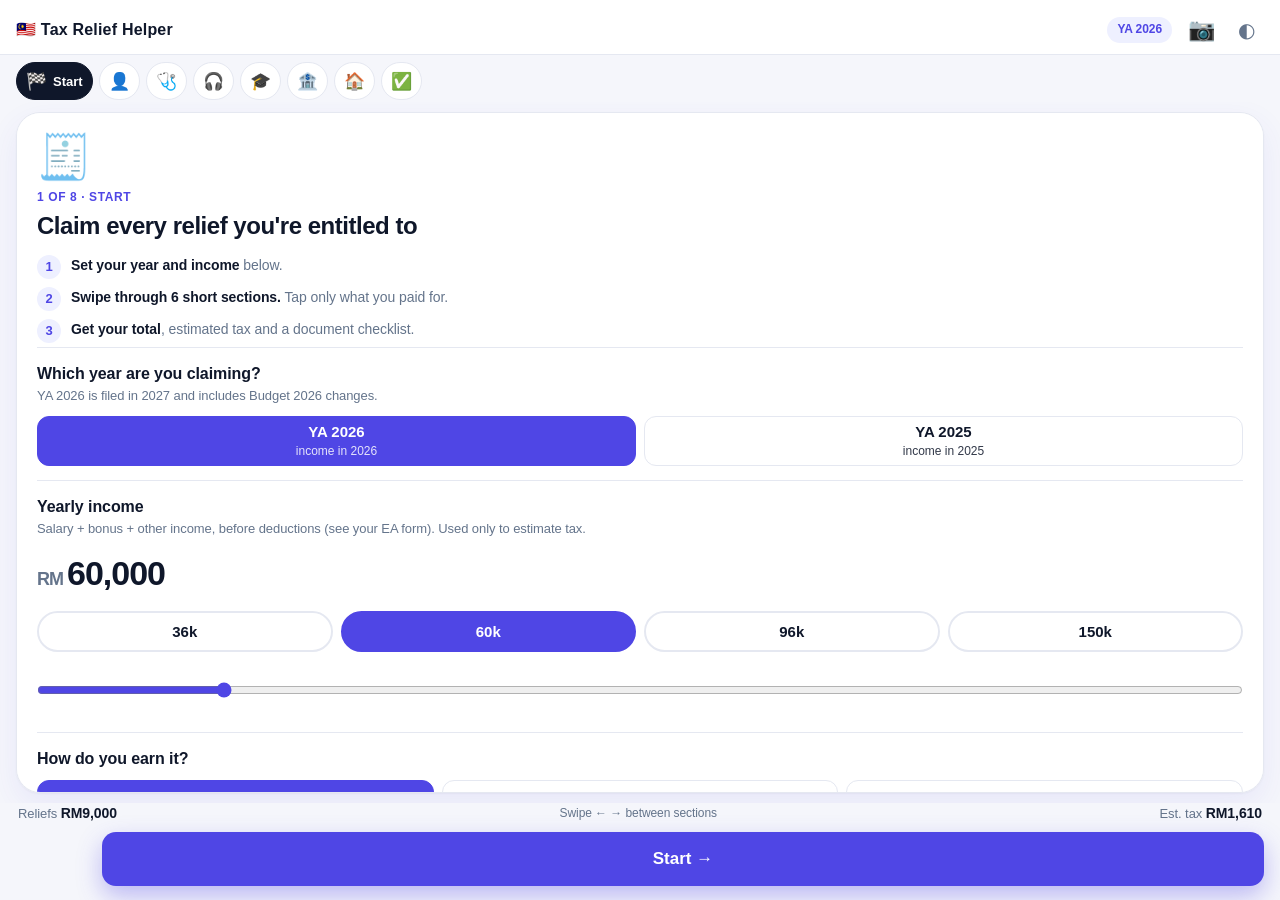
<file: index.html>
<!doctype html>
<html lang="en">
<head>
<meta charset="utf-8">
<meta name="viewport" content="width=device-width, initial-scale=1">
<title>Tax Relief Helper</title>
<meta http-equiv="refresh" content="0; url=tax-relief/">
<link rel="canonical" href="tax-relief/">
<style>body{font:16px/1.5 -apple-system,BlinkMacSystemFont,"Segoe UI",Roboto,sans-serif;margin:0;padding:40px 16px;text-align:center;background:#f4f6f5;color:#14201d}a{color:#0f766e;font-weight:700}</style>
</head>
<body>
<p>Opening the Tax Relief Helper…</p>
<p><a href="tax-relief/">Tap here if it doesn't open</a></p>
<script>location.replace("tax-relief/" + location.search + location.hash);</script>
</body>
</html>
</file>
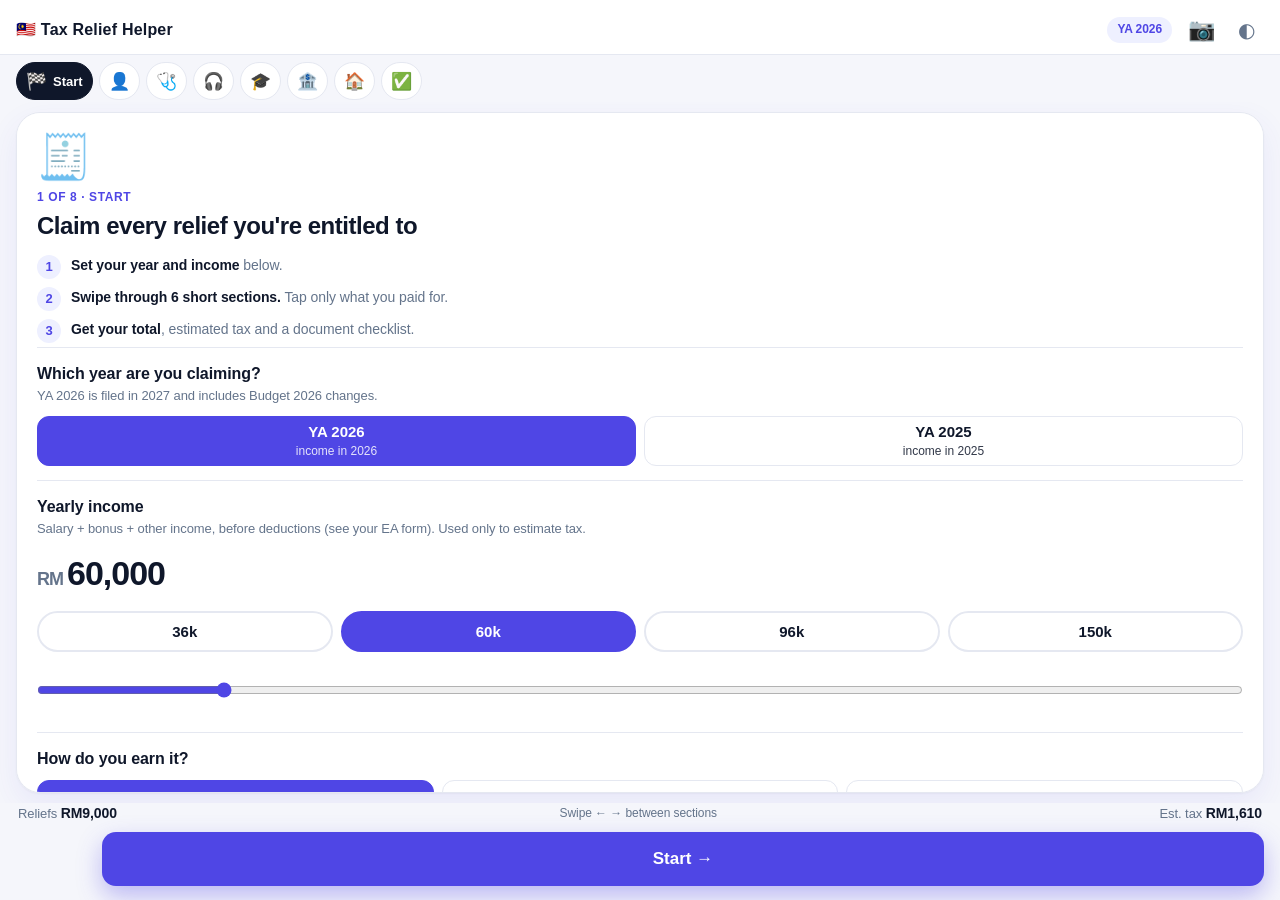
<file: tax-relief/index.html>
<!doctype html>
<html lang="en">
<head>
<meta charset="utf-8">
<meta name="viewport" content="width=device-width, initial-scale=1, viewport-fit=cover, user-scalable=no">
<meta name="theme-color" content="#4f46e5">
<meta name="apple-mobile-web-app-capable" content="yes">
<meta name="apple-mobile-web-app-status-bar-style" content="black-translucent">
<meta name="apple-mobile-web-app-title" content="Relief Helper">
<title>Tax Relief Helper</title>
<style>
:root{
  /* Horizon: clean fintech. Indigo accent on cool whites. */
  --bg:#f5f6fb; --card:#ffffff; --ink:#0f172a; --muted:#64748b; --line:#e5e8f1;
  --brand:#4f46e5; --brand-ink:#ffffff; --brand-soft:#eef0ff; --accent:#f59e0b; --danger:#dc2626; --ok:#16a34a;
  --shadow:0 1px 2px rgba(15,23,42,.04), 0 12px 32px rgba(79,70,229,.08);
  --hero:linear-gradient(135deg,#4f46e5 0%,#6d5df6 55%,#8b7bff 100%);
  --tab-cur-bg:#0f172a; --tab-cur-ink:#ffffff;
}
@media (prefers-color-scheme: dark){
  :root:not([data-theme="light"]){
    --bg:#0b1020; --card:#141a2e; --ink:#e7eaf6; --muted:#94a0bf; --line:#252d48;
    --brand:#8b85ff; --brand-ink:#0b0d24; --brand-soft:#232a55; --accent:#fbbf24; --danger:#f87171; --ok:#4ade80;
    --shadow:0 12px 32px rgba(0,0,0,.45);
    --hero:linear-gradient(135deg,#3b33c9 0%,#5546e0 55%,#6f62f0 100%);
    --tab-cur-bg:#e7eaf6; --tab-cur-ink:#0b1020;
    color-scheme:dark;
  }
}
:root[data-theme="dark"]{
  color-scheme:dark;
  --bg:#0b1020; --card:#141a2e; --ink:#e7eaf6; --muted:#94a0bf; --line:#252d48;
  --brand:#8b85ff; --brand-ink:#0b0d24; --brand-soft:#232a55; --accent:#fbbf24; --danger:#f87171; --ok:#4ade80;
  --shadow:0 12px 32px rgba(0,0,0,.45);
  --hero:linear-gradient(135deg,#3b33c9 0%,#5546e0 55%,#6f62f0 100%);
  --tab-cur-bg:#e7eaf6; --tab-cur-ink:#0b1020;
}
*{box-sizing:border-box;-webkit-tap-highlight-color:transparent}
html,body{margin:0;height:100%;background:var(--bg);color:var(--ink);font:16px/1.45 -apple-system,BlinkMacSystemFont,"Segoe UI",Roboto,Helvetica,Arial,sans-serif;overscroll-behavior:none}
body{display:flex;flex-direction:column;padding:env(safe-area-inset-top,0px) env(safe-area-inset-right,0px) env(safe-area-inset-bottom,0px) env(safe-area-inset-left,0px)}
header{display:flex;align-items:center;gap:10px;padding:12px 16px 6px}
header h1{font-size:15px;margin:0;font-weight:700;letter-spacing:.2px;flex:1}
header .pill{font-size:12px;font-weight:700;background:var(--brand-soft);color:var(--brand);padding:4px 10px;border-radius:99px}
.iconbtn{border:0;background:transparent;color:var(--muted);font-size:20px;width:36px;height:36px;border-radius:10px}
.progress{height:4px;margin:4px 16px 0;background:var(--line);border-radius:4px;overflow:hidden}
.progress>i{display:block;height:100%;width:0;background:var(--brand);transition:width .3s}
.meta{display:flex;justify-content:space-between;font-size:12px;color:var(--muted);padding:6px 18px 0}
main{flex:1;position:relative;overflow:hidden;touch-action:pan-y}
.card>*{flex-shrink:0}
.card{position:absolute;inset:10px 16px 10px;background:var(--card);border-radius:22px;box-shadow:var(--shadow);padding:22px 20px;display:flex;flex-direction:column;overflow-y:auto;transition:transform .28s ease,opacity .28s ease}
.card.out-left{transform:translateX(-110%);opacity:0}
.card.out-right{transform:translateX(110%);opacity:0}
.card.in-right{transform:translateX(110%);opacity:0;transition:none}
.card.in-left{transform:translateX(-110%);opacity:0;transition:none}
.emoji{font-size:44px;line-height:1;margin-bottom:10px}
.kicker{font-size:12px;font-weight:700;text-transform:uppercase;letter-spacing:.8px;color:var(--brand)}
h2{font-size:24px;line-height:1.2;margin:6px 0 8px}
p.sub{color:var(--muted);margin:0 0 14px;font-size:15px}
.cap{display:inline-block;font-size:13px;font-weight:700;color:var(--ink);background:var(--brand-soft);padding:4px 10px;border-radius:99px;margin-bottom:14px}
.spacer{flex:1;min-height:12px}
.opts{display:grid;gap:10px}
.opt{display:flex;align-items:center;gap:12px;width:100%;text-align:left;border:2px solid var(--line);background:transparent;color:var(--ink);border-radius:16px;padding:16px;font-size:17px;font-weight:600}
.opt .e{font-size:24px}
.opt.sel{border-color:var(--brand);background:var(--brand-soft)}
.opt:active{transform:scale(.98)}
.row2{display:grid;grid-template-columns:1fr 1fr;gap:10px}
.big{font-size:40px;font-weight:800;letter-spacing:-1px;margin:6px 0 2px;font-variant-numeric:tabular-nums}
.big small{font-size:18px;font-weight:700;color:var(--muted);margin-right:4px}
.chips{display:flex;flex-wrap:wrap;gap:8px;margin:12px 0}
.chip{border:2px solid var(--line);background:transparent;color:var(--ink);border-radius:99px;padding:10px 14px;font-size:15px;font-weight:700}
.chip.sel{border-color:var(--brand);background:var(--brand);color:var(--brand-ink)}
input[type=range]{width:100%;height:44px;accent-color:var(--brand);margin:4px 0}
.stepper{display:flex;align-items:center;justify-content:space-between;border:2px solid var(--line);border-radius:16px;padding:8px 10px 8px 16px;margin-bottom:10px}
.stepper .lab{font-weight:600;font-size:15px;flex:1;padding-right:8px}
.stepper .lab small{display:block;color:var(--muted);font-weight:500;font-size:12.5px}
.stepper .ctl{display:flex;align-items:center;gap:8px}
.stepper button{width:44px;height:44px;border-radius:12px;border:0;background:var(--brand-soft);color:var(--brand);font-size:24px;font-weight:800}
.stepper .n{min-width:24px;text-align:center;font-weight:800;font-size:20px;font-variant-numeric:tabular-nums}
.sublist .item{border-top:1px solid var(--line);padding:12px 0}
.sublist .item:first-child{border-top:0}
.sublist .hd{display:flex;justify-content:space-between;font-weight:600;font-size:15px}
.sublist .hd span:last-child{font-variant-numeric:tabular-nums}
.note{font-size:13px;color:var(--muted);background:var(--bg);border-radius:12px;padding:10px 12px;margin-top:12px}
.warn{color:var(--danger)}
.nav{display:flex;gap:10px;padding:0 16px 14px}
.nav button{flex:1;height:54px;border-radius:16px;border:0;font-size:17px;font-weight:700}
.nav .back{background:var(--card);color:var(--ink);box-shadow:var(--shadow);flex:0 0 76px}
.nav .next{background:var(--brand);color:var(--brand-ink)}
.nav .skip{background:transparent;color:var(--muted);flex:0 0 auto;padding:0 12px}
.hint{text-align:center;font-size:12px;color:var(--muted);padding:0 0 6px}
.sum-row{display:flex;justify-content:space-between;gap:12px;padding:9px 0;border-bottom:1px solid var(--line);font-size:15px}
.sum-row span:last-child{font-weight:700;font-variant-numeric:tabular-nums;white-space:nowrap}
.sum-row.total{border-bottom:0;font-size:17px}
.hero{background:var(--brand);color:var(--brand-ink);border-radius:18px;padding:16px;margin:4px 0 14px}
.hero .l{font-size:13px;opacity:.85;font-weight:600}
.hero .v{font-size:32px;font-weight:800;font-variant-numeric:tabular-nums}
.hero .g{display:grid;grid-template-columns:1fr 1fr;gap:10px;margin-top:10px}
.hero .g div{background:rgba(255,255,255,.14);border-radius:12px;padding:8px 10px}
.hero .g b{display:block;font-size:18px}
h3{font-size:15px;margin:18px 0 6px}
.docs li{margin:4px 0;font-size:14px}
.actions{display:grid;grid-template-columns:1fr 1fr;gap:10px;margin-top:16px}
.actions button{height:48px;border-radius:14px;border:2px solid var(--line);background:transparent;color:var(--ink);font-weight:700;font-size:15px}
.toast{position:fixed;left:50%;bottom:calc(90px + env(safe-area-inset-bottom));transform:translateX(-50%);background:var(--ink);color:var(--bg);padding:10px 16px;border-radius:12px;font-size:14px;opacity:0;transition:opacity .2s;pointer-events:none}
.toast.show{opacity:1}
@media print{
  header,.progress,.meta,.nav,.hint,.actions{display:none!important}
  main{overflow:visible}
  .card{position:static;box-shadow:none;inset:auto}
}
.sheet{position:fixed;inset:0;background:var(--bg);z-index:20;display:none;flex-direction:column;padding:env(safe-area-inset-top,0px) env(safe-area-inset-right,0px) env(safe-area-inset-bottom,0px) env(safe-area-inset-left,0px)}
.sheet.open{display:flex}
.sheet .top{display:flex;align-items:center;gap:10px;padding:12px 16px}
.sheet .top h1{flex:1;font-size:17px;margin:0}
.sheet .body{flex:1;overflow-y:auto;padding:0 16px 24px}
.panel{background:var(--card);border-radius:20px;box-shadow:var(--shadow);padding:18px;margin-bottom:14px}
.snap{display:flex;align-items:center;justify-content:center;gap:10px;width:100%;height:56px;border-radius:16px;border:0;background:var(--brand);color:var(--brand-ink);font-size:17px;font-weight:700}
.snap.alt{background:var(--brand-soft);color:var(--brand)}
.thumb{width:100%;max-height:260px;object-fit:contain;border-radius:14px;background:var(--bg);margin-top:12px}
textarea{width:100%;min-height:110px;border:2px solid var(--line);border-radius:14px;background:var(--bg);color:var(--ink);padding:12px;font:15px/1.4 inherit;font-family:inherit;margin-top:8px;resize:vertical}
.verdict{border-radius:16px;padding:14px;margin-top:12px}
.verdict.ok{background:color-mix(in srgb,var(--ok) 16%,transparent)}
.verdict.maybe{background:color-mix(in srgb,var(--accent) 18%,transparent)}
.verdict.no{background:color-mix(in srgb,var(--danger) 16%,transparent)}
.verdict h4{margin:0 0 4px;font-size:17px}
.verdict p{margin:4px 0;font-size:14px}
.cats{display:flex;flex-wrap:wrap;gap:8px;margin-top:10px}
.rlist .r{display:flex;gap:12px;align-items:center;padding:10px 0;border-top:1px solid var(--line)}
.rlist .r:first-child{border-top:0}
.rlist img{width:52px;height:52px;object-fit:cover;border-radius:10px;background:var(--bg);flex:0 0 52px}
.rlist .m{flex:1;font-size:14px;min-width:0}
.rlist .m b{display:block;font-size:15px;white-space:nowrap;overflow:hidden;text-overflow:ellipsis}
.rlist .x{border:0;background:transparent;color:var(--muted);font-size:20px;width:40px;height:40px}
.dot{display:inline-block;width:9px;height:9px;border-radius:50%;margin-right:6px}
.badge{position:absolute;top:2px;right:2px;min-width:18px;height:18px;border-radius:9px;background:var(--accent);color:#000;font-size:11px;font-weight:800;display:none;align-items:center;justify-content:center;padding:0 5px}
.danger{background:var(--danger)!important;color:#fff!important}
.items .it{display:flex;gap:10px;padding:8px 0;border-top:1px solid var(--line);font-size:14px}
.items .it:first-child{border-top:0}
.items .it .nm{flex:1;min-width:0}
.items .it .nm small{display:block;color:var(--muted)}
.items .it .am{font-weight:700;font-variant-numeric:tabular-nums;white-space:nowrap}
.addbtn{margin-top:8px}
.addbtn:disabled{opacity:.6}
details.fallback summary{font-weight:700;cursor:pointer;padding:4px 0}
.spin{display:inline-block;animation:spin 1s linear infinite}
@keyframes spin{to{transform:rotate(360deg)}}
@media (prefers-reduced-motion: reduce){.spin{animation:none}.card{transition:none}}
.tabs{display:flex;gap:6px;padding:8px 16px 2px;overflow-x:auto;scrollbar-width:none;-webkit-overflow-scrolling:touch}
.tabs::-webkit-scrollbar{display:none}
.tabs button{flex:0 0 auto;height:38px;min-width:38px;border-radius:99px;border:2px solid transparent;background:var(--card);color:var(--muted);font-size:17px;padding:0 9px;display:flex;align-items:center;gap:6px;font-weight:700}
.tabs button .nm{font-size:13px;display:none}
.tabs button.cur{background:var(--brand);color:var(--brand-ink)}
.tabs button.cur .nm{display:inline}
.tabs button.done{border-color:var(--brand-soft)}
.field{padding:14px 0;border-top:1px solid var(--line)}
.field.first{border-top:0;padding-top:4px}
.flabel{font-weight:700;font-size:16px;margin-bottom:10px}
.flabel small{display:block;font-weight:500;color:var(--muted);font-size:13px;margin-top:2px}
.seg{display:flex;gap:8px;flex-wrap:wrap}
.seg button{flex:1 1 0;min-width:88px;min-height:48px;border-radius:14px;border:2px solid var(--line);background:transparent;color:var(--ink);font-weight:700;font-size:15px;padding:6px 8px;line-height:1.2}
.seg button small{font-weight:500;font-size:12px;opacity:.85}
.seg button.sel{border-color:var(--brand);background:var(--brand);color:var(--brand-ink)}
.reveal{margin-left:6px;padding-left:12px;border-left:3px solid var(--brand-soft)}
.rel{border:2px solid var(--line);border-radius:16px;margin-bottom:10px;overflow:hidden;background:var(--card)}
.rel.has{border-color:color-mix(in srgb,var(--brand) 55%,var(--line))}
.relhd{display:flex;align-items:center;gap:12px;width:100%;padding:14px;border:0;background:transparent;color:var(--ink);text-align:left;font-size:16px;font-weight:700}
.relhd .e{font-size:24px;width:30px;text-align:center;flex:0 0 30px}
.relhd .t{flex:1;min-width:0}
.relhd small{display:block;font-weight:500;font-size:12.5px;color:var(--muted);margin-top:2px}
.relhd .v{font-variant-numeric:tabular-nums;font-size:15px;color:var(--brand);white-space:nowrap;font-weight:800}
.rel:not(.has) .relhd .v{color:var(--muted);font-weight:700}
.relhd .chev{color:var(--muted);transition:transform .2s;font-size:12px}
.rel.open .chev{transform:rotate(90deg)}
.relbd{padding:0 14px 14px}
.relbd .big{font-size:32px}
.auto{background:var(--brand-soft);border-radius:16px;padding:12px 14px;margin-top:6px}
.auto .sum-row{border-color:color-mix(in srgb,var(--brand) 25%,transparent);font-size:14px}
.auto .sum-row:last-child{border-bottom:0}
.how{display:grid;gap:8px;margin:6px 0 4px;padding:0;list-style:none}
.how li{display:flex;gap:10px;align-items:flex-start;font-size:14px;color:var(--muted)}
.how li b{color:var(--ink)}
.how .n{flex:0 0 24px;height:24px;border-radius:50%;background:var(--brand-soft);color:var(--brand);font-weight:800;font-size:13px;display:flex;align-items:center;justify-content:center}
.endhint{text-align:center;color:var(--muted);font-size:13px;margin:14px 0 2px}
.totals{display:flex;justify-content:space-between;align-items:center;gap:8px;padding:0 18px 8px;font-size:13px;color:var(--muted)}
.totals b{color:var(--ink);font-variant-numeric:tabular-nums;font-size:14px}
#hint{flex:1;text-align:center;font-size:12px}
.inc-chips .chip{flex:1 1 0}
/* ---- Horizon structure ---- */
body{font-family:"Inter",-apple-system,BlinkMacSystemFont,"Segoe UI",Roboto,sans-serif;letter-spacing:-.005em}
header{background:var(--card);box-shadow:0 1px 0 var(--line)}
header h1{font-weight:800;font-size:16px}
.card{border-radius:24px;border:1px solid var(--line)}
h2{font-weight:800;letter-spacing:-.02em}
.hero{background:var(--hero);border-radius:22px;color:#fff}
.tabs button{background:var(--card);border:1px solid var(--line)}
.tabs button.cur{background:var(--tab-cur-bg);color:var(--tab-cur-ink);border-color:var(--tab-cur-bg)}
.tabs button.done{border-color:color-mix(in srgb,var(--brand) 40%,var(--line))}
.seg button{border-width:1.5px;border-radius:12px}
.rel{border-width:1px;border-radius:18px;box-shadow:0 1px 2px rgba(15,23,42,.04)}
.nav .next{border-radius:14px;box-shadow:0 10px 24px color-mix(in srgb,var(--brand) 35%,transparent)}
.kicker{color:var(--brand);letter-spacing:.6px}
</style>
</head>
<body>
<header>
  <h1>🇲🇾 Tax Relief Helper</h1>
  <span class="pill" id="yaPill">YA 2026</span>
  <button class="iconbtn" id="receiptBtn" aria-label="Check a receipt" style="position:relative;font-size:22px">📷<span class="badge" id="rcBadge"></span></button>
  <button class="iconbtn" id="themeBtn" aria-label="Switch theme">◐</button>
</header>
<nav class="tabs" id="tabs" aria-label="Sections"></nav>
<main id="stage"></main>
<div class="totals"><span>Reliefs <b id="totRel">RM9,000</b></span><span id="hint">Swipe ← → between sections</span><span>Est. tax <b id="totTax">RM0</b></span></div>
<div class="nav">
  <button class="back" id="backBtn" aria-label="Previous section">←</button>
  <button class="next" id="nextBtn">Next →</button>
</div>
<div class="toast" id="toast"></div>

<div class="sheet" id="sheet" role="dialog" aria-label="Receipt checker">
  <div class="top"><button class="iconbtn" id="sheetClose" aria-label="Close">✕</button><h1>📷 Receipt checker</h1><span class="pill" id="sheetYa"></span></div>
  <div class="body">
    <div class="panel">
      <div class="kicker">Upload a receipt</div>
      <p class="sub" style="margin:6px 0 12px" id="aiNote">Take a photo or pick one from your gallery. Claude reads every item and checks it against the YA relief rules.</p>
      <label class="snap" for="photoIn">📸 Snap or upload receipt</label>
      <input id="photoIn" type="file" accept="image/jpeg,image/png,image/webp,image/heic,image/*" hidden>
      <img id="photoPrev" class="thumb" alt="" hidden>
      <div id="rcResult"></div>
    </div>
    <div class="panel">
      <details id="aiSettings">
        <summary style="font-weight:700;cursor:pointer;padding:4px 0">⚙️ AI receipt checking: <span id="aiState">off</span></summary>
        <p class="sub" style="margin:8px 0 6px">Paste your Anthropic API key to let Claude read receipt photos. The key is saved only in this browser on this device and is sent only to Anthropic. Each check costs about RM0.15–0.25 on your Anthropic account.</p>
        <p class="sub" style="margin:0 0 8px">Get a key at <b>console.anthropic.com</b> → API Keys. Use a key just for this app and set a monthly spend limit there.</p>
        <input id="aiKey" type="password" autocomplete="off" placeholder="sk-ant-..." style="width:100%;height:48px;border:2px solid var(--line);border-radius:14px;background:var(--bg);color:var(--ink);padding:0 12px;font-size:15px">
        <div class="row2" style="margin-top:10px"><button class="snap" id="aiKeySave">Save key</button><button class="snap alt" id="aiKeyClear">Remove key</button></div>
      </details>
    </div>
    <div class="panel">
      <details class="fallback" id="fallback">
        <summary>No photo? Type the receipt instead</summary>
        <p class="sub" style="margin:6px 0 0">Type the shop and items, or on iPhone tap the box and choose <b>Scan Text</b>. This quick check uses built-in keyword rules.</p>
        <textarea id="rcText" placeholder="e.g. Popular Bookstore, novel RM45"></textarea>
        <button class="snap alt" id="rcCheck" style="margin-top:10px">🔍 Check eligibility</button>
        <div id="rcTextResult"></div>
      </details>
    </div>
    <div class="panel">
      <div class="kicker">Saved receipts · <span id="rcCount">0</span></div>
      <div class="rlist" id="rcList"></div>
    </div>
    <div class="note">This checker matches keywords against LHDN relief rules. It's a guide, not a ruling. When in doubt, keep the receipt and confirm with LHDN (HASiL Contact Centre or hasil.gov.my).</div>
  </div>
</div>

<script>
"use strict";
/* ============================================================
   RELIEF DATA — Malaysia resident individual, Form BE.
   YA 2025 = income earned in 2025 (filed in 2026).
   YA 2026 = income earned in 2026 (filed in 2027), with Budget 2026 changes.
   Figures compiled from published guides; verify against LHDN (hasil.gov.my).
   ============================================================ */
const RM = n => "RM" + Math.round(n).toLocaleString("en-MY");
const RM2 = n => "RM" + Number(n).toLocaleString("en-MY",{minimumFractionDigits:2,maximumFractionDigits:2});
const BANDS = [[5000,0],[15000,.01],[15000,.03],[15000,.06],[20000,.11],[30000,.19],[300000,.25],[200000,.26],[1400000,.28],[Infinity,.30]];
function taxOn(ci){let t=0,left=Math.max(0,ci);for(const [w,r] of BANDS){const x=Math.min(left,w);t+=x*r;left-=x;if(left<=0)break;}return t;}

const RELIEFS = [
  {id:"individual", cat:"Personal", e:"🧍", t:"Individual & dependent relatives", cap:9000, auto:true,
   docs:[], note:"Given automatically to every resident individual."},
  {id:"disabledSelf", cat:"Personal", e:"♿", t:"Disabled individual", cap:7000, fixed:true, when:s=>s.a.disabled==="yes",
   docs:["JKM disability (OKU) card / certification"]},
  {id:"spouse", cat:"Family", e:"💍", t:"Spouse / alimony to former wife", cap:4000, fixed:true, when:s=>s.a.married==="yes" && s.a.spouseIncome==="no",
   docs:["Marriage certificate","Spouse's proof of no income / joint assessment election"]},
  {id:"disabledSpouse", cat:"Family", e:"♿", t:"Disabled spouse", cap:6000, fixed:true, when:s=>s.a.married==="yes" && s.a.spouseDisabled==="yes",
   docs:["Spouse's JKM certification"]},
  {id:"childcare", cat:"Children", e:"🧸", ya:{2025:"Registered childcare centre / kindergarten, child aged 6 or below",2026:"Registered childcare, kindergarten, day-care or after-school transit centre, child aged 12 or below"},
   t:"Childcare / kindergarten fees", cap:3000, when:()=>hasKids(),
   docs:["Receipts from a centre registered with JKM / Ministry of Education"], tip:"Only one parent can claim for the same child."},
  {id:"breastfeed", cat:"Children", e:"🍼", t:"Breastfeeding equipment", cap:1000, when:s=>s.a.gender==="f" && hasKids(),
   docs:["Receipt for breast pump, cooler bag, etc."], tip:"Mothers only, child aged 2 or below, once every 2 years."},
  {id:"sspn", cat:"Children", e:"🎓", t:"SSPN net savings", cap:8000, when:()=>hasKids(),
   docs:["SSPN annual statement (deposits minus withdrawals in the year)"]},
  {id:"medical", cat:"Medical", e:"🩺", t:"Medical expenses — self, spouse & children", cap:10000, group:true, when:()=>true,
   subs:[
     {id:"serious", t:"Serious illness & fertility treatment", cap:10000},
     {id:"vaccine", t:"Vaccinations", cap:1000, ya:{2025:"Listed vaccines only",2026:"Any NPRA-registered vaccine"}},
     {id:"dental", t:"Dental examination & treatment", cap:1000},
     {id:"checkup", t:"Check-up, screening, self-test kits, mental health", cap:1000},
     {id:"learning", t:"Child learning disability — diagnosis & intervention", capYA:{2025:6000,2026:10000}, when:()=>hasKids()}
   ], docs:["Clinic/hospital receipts","Doctor's certification for serious illness"]},
  {id:"parents", cat:"Medical", e:"👵", t:"Medical care for parents / grandparents", cap:8000, when:()=>true,
   docs:["Receipts","Medical practitioner's certification for care/treatment"], tip:"Includes full check-up & vaccination (sub-limit RM1,000). Parents must live in Malaysia."},
  {id:"equipment", cat:"Medical", e:"🦽", t:"Supporting equipment for disabled family", cap:6000, when:()=>true,
   docs:["Receipts for wheelchair, hearing aid, dialysis machine, prosthetics, etc."], tip:"Spectacles and optical lenses don't qualify."},
  {id:"eduFees", cat:"Education", e:"📚", t:"Your own education fees", cap:7000, when:()=>true,
   docs:["Fee receipts","Offer letter / course details"], tip:"Recognised upskilling / self-enhancement courses are capped at RM2,000 within this."},
  {id:"lifestyle", cat:"Lifestyle", e:"📱", t:"Lifestyle — books, gadgets, internet", cap:2500, when:()=>true,
   docs:["Receipts for books, phone, tablet, PC","Internet bills in your name"], tip:"Not for business use. Covers self, spouse and children."},
  {id:"sports", cat:"Lifestyle", e:"🏸", t:"Sports & fitness", cap:1000, when:()=>true,
   docs:["Receipts for equipment, gym / court fees, race registrations"]},
  {id:"tourism", cat:"Lifestyle", e:"🏝️", t:"Tourist attraction & cultural entrance fees", cap:1000, onlyYA:[2026], when:()=>true,
   docs:["Entrance tickets / receipts"], tip:"New for YA 2026 (Budget 2026)."},
  {id:"green", cat:"Lifestyle", e:"🔌", ya:{2025:"EV charging equipment / subscription, food waste composting machine",2026:"EV charging, composting machine, food waste grinder, home CCTV"},
   t:"EV charging & green home items", cap:2500, when:()=>true,
   docs:["Purchase / installation / subscription receipts"], tip:"Not for business use."},
  {id:"epf", cat:"Savings", e:"🏦", t:"EPF contributions (employee)", cap:4000, suggest:s=>Math.min(4000,s.income*0.11), when:s=>(s.a.job||"employed")!=="other",
   docs:["EA form (shows EPF deducted)","i-Akaun statement"], tip:"Part of the RM7,000 combined life insurance + EPF limit."},
  {id:"life", cat:"Savings", e:"🛡️", t:"Life insurance / family takaful", ya:{2025:"Self and spouse",2026:"Self, spouse and (new) eligible children"}, cap:3000, when:()=>true,
   docs:["Insurer's annual premium statement"]},
  {id:"prs", cat:"Savings", e:"📈", t:"Private Retirement Scheme & deferred annuity", cap:3000, when:()=>true,
   docs:["PRS provider's annual statement"]},
  {id:"eduMed", cat:"Savings", e:"🏥", t:"Education & medical insurance premiums", cap:4000, when:()=>true,
   docs:["Insurer's annual premium statement"]},
  {id:"socso", cat:"Savings", e:"🧾", t:"SOCSO & EIS contributions", cap:350, suggest:s=>(s.a.job||"employed")==="employed"?Math.min(350,Math.round(Math.min(s.income,72000)*0.007)):0, when:s=>(s.a.job||"employed")==="employed",
   docs:["EA form / payslips"]},
  {id:"home", cat:"Housing", e:"🏠", t:"First home loan interest", capFn:s=>s.a.homePrice==="mid"?5000:7000, when:()=>true,
   docs:["SPA (signed 1 Jan 2025 – 31 Dec 2027)","Bank's yearly interest statement"], tip:"Interest only, first 3 consecutive years. RM7,000 if price ≤ RM500k; RM5,000 if RM500,001–750,000."}
];

/* Child relief per head (fixed). */
const KIDS = [
  {id:"u18", t:"Under 18", rm:2000},
  {id:"preU", t:"18+ in pre-university", sub:"A-Level, matriculation, foundation", rm:2000},
  {id:"higher", t:"18+ diploma or degree", sub:"Diploma+ in Malaysia, degree+ abroad", rm:8000},
  {id:"oku", t:"Disabled child", sub:"Unmarried, any age", rm:8000},
  {id:"okuStudy", t:"Disabled child also in higher education", sub:"Adds RM8,000 on top", rm:8000}
];

/* ============================================================ STATE */
const KEY = "my-tax-relief-helper-v1";
const fresh = () => ({ya:2026, income:60000, a:{}, amt:{}, sub:{}, kids:{}, zakat:0, donation:0, step:0, sec:"start", seen:{}, receipts:[]});
let S = fresh();
try{ const saved = JSON.parse(localStorage.getItem(KEY)||"null"); if(saved && saved.a) S = Object.assign(fresh(), saved); }catch(e){}
if(!S.seen) S.seen={};
const save = () => { try{ localStorage.setItem(KEY, JSON.stringify(S)); }catch(e){} };

function capOf(r){ if(r.capFn) return r.capFn(S); return r.cap; }
function subCap(sb){ return sb.capYA ? sb.capYA[S.ya] : sb.cap; }
function activeReliefs(){ return RELIEFS.filter(r => (!r.onlyYA || r.onlyYA.includes(S.ya)) && (!r.when || r.when(S))); }
function claimOf(r){
  if(r.auto) return r.cap;
  if(r.group){ const subs=r.subs.filter(sb=>!sb.when||sb.when(S)); let t=0; for(const sb of subs) t+=Math.min(S.sub[sb.id]||0, subCap(sb)); return Math.min(t, r.cap); }
  if(r.fixed) return r.cap;
  return Math.min(S.amt[r.id]||0, capOf(r));
}
function hasKids(){ return KIDS.reduce((t,k)=>t+(S.kids[k.id]||0),0)>0; }
function kidsTotal(){ return KIDS.reduce((t,k)=>t+(S.kids[k.id]||0)*k.rm,0); }
function compute(){
  const rel = activeReliefs();
  let reliefs = rel.reduce((t,r)=>t+claimOf(r),0);
  // EPF + life insurance share a RM7,000 combined limit
  const epf = rel.find(r=>r.id==="epf") ? claimOf(RELIEFS.find(r=>r.id==="epf")) : 0;
  const life = claimOf(RELIEFS.find(r=>r.id==="life"));
  const over = Math.max(0, epf + life - 7000); reliefs -= over;
  if(hasKids()) reliefs += kidsTotal();
  const donation = Math.min(S.donation||0, S.income*0.10);
  const aggregate = Math.max(0, S.income - donation);
  const chargeable = Math.max(0, aggregate - reliefs);
  const grossTax = taxOn(chargeable);
  let rebate = 0;
  if(chargeable <= 35000){ rebate += 400; if(S.a.married==="yes" && S.a.spouseIncome==="no") rebate += 400; }
  const zakat = S.zakat||0;
  const payable = Math.max(0, grossTax - rebate - zakat);
  const noRelief = Math.max(0, taxOn(Math.max(0, aggregate - 9000)) - (aggregate-9000<=35000?400:0) - zakat);
  return {reliefs, donation, aggregate, chargeable, grossTax, rebate, zakat, payable, saved: Math.max(0, noRelief - payable)};
}

/* ============================================================ RENDER */
const stage = document.getElementById("stage");
let current = null;

function el(html){ const d=document.createElement("div"); d.className="card"; d.innerHTML=html; return d; }
function esc(s){ return String(s).replace(/[&<>"]/g,c=>({"&":"&amp;","<":"&lt;",">":"&gt;",'"':"&quot;"}[c])); }
function yaText(obj){ return obj ? obj[S.ya] : ""; }

function amountUI(id, cap, value, label){
  const pcts = [0,.25,.5,.75,1];
  const step = cap<=1000?50:cap<=5000?100:250;
  return `<div data-amt="${id}" data-cap="${cap}">
    ${label?`<div class="hd"><span>${esc(label)}</span><span>max ${RM(cap)}</span></div>`:""}
    <div class="big"><small>RM</small><span class="val">${Math.round(value).toLocaleString("en-MY")}</span></div>
    <div class="chips">${pcts.map(p=>`<button class="chip ${Math.round(value)===Math.round(cap*p)?"sel":""}" data-set="${Math.round(cap*p)}">${p===0?"None":p===1?"Max":Math.round(p*100)+"%"}</button>`).join("")}</div>
    <input type="range" min="0" max="${cap}" step="${step}" value="${value}" aria-label="Amount">
  </div>`;
}

/* ============================================================ SECTIONS
   One swipe per topic; everything inside a topic is scroll + tap.
   ============================================================ */
const SECTIONS = [
  {id:"start",  icon:"🏁", name:"Start"},
  {id:"you",    icon:"👤", name:"You & family"},
  {id:"health", icon:"🩺", name:"Health", reliefs:["medical","parents","equipment"]},
  {id:"life",   icon:"🎧", name:"Lifestyle", reliefs:["lifestyle","sports","tourism","green"]},
  {id:"kids",   icon:"🎓", name:"Kids & learning", reliefs:["childcare","breastfeed","sspn","eduFees"]},
  {id:"save",   icon:"🏦", name:"Savings & insurance", reliefs:["epf","life","prs","eduMed","socso"]},
  {id:"home",   icon:"🏠", name:"Home & giving", reliefs:["home"]},
  {id:"sum",    icon:"✅", name:"Summary"}
];
const openRows = new Set();
function visibleSections(){
  const act = new Set(activeReliefs().map(r=>r.id));
  return SECTIONS.filter(sec => !sec.reliefs || sec.id==="home" || sec.reliefs.some(id=>act.has(id)));
}
function secLabel(id){ const v=visibleSections(); const i=v.findIndex(x=>x.id===id); return `${i+1} of ${v.length} · ${v[i].name}`; }
function curIndex(){ const v=visibleSections(); const i=v.findIndex(x=>x.id===S.sec); return i<0?0:i; }

function seg(key, label, opts, help, cur){
  if(cur===undefined) cur=S.a[key];
  return `<div class="flabel">${label}${help?`<small>${help}</small>`:""}</div>
    <div class="seg" role="radiogroup" aria-label="${esc(label)}">${opts.map(o=>`<button role="radio" aria-checked="${String(cur)===String(o.v)}" data-seg="${key}" data-v="${o.v}" class="${String(cur)===String(o.v)?"sel":""}">${o.l}</button>`).join("")}</div>`;
}
const YN2=[{v:"yes",l:"Yes"},{v:"no",l:"No"}];

function reliefCap(r){ return r.group ? r.cap : capOf(r); }
function rowValText(id){
  if(id==="zakat") return S.zakat>0?RM(S.zakat):"Add";
  if(id==="donation") return S.donation>0?RM(Math.min(S.donation,S.income*0.1)):"Add";
  const r=RELIEFS.find(x=>x.id===id); const v=r?claimOf(r):0; return v>0?RM(v):"Add";
}
function rowHas(id){ return rowValText(id)!=="Add"; }
function rowShell(id, emoji, title, small, body){
  const open=openRows.has(id);
  return `<div class="rel ${open?"open":""} ${rowHas(id)?"has":""}" data-rel="${id}">
    <button class="relhd" data-toggle="${id}" aria-expanded="${open}"><span class="e">${emoji}</span><span class="t">${esc(title)}<small>${small}</small></span><span class="v" data-val="${id}">${rowValText(id)}</span><span class="chev">▶</span></button>
    ${open?`<div class="relbd">${body()}</div>`:""}</div>`;
}
function reliefRow(r){
  if(S.amt[r.id]===undefined && r.suggest){ S.amt[r.id]=Math.round(r.suggest(S)/10)*10; }   // EPF/SOCSO estimated from income
  const cap=reliefCap(r), scope=yaText(r.ya);
  return rowShell(r.id, r.e, r.t, `up to ${RM(cap)}${scope?" · "+esc(scope):""}`, ()=>{
    let h="";
    if(r.group){
      const subs=r.subs.filter(sb=>!sb.when||sb.when(S));
      h += `<p class="sub" style="margin:0 0 4px">Combined limit ${RM(r.cap)}. Set each type you paid for.</p><div class="sublist">${subs.map(sb=>`<div class="item">${amountUI("sub:"+sb.id, subCap(sb), Math.min(S.sub[sb.id]||0, subCap(sb)), sb.t)}${sb.ya?`<div class="note" style="margin-top:0">${esc(yaText(sb.ya))}</div>`:""}</div>`).join("")}</div>`;
    } else {
      if(r.id==="home") h += `<div style="margin-bottom:8px">${seg("homePrice","Home price",[{v:"low",l:"≤ RM500k"},{v:"mid",l:"RM500k – 750k"}],"First home, SPA signed 1 Jan 2025 – 31 Dec 2027", S.a.homePrice||"low")}</div>`;
      h += amountUI(r.id, cap, Math.min(S.amt[r.id]||0, cap));
      if(r.suggest) h += `<div class="note">💡 Pre-filled from your income. Check your EA form.</div>`;
    }
    h += rcTally(r.id);
    if(r.tip) h += `<div class="note">${esc(r.tip)}</div>`;
    h += `<div class="note">📎 Keep: ${r.docs.map(esc).join(" · ")}</div>`;
    return h;
  });
}
function reliefRows(ids){
  const act=activeReliefs();
  return ids.map(id=>act.find(r=>r.id===id)).filter(Boolean).map(reliefRow).join("");
}
function sectionHead(id, title, sub){
  return `<div class="kicker">${secLabel(id)}</div><h2>${title}</h2>${sub?`<p class="sub">${sub}</p>`:""}`;
}
const ENDHINT = `<p class="endhint">Done here? Swipe ← or tap Next.</p>`;

function sectionHTML(sec){
  switch(sec.id){
    case "start": {
      const presets=[36000,60000,96000,150000];
      return `<div class="emoji">🧾</div>${sectionHead("start","Claim every relief you're entitled to","")}
        <ol class="how"><li><span class="n">1</span><span><b>Set your year and income</b> below.</span></li>
          <li><span class="n">2</span><span><b>Swipe through ${visibleSections().length-2} short sections.</b> Tap only what you paid for.</span></li>
          <li><span class="n">3</span><span><b>Get your total</b>, estimated tax and a document checklist.</span></li></ol>
        <div class="field">${seg("ya","Which year are you claiming?",[{v:2026,l:"YA 2026<br><small>income in 2026</small>"},{v:2025,l:"YA 2025<br><small>income in 2025</small>"}],"YA 2026 is filed in 2027 and includes Budget 2026 changes.",S.ya)}</div>
        <div class="field"><div class="flabel">Yearly income<small>Salary + bonus + other income, before deductions (see your EA form). Used only to estimate tax.</small></div>
          <div class="big" style="font-size:34px"><small>RM</small><span id="incVal">${S.income.toLocaleString("en-MY")}</span></div>
          <div class="chips inc-chips">${presets.map(p=>`<button class="chip ${S.income===p?"sel":""}" data-inc="${p}">${p/1000}k</button>`).join("")}</div>
          <input id="incRange" type="range" min="0" max="400000" step="1000" value="${S.income}" aria-label="Yearly income"></div>
        <div class="field">${seg("job","How do you earn it?",[{v:"employed",l:"Salaried"},{v:"self",l:"Self-employed"},{v:"other",l:"Other / retired"}],"", S.a.job||"employed")}</div>
        <div class="note">🔒 Your answers stay on this device. Receipt photos go to Claude only if you turn on AI checking (📷).<br>⚠️ Figures follow published LHDN guidance. Confirm on <b>hasil.gov.my</b> before filing. Not tax advice.</div>
        ${ENDHINT}`;
    }
    case "you": {
      const married=S.a.married==="yes";
      const auto=[["🧍 Individual & dependants", 9000]];
      for(const r of activeReliefs()) if(r.fixed) auto.push([r.e+" "+r.t, r.cap]);
      for(const k of KIDS){ const n=S.kids[k.id]||0; if(n) auto.push(["👧 "+k.t+" ×"+n, n*k.rm]); }
      return `${sectionHead("you","You & family","One tap per answer. Reliefs these unlock are added for you automatically.")}
        <div class="field first">${seg("disabled","Are you registered OKU with JKM?",YN2)}</div>
        <div class="field">${seg("married","Are you married?",YN2)}
          ${married?`<div class="reveal" style="margin-top:12px">${seg("spouseIncome","Does your spouse have income?",YN2,"Choose No if your spouse has no income or is jointly assessed under you.")}
            <div style="height:12px"></div>${seg("spouseDisabled","Is your spouse registered OKU?",YN2)}</div>`:""}</div>
        <div class="field">${seg("gender","You are",[{v:"f",l:"Female"},{v:"m",l:"Male"}],"Only used for the mothers' breastfeeding relief.")}</div>
        <div class="field"><div class="flabel">Unmarried children<small>Leave at 0 if none. Claim each child once between you and your spouse.</small></div>
          ${KIDS.map(k=>`<div class="stepper"><div class="lab">${esc(k.t)} <small>${k.sub?esc(k.sub)+" · ":""}${RM(k.rm)} each</small></div>
          <div class="ctl"><button data-kid="${k.id}" data-d="-1" aria-label="Fewer">−</button><span class="n">${S.kids[k.id]||0}</span><button data-kid="${k.id}" data-d="1" aria-label="More">+</button></div></div>`).join("")}</div>
        <div class="auto"><div class="flabel" style="margin-bottom:4px">✓ Included automatically</div>
          ${auto.map(x=>`<div class="sum-row"><span>${esc(x[0])}</span><span>${RM(x[1])}</span></div>`).join("")}</div>
        ${ENDHINT}`;
    }
    case "health":
      return `${sectionHead("health","Health","Medical bills for you, your spouse, children and parents. Tap a row to add an amount.")}${reliefRows(sec.reliefs)}${ENDHINT}`;
    case "life":
      return `${sectionHead("life","Lifestyle","Gadgets, books, internet, sport, outings and green home items. Not for business use.")}${reliefRows(sec.reliefs)}${ENDHINT}`;
    case "kids":
      return `${sectionHead("kids","Kids & learning",hasKids()?"Childcare, education savings for your children, and your own courses.":"Your own studies and courses. Add children in You & family to see childcare and SSPN.")}${reliefRows(sec.reliefs)}${ENDHINT}`;
    case "save":
      return `${sectionHead("save","Savings & insurance","From your EA form and insurer statements. EPF and life insurance share a RM7,000 limit.")}${reliefRows(sec.reliefs)}${ENDHINT}`;
    case "home": {
      const dCap=Math.max(1000, Math.round(S.income*0.10/100)*100);
      return `${sectionHead("home","Home & giving","First-home loan interest, zakat and approved donations.")}
        ${reliefRows(sec.reliefs)}
        ${rowShell("zakat","🕌","Zakat & fitrah","reduces your tax ringgit for ringgit",()=>amountUI("zakat",10000,Math.min(S.zakat,10000))+`<div class="note">📎 Keep the official zakat receipt.</div>`)}
        ${rowShell("donation","🤝","Donations to approved bodies",`up to 10% of income (${RM(S.income*0.1)})`,()=>amountUI("donation",dCap,Math.min(S.donation,dCap))+`<div class="note">📎 The receipt must show the LHDN approval reference number.</div>`)}
        <p class="endhint">That's everything. Swipe ← for your summary.</p>`;
    }
    case "sum": return summaryCard().innerHTML;
  }
  return "";
}

function render(dir){
  const v=visibleSections();
  if(!v.some(x=>x.id===S.sec)) S.sec=v[Math.min(curIndex(), v.length-1)].id;
  const sec=v[curIndex()];
  S.seen[sec.id]=1;
  const card=document.createElement("div"); card.className="card"; card.innerHTML=sectionHTML(sec);
  if(current && dir!==0){
    const old=current; old.classList.add(dir>0?"out-left":"out-right"); setTimeout(()=>old.remove(),300);
    card.classList.add(dir>0?"in-right":"in-left"); stage.appendChild(card);
    requestAnimationFrame(()=>requestAnimationFrame(()=>card.classList.remove("in-right","in-left")));
  } else {
    const keep = current && dir===0 ? current.scrollTop : 0;
    if(current) current.remove();
    stage.appendChild(card); card.scrollTop=keep;
  }
  current=card;
  updateChrome();
  save();
}

function updateChrome(){
  const v=visibleSections(), i=curIndex(), sec=v[i];
  document.getElementById("tabs").innerHTML = v.map((x,j)=>`<button class="${j===i?"cur":""} ${S.seen[x.id]&&j!==i?"done":""}" data-tab="${x.id}" aria-label="${esc(x.name)}" ${j===i?'aria-current="step"':""}>${x.icon}<span class="nm">${esc(x.name)}</span></button>`).join("");
  const curTab=document.querySelector("#tabs .cur"); if(curTab && curTab.scrollIntoView) curTab.scrollIntoView({inline:"center",block:"nearest"});
  document.getElementById("yaPill").textContent="YA "+S.ya;
  const back=document.getElementById("backBtn"), next=document.getElementById("nextBtn");
  back.style.visibility = i===0?"hidden":"visible";
  next.style.display = sec.id==="sum"?"none":"";
  if(sec.id!=="sum") next.textContent = i===0 ? "Start →" : `${v[i+1].name} →`;
  document.getElementById("hint").style.visibility = (i<=1 && !S.seen.health) ? "visible" : "hidden";
  refreshTotals();
}
function refreshTotals(){
  const c=compute();
  document.getElementById("totRel").textContent=RM(c.reliefs);
  document.getElementById("totTax").textContent=RM(c.payable);
}

function summaryCard(){
  const c = compute();
  const rows = [];
  for(const r of activeReliefs()){ const v=claimOf(r); if(v>0) rows.push([r.e+" "+r.t, v, r]); }
  if(hasKids()) for(const k of KIDS){ const n=S.kids[k.id]||0; if(n) rows.push(["👧 Child — "+k.t+" ×"+n, n*k.rm, {docs:["Birth certificate / MyKid","Proof of study for 18+"]}]); }
  const epf=claimOf(RELIEFS.find(r=>r.id==="epf")), life=claimOf(RELIEFS.find(r=>r.id==="life"));
  const docs = new Set(); rows.forEach(r=>(r[2].docs||[]).forEach(d=>docs.add(d)));
  if(S.zakat) docs.add("Zakat receipts"); if(S.donation) docs.add("Donation receipts (approved bodies)");
  const unused = activeReliefs().filter(r=>!r.auto && !r.fixed && claimOf(r)===0).map(r=>r.t);
  return el(`<div class="kicker">${secLabel("sum")}</div><h2>Your YA ${S.ya} claim</h2>
    <div class="hero"><div class="l">Total reliefs</div><div class="v">${RM(c.reliefs)}</div>
      <div class="g"><div>Estimated tax<b>${RM(c.payable)}</b></div><div>Saved by reliefs<b>${RM(c.saved)}</b></div></div></div>
    ${rows.map(r=>`<div class="sum-row"><span>${esc(r[0])}</span><span>${RM(r[1])}</span></div>`).join("")}
    ${epf+life>7000?`<div class="note warn">EPF + life insurance are capped at RM7,000 combined; the extra ${RM(epf+life-7000)} was removed.</div>`:""}
    <h3>Tax estimate</h3>
    <div class="sum-row"><span>Income</span><span>${RM(S.income)}</span></div>
    ${c.donation?`<div class="sum-row"><span>Less approved donations</span><span>− ${RM(c.donation)}</span></div>`:""}
    <div class="sum-row"><span>Less reliefs</span><span>− ${RM(c.reliefs)}</span></div>
    <div class="sum-row"><span>Chargeable income</span><span>${RM(c.chargeable)}</span></div>
    <div class="sum-row"><span>Tax before rebates</span><span>${RM(c.grossTax)}</span></div>
    ${c.rebate?`<div class="sum-row"><span>Rebate (income ≤ RM35k)</span><span>− ${RM(c.rebate)}</span></div>`:""}
    ${c.zakat?`<div class="sum-row"><span>Zakat rebate</span><span>− ${RM(Math.min(c.zakat,c.grossTax-c.rebate>0?c.grossTax-c.rebate:0))}</span></div>`:""}
    <div class="sum-row total"><span>Estimated tax payable</span><span>${RM(c.payable)}</span></div>
    <div class="note">Compare this with the PCB (MTD) your employer deducted (on your EA form) to see if you'll get a refund.</div>
    ${unused.length?`<h3>💡 Not used yet</h3><p class="sub" style="margin:0 0 6px">Tap one to jump there.</p><div class="chips">${unused.map(t=>{ const r=activeReliefs().find(x=>x.t===t); return `<button class="chip" data-jump="${r.id}">${r.e} ${esc(t)}</button>`; }).join("")}</div>`:""}
    <h3>📎 Documents to keep (7 years)</h3>
    <ul class="docs">${[...docs].map(d=>`<li>${esc(d)}</li>`).join("")||"<li>None needed beyond your EA form</li>"}</ul>
    <div class="actions"><button data-act="copy">📋 Copy summary</button><button data-act="print">🖨️ Print / PDF</button></div>
    <button class="snap alt" style="margin-top:12px" data-act="reset">↺ Start over</button>
    <div class="note">Estimate for resident individuals using the YA ${S.ya} tax bands (0%–30%). Not tax advice. Confirm figures with LHDN before submitting on MyTax.</div>`);
}

function summaryText(){
  const c=compute(); const lines=[`Tax relief summary — YA ${S.ya}`];
  for(const r of activeReliefs()){ const v=claimOf(r); if(v>0) lines.push(`${r.t}: ${RM(v)}`); }
  if(hasKids()) for(const k of KIDS){ const n=S.kids[k.id]||0; if(n) lines.push(`Child — ${k.t} ×${n}: ${RM(n*k.rm)}`); }
  lines.push("", `Total reliefs: ${RM(c.reliefs)}`, `Chargeable income: ${RM(c.chargeable)}`, `Estimated tax payable: ${RM(c.payable)}`);
  if(S.zakat) lines.push(`Zakat: ${RM(S.zakat)}`);
  if(c.donation) lines.push(`Approved donations: ${RM(c.donation)}`);
  return lines.join("\n");
}

/* ============================================================ INTERACTION */
function toast(t){ const x=document.getElementById("toast"); x.textContent=t; x.classList.add("show"); clearTimeout(toast.t); toast.t=setTimeout(()=>x.classList.remove("show"),1800); }
let armedReset=false, armTimer=0;
function go(d){
  const v=visibleSections(), ni=curIndex()+d;
  if(ni<0||ni>=v.length) return;
  S.sec=v[ni].id; render(d);
  if(navigator.vibrate) try{navigator.vibrate(8);}catch(e){}
}
function jump(id){ const v=visibleSections(); const to=v.findIndex(x=>x.id===id); if(to<0) return; const d=Math.sign(to-curIndex()); S.sec=id; render(d); }
function refreshLive(){
  document.querySelectorAll("[data-val]").forEach(el=>{ const id=el.dataset.val; el.textContent=rowValText(id); const row=el.closest(".rel"); if(row) row.classList.toggle("has", rowHas(id)); });
  refreshTotals(); save();
}
function setAmt(id, v){
  if(id.startsWith("sub:")) S.sub[id.slice(4)] = v;
  else if(id==="zakat") S.zakat = v; else if(id==="donation") S.donation = v;
  else S.amt[id] = v;
}
function syncAmtBox(box, v){
  box.querySelector(".val").textContent = Math.round(v).toLocaleString("en-MY");
  box.querySelector("input[type=range]").value = v;
  box.querySelectorAll(".chip").forEach(ch=>ch.classList.toggle("sel", +ch.dataset.set===Math.round(v)));
}

document.getElementById("tabs").addEventListener("click", e=>{ const b=e.target.closest("[data-tab]"); if(b) jump(b.dataset.tab); });
stage.addEventListener("click", e=>{
  const b = e.target.closest("button"); if(!b) return;
  if(b.dataset.seg){
    const key=b.dataset.seg, v=b.dataset.v;
    if(key==="ya") S.ya=+v; else S.a[key]=v;
    render(0);   // an answer can reveal follow-up questions or reliefs in place
    return;
  }
  if(b.dataset.toggle){
    const id=b.dataset.toggle;
    if(openRows.has(id)) openRows.delete(id); else openRows.add(id);
    render(0);
    if(openRows.has(id)){
      const row=current.querySelector(`[data-rel="${id}"]`);
      if(row){ const top=row.offsetTop-12; if(top>current.scrollTop+current.clientHeight-240 || top<current.scrollTop) current.scrollTo({top, behavior:"smooth"}); }
    }
    return;
  }
  if(b.dataset.set!==undefined){ const box=b.closest("[data-amt]"); const v=+b.dataset.set; setAmt(box.dataset.amt, v); syncAmtBox(box, v); refreshLive(); return; }
  if(b.dataset.inc){ S.income=+b.dataset.inc; document.getElementById("incVal").textContent=S.income.toLocaleString("en-MY"); document.getElementById("incRange").value=S.income;
    b.parentElement.querySelectorAll(".chip").forEach(c=>c.classList.toggle("sel",c===b)); refreshLive(); return; }
  if(b.dataset.kid){ const k=b.dataset.kid; S.kids[k]=Math.max(0,Math.min(12,(S.kids[k]||0)+ +b.dataset.d)); render(0); return; }
  if(b.dataset.jump){ const id=b.dataset.jump; const sec=SECTIONS.find(x=>x.reliefs&&x.reliefs.includes(id)); if(sec){ openRows.add(id); jump(sec.id); } return; }
  if(b.dataset.act==="print"){ window.print(); return; }
  if(b.dataset.act==="copy"){ const t=summaryText(); (navigator.clipboard?navigator.clipboard.writeText(t):Promise.reject()).then(()=>toast("Summary copied"),()=>showCopyBox(t)); return; }
  if(b.dataset.act==="reset"){
    if(!armedReset){ armedReset=true; b.textContent="Tap again to clear all answers"; b.classList.add("danger"); clearTimeout(armTimer); armTimer=setTimeout(()=>{armedReset=false; b.classList.remove("danger"); b.textContent="↺ Start over";},3000); return; }
    armedReset=false; clearTimeout(armTimer);
    const keepRc=S.receipts; S=fresh(); S.receipts=keepRc||[]; openRows.clear(); save();
    render(-1); toast("Cleared. Let's start again"); return;
  }
});
stage.addEventListener("input", e=>{
  const r=e.target; if(r.type!=="range") return;
  if(r.id==="incRange"){ S.income=+r.value; document.getElementById("incVal").textContent=S.income.toLocaleString("en-MY");
    r.parentElement.querySelectorAll("[data-inc]").forEach(c=>c.classList.toggle("sel",+c.dataset.inc===S.income)); refreshLive(); return; }
  const box=r.closest("[data-amt]"); if(!box) return; const v=+r.value; setAmt(box.dataset.amt, v); syncAmtBox(box, v); refreshLive();
});

document.getElementById("nextBtn").onclick = ()=>go(1);
document.getElementById("backBtn").onclick = ()=>go(-1);

/* Swipe between sections: a clearly horizontal flick that doesn't start on a slider */
let sx=0, sy=0, st=0, tracking=false;
stage.addEventListener("touchstart", e=>{ if(e.touches.length>1 || e.target.closest("input[type=range]")) {tracking=false;return;} const t=e.touches[0]; sx=t.clientX; sy=t.clientY; st=Date.now(); tracking=true; }, {passive:true});
stage.addEventListener("touchend", e=>{
  if(!tracking) return; tracking=false;
  const t=e.changedTouches[0], dx=t.clientX-sx, dy=t.clientY-sy;
  if(Math.abs(dx)>70 && Math.abs(dx)>Math.abs(dy)*2 && Date.now()-st<600) go(dx<0?1:-1);
}, {passive:true});
document.addEventListener("keydown", e=>{ if(e.target.closest && e.target.closest("input,textarea")) return; if(e.key==="ArrowRight") go(1); if(e.key==="ArrowLeft") go(-1); });

/* Theme toggle (remembered) */
const themeKey="my-tax-relief-theme";
try{ const th=localStorage.getItem(themeKey); if(th) document.documentElement.dataset.theme=th; }catch(e){}
document.getElementById("themeBtn").onclick=()=>{
  const dark = document.documentElement.dataset.theme ? document.documentElement.dataset.theme==="dark" : matchMedia("(prefers-color-scheme: dark)").matches;
  document.documentElement.dataset.theme = dark?"light":"dark";
  try{ localStorage.setItem(themeKey, document.documentElement.dataset.theme); }catch(e){}
};

/* ============================================================
   RECEIPT CHECKER — fully offline keyword rules.
   Text comes from iOS/Android on-device "Scan Text" (Live Text) or typing.
   ============================================================ */
const RULES = [
  // [relief target, label, keywords, conditions note, exclusions]
  {to:"lifestyle", label:"Lifestyle (books, gadgets, internet)", cap:2500,
   kw:["book","buku","novel","majalah","magazine","newspaper","akhbar","kindle","e-book","ebook","popular bookstore","mph","kinokuniya","bookxcess","smartphone","handphone","telefon","iphone","samsung galaxy","xiaomi","oppo","vivo","huawei","honor","realme","tablet","ipad","laptop","notebook","macbook","computer","komputer","desktop pc","imac","internet","broadband","fibre","fiber","unifi","time fibre","maxis home","celcom home","digi home","yes 5g","postpaid","data plan","jalur lebar","udemy","coursera","linkedin learning","skillsfuture"],
   note:"Must be for personal use (not business) and the internet bill must be in your name. Covers you, spouse and children.",
   no:["phone case","casing","screen protector","tempered glass","earphone","earbud","headphone","airpods","charger","power bank","powerbank","smartwatch","smart watch","apple watch","printer","ink","toner","game console","playstation","nintendo","xbox","stationery","alat tulis","pen ","pencil"],
   noWhy:"Accessories (cases, chargers, earphones), smartwatches, printers, consoles and stationery are not covered by lifestyle relief."},
  {to:"sports", label:"Sports & fitness", cap:1000,
   kw:["gym","fitness","anytime fitness","celebrity fitness","fitness first","decathlon","sport","sukan","badminton","racket","raket","shuttlecock","futsal","court","gelanggang","swimming","kolam renang","yoga","pilates","marathon","half marathon","run ","larian","race kit","registration fee","bicycle","basikal","treadmill","dumbbell","golf","tennis","pickleball","football","bola","martial","taekwondo","silat","karate","climbing","training fee","coach"],
   note:"Covers sports equipment, facility rental/entrance, competition registration and gym/training fees, for you, spouse, children or parents.",
   no:["shoe","kasut","sneaker","jersey","attire","apparel","pakaian","t-shirt","tshirt","shorts","legging","sock","stokin","cap ","topi","supplement","protein","whey","massage","spa"],
   noWhy:"Sports clothing, shoes, supplements and massages are not eligible. Only equipment, facility, competition and training fees."},
  {to:"medical:vaccine", label:"Medical — vaccination", cap:1000,
   kw:["vaccin","vaksin","immuni","imunisasi","influenza shot","flu shot","hpv","pneumococcal","rotavirus","hepatitis","shingles","dengue vaccine"],
   note:"For you, spouse or children. YA 2026: any NPRA-registered vaccine. Sub-limit RM1,000 within the RM10,000 medical relief."},
  {to:"medical:dental", label:"Medical — dental", cap:1000,
   kw:["dental","dentist","gigi","scaling","filling","tampal gigi","braces","orthodont","root canal","tooth","teeth"],
   note:"Dental examination and treatment by a registered dentist. Sub-limit RM1,000.",
   no:["toothpaste","ubat gigi","toothbrush","berus gigi","mouthwash","whitening kit"], noWhy:"Toothpaste, toothbrushes and mouthwash are not treatment."},
  {to:"medical:checkup", label:"Medical — check-up, screening, mental health, test kit", cap:1000,
   kw:["check-up","checkup","check up","pemeriksaan","screening","saringan","blood test","ujian darah","health screening","medical examination","mammogram","pap smear","x-ray","mri","ultrasound","psychologist","psychiatrist","counsel","kaunseling","mental health","therapy session","self-test","test kit","covid","antigen","rtk","glucose meter","blood pressure monitor"],
   note:"Full medical check-up, disease screening, mental-health consultation or self-test kits. Sub-limit RM1,000."},
  {to:"medical:serious", label:"Medical — serious illness / fertility", cap:10000,
   kw:["hospital","hospital bill","specialist","pakar","chemotherapy","kemoterapi","dialysis","dialisis","cancer","kanser","heart","jantung","stroke","kidney","buah pinggang","surgery","pembedahan","ivf","fertility","kesuburan","iui","oncology","cardiology"],
   note:"Treatment for serious diseases (e.g. cancer, heart, kidney failure) or fertility treatment, for you, spouse or child. Needs a doctor's certification; normal flu/fever visits don't count.",
   no:["vitamin","supplement","panadol","cough syrup","ubat batuk","plaster","cosmetic","aesthetic","botox","slimming"], noWhy:"Over-the-counter medicine, supplements and cosmetic treatments are not covered."},
  {to:"medical:learning", label:"Medical — child learning disability", capYA:{2025:6000,2026:10000},
   kw:["autism","autisme","adhd","dyslexia","disleksia","speech therapy","terapi pertuturan","occupational therapy","early intervention","intervensi awal","down syndrome","learning disabilit"],
   note:"Diagnosis, early intervention or rehabilitation for a child aged 18 or below, by a registered provider."},
  {to:"parents", label:"Parents' medical / care", cap:8000,
   kw:["nursing home","rumah jagaan","caregiver","penjaga","old folks","warga emas","elderly care","parent","ibu bapa","ayah","emak","mother","father","home care","physiotherapy"],
   note:"Medical treatment, dental, special needs or carer costs for your parents/grandparents (living in Malaysia). Needs a medical practitioner's certification. Check-up/vaccination sub-limit RM1,000."},
  {to:"equipment", label:"Equipment for disabled person", cap:6000,
   kw:["wheelchair","kerusi roda","hearing aid","alat bantu dengar","prosthe","artificial limb","kaki palsu","dialysis machine","mesin dialisis","walker","crutch","tongkat","hospital bed","katil hospital","oxygen concentrator"],
   note:"For yourself, spouse, child or parent who is disabled (registered with JKM).",
   no:["spectacle","eyeglass","cermin mata","contact lens","kanta"], noWhy:"Spectacles and optical lenses are specifically excluded."},
  {to:"childcare", label:"Childcare / kindergarten", cap:3000,
   kw:["taska","tadika","kindergarten","preschool","pre-school","prasekolah","nursery","childcare","child care","daycare","day care","transit","after-school","after school","pusat jagaan"],
   note:"Centre must be registered (JKM / Ministry of Education). YA 2026: child up to 12 incl. day-care & after-school transit; YA 2025: child 6 or below. One parent claims per child.",
   no:["tuition","tusyen","school fee","yuran sekolah","uniform","pakaian seragam"], noWhy:"Tuition, school fees and uniforms aren't childcare."},
  {to:"breastfeed", label:"Breastfeeding equipment", cap:1000,
   kw:["breast pump","pam susu","breastpump","milk storage","cooler bag","ice pack","nursing cover","breast milk","spectra","medela","lansinoh"],
   note:"Mothers only, for a child aged 2 or below, once every 2 years."},
  {to:"sspn", label:"SSPN savings", cap:8000, kw:["sspn","ptptn","skim simpanan pendidikan"],
   note:"Net deposits for the year (deposits minus withdrawals). Use the SSPN annual statement."},
  {to:"eduFees", label:"Your own education fees", cap:7000,
   kw:["university","universiti","college","kolej","semester fee","yuran pengajian","tuition fee","master","mba","phd","doktor falsafah","diploma","degree","ijazah","acca","cima","cpa","icaew","cfa","professional certificate","sijil profesional","exam fee","yuran peperiksaan","short course","kursus","training course","upskill"],
   note:"Your own studies: law, accounting, Islamic finance, technical, vocational, scientific or technology courses at diploma+ level, any master's/PhD, or recognised upskilling courses (RM2,000 sub-limit). Children's fees don't count here."},
  {to:"life", label:"Life insurance / takaful", cap:3000,
   kw:["life insurance","insurans hayat","family takaful","takaful keluarga","whole life","term life","investment-linked","great eastern","prudential","aia","allianz","manulife","tokio marine","etiqa","zurich","sun life","fwd","hong leong assurance","premium"],
   note:"Combined RM7,000 with EPF (life insurance part up to RM3,000). Policy on yourself or spouse (and eligible children from YA 2026). Use the insurer's annual statement."},
  {to:"eduMed", label:"Education / medical insurance", cap:4000,
   kw:["medical card","kad perubatan","medical insurance","insurans perubatan","hospitalisation","hospitalization","health insurance","education plan","education insurance","medical takaful","critical illness"],
   note:"Premiums for medical or education policies for you, spouse or children."},
  {to:"prs", label:"Private Retirement Scheme", cap:3000, kw:["prs","private retirement","skim persaraan swasta","deferred annuity","anuiti"],
   note:"Use the PRS provider's annual statement."},
  {to:"green", label:"EV charging & green home", cap:2500,
   kw:["ev charger","ev charging","wallbox","charging station","chargev","gentari","jomcharge","tesla supercharger","shell recharge","compost","kompos","food waste","sisa makanan","composter"],
   kw2026:["food waste grinder","pengisar sisa","cctv","security camera","kamera keselamatan","ip camera"],
   note:"Not for business use. YA 2026 adds food waste grinders and home CCTV (one claim within YA 2026–2027; subscription CCTV doesn't count).",
   no:["dashcam","dash cam"], noWhy:"Car dashcams aren't home CCTV."},
  {to:"tourism", label:"Tourist attraction & cultural entrance fees", cap:1000, onlyYA:[2026],
   kw:["entrance","admission","tiket masuk","ticket","museum","muzium","zoo","aquarium","akuarium","aquaria","theme park","taman tema","waterpark","legoland","sunway lagoon","genting skyworlds","skyworld","bird park","taman burung","planetarium","galeri","gallery","heritage","warisan","cultural","kebudayaan","istana budaya","pameran","exhibition","national park","taman negara","cable car","skybridge","kl tower","menara"],
   note:"YA 2026 only: entrance fees to tourist attractions and arts/cultural programmes. Hotels, food and transport aren't covered.",
   no:["hotel","resort","homestay","airbnb","flight","airasia","malaysia airlines","bus ticket","tiket bas","ktm","ets","movie","cinema","pawagam","gsc","tgv","concert"], noWhy:"Accommodation, transport and movie tickets aren't entrance fees to attractions."},
  {to:"zakat", label:"Zakat / fitrah (tax rebate)", cap:99999, kw:["zakat","fitrah","lembaga zakat","pusat pungutan zakat","ppz","maiwp","lzs","asnaf"],
   note:"Reduces your tax directly, ringgit for ringgit (up to your tax payable). Keep the official zakat receipt."},
  {to:"donation", label:"Approved donation (deduction)", cap:99999, kw:["donation","derma","sumbangan","wakaf","sedekah","charity","amal","yayasan","foundation","tabung","mercy","nkf","unicef"],
   note:"Deductible only if the organisation is approved under s44(6) — the receipt must show the approval reference (e.g. LHDN.01/35/42/51/179-6.xxxx). Capped at 10% of income."}
];
const NOT_CLAIMABLE = [
  ["petrol","petronas","shell","caltex","bhp","petron","toll","tol","touch n go","parking","grab","ride"],
  ["grocer","supermarket","pasar raya","mydin","lotus","aeon","giant","jaya grocer","99 speedmart","kk mart","7-eleven","family mart"],
  ["restaurant","restoran","cafe","kopitiam","mcdonald","kfc","starbucks","food","makanan","nasi","grabfood","foodpanda","shopeefood"],
  ["clothing","fashion","uniqlo","zara","h&m","padini","cosmetic","makeup","sephora","watsons","guardian"],
  ["electric","tnb","tenaga","water bill","air selangor","syabas","astro","netflix","spotify","disney"]
];

function rcFind(text){
  const t = " " + text.toLowerCase().replace(/\s+/g," ") + " ";
  const results=[];
  for(const r of RULES){
    if(r.onlyYA && !r.onlyYA.includes(S.ya)) continue;
    const kws = r.kw.concat(S.ya===2026 && r.kw2026 ? r.kw2026 : []);
    const hits = kws.filter(k=>t.includes(k));
    const bad = (r.no||[]).filter(k=>t.includes(k));
    if(hits.length) results.push({r, hits, bad, score:hits.length*2 + Math.max(...hits.map(h=>h.length))/10});
  }
  results.sort((a,b)=>b.score-a.score);
  const notc = NOT_CLAIMABLE.flat().filter(k=>t.includes(" "+k)||t.includes(k+" "));
  return {results, notc};
}
function rcAmount(text){
  const lines = text.split(/\n/);
  const num = s => { const m = s.replace(/,/g,"").match(/(?:rm|myr)?\s*(\d{1,6}(?:\.\d{1,2})?)(?!\d)/gi); if(!m) return []; return m.map(x=>parseFloat(x.replace(/[^\d.]/g,""))).filter(n=>n>0&&n<1e6); };
  for(const l of lines){ if(/(grand\s*total|total\s*(amount|due|paid)?|jumlah|amount\s*(due|paid)|net\s*total|balance due)/i.test(l)){ const n=num(l); if(n.length) return Math.max(...n); } }
  const rmOnly = (text.replace(/,/g,"").match(/(?:rm|myr)\s*\d{1,6}(?:\.\d{1,2})?/gi)||[]).map(x=>parseFloat(x.replace(/[^\d.]/g,"")));
  if(rmOnly.length) return Math.max(...rmOnly);
  const all = num(text).filter(n=>!(n>=1900&&n<=2100&&Number.isInteger(n)));
  return all.length?Math.max(...all):0;
}
function rcYear(text){ const m=text.match(/\b(?:\d{1,2}[\/\-.]\d{1,2}[\/\-.]|\d{1,2}\s+[a-z]{3,9}\s+)?(20\d{2})\b/gi); if(!m) return null; const ys=m.map(x=>+x.match(/20\d{2}/)[0]); return ys.find(y=>y===2025||y===2026||y===2024||y===2027)||null; }

function capFor(rule){ return rule.capYA ? rule.capYA[S.ya] : rule.cap; }
function currentFor(to){
  if(to==="zakat") return S.zakat||0; if(to==="donation") return S.donation||0;
  if(to.startsWith("medical:")) return S.sub[to.split(":")[1]]||0;
  return S.amt[to]||0;
}
function addTo(to, amount){
  const rule = RULES.find(r=>r.to===to); const cap=capFor(rule);
  if(to==="zakat"){ S.zakat=(S.zakat||0)+amount; }
  else if(to==="donation"){ S.donation=(S.donation||0)+amount; }
  else if(to.startsWith("medical:")){ const k=to.split(":")[1]; S.sub[k]=Math.min(cap,(S.sub[k]||0)+amount); }
  else { S.amt[to]=Math.min(cap,(S.amt[to]||0)+amount); }
  // Make sure the matching profile question doesn't hide the relief
  if(to==="parents") S.a.parents="yes"; if(to==="equipment") S.a.disabledFamily="yes"; if(to==="eduFees") S.a.studying="yes";
  if((to==="childcare"||to==="sspn"||to==="medical:learning"||to==="breastfeed") && !hasKids()){ S.kids.u18=1; toast("Added 1 child under 18. Adjust in You & family"); }
  if(to==="breastfeed") S.a.gender="f";
  save();
}

let rcPhoto=null, rcLast=null;
const sheet=document.getElementById("sheet");
function openSheet(){ sheet.classList.add("open"); document.getElementById("sheetYa").textContent="YA "+S.ya; renderRcList(); }
function closeSheet(){ sheet.classList.remove("open"); render(0); }
document.getElementById("receiptBtn").onclick=openSheet;
document.getElementById("sheetClose").onclick=closeSheet;

document.getElementById("photoIn").addEventListener("change", e=>{
  const f=e.target.files&&e.target.files[0]; if(!f) return;
  const img=new Image(); const url=URL.createObjectURL(f);
  img.onload=()=>{
    const max=1600, k=Math.min(1,max/Math.max(img.width,img.height)); const c=document.createElement("canvas");
    c.width=Math.round(img.width*k); c.height=Math.round(img.height*k); c.getContext("2d").drawImage(img,0,0,c.width,c.height);
    URL.revokeObjectURL(url);
    // small copy for the saved record, larger JPEG for Claude to read
    const t=document.createElement("canvas"); const tk=Math.min(1,500/Math.max(c.width,c.height)); t.width=Math.round(c.width*tk); t.height=Math.round(c.height*tk);
    t.getContext("2d").drawImage(c,0,0,t.width,t.height); rcPhoto=t.toDataURL("image/jpeg",0.6);
    const pv=document.getElementById("photoPrev"); pv.src=rcPhoto; pv.hidden=false;
    c.toBlob(blob=>aiCheck(blob||f),"image/jpeg",0.85);
  };
  img.onerror=()=>{ URL.revokeObjectURL(url); aiCheck(f); };
  img.src=url;
  e.target.value="";
});

/* ---------- Claude receipt reading (Anthropic API, your own key) ---------- */
const AI_KEY="my-tax-relief-ai-key";
const SDK_URL="https://cdn.jsdelivr.net/npm/@anthropic-ai/sdk@1.3.0/+esm";
function getKey(){ try{ return localStorage.getItem(AI_KEY)||""; }catch(e){ return ""; } }
function hasKey(){ return /^sk-ant-/.test(getKey()); }
let canImages=hasKey(), aiBusy=null, sdkPromise=null;
function refreshAiState(){
  canImages=hasKey();
  document.getElementById("aiState").textContent = canImages ? "on" : "off";
  document.getElementById("aiNote").textContent = canImages
    ? "Take a photo or pick one from your gallery. Claude reads every item and checks it against the YA relief rules."
    : "Take a photo to keep as your record. To have Claude check it, turn on AI receipt checking below (needs an Anthropic API key), or type the items instead.";
  if(!canImages) document.getElementById("aiSettings").open=true;
}
document.getElementById("aiKeySave").onclick=()=>{
  const k=document.getElementById("aiKey").value.trim();
  if(!/^sk-ant-/.test(k)){ toast("That doesn't look like an Anthropic key (sk-ant-…)"); return; }
  try{ localStorage.setItem(AI_KEY,k); }catch(e){ toast("Couldn't save: browser storage is blocked"); return; }
  document.getElementById("aiKey").value=""; document.getElementById("aiSettings").open=false; refreshAiState(); toast("AI receipt checking is on");
};
document.getElementById("aiKeyClear").onclick=()=>{ try{ localStorage.removeItem(AI_KEY); }catch(e){} refreshAiState(); toast("Key removed"); };
refreshAiState();

const RECEIPT_SCHEMA = () => ({
  type:"object", additionalProperties:false,
  required:["readable","merchant","date","total","items","summary","checks"],
  properties:{
    readable:{type:"boolean"},
    merchant:{type:"string"},
    date:{type:"string", description:"YYYY-MM-DD, or empty if not shown"},
    total:{type:"number"},
    items:{type:"array", items:{type:"object", additionalProperties:false,
      required:["name","amount","category","eligible","reason"],
      properties:{
        name:{type:"string"}, amount:{type:"number"},
        category:{type:"string", enum: RULES.filter(r=>!r.onlyYA||r.onlyYA.includes(S.ya)).map(r=>r.to).concat(["none"])},
        eligible:{type:"string", enum:["yes","maybe","no"]},
        reason:{type:"string"}}}},
    summary:{type:"string"},
    checks:{type:"array", items:{type:"string"}}
  }
});

function blobToBase64(blob){
  return new Promise((res,rej)=>{ const r=new FileReader(); r.onload=()=>res(String(r.result).split(",")[1]); r.onerror=rej; r.readAsDataURL(blob); });
}

/* Same call shape the claude.ai version used: (prompt, {images, signal}) -> parsed JSON */
const sampleFn = { async json(prompt, opts){
  if(!sdkPromise) sdkPromise = import(SDK_URL);
  let mod; try{ mod = await sdkPromise; }catch(e){ sdkPromise=null; throw {code:"offline"}; }
  const Anthropic = mod.default;
  const client = new Anthropic({ apiKey:getKey(), dangerouslyAllowBrowser:true, maxRetries:1 });
  const blob = opts.images[0];
  const data = await blobToBase64(blob);
  let resp;
  try{
    resp = await client.beta.messages.create({
      model:"claude-opus-5-5",
      max_tokens:16000,
      betas:["server-side-fallback-2026-07-01"],
      fallbacks:"default",
      output_config:{ effort:"medium", format:{ type:"json_schema", schema:RECEIPT_SCHEMA() } },
      messages:[{ role:"user", content:[
        { type:"image", source:{ type:"base64", media_type: blob.type==="image/png"?"image/png":"image/jpeg", data } },
        { type:"text", text: prompt }
      ]}]
    }, { signal: opts.signal });
  }catch(e){
    if(opts.signal && opts.signal.aborted) throw {code:"cancelled"};
    if(e instanceof Anthropic.AuthenticationError || e instanceof Anthropic.PermissionDeniedError) throw {code:"bad_key"};
    if(e instanceof Anthropic.RateLimitError) throw {code:"rate_limited"};
    if(e instanceof Anthropic.BadRequestError) throw {code:"image_rejected", detail:e.message};
    if(e instanceof Anthropic.APIConnectionError) throw {code:"offline"};
    throw {code:"upstream_error", detail: e && e.message};
  }
  if(resp.stop_reason==="refusal") throw {code:"refused"};
  const text = (resp.content||[]).filter(b=>b.type==="text").map(b=>b.text).join("");
  try{ return JSON.parse(text); }catch(e){ throw {code:"invalid_json"}; }
}};

function profileText(){
  const a=S.a, bits=[];
  bits.push(a.married==="yes"?(a.spouseIncome==="no"?"married, spouse has no income":"married, spouse has income"):"not married or not answered");
  bits.push(a.hasKids==="yes"?"has children":"no children or not answered");
  if(a.parents==="yes") bits.push("pays parents' medical care");
  if(a.disabled==="yes") bits.push("taxpayer is OKU");
  if(a.gender==="f") bits.push("female");
  return bits.join("; ");
}

async function aiCheck(blob){
  const box=document.getElementById("rcResult");
  if(!canImages){ box.innerHTML=`<div class="verdict maybe"><h4>Photo ready</h4><p>Turn on AI receipt checking above to have Claude read it, or type the items below.</p></div><button class="snap alt" style="margin-top:10px" data-aisave="1">💾 Save photo as a record</button>`; rcAi={photo:rcPhoto,added:{}, r:null}; return; }
  if(aiBusy) aiBusy.abort();
  const ctl=new AbortController(); aiBusy=ctl;
  box.innerHTML=`<div class="verdict maybe"><h4><span class="spin">⏳</span> Reading your receipt…</h4><p>Claude is checking each item against the YA ${S.ya} relief rules. This can take up to a minute.</p></div><button class="snap alt" style="margin-top:10px" data-aistop="1">Stop</button>`;
  const cats=RULES.filter(r=>!r.onlyYA||r.onlyYA.includes(S.ya)).map(r=>{
    const cap=r.capYA?r.capYA[S.ya]:r.cap;
    return `- ${r.to}: ${r.label}${cap<99999?` (limit RM${cap})`:""}. ${r.note}${r.noWhy?" NOT eligible: "+r.noWhy:""}`;}).join("\n");
  const prompt=`You check Malaysian receipts for LHDN personal income tax relief for a resident individual, Year of Assessment ${S.ya}. Only spending dated in ${S.ya} counts toward YA ${S.ya}.
The attached image is a photo of one receipt, invoice or statement. Read it carefully (it may be in English or Malay), then judge every line item against these relief categories (use the id before the colon):
${cats}

Taxpayer context: ${profileText()}.
Rules: groceries, food and drinks, fuel, tolls, parking, transport, utilities, clothing, cosmetics and general shopping are not claimable. Service tax/SST belongs to the item it was charged on. Be conservative: answer "maybe" when eligibility depends on something the receipt can't show (e.g. a doctor's certification for serious illness, a registered childcare centre, a donation approval number, whether an item is for the taxpayer's parent, personal vs business use).

Reply with only this JSON:
{"readable":true,"merchant":"","date":"YYYY-MM-DD or null","currency":"MYR","total":0,
 "items":[{"name":"","amount":0,"category":"one id from the list or null","eligible":"yes|maybe|no","reason":"max 18 words"}],
 "summary":"one plain sentence, max 30 words",
 "checks":["short things to confirm or documents to keep"]}
Amounts are numbers in ringgit. If the image isn't a receipt or can't be read, set "readable": false, leave items empty and explain in summary.`;
  try{
    const r=await sampleFn.json(prompt,{images:[blob], signal:ctl.signal});
    if(aiBusy===ctl) aiBusy=null;
    showAi(r);
  }catch(e){
    if(aiBusy===ctl) aiBusy=null;
    const code=e&&e.code;
    if(code==="cancelled"){ box.innerHTML=`<p class="sub">Stopped.</p>`; return; }
    const msg = code==="bad_key" ? "Your API key was rejected. Check it in AI receipt checking settings above."
      : code==="offline" ? "Couldn't reach Anthropic. Check your internet connection, then upload again. (The rest of the app works offline.)"
      : code==="refused" ? "Claude declined to read this image. Try a photo of just the receipt."
      : code==="rate_limited" ? "Too many checks right now. Wait a minute, then upload again."
      : code==="image_rejected" ? "That photo couldn't be used. Try a JPEG or PNG, or a smaller photo."
      : code==="invalid_json"||code==="empty_completion" ? "Claude couldn't produce a clear result. Try a sharper, flatter photo."
      : "Something went wrong reaching Claude. Upload the photo again to retry.";
    if(code==="bad_key"){ document.getElementById("aiSettings").open=true; }
    box.innerHTML=`<div class="verdict no"><h4>Couldn't check this receipt</h4><p>${esc(msg)}</p></div>`;
  }
}

let rcAi=null;
function showAi(r){
  const box=document.getElementById("rcResult");
  if(!r||typeof r!=="object"){ box.innerHTML=`<div class="verdict no"><h4>Couldn't read the result</h4><p>Upload the photo again.</p></div>`; return; }
  const items=Array.isArray(r.items)?r.items.filter(i=>i&&typeof i==="object"):[];
  const valid=id=>RULES.some(x=>x.to===id && (!x.onlyYA||x.onlyYA.includes(S.ya)));
  for(const i of items){ i.amount=Math.max(0,Number(i.amount)||0); if(!valid(i.category)) i.category=null; if(!["yes","maybe","no"].includes(i.eligible)) i.eligible="maybe"; if(!i.category && i.eligible!=="no") i.eligible="no"; }
  const year = r.date && /^\d{4}/.test(String(r.date)) ? +String(r.date).slice(0,4) : null;
  const wrongYear = year && year!==S.ya;
  const groups={};
  for(const i of items){ if(i.eligible==="no"||!i.category) continue; groups[i.category]=(groups[i.category]||0)+i.amount; }
  const anyYes=items.some(i=>i.eligible==="yes"&&i.category), anyMaybe=items.some(i=>i.eligible==="maybe"&&i.category);
  let level = r.readable===false ? "no" : anyYes&&!wrongYear ? "ok" : (anyYes||anyMaybe) ? "maybe" : "no";
  const title = r.readable===false ? "Couldn't read this photo" : level==="ok" ? (anyMaybe||items.some(i=>i.eligible==="no")?"Partly eligible":"Eligible ✓") : level==="maybe" ? (wrongYear?"Check the date":"Eligible if conditions are met") : "Not eligible";
  const colors={yes:"var(--ok)",maybe:"var(--accent)",no:"var(--danger)"};
  const labelOf=id=>{ const x=RULES.find(q=>q.to===id); return x?x.label:"Not claimable"; };
  rcAi={r, groups, level, title, year, photo:rcPhoto, added:{}};
  box.innerHTML=`<div class="verdict ${level}">
      <h4>${level==="ok"?"✅":level==="maybe"?"🟡":"⛔"} ${esc(title)}</h4>
      <p><b>${esc(r.merchant||"Unknown shop")}</b>${r.date?` · ${esc(r.date)}`:""}${r.total?` · total ${RM2(Number(r.total)||0)}`:""}</p>
      ${r.summary?`<p>${esc(r.summary)}</p>`:""}
      ${wrongYear?`<p>⚠️ Dated ${year}. You're claiming YA ${S.ya}, so this only counts for YA ${year}.</p>`:""}
    </div>
    ${items.length?`<div class="items" style="margin-top:10px">${items.map(i=>`<div class="it"><span class="dot" style="background:${colors[i.eligible]};margin-top:6px"></span><div class="nm">${esc(i.name||"Item")}<small>${esc(i.category?labelOf(i.category):"Not claimable")} · ${esc(i.reason||"")}</small></div><div class="am">${RM2(i.amount)}</div></div>`).join("")}</div>`:""}
    ${Array.isArray(r.checks)&&r.checks.length?`<div class="note"><b>Before you claim:</b><br>${r.checks.slice(0,5).map(c=>"• "+esc(String(c))).join("<br>")}</div>`:""}
    ${Object.keys(groups).map(id=>{ const rule=RULES.find(x=>x.to===id); const cap=capFor(rule); const room=rule.cap>=99999?Infinity:Math.max(0,cap-currentFor(id));
        return `<button class="snap addbtn" data-aiadd="${id}">➕ Add ${RM2(groups[id])} to ${esc(rule.label)}${room<groups[id]?` (only ${RM2(room)} of the limit left)`:""}</button>`; }).join("")}
    <button class="snap alt addbtn" data-aisave="1">💾 Save receipt only</button>
    <p class="sub" style="margin-top:10px;font-size:13px">Claude's reading is a guide, not a ruling. Check the amounts against the receipt.</p>`;
}

function pushEntry(e){
  S.receipts=S.receipts||[]; S.receipts.unshift(e);
  try{ localStorage.setItem(KEY, JSON.stringify(S)); }catch(err){ e.photo=null; try{ localStorage.setItem(KEY, JSON.stringify(S)); }catch(_){} toast("Storage full: saved without photo"); }
  renderRcList();
}
document.getElementById("rcResult").addEventListener("click", e=>{
  const b=e.target.closest("button"); if(!b) return;
  if(b.dataset.aistop){ if(aiBusy) aiBusy.abort(); return; }
  if(!rcAi) return;
  const r=rcAi.r||{};
  const text=((r.merchant||"Receipt")+(r.summary?" — "+r.summary:"")).slice(0,400);
  const firstPhoto=()=>{ const p=rcAi.photo; rcAi.photo=null; return p; };
  if(b.dataset.aiadd){
    const id=b.dataset.aiadd, amt=Math.round((rcAi.groups[id]||0)*100)/100; if(rcAi.added[id]) return;
    addTo(id, amt); rcAi.added[id]=true;
    const rule=RULES.find(x=>x.to===id);
    pushEntry({id:Date.now()+Math.random(), photo:firstPhoto(), text, amount:amt, to:id, label:rule.label, level:rcAi.level==="no"?"maybe":rcAi.level, claimed:true, ya:S.ya, date:new Date().toISOString().slice(0,10)});
    b.disabled=true; b.textContent=`✓ Added ${RM2(amt)} to ${rule.label}`; toast("Added to your claim"); return;
  }
  if(b.dataset.aisave){
    pushEntry({id:Date.now()+Math.random(), photo:firstPhoto(), text, amount:Number(r.total)||0, to:null, label:r.merchant||"Receipt", level:rcAi.level||"maybe", claimed:false, ya:S.ya, date:new Date().toISOString().slice(0,10)});
    b.disabled=true; b.textContent="✓ Saved"; toast("Receipt saved"); return;
  }
});

document.getElementById("rcCheck").onclick=()=>{
  const text=document.getElementById("rcText").value.trim();
  if(!text){ toast("Scan or type the receipt text first"); return; }
  rcLast = analyze(text); rcLast.photo = null; showVerdict(rcLast);
};

function analyze(text){
  const f=rcFind(text), amount=rcAmount(text), year=rcYear(text);
  const top=f.results[0];
  let level, title, why=[];
  if(top && top.bad.length){ level="no"; title="Probably not eligible"; why.push(top.r.noWhy); }
  else if(top){ level = (top.r.to.startsWith("medical:serious")||top.r.to==="parents"||top.r.to==="donation"||top.r.to==="eduFees") ? "maybe" : "ok";
    title = level==="ok" ? "Looks eligible ✓" : "Eligible if conditions are met"; why.push(top.r.note); }
  else if(f.notc.length){ level="no"; title="Not claimable"; why.push("Everyday spending like fuel, groceries, food, clothing and utility bills can't be claimed as tax relief."); }
  else { level="maybe"; title="Couldn't tell"; why.push("No relief keywords found. Pick a category below if you know what it's for, or add more detail (shop name, item)."); }
  if(year && year!==S.ya){ if(level==="ok"){ level="maybe"; title="Check the date"; } } if(year && year!==S.ya) why.push(`⚠️ Receipt is dated ${year}, but you're claiming YA ${S.ya}. Only spending in ${S.ya} counts for YA ${S.ya}.`);
  return {text, amount, year, level, title, why, rule: top?top.r:null, others:f.results.slice(1,3).map(x=>x.r), date:new Date().toISOString().slice(0,10)};
}

function showVerdict(v){
  const box=document.getElementById("rcTextResult");
  const r=v.rule;
  const capLine = r && r.to!=="zakat" && r.to!=="donation" ? `<p>Limit: <b>${RM(capFor(r))}</b> · already claimed: <b>${RM(currentFor(r.to))}</b></p>` : "";
  box.innerHTML = `<div class="verdict ${v.level}">
     <h4>${v.level==="ok"?"✅":v.level==="maybe"?"🟡":"⛔"} ${esc(v.title)}</h4>
     ${r?`<p><b>${esc(r.label)}</b></p>`:""}
     ${v.why.map(w=>`<p>${esc(w)}</p>`).join("")}
     ${capLine}
   </div>
   <div class="stepper" style="margin-top:12px"><div class="lab">Amount on receipt<small>Detected automatically. Adjust if wrong.</small></div>
     <div class="ctl"><button data-rcd="-10">−</button><span class="n" id="rcAmt" style="min-width:80px">${RM2(v.amount)}</span><button data-rcd="10">+</button></div></div>
   ${r && v.level!=="no" ? `<button class="snap" data-rcadd="${r.to}">➕ Add ${RM2(v.amount)} to ${esc(r.label)}</button>` : ""}
   <p class="sub" style="margin:12px 0 4px">${r?"Wrong category? Choose one:":"Choose a category:"}</p>
   <div class="cats">${RULES.filter(x=>(!x.onlyYA||x.onlyYA.includes(S.ya)) && x!==r).map(x=>`<button class="chip" data-rcpick="${x.to}">${esc(x.label.replace(/ \(.+\)$/,""))}</button>`).join("")}</div>
   <button class="snap alt" style="margin-top:12px" data-rcsave="1">💾 Save receipt only</button>`;
}

document.getElementById("rcTextResult").addEventListener("click", e=>{
  const b=e.target.closest("button"); if(!b||!rcLast) return;
  if(b.dataset.rcd){ rcLast.amount=Math.max(0,Math.round((rcLast.amount+ +b.dataset.rcd)*100)/100); document.getElementById("rcAmt").textContent=RM2(rcLast.amount);
    const add=document.querySelector("[data-rcadd]"); if(add) add.textContent=`➕ Add ${RM2(rcLast.amount)} to ${rcLast.rule.label}`; return; }
  if(b.dataset.rcpick){ const r=RULES.find(x=>x.to===b.dataset.rcpick); rcLast.rule=r; rcLast.level="maybe"; rcLast.title="You chose this category"; rcLast.why=[r.note].concat(rcLast.year&&rcLast.year!==S.ya?[`⚠️ Receipt is dated ${rcLast.year}, not ${S.ya}.`]:[]); showVerdict(rcLast); return; }
  if(b.dataset.rcadd){ const amt=rcLast.amount; addTo(b.dataset.rcadd, amt); storeReceipt(true); toast(`Added ${RM2(amt)} to your claim`); return; }
  if(b.dataset.rcsave){ storeReceipt(false); toast("Receipt saved"); return; }
});

function storeReceipt(claimed){
  const entry={id:Date.now(), photo:null, text:rcLast.text.slice(0,400), amount:rcLast.amount, to:rcLast.rule?rcLast.rule.to:null, label:rcLast.rule?rcLast.rule.label:"Uncategorised", level:rcLast.level, claimed, ya:S.ya, date:rcLast.date};
  S.receipts=(S.receipts||[]); S.receipts.unshift(entry);
  try{ save(); localStorage.setItem(KEY, JSON.stringify(S)); }
  catch(e){ entry.photo=null; save(); toast("Phone storage full: saved without photo"); }
  rcPhoto=null; rcLast=null;
  document.getElementById("rcText").value=""; document.getElementById("rcTextResult").innerHTML="";
  renderRcList();
}
function renderRcList(){
  const list=(S.receipts||[]);
  document.getElementById("rcCount").textContent=list.length;
  const badge=document.getElementById("rcBadge"); badge.textContent=list.length; badge.style.display=list.length?"flex":"none";
  const colors={ok:"var(--ok)",maybe:"var(--accent)",no:"var(--danger)"};
  document.getElementById("rcList").innerHTML = list.length ? list.map(r=>`<div class="r">${r.photo?`<img src="${r.photo}" alt="">`:`<img alt="">`}
     <div class="m"><b><span class="dot" style="background:${colors[r.level]}"></span>${esc(r.label)}</b>${RM2(r.amount)} · YA ${r.ya} · ${r.claimed?"added to claim":"not added"}<br><span style="color:var(--muted)">${esc(r.text.slice(0,60))}</span></div>
     <button class="x" data-rcdel="${r.id}" aria-label="Delete">🗑</button></div>`).join("") : `<p class="sub" style="margin:4px 0">No receipts yet.</p>`;
}
document.getElementById("rcList").addEventListener("click", e=>{
  const b=e.target.closest("[data-rcdel]"); if(!b) return;
  const id=+b.dataset.rcdel; const r=S.receipts.find(x=>x.id===id);
  if(r && r.claimed && r.to){ // remove its amount from the claim
    if(r.to==="zakat") S.zakat=Math.max(0,S.zakat-r.amount); else if(r.to==="donation") S.donation=Math.max(0,S.donation-r.amount);
    else if(r.to.startsWith("medical:")){ const k=r.to.split(":")[1]; S.sub[k]=Math.max(0,(S.sub[k]||0)-r.amount); } else S.amt[r.to]=Math.max(0,(S.amt[r.to]||0)-r.amount);
  }
  S.receipts=S.receipts.filter(x=>x.id!==id); save(); renderRcList(); toast("Receipt deleted");
});
function rcTally(id){
  const rs=(S.receipts||[]).filter(r=>r.to===id && r.ya===S.ya && r.claimed);
  return rs.length?`<div class="note">📷 ${rs.length} receipt${rs.length>1?"s":""} added: ${RM(rs.reduce((t,r)=>t+r.amount,0))}</div>`:"";
}
function showCopyBox(t){
  const box=document.getElementById("rcResult"); openSheet();
  document.getElementById("fallback").open=false;
  box.innerHTML=`<p class="sub">Copy your summary:</p><textarea readonly style="min-height:220px">${esc(t)}</textarea>`;
  box.querySelector("textarea").select();
}

renderRcList();
render(1);
</script>


</body>
</html>
</file>
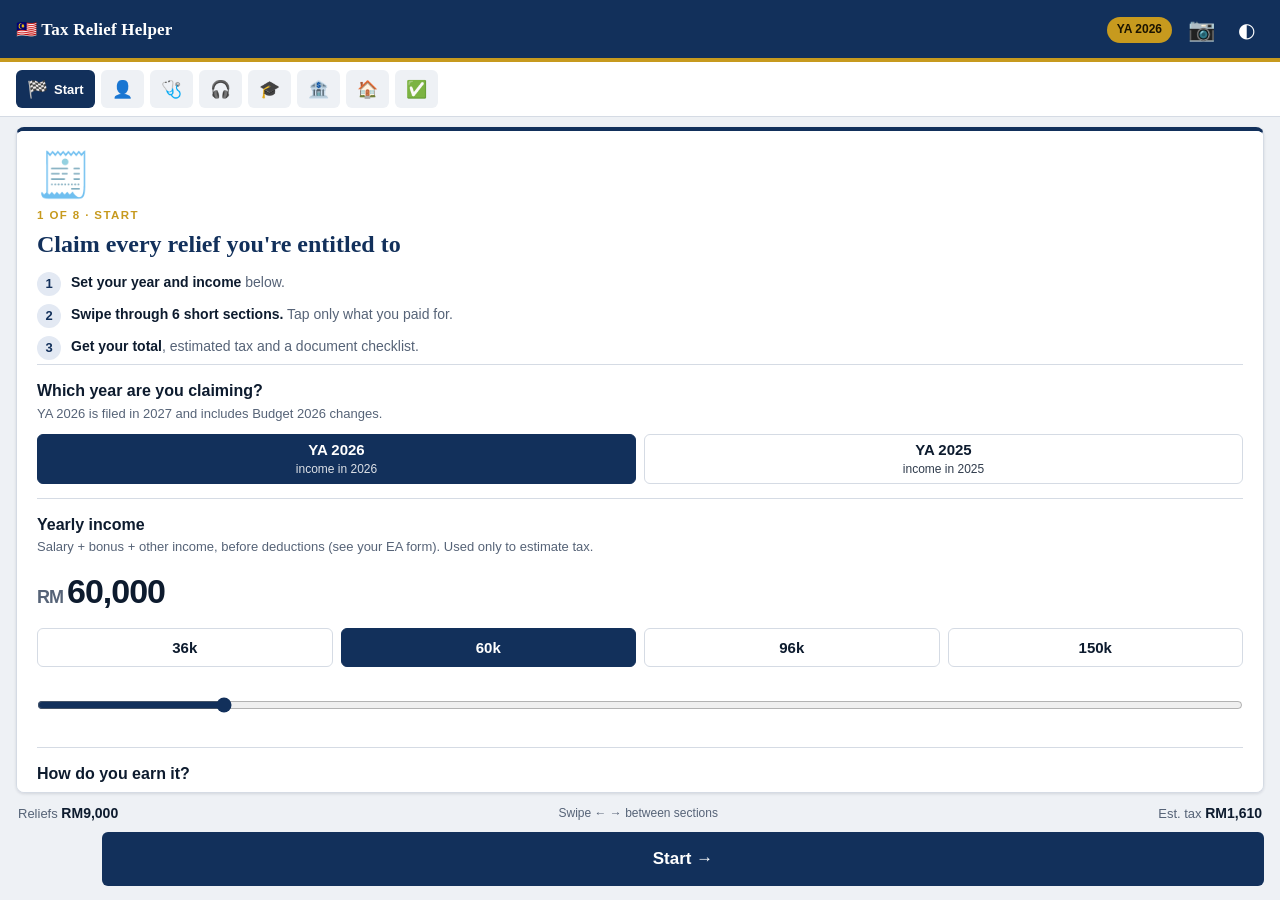
<file: tax-relief/prototypes/civic.html>
<!doctype html>
<html lang="en" data-skin="civic">
<head>
<meta charset="utf-8">
<meta name="viewport" content="width=device-width, initial-scale=1, viewport-fit=cover, user-scalable=no">
<meta name="theme-color" content="#0f766e">
<meta name="apple-mobile-web-app-capable" content="yes">
<meta name="apple-mobile-web-app-status-bar-style" content="black-translucent">
<meta name="apple-mobile-web-app-title" content="Relief Helper">
<title>Tax Relief Helper · Civic Trust</title>
<style>
:root{
  --bg:#f4f6f5; --card:#ffffff; --ink:#14201d; --muted:#5c6b67; --line:#dfe5e3;
  --brand:#0f766e; --brand-ink:#ffffff; --brand-soft:#d9f0ec; --accent:#f59e0b; --danger:#c2410c; --ok:#15803d;
  --shadow:0 10px 30px rgba(15,40,35,.10);
}
@media (prefers-color-scheme: dark){
  :root:not([data-theme="light"]){
    --bg:#0c1311; --card:#15201d; --ink:#e8efed; --muted:#9db0ab; --line:#26332f;
    --brand:#2dd4bf; --brand-ink:#04201c; --brand-soft:#123a34; --accent:#fbbf24; --danger:#fb923c; --ok:#4ade80;
    --shadow:0 10px 30px rgba(0,0,0,.4); color-scheme:dark;
  }
}
:root[data-theme="dark"]{
  color-scheme:dark;
  --bg:#0c1311; --card:#15201d; --ink:#e8efed; --muted:#9db0ab; --line:#26332f;
  --brand:#2dd4bf; --brand-ink:#04201c; --brand-soft:#123a34; --accent:#fbbf24; --danger:#fb923c; --ok:#4ade80;
  --shadow:0 10px 30px rgba(0,0,0,.4);
}
*{box-sizing:border-box;-webkit-tap-highlight-color:transparent}
html,body{margin:0;height:100%;background:var(--bg);color:var(--ink);font:16px/1.45 -apple-system,BlinkMacSystemFont,"Segoe UI",Roboto,Helvetica,Arial,sans-serif;overscroll-behavior:none}
body{display:flex;flex-direction:column;padding:env(safe-area-inset-top,0px) env(safe-area-inset-right,0px) env(safe-area-inset-bottom,0px) env(safe-area-inset-left,0px)}
header{display:flex;align-items:center;gap:10px;padding:12px 16px 6px}
header h1{font-size:15px;margin:0;font-weight:700;letter-spacing:.2px;flex:1}
header .pill{font-size:12px;font-weight:700;background:var(--brand-soft);color:var(--brand);padding:4px 10px;border-radius:99px}
.iconbtn{border:0;background:transparent;color:var(--muted);font-size:20px;width:36px;height:36px;border-radius:10px}
.progress{height:4px;margin:4px 16px 0;background:var(--line);border-radius:4px;overflow:hidden}
.progress>i{display:block;height:100%;width:0;background:var(--brand);transition:width .3s}
.meta{display:flex;justify-content:space-between;font-size:12px;color:var(--muted);padding:6px 18px 0}
main{flex:1;position:relative;overflow:hidden;touch-action:pan-y}
.card>*{flex-shrink:0}
.card{position:absolute;inset:10px 16px 10px;background:var(--card);border-radius:22px;box-shadow:var(--shadow);padding:22px 20px;display:flex;flex-direction:column;overflow-y:auto;transition:transform .28s ease,opacity .28s ease}
.card.out-left{transform:translateX(-110%);opacity:0}
.card.out-right{transform:translateX(110%);opacity:0}
.card.in-right{transform:translateX(110%);opacity:0;transition:none}
.card.in-left{transform:translateX(-110%);opacity:0;transition:none}
.emoji{font-size:44px;line-height:1;margin-bottom:10px}
.kicker{font-size:12px;font-weight:700;text-transform:uppercase;letter-spacing:.8px;color:var(--brand)}
h2{font-size:24px;line-height:1.2;margin:6px 0 8px}
p.sub{color:var(--muted);margin:0 0 14px;font-size:15px}
.cap{display:inline-block;font-size:13px;font-weight:700;color:var(--ink);background:var(--brand-soft);padding:4px 10px;border-radius:99px;margin-bottom:14px}
.spacer{flex:1;min-height:12px}
.opts{display:grid;gap:10px}
.opt{display:flex;align-items:center;gap:12px;width:100%;text-align:left;border:2px solid var(--line);background:transparent;color:var(--ink);border-radius:16px;padding:16px;font-size:17px;font-weight:600}
.opt .e{font-size:24px}
.opt.sel{border-color:var(--brand);background:var(--brand-soft)}
.opt:active{transform:scale(.98)}
.row2{display:grid;grid-template-columns:1fr 1fr;gap:10px}
.big{font-size:40px;font-weight:800;letter-spacing:-1px;margin:6px 0 2px;font-variant-numeric:tabular-nums}
.big small{font-size:18px;font-weight:700;color:var(--muted);margin-right:4px}
.chips{display:flex;flex-wrap:wrap;gap:8px;margin:12px 0}
.chip{border:2px solid var(--line);background:transparent;color:var(--ink);border-radius:99px;padding:10px 14px;font-size:15px;font-weight:700}
.chip.sel{border-color:var(--brand);background:var(--brand);color:var(--brand-ink)}
input[type=range]{width:100%;height:44px;accent-color:var(--brand);margin:4px 0}
.stepper{display:flex;align-items:center;justify-content:space-between;border:2px solid var(--line);border-radius:16px;padding:8px 10px 8px 16px;margin-bottom:10px}
.stepper .lab{font-weight:600;font-size:15px;flex:1;padding-right:8px}
.stepper .lab small{display:block;color:var(--muted);font-weight:500;font-size:12.5px}
.stepper .ctl{display:flex;align-items:center;gap:8px}
.stepper button{width:44px;height:44px;border-radius:12px;border:0;background:var(--brand-soft);color:var(--brand);font-size:24px;font-weight:800}
.stepper .n{min-width:24px;text-align:center;font-weight:800;font-size:20px;font-variant-numeric:tabular-nums}
.sublist .item{border-top:1px solid var(--line);padding:12px 0}
.sublist .item:first-child{border-top:0}
.sublist .hd{display:flex;justify-content:space-between;font-weight:600;font-size:15px}
.sublist .hd span:last-child{font-variant-numeric:tabular-nums}
.note{font-size:13px;color:var(--muted);background:var(--bg);border-radius:12px;padding:10px 12px;margin-top:12px}
.warn{color:var(--danger)}
.nav{display:flex;gap:10px;padding:0 16px 14px}
.nav button{flex:1;height:54px;border-radius:16px;border:0;font-size:17px;font-weight:700}
.nav .back{background:var(--card);color:var(--ink);box-shadow:var(--shadow);flex:0 0 76px}
.nav .next{background:var(--brand);color:var(--brand-ink)}
.nav .skip{background:transparent;color:var(--muted);flex:0 0 auto;padding:0 12px}
.hint{text-align:center;font-size:12px;color:var(--muted);padding:0 0 6px}
.sum-row{display:flex;justify-content:space-between;gap:12px;padding:9px 0;border-bottom:1px solid var(--line);font-size:15px}
.sum-row span:last-child{font-weight:700;font-variant-numeric:tabular-nums;white-space:nowrap}
.sum-row.total{border-bottom:0;font-size:17px}
.hero{background:var(--brand);color:var(--brand-ink);border-radius:18px;padding:16px;margin:4px 0 14px}
.hero .l{font-size:13px;opacity:.85;font-weight:600}
.hero .v{font-size:32px;font-weight:800;font-variant-numeric:tabular-nums}
.hero .g{display:grid;grid-template-columns:1fr 1fr;gap:10px;margin-top:10px}
.hero .g div{background:rgba(255,255,255,.14);border-radius:12px;padding:8px 10px}
.hero .g b{display:block;font-size:18px}
h3{font-size:15px;margin:18px 0 6px}
.docs li{margin:4px 0;font-size:14px}
.actions{display:grid;grid-template-columns:1fr 1fr;gap:10px;margin-top:16px}
.actions button{height:48px;border-radius:14px;border:2px solid var(--line);background:transparent;color:var(--ink);font-weight:700;font-size:15px}
.toast{position:fixed;left:50%;bottom:calc(90px + env(safe-area-inset-bottom));transform:translateX(-50%);background:var(--ink);color:var(--bg);padding:10px 16px;border-radius:12px;font-size:14px;opacity:0;transition:opacity .2s;pointer-events:none}
.toast.show{opacity:1}
@media print{
  header,.progress,.meta,.nav,.hint,.actions{display:none!important}
  main{overflow:visible}
  .card{position:static;box-shadow:none;inset:auto}
}
.sheet{position:fixed;inset:0;background:var(--bg);z-index:20;display:none;flex-direction:column;padding:env(safe-area-inset-top,0px) env(safe-area-inset-right,0px) env(safe-area-inset-bottom,0px) env(safe-area-inset-left,0px)}
.sheet.open{display:flex}
.sheet .top{display:flex;align-items:center;gap:10px;padding:12px 16px}
.sheet .top h1{flex:1;font-size:17px;margin:0}
.sheet .body{flex:1;overflow-y:auto;padding:0 16px 24px}
.panel{background:var(--card);border-radius:20px;box-shadow:var(--shadow);padding:18px;margin-bottom:14px}
.snap{display:flex;align-items:center;justify-content:center;gap:10px;width:100%;height:56px;border-radius:16px;border:0;background:var(--brand);color:var(--brand-ink);font-size:17px;font-weight:700}
.snap.alt{background:var(--brand-soft);color:var(--brand)}
.thumb{width:100%;max-height:260px;object-fit:contain;border-radius:14px;background:var(--bg);margin-top:12px}
textarea{width:100%;min-height:110px;border:2px solid var(--line);border-radius:14px;background:var(--bg);color:var(--ink);padding:12px;font:15px/1.4 inherit;font-family:inherit;margin-top:8px;resize:vertical}
.verdict{border-radius:16px;padding:14px;margin-top:12px}
.verdict.ok{background:color-mix(in srgb,var(--ok) 16%,transparent)}
.verdict.maybe{background:color-mix(in srgb,var(--accent) 18%,transparent)}
.verdict.no{background:color-mix(in srgb,var(--danger) 16%,transparent)}
.verdict h4{margin:0 0 4px;font-size:17px}
.verdict p{margin:4px 0;font-size:14px}
.cats{display:flex;flex-wrap:wrap;gap:8px;margin-top:10px}
.rlist .r{display:flex;gap:12px;align-items:center;padding:10px 0;border-top:1px solid var(--line)}
.rlist .r:first-child{border-top:0}
.rlist img{width:52px;height:52px;object-fit:cover;border-radius:10px;background:var(--bg);flex:0 0 52px}
.rlist .m{flex:1;font-size:14px;min-width:0}
.rlist .m b{display:block;font-size:15px;white-space:nowrap;overflow:hidden;text-overflow:ellipsis}
.rlist .x{border:0;background:transparent;color:var(--muted);font-size:20px;width:40px;height:40px}
.dot{display:inline-block;width:9px;height:9px;border-radius:50%;margin-right:6px}
.badge{position:absolute;top:2px;right:2px;min-width:18px;height:18px;border-radius:9px;background:var(--accent);color:#000;font-size:11px;font-weight:800;display:none;align-items:center;justify-content:center;padding:0 5px}
.danger{background:var(--danger)!important;color:#fff!important}
.items .it{display:flex;gap:10px;padding:8px 0;border-top:1px solid var(--line);font-size:14px}
.items .it:first-child{border-top:0}
.items .it .nm{flex:1;min-width:0}
.items .it .nm small{display:block;color:var(--muted)}
.items .it .am{font-weight:700;font-variant-numeric:tabular-nums;white-space:nowrap}
.addbtn{margin-top:8px}
.addbtn:disabled{opacity:.6}
details.fallback summary{font-weight:700;cursor:pointer;padding:4px 0}
.spin{display:inline-block;animation:spin 1s linear infinite}
@keyframes spin{to{transform:rotate(360deg)}}
@media (prefers-reduced-motion: reduce){.spin{animation:none}.card{transition:none}}
.tabs{display:flex;gap:6px;padding:8px 16px 2px;overflow-x:auto;scrollbar-width:none;-webkit-overflow-scrolling:touch}
.tabs::-webkit-scrollbar{display:none}
.tabs button{flex:0 0 auto;height:38px;min-width:38px;border-radius:99px;border:2px solid transparent;background:var(--card);color:var(--muted);font-size:17px;padding:0 9px;display:flex;align-items:center;gap:6px;font-weight:700}
.tabs button .nm{font-size:13px;display:none}
.tabs button.cur{background:var(--brand);color:var(--brand-ink)}
.tabs button.cur .nm{display:inline}
.tabs button.done{border-color:var(--brand-soft)}
.field{padding:14px 0;border-top:1px solid var(--line)}
.field.first{border-top:0;padding-top:4px}
.flabel{font-weight:700;font-size:16px;margin-bottom:10px}
.flabel small{display:block;font-weight:500;color:var(--muted);font-size:13px;margin-top:2px}
.seg{display:flex;gap:8px;flex-wrap:wrap}
.seg button{flex:1 1 0;min-width:88px;min-height:48px;border-radius:14px;border:2px solid var(--line);background:transparent;color:var(--ink);font-weight:700;font-size:15px;padding:6px 8px;line-height:1.2}
.seg button small{font-weight:500;font-size:12px;opacity:.85}
.seg button.sel{border-color:var(--brand);background:var(--brand);color:var(--brand-ink)}
.reveal{margin-left:6px;padding-left:12px;border-left:3px solid var(--brand-soft)}
.rel{border:2px solid var(--line);border-radius:16px;margin-bottom:10px;overflow:hidden;background:var(--card)}
.rel.has{border-color:color-mix(in srgb,var(--brand) 55%,var(--line))}
.relhd{display:flex;align-items:center;gap:12px;width:100%;padding:14px;border:0;background:transparent;color:var(--ink);text-align:left;font-size:16px;font-weight:700}
.relhd .e{font-size:24px;width:30px;text-align:center;flex:0 0 30px}
.relhd .t{flex:1;min-width:0}
.relhd small{display:block;font-weight:500;font-size:12.5px;color:var(--muted);margin-top:2px}
.relhd .v{font-variant-numeric:tabular-nums;font-size:15px;color:var(--brand);white-space:nowrap;font-weight:800}
.rel:not(.has) .relhd .v{color:var(--muted);font-weight:700}
.relhd .chev{color:var(--muted);transition:transform .2s;font-size:12px}
.rel.open .chev{transform:rotate(90deg)}
.relbd{padding:0 14px 14px}
.relbd .big{font-size:32px}
.auto{background:var(--brand-soft);border-radius:16px;padding:12px 14px;margin-top:6px}
.auto .sum-row{border-color:color-mix(in srgb,var(--brand) 25%,transparent);font-size:14px}
.auto .sum-row:last-child{border-bottom:0}
.how{display:grid;gap:8px;margin:6px 0 4px;padding:0;list-style:none}
.how li{display:flex;gap:10px;align-items:flex-start;font-size:14px;color:var(--muted)}
.how li b{color:var(--ink)}
.how .n{flex:0 0 24px;height:24px;border-radius:50%;background:var(--brand-soft);color:var(--brand);font-weight:800;font-size:13px;display:flex;align-items:center;justify-content:center}
.endhint{text-align:center;color:var(--muted);font-size:13px;margin:14px 0 2px}
.totals{display:flex;justify-content:space-between;align-items:center;gap:8px;padding:0 18px 8px;font-size:13px;color:var(--muted)}
.totals b{color:var(--ink);font-variant-numeric:tabular-nums;font-size:14px}
#hint{flex:1;text-align:center;font-size:12px}
.inc-chips .chip{flex:1 1 0}
</style>
<link rel="stylesheet" href="skins.css">
</head>
<body>
<header>
  <h1>🇲🇾 Tax Relief Helper</h1>
  <span class="pill" id="yaPill">YA 2026</span>
  <button class="iconbtn" id="receiptBtn" aria-label="Check a receipt" style="position:relative;font-size:22px">📷<span class="badge" id="rcBadge"></span></button>
  <button class="iconbtn" id="themeBtn" aria-label="Switch theme">◐</button>
</header>
<nav class="tabs" id="tabs" aria-label="Sections"></nav>
<main id="stage"></main>
<div class="totals"><span>Reliefs <b id="totRel">RM9,000</b></span><span id="hint">Swipe ← → between sections</span><span>Est. tax <b id="totTax">RM0</b></span></div>
<div class="nav">
  <button class="back" id="backBtn" aria-label="Previous section">←</button>
  <button class="next" id="nextBtn">Next →</button>
</div>
<div class="toast" id="toast"></div>

<div class="sheet" id="sheet" role="dialog" aria-label="Receipt checker">
  <div class="top"><button class="iconbtn" id="sheetClose" aria-label="Close">✕</button><h1>📷 Receipt checker</h1><span class="pill" id="sheetYa"></span></div>
  <div class="body">
    <div class="panel">
      <div class="kicker">Upload a receipt</div>
      <p class="sub" style="margin:6px 0 12px" id="aiNote">Take a photo or pick one from your gallery. Claude reads every item and checks it against the YA relief rules.</p>
      <label class="snap" for="photoIn">📸 Snap or upload receipt</label>
      <input id="photoIn" type="file" accept="image/jpeg,image/png,image/webp,image/heic,image/*" hidden>
      <img id="photoPrev" class="thumb" alt="" hidden>
      <div id="rcResult"></div>
    </div>
    <div class="panel">
      <details id="aiSettings">
        <summary style="font-weight:700;cursor:pointer;padding:4px 0">⚙️ AI receipt checking: <span id="aiState">off</span></summary>
        <p class="sub" style="margin:8px 0 6px">Paste your Anthropic API key to let Claude read receipt photos. The key is saved only in this browser on this device and is sent only to Anthropic. Each check costs about RM0.15–0.25 on your Anthropic account.</p>
        <p class="sub" style="margin:0 0 8px">Get a key at <b>console.anthropic.com</b> → API Keys. Use a key just for this app and set a monthly spend limit there.</p>
        <input id="aiKey" type="password" autocomplete="off" placeholder="sk-ant-..." style="width:100%;height:48px;border:2px solid var(--line);border-radius:14px;background:var(--bg);color:var(--ink);padding:0 12px;font-size:15px">
        <div class="row2" style="margin-top:10px"><button class="snap" id="aiKeySave">Save key</button><button class="snap alt" id="aiKeyClear">Remove key</button></div>
      </details>
    </div>
    <div class="panel">
      <details class="fallback" id="fallback">
        <summary>No photo? Type the receipt instead</summary>
        <p class="sub" style="margin:6px 0 0">Type the shop and items, or on iPhone tap the box and choose <b>Scan Text</b>. This quick check uses built-in keyword rules.</p>
        <textarea id="rcText" placeholder="e.g. Popular Bookstore, novel RM45"></textarea>
        <button class="snap alt" id="rcCheck" style="margin-top:10px">🔍 Check eligibility</button>
        <div id="rcTextResult"></div>
      </details>
    </div>
    <div class="panel">
      <div class="kicker">Saved receipts · <span id="rcCount">0</span></div>
      <div class="rlist" id="rcList"></div>
    </div>
    <div class="note">This checker matches keywords against LHDN relief rules. It's a guide, not a ruling. When in doubt, keep the receipt and confirm with LHDN (HASiL Contact Centre or hasil.gov.my).</div>
  </div>
</div>

<script>
"use strict";
/* ============================================================
   RELIEF DATA — Malaysia resident individual, Form BE.
   YA 2025 = income earned in 2025 (filed in 2026).
   YA 2026 = income earned in 2026 (filed in 2027), with Budget 2026 changes.
   Figures compiled from published guides; verify against LHDN (hasil.gov.my).
   ============================================================ */
const RM = n => "RM" + Math.round(n).toLocaleString("en-MY");
const RM2 = n => "RM" + Number(n).toLocaleString("en-MY",{minimumFractionDigits:2,maximumFractionDigits:2});
const BANDS = [[5000,0],[15000,.01],[15000,.03],[15000,.06],[20000,.11],[30000,.19],[300000,.25],[200000,.26],[1400000,.28],[Infinity,.30]];
function taxOn(ci){let t=0,left=Math.max(0,ci);for(const [w,r] of BANDS){const x=Math.min(left,w);t+=x*r;left-=x;if(left<=0)break;}return t;}

const RELIEFS = [
  {id:"individual", cat:"Personal", e:"🧍", t:"Individual & dependent relatives", cap:9000, auto:true,
   docs:[], note:"Given automatically to every resident individual."},
  {id:"disabledSelf", cat:"Personal", e:"♿", t:"Disabled individual", cap:7000, fixed:true, when:s=>s.a.disabled==="yes",
   docs:["JKM disability (OKU) card / certification"]},
  {id:"spouse", cat:"Family", e:"💍", t:"Spouse / alimony to former wife", cap:4000, fixed:true, when:s=>s.a.married==="yes" && s.a.spouseIncome==="no",
   docs:["Marriage certificate","Spouse's proof of no income / joint assessment election"]},
  {id:"disabledSpouse", cat:"Family", e:"♿", t:"Disabled spouse", cap:6000, fixed:true, when:s=>s.a.married==="yes" && s.a.spouseDisabled==="yes",
   docs:["Spouse's JKM certification"]},
  {id:"childcare", cat:"Children", e:"🧸", ya:{2025:"Registered childcare centre / kindergarten, child aged 6 or below",2026:"Registered childcare, kindergarten, day-care or after-school transit centre, child aged 12 or below"},
   t:"Childcare / kindergarten fees", cap:3000, when:()=>hasKids(),
   docs:["Receipts from a centre registered with JKM / Ministry of Education"], tip:"Only one parent can claim for the same child."},
  {id:"breastfeed", cat:"Children", e:"🍼", t:"Breastfeeding equipment", cap:1000, when:s=>s.a.gender==="f" && hasKids(),
   docs:["Receipt for breast pump, cooler bag, etc."], tip:"Mothers only, child aged 2 or below, once every 2 years."},
  {id:"sspn", cat:"Children", e:"🎓", t:"SSPN net savings", cap:8000, when:()=>hasKids(),
   docs:["SSPN annual statement (deposits minus withdrawals in the year)"]},
  {id:"medical", cat:"Medical", e:"🩺", t:"Medical expenses — self, spouse & children", cap:10000, group:true, when:()=>true,
   subs:[
     {id:"serious", t:"Serious illness & fertility treatment", cap:10000},
     {id:"vaccine", t:"Vaccinations", cap:1000, ya:{2025:"Listed vaccines only",2026:"Any NPRA-registered vaccine"}},
     {id:"dental", t:"Dental examination & treatment", cap:1000},
     {id:"checkup", t:"Check-up, screening, self-test kits, mental health", cap:1000},
     {id:"learning", t:"Child learning disability — diagnosis & intervention", capYA:{2025:6000,2026:10000}, when:()=>hasKids()}
   ], docs:["Clinic/hospital receipts","Doctor's certification for serious illness"]},
  {id:"parents", cat:"Medical", e:"👵", t:"Medical care for parents / grandparents", cap:8000, when:()=>true,
   docs:["Receipts","Medical practitioner's certification for care/treatment"], tip:"Includes full check-up & vaccination (sub-limit RM1,000). Parents must live in Malaysia."},
  {id:"equipment", cat:"Medical", e:"🦽", t:"Supporting equipment for disabled family", cap:6000, when:()=>true,
   docs:["Receipts for wheelchair, hearing aid, dialysis machine, prosthetics, etc."], tip:"Spectacles and optical lenses don't qualify."},
  {id:"eduFees", cat:"Education", e:"📚", t:"Your own education fees", cap:7000, when:()=>true,
   docs:["Fee receipts","Offer letter / course details"], tip:"Recognised upskilling / self-enhancement courses are capped at RM2,000 within this."},
  {id:"lifestyle", cat:"Lifestyle", e:"📱", t:"Lifestyle — books, gadgets, internet", cap:2500, when:()=>true,
   docs:["Receipts for books, phone, tablet, PC","Internet bills in your name"], tip:"Not for business use. Covers self, spouse and children."},
  {id:"sports", cat:"Lifestyle", e:"🏸", t:"Sports & fitness", cap:1000, when:()=>true,
   docs:["Receipts for equipment, gym / court fees, race registrations"]},
  {id:"tourism", cat:"Lifestyle", e:"🏝️", t:"Tourist attraction & cultural entrance fees", cap:1000, onlyYA:[2026], when:()=>true,
   docs:["Entrance tickets / receipts"], tip:"New for YA 2026 (Budget 2026)."},
  {id:"green", cat:"Lifestyle", e:"🔌", ya:{2025:"EV charging equipment / subscription, food waste composting machine",2026:"EV charging, composting machine, food waste grinder, home CCTV"},
   t:"EV charging & green home items", cap:2500, when:()=>true,
   docs:["Purchase / installation / subscription receipts"], tip:"Not for business use."},
  {id:"epf", cat:"Savings", e:"🏦", t:"EPF contributions (employee)", cap:4000, suggest:s=>Math.min(4000,s.income*0.11), when:s=>(s.a.job||"employed")!=="other",
   docs:["EA form (shows EPF deducted)","i-Akaun statement"], tip:"Part of the RM7,000 combined life insurance + EPF limit."},
  {id:"life", cat:"Savings", e:"🛡️", t:"Life insurance / family takaful", ya:{2025:"Self and spouse",2026:"Self, spouse and (new) eligible children"}, cap:3000, when:()=>true,
   docs:["Insurer's annual premium statement"]},
  {id:"prs", cat:"Savings", e:"📈", t:"Private Retirement Scheme & deferred annuity", cap:3000, when:()=>true,
   docs:["PRS provider's annual statement"]},
  {id:"eduMed", cat:"Savings", e:"🏥", t:"Education & medical insurance premiums", cap:4000, when:()=>true,
   docs:["Insurer's annual premium statement"]},
  {id:"socso", cat:"Savings", e:"🧾", t:"SOCSO & EIS contributions", cap:350, suggest:s=>(s.a.job||"employed")==="employed"?Math.min(350,Math.round(Math.min(s.income,72000)*0.007)):0, when:s=>(s.a.job||"employed")==="employed",
   docs:["EA form / payslips"]},
  {id:"home", cat:"Housing", e:"🏠", t:"First home loan interest", capFn:s=>s.a.homePrice==="mid"?5000:7000, when:()=>true,
   docs:["SPA (signed 1 Jan 2025 – 31 Dec 2027)","Bank's yearly interest statement"], tip:"Interest only, first 3 consecutive years. RM7,000 if price ≤ RM500k; RM5,000 if RM500,001–750,000."}
];

/* Child relief per head (fixed). */
const KIDS = [
  {id:"u18", t:"Under 18", rm:2000},
  {id:"preU", t:"18+ in pre-university", sub:"A-Level, matriculation, foundation", rm:2000},
  {id:"higher", t:"18+ diploma or degree", sub:"Diploma+ in Malaysia, degree+ abroad", rm:8000},
  {id:"oku", t:"Disabled child", sub:"Unmarried, any age", rm:8000},
  {id:"okuStudy", t:"Disabled child also in higher education", sub:"Adds RM8,000 on top", rm:8000}
];

/* ============================================================ STATE */
const KEY = "my-tax-relief-helper-v1";
const fresh = () => ({ya:2026, income:60000, a:{}, amt:{}, sub:{}, kids:{}, zakat:0, donation:0, step:0, sec:"start", seen:{}, receipts:[]});
let S = fresh();
try{ const saved = JSON.parse(localStorage.getItem(KEY)||"null"); if(saved && saved.a) S = Object.assign(fresh(), saved); }catch(e){}
if(!S.seen) S.seen={};
const save = () => { try{ localStorage.setItem(KEY, JSON.stringify(S)); }catch(e){} };

function capOf(r){ if(r.capFn) return r.capFn(S); return r.cap; }
function subCap(sb){ return sb.capYA ? sb.capYA[S.ya] : sb.cap; }
function activeReliefs(){ return RELIEFS.filter(r => (!r.onlyYA || r.onlyYA.includes(S.ya)) && (!r.when || r.when(S))); }
function claimOf(r){
  if(r.auto) return r.cap;
  if(r.group){ const subs=r.subs.filter(sb=>!sb.when||sb.when(S)); let t=0; for(const sb of subs) t+=Math.min(S.sub[sb.id]||0, subCap(sb)); return Math.min(t, r.cap); }
  if(r.fixed) return r.cap;
  return Math.min(S.amt[r.id]||0, capOf(r));
}
function hasKids(){ return KIDS.reduce((t,k)=>t+(S.kids[k.id]||0),0)>0; }
function kidsTotal(){ return KIDS.reduce((t,k)=>t+(S.kids[k.id]||0)*k.rm,0); }
function compute(){
  const rel = activeReliefs();
  let reliefs = rel.reduce((t,r)=>t+claimOf(r),0);
  // EPF + life insurance share a RM7,000 combined limit
  const epf = rel.find(r=>r.id==="epf") ? claimOf(RELIEFS.find(r=>r.id==="epf")) : 0;
  const life = claimOf(RELIEFS.find(r=>r.id==="life"));
  const over = Math.max(0, epf + life - 7000); reliefs -= over;
  if(hasKids()) reliefs += kidsTotal();
  const donation = Math.min(S.donation||0, S.income*0.10);
  const aggregate = Math.max(0, S.income - donation);
  const chargeable = Math.max(0, aggregate - reliefs);
  const grossTax = taxOn(chargeable);
  let rebate = 0;
  if(chargeable <= 35000){ rebate += 400; if(S.a.married==="yes" && S.a.spouseIncome==="no") rebate += 400; }
  const zakat = S.zakat||0;
  const payable = Math.max(0, grossTax - rebate - zakat);
  const noRelief = Math.max(0, taxOn(Math.max(0, aggregate - 9000)) - (aggregate-9000<=35000?400:0) - zakat);
  return {reliefs, donation, aggregate, chargeable, grossTax, rebate, zakat, payable, saved: Math.max(0, noRelief - payable)};
}

/* ============================================================ RENDER */
const stage = document.getElementById("stage");
let current = null;

function el(html){ const d=document.createElement("div"); d.className="card"; d.innerHTML=html; return d; }
function esc(s){ return String(s).replace(/[&<>"]/g,c=>({"&":"&amp;","<":"&lt;",">":"&gt;",'"':"&quot;"}[c])); }
function yaText(obj){ return obj ? obj[S.ya] : ""; }

function amountUI(id, cap, value, label){
  const pcts = [0,.25,.5,.75,1];
  const step = cap<=1000?50:cap<=5000?100:250;
  return `<div data-amt="${id}" data-cap="${cap}">
    ${label?`<div class="hd"><span>${esc(label)}</span><span>max ${RM(cap)}</span></div>`:""}
    <div class="big"><small>RM</small><span class="val">${Math.round(value).toLocaleString("en-MY")}</span></div>
    <div class="chips">${pcts.map(p=>`<button class="chip ${Math.round(value)===Math.round(cap*p)?"sel":""}" data-set="${Math.round(cap*p)}">${p===0?"None":p===1?"Max":Math.round(p*100)+"%"}</button>`).join("")}</div>
    <input type="range" min="0" max="${cap}" step="${step}" value="${value}" aria-label="Amount">
  </div>`;
}

/* ============================================================ SECTIONS
   One swipe per topic; everything inside a topic is scroll + tap.
   ============================================================ */
const SECTIONS = [
  {id:"start",  icon:"🏁", name:"Start"},
  {id:"you",    icon:"👤", name:"You & family"},
  {id:"health", icon:"🩺", name:"Health", reliefs:["medical","parents","equipment"]},
  {id:"life",   icon:"🎧", name:"Lifestyle", reliefs:["lifestyle","sports","tourism","green"]},
  {id:"kids",   icon:"🎓", name:"Kids & learning", reliefs:["childcare","breastfeed","sspn","eduFees"]},
  {id:"save",   icon:"🏦", name:"Savings & insurance", reliefs:["epf","life","prs","eduMed","socso"]},
  {id:"home",   icon:"🏠", name:"Home & giving", reliefs:["home"]},
  {id:"sum",    icon:"✅", name:"Summary"}
];
const openRows = new Set();
function visibleSections(){
  const act = new Set(activeReliefs().map(r=>r.id));
  return SECTIONS.filter(sec => !sec.reliefs || sec.id==="home" || sec.reliefs.some(id=>act.has(id)));
}
function secLabel(id){ const v=visibleSections(); const i=v.findIndex(x=>x.id===id); return `${i+1} of ${v.length} · ${v[i].name}`; }
function curIndex(){ const v=visibleSections(); const i=v.findIndex(x=>x.id===S.sec); return i<0?0:i; }

function seg(key, label, opts, help, cur){
  if(cur===undefined) cur=S.a[key];
  return `<div class="flabel">${label}${help?`<small>${help}</small>`:""}</div>
    <div class="seg" role="radiogroup" aria-label="${esc(label)}">${opts.map(o=>`<button role="radio" aria-checked="${String(cur)===String(o.v)}" data-seg="${key}" data-v="${o.v}" class="${String(cur)===String(o.v)?"sel":""}">${o.l}</button>`).join("")}</div>`;
}
const YN2=[{v:"yes",l:"Yes"},{v:"no",l:"No"}];

function reliefCap(r){ return r.group ? r.cap : capOf(r); }
function rowValText(id){
  if(id==="zakat") return S.zakat>0?RM(S.zakat):"Add";
  if(id==="donation") return S.donation>0?RM(Math.min(S.donation,S.income*0.1)):"Add";
  const r=RELIEFS.find(x=>x.id===id); const v=r?claimOf(r):0; return v>0?RM(v):"Add";
}
function rowHas(id){ return rowValText(id)!=="Add"; }
function rowShell(id, emoji, title, small, body){
  const open=openRows.has(id);
  return `<div class="rel ${open?"open":""} ${rowHas(id)?"has":""}" data-rel="${id}">
    <button class="relhd" data-toggle="${id}" aria-expanded="${open}"><span class="e">${emoji}</span><span class="t">${esc(title)}<small>${small}</small></span><span class="v" data-val="${id}">${rowValText(id)}</span><span class="chev">▶</span></button>
    ${open?`<div class="relbd">${body()}</div>`:""}</div>`;
}
function reliefRow(r){
  if(S.amt[r.id]===undefined && r.suggest){ S.amt[r.id]=Math.round(r.suggest(S)/10)*10; }   // EPF/SOCSO estimated from income
  const cap=reliefCap(r), scope=yaText(r.ya);
  return rowShell(r.id, r.e, r.t, `up to ${RM(cap)}${scope?" · "+esc(scope):""}`, ()=>{
    let h="";
    if(r.group){
      const subs=r.subs.filter(sb=>!sb.when||sb.when(S));
      h += `<p class="sub" style="margin:0 0 4px">Combined limit ${RM(r.cap)}. Set each type you paid for.</p><div class="sublist">${subs.map(sb=>`<div class="item">${amountUI("sub:"+sb.id, subCap(sb), Math.min(S.sub[sb.id]||0, subCap(sb)), sb.t)}${sb.ya?`<div class="note" style="margin-top:0">${esc(yaText(sb.ya))}</div>`:""}</div>`).join("")}</div>`;
    } else {
      if(r.id==="home") h += `<div style="margin-bottom:8px">${seg("homePrice","Home price",[{v:"low",l:"≤ RM500k"},{v:"mid",l:"RM500k – 750k"}],"First home, SPA signed 1 Jan 2025 – 31 Dec 2027", S.a.homePrice||"low")}</div>`;
      h += amountUI(r.id, cap, Math.min(S.amt[r.id]||0, cap));
      if(r.suggest) h += `<div class="note">💡 Pre-filled from your income. Check your EA form.</div>`;
    }
    h += rcTally(r.id);
    if(r.tip) h += `<div class="note">${esc(r.tip)}</div>`;
    h += `<div class="note">📎 Keep: ${r.docs.map(esc).join(" · ")}</div>`;
    return h;
  });
}
function reliefRows(ids){
  const act=activeReliefs();
  return ids.map(id=>act.find(r=>r.id===id)).filter(Boolean).map(reliefRow).join("");
}
function sectionHead(id, title, sub){
  return `<div class="kicker">${secLabel(id)}</div><h2>${title}</h2>${sub?`<p class="sub">${sub}</p>`:""}`;
}
const ENDHINT = `<p class="endhint">Done here? Swipe ← or tap Next.</p>`;

function sectionHTML(sec){
  switch(sec.id){
    case "start": {
      const presets=[36000,60000,96000,150000];
      return `<div class="emoji">🧾</div>${sectionHead("start","Claim every relief you're entitled to","")}
        <ol class="how"><li><span class="n">1</span><span><b>Set your year and income</b> below.</span></li>
          <li><span class="n">2</span><span><b>Swipe through ${visibleSections().length-2} short sections.</b> Tap only what you paid for.</span></li>
          <li><span class="n">3</span><span><b>Get your total</b>, estimated tax and a document checklist.</span></li></ol>
        <div class="field">${seg("ya","Which year are you claiming?",[{v:2026,l:"YA 2026<br><small>income in 2026</small>"},{v:2025,l:"YA 2025<br><small>income in 2025</small>"}],"YA 2026 is filed in 2027 and includes Budget 2026 changes.",S.ya)}</div>
        <div class="field"><div class="flabel">Yearly income<small>Salary + bonus + other income, before deductions (see your EA form). Used only to estimate tax.</small></div>
          <div class="big" style="font-size:34px"><small>RM</small><span id="incVal">${S.income.toLocaleString("en-MY")}</span></div>
          <div class="chips inc-chips">${presets.map(p=>`<button class="chip ${S.income===p?"sel":""}" data-inc="${p}">${p/1000}k</button>`).join("")}</div>
          <input id="incRange" type="range" min="0" max="400000" step="1000" value="${S.income}" aria-label="Yearly income"></div>
        <div class="field">${seg("job","How do you earn it?",[{v:"employed",l:"Salaried"},{v:"self",l:"Self-employed"},{v:"other",l:"Other / retired"}],"", S.a.job||"employed")}</div>
        <div class="note">🔒 Your answers stay on this device. Receipt photos go to Claude only if you turn on AI checking (📷).<br>⚠️ Figures follow published LHDN guidance. Confirm on <b>hasil.gov.my</b> before filing. Not tax advice.</div>
        ${ENDHINT}`;
    }
    case "you": {
      const married=S.a.married==="yes";
      const auto=[["🧍 Individual & dependants", 9000]];
      for(const r of activeReliefs()) if(r.fixed) auto.push([r.e+" "+r.t, r.cap]);
      for(const k of KIDS){ const n=S.kids[k.id]||0; if(n) auto.push(["👧 "+k.t+" ×"+n, n*k.rm]); }
      return `${sectionHead("you","You & family","One tap per answer. Reliefs these unlock are added for you automatically.")}
        <div class="field first">${seg("disabled","Are you registered OKU with JKM?",YN2)}</div>
        <div class="field">${seg("married","Are you married?",YN2)}
          ${married?`<div class="reveal" style="margin-top:12px">${seg("spouseIncome","Does your spouse have income?",YN2,"Choose No if your spouse has no income or is jointly assessed under you.")}
            <div style="height:12px"></div>${seg("spouseDisabled","Is your spouse registered OKU?",YN2)}</div>`:""}</div>
        <div class="field">${seg("gender","You are",[{v:"f",l:"Female"},{v:"m",l:"Male"}],"Only used for the mothers' breastfeeding relief.")}</div>
        <div class="field"><div class="flabel">Unmarried children<small>Leave at 0 if none. Claim each child once between you and your spouse.</small></div>
          ${KIDS.map(k=>`<div class="stepper"><div class="lab">${esc(k.t)} <small>${k.sub?esc(k.sub)+" · ":""}${RM(k.rm)} each</small></div>
          <div class="ctl"><button data-kid="${k.id}" data-d="-1" aria-label="Fewer">−</button><span class="n">${S.kids[k.id]||0}</span><button data-kid="${k.id}" data-d="1" aria-label="More">+</button></div></div>`).join("")}</div>
        <div class="auto"><div class="flabel" style="margin-bottom:4px">✓ Included automatically</div>
          ${auto.map(x=>`<div class="sum-row"><span>${esc(x[0])}</span><span>${RM(x[1])}</span></div>`).join("")}</div>
        ${ENDHINT}`;
    }
    case "health":
      return `${sectionHead("health","Health","Medical bills for you, your spouse, children and parents. Tap a row to add an amount.")}${reliefRows(sec.reliefs)}${ENDHINT}`;
    case "life":
      return `${sectionHead("life","Lifestyle","Gadgets, books, internet, sport, outings and green home items. Not for business use.")}${reliefRows(sec.reliefs)}${ENDHINT}`;
    case "kids":
      return `${sectionHead("kids","Kids & learning",hasKids()?"Childcare, education savings for your children, and your own courses.":"Your own studies and courses. Add children in You & family to see childcare and SSPN.")}${reliefRows(sec.reliefs)}${ENDHINT}`;
    case "save":
      return `${sectionHead("save","Savings & insurance","From your EA form and insurer statements. EPF and life insurance share a RM7,000 limit.")}${reliefRows(sec.reliefs)}${ENDHINT}`;
    case "home": {
      const dCap=Math.max(1000, Math.round(S.income*0.10/100)*100);
      return `${sectionHead("home","Home & giving","First-home loan interest, zakat and approved donations.")}
        ${reliefRows(sec.reliefs)}
        ${rowShell("zakat","🕌","Zakat & fitrah","reduces your tax ringgit for ringgit",()=>amountUI("zakat",10000,Math.min(S.zakat,10000))+`<div class="note">📎 Keep the official zakat receipt.</div>`)}
        ${rowShell("donation","🤝","Donations to approved bodies",`up to 10% of income (${RM(S.income*0.1)})`,()=>amountUI("donation",dCap,Math.min(S.donation,dCap))+`<div class="note">📎 The receipt must show the LHDN approval reference number.</div>`)}
        <p class="endhint">That's everything. Swipe ← for your summary.</p>`;
    }
    case "sum": return summaryCard().innerHTML;
  }
  return "";
}

function render(dir){
  const v=visibleSections();
  if(!v.some(x=>x.id===S.sec)) S.sec=v[Math.min(curIndex(), v.length-1)].id;
  const sec=v[curIndex()];
  S.seen[sec.id]=1;
  const card=document.createElement("div"); card.className="card"; card.innerHTML=sectionHTML(sec);
  if(current && dir!==0){
    const old=current; old.classList.add(dir>0?"out-left":"out-right"); setTimeout(()=>old.remove(),300);
    card.classList.add(dir>0?"in-right":"in-left"); stage.appendChild(card);
    requestAnimationFrame(()=>requestAnimationFrame(()=>card.classList.remove("in-right","in-left")));
  } else {
    const keep = current && dir===0 ? current.scrollTop : 0;
    if(current) current.remove();
    stage.appendChild(card); card.scrollTop=keep;
  }
  current=card;
  updateChrome();
  save();
}

function updateChrome(){
  const v=visibleSections(), i=curIndex(), sec=v[i];
  document.getElementById("tabs").innerHTML = v.map((x,j)=>`<button class="${j===i?"cur":""} ${S.seen[x.id]&&j!==i?"done":""}" data-tab="${x.id}" aria-label="${esc(x.name)}" ${j===i?'aria-current="step"':""}>${x.icon}<span class="nm">${esc(x.name)}</span></button>`).join("");
  const curTab=document.querySelector("#tabs .cur"); if(curTab && curTab.scrollIntoView) curTab.scrollIntoView({inline:"center",block:"nearest"});
  document.getElementById("yaPill").textContent="YA "+S.ya;
  const back=document.getElementById("backBtn"), next=document.getElementById("nextBtn");
  back.style.visibility = i===0?"hidden":"visible";
  next.style.display = sec.id==="sum"?"none":"";
  if(sec.id!=="sum") next.textContent = i===0 ? "Start →" : `${v[i+1].name} →`;
  document.getElementById("hint").style.visibility = (i<=1 && !S.seen.health) ? "visible" : "hidden";
  refreshTotals();
}
function refreshTotals(){
  const c=compute();
  document.getElementById("totRel").textContent=RM(c.reliefs);
  document.getElementById("totTax").textContent=RM(c.payable);
}

function summaryCard(){
  const c = compute();
  const rows = [];
  for(const r of activeReliefs()){ const v=claimOf(r); if(v>0) rows.push([r.e+" "+r.t, v, r]); }
  if(hasKids()) for(const k of KIDS){ const n=S.kids[k.id]||0; if(n) rows.push(["👧 Child — "+k.t+" ×"+n, n*k.rm, {docs:["Birth certificate / MyKid","Proof of study for 18+"]}]); }
  const epf=claimOf(RELIEFS.find(r=>r.id==="epf")), life=claimOf(RELIEFS.find(r=>r.id==="life"));
  const docs = new Set(); rows.forEach(r=>(r[2].docs||[]).forEach(d=>docs.add(d)));
  if(S.zakat) docs.add("Zakat receipts"); if(S.donation) docs.add("Donation receipts (approved bodies)");
  const unused = activeReliefs().filter(r=>!r.auto && !r.fixed && claimOf(r)===0).map(r=>r.t);
  return el(`<div class="kicker">${secLabel("sum")}</div><h2>Your YA ${S.ya} claim</h2>
    <div class="hero"><div class="l">Total reliefs</div><div class="v">${RM(c.reliefs)}</div>
      <div class="g"><div>Estimated tax<b>${RM(c.payable)}</b></div><div>Saved by reliefs<b>${RM(c.saved)}</b></div></div></div>
    ${rows.map(r=>`<div class="sum-row"><span>${esc(r[0])}</span><span>${RM(r[1])}</span></div>`).join("")}
    ${epf+life>7000?`<div class="note warn">EPF + life insurance are capped at RM7,000 combined; the extra ${RM(epf+life-7000)} was removed.</div>`:""}
    <h3>Tax estimate</h3>
    <div class="sum-row"><span>Income</span><span>${RM(S.income)}</span></div>
    ${c.donation?`<div class="sum-row"><span>Less approved donations</span><span>− ${RM(c.donation)}</span></div>`:""}
    <div class="sum-row"><span>Less reliefs</span><span>− ${RM(c.reliefs)}</span></div>
    <div class="sum-row"><span>Chargeable income</span><span>${RM(c.chargeable)}</span></div>
    <div class="sum-row"><span>Tax before rebates</span><span>${RM(c.grossTax)}</span></div>
    ${c.rebate?`<div class="sum-row"><span>Rebate (income ≤ RM35k)</span><span>− ${RM(c.rebate)}</span></div>`:""}
    ${c.zakat?`<div class="sum-row"><span>Zakat rebate</span><span>− ${RM(Math.min(c.zakat,c.grossTax-c.rebate>0?c.grossTax-c.rebate:0))}</span></div>`:""}
    <div class="sum-row total"><span>Estimated tax payable</span><span>${RM(c.payable)}</span></div>
    <div class="note">Compare this with the PCB (MTD) your employer deducted (on your EA form) to see if you'll get a refund.</div>
    ${unused.length?`<h3>💡 Not used yet</h3><p class="sub" style="margin:0 0 6px">Tap one to jump there.</p><div class="chips">${unused.map(t=>{ const r=activeReliefs().find(x=>x.t===t); return `<button class="chip" data-jump="${r.id}">${r.e} ${esc(t)}</button>`; }).join("")}</div>`:""}
    <h3>📎 Documents to keep (7 years)</h3>
    <ul class="docs">${[...docs].map(d=>`<li>${esc(d)}</li>`).join("")||"<li>None needed beyond your EA form</li>"}</ul>
    <div class="actions"><button data-act="copy">📋 Copy summary</button><button data-act="print">🖨️ Print / PDF</button></div>
    <button class="snap alt" style="margin-top:12px" data-act="reset">↺ Start over</button>
    <div class="note">Estimate for resident individuals using the YA ${S.ya} tax bands (0%–30%). Not tax advice. Confirm figures with LHDN before submitting on MyTax.</div>`);
}

function summaryText(){
  const c=compute(); const lines=[`Tax relief summary — YA ${S.ya}`];
  for(const r of activeReliefs()){ const v=claimOf(r); if(v>0) lines.push(`${r.t}: ${RM(v)}`); }
  if(hasKids()) for(const k of KIDS){ const n=S.kids[k.id]||0; if(n) lines.push(`Child — ${k.t} ×${n}: ${RM(n*k.rm)}`); }
  lines.push("", `Total reliefs: ${RM(c.reliefs)}`, `Chargeable income: ${RM(c.chargeable)}`, `Estimated tax payable: ${RM(c.payable)}`);
  if(S.zakat) lines.push(`Zakat: ${RM(S.zakat)}`);
  if(c.donation) lines.push(`Approved donations: ${RM(c.donation)}`);
  return lines.join("\n");
}

/* ============================================================ INTERACTION */
function toast(t){ const x=document.getElementById("toast"); x.textContent=t; x.classList.add("show"); clearTimeout(toast.t); toast.t=setTimeout(()=>x.classList.remove("show"),1800); }
let armedReset=false, armTimer=0;
function go(d){
  const v=visibleSections(), ni=curIndex()+d;
  if(ni<0||ni>=v.length) return;
  S.sec=v[ni].id; render(d);
  if(navigator.vibrate) try{navigator.vibrate(8);}catch(e){}
}
function jump(id){ const v=visibleSections(); const to=v.findIndex(x=>x.id===id); if(to<0) return; const d=Math.sign(to-curIndex()); S.sec=id; render(d); }
function refreshLive(){
  document.querySelectorAll("[data-val]").forEach(el=>{ const id=el.dataset.val; el.textContent=rowValText(id); const row=el.closest(".rel"); if(row) row.classList.toggle("has", rowHas(id)); });
  refreshTotals(); save();
}
function setAmt(id, v){
  if(id.startsWith("sub:")) S.sub[id.slice(4)] = v;
  else if(id==="zakat") S.zakat = v; else if(id==="donation") S.donation = v;
  else S.amt[id] = v;
}
function syncAmtBox(box, v){
  box.querySelector(".val").textContent = Math.round(v).toLocaleString("en-MY");
  box.querySelector("input[type=range]").value = v;
  box.querySelectorAll(".chip").forEach(ch=>ch.classList.toggle("sel", +ch.dataset.set===Math.round(v)));
}

document.getElementById("tabs").addEventListener("click", e=>{ const b=e.target.closest("[data-tab]"); if(b) jump(b.dataset.tab); });
stage.addEventListener("click", e=>{
  const b = e.target.closest("button"); if(!b) return;
  if(b.dataset.seg){
    const key=b.dataset.seg, v=b.dataset.v;
    if(key==="ya") S.ya=+v; else S.a[key]=v;
    render(0);   // an answer can reveal follow-up questions or reliefs in place
    return;
  }
  if(b.dataset.toggle){
    const id=b.dataset.toggle;
    if(openRows.has(id)) openRows.delete(id); else openRows.add(id);
    render(0);
    if(openRows.has(id)){
      const row=current.querySelector(`[data-rel="${id}"]`);
      if(row){ const top=row.offsetTop-12; if(top>current.scrollTop+current.clientHeight-240 || top<current.scrollTop) current.scrollTo({top, behavior:"smooth"}); }
    }
    return;
  }
  if(b.dataset.set!==undefined){ const box=b.closest("[data-amt]"); const v=+b.dataset.set; setAmt(box.dataset.amt, v); syncAmtBox(box, v); refreshLive(); return; }
  if(b.dataset.inc){ S.income=+b.dataset.inc; document.getElementById("incVal").textContent=S.income.toLocaleString("en-MY"); document.getElementById("incRange").value=S.income;
    b.parentElement.querySelectorAll(".chip").forEach(c=>c.classList.toggle("sel",c===b)); refreshLive(); return; }
  if(b.dataset.kid){ const k=b.dataset.kid; S.kids[k]=Math.max(0,Math.min(12,(S.kids[k]||0)+ +b.dataset.d)); render(0); return; }
  if(b.dataset.jump){ const id=b.dataset.jump; const sec=SECTIONS.find(x=>x.reliefs&&x.reliefs.includes(id)); if(sec){ openRows.add(id); jump(sec.id); } return; }
  if(b.dataset.act==="print"){ window.print(); return; }
  if(b.dataset.act==="copy"){ const t=summaryText(); (navigator.clipboard?navigator.clipboard.writeText(t):Promise.reject()).then(()=>toast("Summary copied"),()=>showCopyBox(t)); return; }
  if(b.dataset.act==="reset"){
    if(!armedReset){ armedReset=true; b.textContent="Tap again to clear all answers"; b.classList.add("danger"); clearTimeout(armTimer); armTimer=setTimeout(()=>{armedReset=false; b.classList.remove("danger"); b.textContent="↺ Start over";},3000); return; }
    armedReset=false; clearTimeout(armTimer);
    const keepRc=S.receipts; S=fresh(); S.receipts=keepRc||[]; openRows.clear(); save();
    render(-1); toast("Cleared. Let's start again"); return;
  }
});
stage.addEventListener("input", e=>{
  const r=e.target; if(r.type!=="range") return;
  if(r.id==="incRange"){ S.income=+r.value; document.getElementById("incVal").textContent=S.income.toLocaleString("en-MY");
    r.parentElement.querySelectorAll("[data-inc]").forEach(c=>c.classList.toggle("sel",+c.dataset.inc===S.income)); refreshLive(); return; }
  const box=r.closest("[data-amt]"); if(!box) return; const v=+r.value; setAmt(box.dataset.amt, v); syncAmtBox(box, v); refreshLive();
});

document.getElementById("nextBtn").onclick = ()=>go(1);
document.getElementById("backBtn").onclick = ()=>go(-1);

/* Swipe between sections: a clearly horizontal flick that doesn't start on a slider */
let sx=0, sy=0, st=0, tracking=false;
stage.addEventListener("touchstart", e=>{ if(e.touches.length>1 || e.target.closest("input[type=range]")) {tracking=false;return;} const t=e.touches[0]; sx=t.clientX; sy=t.clientY; st=Date.now(); tracking=true; }, {passive:true});
stage.addEventListener("touchend", e=>{
  if(!tracking) return; tracking=false;
  const t=e.changedTouches[0], dx=t.clientX-sx, dy=t.clientY-sy;
  if(Math.abs(dx)>70 && Math.abs(dx)>Math.abs(dy)*2 && Date.now()-st<600) go(dx<0?1:-1);
}, {passive:true});
document.addEventListener("keydown", e=>{ if(e.target.closest && e.target.closest("input,textarea")) return; if(e.key==="ArrowRight") go(1); if(e.key==="ArrowLeft") go(-1); });

/* Theme toggle (remembered) */
const themeKey="my-tax-relief-theme";
try{ const th=localStorage.getItem(themeKey); if(th) document.documentElement.dataset.theme=th; }catch(e){}
document.getElementById("themeBtn").onclick=()=>{
  const dark = document.documentElement.dataset.theme ? document.documentElement.dataset.theme==="dark" : matchMedia("(prefers-color-scheme: dark)").matches;
  document.documentElement.dataset.theme = dark?"light":"dark";
  try{ localStorage.setItem(themeKey, document.documentElement.dataset.theme); }catch(e){}
};

/* ============================================================
   RECEIPT CHECKER — fully offline keyword rules.
   Text comes from iOS/Android on-device "Scan Text" (Live Text) or typing.
   ============================================================ */
const RULES = [
  // [relief target, label, keywords, conditions note, exclusions]
  {to:"lifestyle", label:"Lifestyle (books, gadgets, internet)", cap:2500,
   kw:["book","buku","novel","majalah","magazine","newspaper","akhbar","kindle","e-book","ebook","popular bookstore","mph","kinokuniya","bookxcess","smartphone","handphone","telefon","iphone","samsung galaxy","xiaomi","oppo","vivo","huawei","honor","realme","tablet","ipad","laptop","notebook","macbook","computer","komputer","desktop pc","imac","internet","broadband","fibre","fiber","unifi","time fibre","maxis home","celcom home","digi home","yes 5g","postpaid","data plan","jalur lebar","udemy","coursera","linkedin learning","skillsfuture"],
   note:"Must be for personal use (not business) and the internet bill must be in your name. Covers you, spouse and children.",
   no:["phone case","casing","screen protector","tempered glass","earphone","earbud","headphone","airpods","charger","power bank","powerbank","smartwatch","smart watch","apple watch","printer","ink","toner","game console","playstation","nintendo","xbox","stationery","alat tulis","pen ","pencil"],
   noWhy:"Accessories (cases, chargers, earphones), smartwatches, printers, consoles and stationery are not covered by lifestyle relief."},
  {to:"sports", label:"Sports & fitness", cap:1000,
   kw:["gym","fitness","anytime fitness","celebrity fitness","fitness first","decathlon","sport","sukan","badminton","racket","raket","shuttlecock","futsal","court","gelanggang","swimming","kolam renang","yoga","pilates","marathon","half marathon","run ","larian","race kit","registration fee","bicycle","basikal","treadmill","dumbbell","golf","tennis","pickleball","football","bola","martial","taekwondo","silat","karate","climbing","training fee","coach"],
   note:"Covers sports equipment, facility rental/entrance, competition registration and gym/training fees, for you, spouse, children or parents.",
   no:["shoe","kasut","sneaker","jersey","attire","apparel","pakaian","t-shirt","tshirt","shorts","legging","sock","stokin","cap ","topi","supplement","protein","whey","massage","spa"],
   noWhy:"Sports clothing, shoes, supplements and massages are not eligible. Only equipment, facility, competition and training fees."},
  {to:"medical:vaccine", label:"Medical — vaccination", cap:1000,
   kw:["vaccin","vaksin","immuni","imunisasi","influenza shot","flu shot","hpv","pneumococcal","rotavirus","hepatitis","shingles","dengue vaccine"],
   note:"For you, spouse or children. YA 2026: any NPRA-registered vaccine. Sub-limit RM1,000 within the RM10,000 medical relief."},
  {to:"medical:dental", label:"Medical — dental", cap:1000,
   kw:["dental","dentist","gigi","scaling","filling","tampal gigi","braces","orthodont","root canal","tooth","teeth"],
   note:"Dental examination and treatment by a registered dentist. Sub-limit RM1,000.",
   no:["toothpaste","ubat gigi","toothbrush","berus gigi","mouthwash","whitening kit"], noWhy:"Toothpaste, toothbrushes and mouthwash are not treatment."},
  {to:"medical:checkup", label:"Medical — check-up, screening, mental health, test kit", cap:1000,
   kw:["check-up","checkup","check up","pemeriksaan","screening","saringan","blood test","ujian darah","health screening","medical examination","mammogram","pap smear","x-ray","mri","ultrasound","psychologist","psychiatrist","counsel","kaunseling","mental health","therapy session","self-test","test kit","covid","antigen","rtk","glucose meter","blood pressure monitor"],
   note:"Full medical check-up, disease screening, mental-health consultation or self-test kits. Sub-limit RM1,000."},
  {to:"medical:serious", label:"Medical — serious illness / fertility", cap:10000,
   kw:["hospital","hospital bill","specialist","pakar","chemotherapy","kemoterapi","dialysis","dialisis","cancer","kanser","heart","jantung","stroke","kidney","buah pinggang","surgery","pembedahan","ivf","fertility","kesuburan","iui","oncology","cardiology"],
   note:"Treatment for serious diseases (e.g. cancer, heart, kidney failure) or fertility treatment, for you, spouse or child. Needs a doctor's certification; normal flu/fever visits don't count.",
   no:["vitamin","supplement","panadol","cough syrup","ubat batuk","plaster","cosmetic","aesthetic","botox","slimming"], noWhy:"Over-the-counter medicine, supplements and cosmetic treatments are not covered."},
  {to:"medical:learning", label:"Medical — child learning disability", capYA:{2025:6000,2026:10000},
   kw:["autism","autisme","adhd","dyslexia","disleksia","speech therapy","terapi pertuturan","occupational therapy","early intervention","intervensi awal","down syndrome","learning disabilit"],
   note:"Diagnosis, early intervention or rehabilitation for a child aged 18 or below, by a registered provider."},
  {to:"parents", label:"Parents' medical / care", cap:8000,
   kw:["nursing home","rumah jagaan","caregiver","penjaga","old folks","warga emas","elderly care","parent","ibu bapa","ayah","emak","mother","father","home care","physiotherapy"],
   note:"Medical treatment, dental, special needs or carer costs for your parents/grandparents (living in Malaysia). Needs a medical practitioner's certification. Check-up/vaccination sub-limit RM1,000."},
  {to:"equipment", label:"Equipment for disabled person", cap:6000,
   kw:["wheelchair","kerusi roda","hearing aid","alat bantu dengar","prosthe","artificial limb","kaki palsu","dialysis machine","mesin dialisis","walker","crutch","tongkat","hospital bed","katil hospital","oxygen concentrator"],
   note:"For yourself, spouse, child or parent who is disabled (registered with JKM).",
   no:["spectacle","eyeglass","cermin mata","contact lens","kanta"], noWhy:"Spectacles and optical lenses are specifically excluded."},
  {to:"childcare", label:"Childcare / kindergarten", cap:3000,
   kw:["taska","tadika","kindergarten","preschool","pre-school","prasekolah","nursery","childcare","child care","daycare","day care","transit","after-school","after school","pusat jagaan"],
   note:"Centre must be registered (JKM / Ministry of Education). YA 2026: child up to 12 incl. day-care & after-school transit; YA 2025: child 6 or below. One parent claims per child.",
   no:["tuition","tusyen","school fee","yuran sekolah","uniform","pakaian seragam"], noWhy:"Tuition, school fees and uniforms aren't childcare."},
  {to:"breastfeed", label:"Breastfeeding equipment", cap:1000,
   kw:["breast pump","pam susu","breastpump","milk storage","cooler bag","ice pack","nursing cover","breast milk","spectra","medela","lansinoh"],
   note:"Mothers only, for a child aged 2 or below, once every 2 years."},
  {to:"sspn", label:"SSPN savings", cap:8000, kw:["sspn","ptptn","skim simpanan pendidikan"],
   note:"Net deposits for the year (deposits minus withdrawals). Use the SSPN annual statement."},
  {to:"eduFees", label:"Your own education fees", cap:7000,
   kw:["university","universiti","college","kolej","semester fee","yuran pengajian","tuition fee","master","mba","phd","doktor falsafah","diploma","degree","ijazah","acca","cima","cpa","icaew","cfa","professional certificate","sijil profesional","exam fee","yuran peperiksaan","short course","kursus","training course","upskill"],
   note:"Your own studies: law, accounting, Islamic finance, technical, vocational, scientific or technology courses at diploma+ level, any master's/PhD, or recognised upskilling courses (RM2,000 sub-limit). Children's fees don't count here."},
  {to:"life", label:"Life insurance / takaful", cap:3000,
   kw:["life insurance","insurans hayat","family takaful","takaful keluarga","whole life","term life","investment-linked","great eastern","prudential","aia","allianz","manulife","tokio marine","etiqa","zurich","sun life","fwd","hong leong assurance","premium"],
   note:"Combined RM7,000 with EPF (life insurance part up to RM3,000). Policy on yourself or spouse (and eligible children from YA 2026). Use the insurer's annual statement."},
  {to:"eduMed", label:"Education / medical insurance", cap:4000,
   kw:["medical card","kad perubatan","medical insurance","insurans perubatan","hospitalisation","hospitalization","health insurance","education plan","education insurance","medical takaful","critical illness"],
   note:"Premiums for medical or education policies for you, spouse or children."},
  {to:"prs", label:"Private Retirement Scheme", cap:3000, kw:["prs","private retirement","skim persaraan swasta","deferred annuity","anuiti"],
   note:"Use the PRS provider's annual statement."},
  {to:"green", label:"EV charging & green home", cap:2500,
   kw:["ev charger","ev charging","wallbox","charging station","chargev","gentari","jomcharge","tesla supercharger","shell recharge","compost","kompos","food waste","sisa makanan","composter"],
   kw2026:["food waste grinder","pengisar sisa","cctv","security camera","kamera keselamatan","ip camera"],
   note:"Not for business use. YA 2026 adds food waste grinders and home CCTV (one claim within YA 2026–2027; subscription CCTV doesn't count).",
   no:["dashcam","dash cam"], noWhy:"Car dashcams aren't home CCTV."},
  {to:"tourism", label:"Tourist attraction & cultural entrance fees", cap:1000, onlyYA:[2026],
   kw:["entrance","admission","tiket masuk","ticket","museum","muzium","zoo","aquarium","akuarium","aquaria","theme park","taman tema","waterpark","legoland","sunway lagoon","genting skyworlds","skyworld","bird park","taman burung","planetarium","galeri","gallery","heritage","warisan","cultural","kebudayaan","istana budaya","pameran","exhibition","national park","taman negara","cable car","skybridge","kl tower","menara"],
   note:"YA 2026 only: entrance fees to tourist attractions and arts/cultural programmes. Hotels, food and transport aren't covered.",
   no:["hotel","resort","homestay","airbnb","flight","airasia","malaysia airlines","bus ticket","tiket bas","ktm","ets","movie","cinema","pawagam","gsc","tgv","concert"], noWhy:"Accommodation, transport and movie tickets aren't entrance fees to attractions."},
  {to:"zakat", label:"Zakat / fitrah (tax rebate)", cap:99999, kw:["zakat","fitrah","lembaga zakat","pusat pungutan zakat","ppz","maiwp","lzs","asnaf"],
   note:"Reduces your tax directly, ringgit for ringgit (up to your tax payable). Keep the official zakat receipt."},
  {to:"donation", label:"Approved donation (deduction)", cap:99999, kw:["donation","derma","sumbangan","wakaf","sedekah","charity","amal","yayasan","foundation","tabung","mercy","nkf","unicef"],
   note:"Deductible only if the organisation is approved under s44(6) — the receipt must show the approval reference (e.g. LHDN.01/35/42/51/179-6.xxxx). Capped at 10% of income."}
];
const NOT_CLAIMABLE = [
  ["petrol","petronas","shell","caltex","bhp","petron","toll","tol","touch n go","parking","grab","ride"],
  ["grocer","supermarket","pasar raya","mydin","lotus","aeon","giant","jaya grocer","99 speedmart","kk mart","7-eleven","family mart"],
  ["restaurant","restoran","cafe","kopitiam","mcdonald","kfc","starbucks","food","makanan","nasi","grabfood","foodpanda","shopeefood"],
  ["clothing","fashion","uniqlo","zara","h&m","padini","cosmetic","makeup","sephora","watsons","guardian"],
  ["electric","tnb","tenaga","water bill","air selangor","syabas","astro","netflix","spotify","disney"]
];

function rcFind(text){
  const t = " " + text.toLowerCase().replace(/\s+/g," ") + " ";
  const results=[];
  for(const r of RULES){
    if(r.onlyYA && !r.onlyYA.includes(S.ya)) continue;
    const kws = r.kw.concat(S.ya===2026 && r.kw2026 ? r.kw2026 : []);
    const hits = kws.filter(k=>t.includes(k));
    const bad = (r.no||[]).filter(k=>t.includes(k));
    if(hits.length) results.push({r, hits, bad, score:hits.length*2 + Math.max(...hits.map(h=>h.length))/10});
  }
  results.sort((a,b)=>b.score-a.score);
  const notc = NOT_CLAIMABLE.flat().filter(k=>t.includes(" "+k)||t.includes(k+" "));
  return {results, notc};
}
function rcAmount(text){
  const lines = text.split(/\n/);
  const num = s => { const m = s.replace(/,/g,"").match(/(?:rm|myr)?\s*(\d{1,6}(?:\.\d{1,2})?)(?!\d)/gi); if(!m) return []; return m.map(x=>parseFloat(x.replace(/[^\d.]/g,""))).filter(n=>n>0&&n<1e6); };
  for(const l of lines){ if(/(grand\s*total|total\s*(amount|due|paid)?|jumlah|amount\s*(due|paid)|net\s*total|balance due)/i.test(l)){ const n=num(l); if(n.length) return Math.max(...n); } }
  const rmOnly = (text.replace(/,/g,"").match(/(?:rm|myr)\s*\d{1,6}(?:\.\d{1,2})?/gi)||[]).map(x=>parseFloat(x.replace(/[^\d.]/g,"")));
  if(rmOnly.length) return Math.max(...rmOnly);
  const all = num(text).filter(n=>!(n>=1900&&n<=2100&&Number.isInteger(n)));
  return all.length?Math.max(...all):0;
}
function rcYear(text){ const m=text.match(/\b(?:\d{1,2}[\/\-.]\d{1,2}[\/\-.]|\d{1,2}\s+[a-z]{3,9}\s+)?(20\d{2})\b/gi); if(!m) return null; const ys=m.map(x=>+x.match(/20\d{2}/)[0]); return ys.find(y=>y===2025||y===2026||y===2024||y===2027)||null; }

function capFor(rule){ return rule.capYA ? rule.capYA[S.ya] : rule.cap; }
function currentFor(to){
  if(to==="zakat") return S.zakat||0; if(to==="donation") return S.donation||0;
  if(to.startsWith("medical:")) return S.sub[to.split(":")[1]]||0;
  return S.amt[to]||0;
}
function addTo(to, amount){
  const rule = RULES.find(r=>r.to===to); const cap=capFor(rule);
  if(to==="zakat"){ S.zakat=(S.zakat||0)+amount; }
  else if(to==="donation"){ S.donation=(S.donation||0)+amount; }
  else if(to.startsWith("medical:")){ const k=to.split(":")[1]; S.sub[k]=Math.min(cap,(S.sub[k]||0)+amount); }
  else { S.amt[to]=Math.min(cap,(S.amt[to]||0)+amount); }
  // Make sure the matching profile question doesn't hide the relief
  if(to==="parents") S.a.parents="yes"; if(to==="equipment") S.a.disabledFamily="yes"; if(to==="eduFees") S.a.studying="yes";
  if((to==="childcare"||to==="sspn"||to==="medical:learning"||to==="breastfeed") && !hasKids()){ S.kids.u18=1; toast("Added 1 child under 18. Adjust in You & family"); }
  if(to==="breastfeed") S.a.gender="f";
  save();
}

let rcPhoto=null, rcLast=null;
const sheet=document.getElementById("sheet");
function openSheet(){ sheet.classList.add("open"); document.getElementById("sheetYa").textContent="YA "+S.ya; renderRcList(); }
function closeSheet(){ sheet.classList.remove("open"); render(0); }
document.getElementById("receiptBtn").onclick=openSheet;
document.getElementById("sheetClose").onclick=closeSheet;

document.getElementById("photoIn").addEventListener("change", e=>{
  const f=e.target.files&&e.target.files[0]; if(!f) return;
  const img=new Image(); const url=URL.createObjectURL(f);
  img.onload=()=>{
    const max=1600, k=Math.min(1,max/Math.max(img.width,img.height)); const c=document.createElement("canvas");
    c.width=Math.round(img.width*k); c.height=Math.round(img.height*k); c.getContext("2d").drawImage(img,0,0,c.width,c.height);
    URL.revokeObjectURL(url);
    // small copy for the saved record, larger JPEG for Claude to read
    const t=document.createElement("canvas"); const tk=Math.min(1,500/Math.max(c.width,c.height)); t.width=Math.round(c.width*tk); t.height=Math.round(c.height*tk);
    t.getContext("2d").drawImage(c,0,0,t.width,t.height); rcPhoto=t.toDataURL("image/jpeg",0.6);
    const pv=document.getElementById("photoPrev"); pv.src=rcPhoto; pv.hidden=false;
    c.toBlob(blob=>aiCheck(blob||f),"image/jpeg",0.85);
  };
  img.onerror=()=>{ URL.revokeObjectURL(url); aiCheck(f); };
  img.src=url;
  e.target.value="";
});

/* ---------- Claude receipt reading (Anthropic API, your own key) ---------- */
const AI_KEY="my-tax-relief-ai-key";
const SDK_URL="https://cdn.jsdelivr.net/npm/@anthropic-ai/sdk@1.3.0/+esm";
function getKey(){ try{ return localStorage.getItem(AI_KEY)||""; }catch(e){ return ""; } }
function hasKey(){ return /^sk-ant-/.test(getKey()); }
let canImages=hasKey(), aiBusy=null, sdkPromise=null;
function refreshAiState(){
  canImages=hasKey();
  document.getElementById("aiState").textContent = canImages ? "on" : "off";
  document.getElementById("aiNote").textContent = canImages
    ? "Take a photo or pick one from your gallery. Claude reads every item and checks it against the YA relief rules."
    : "Take a photo to keep as your record. To have Claude check it, turn on AI receipt checking below (needs an Anthropic API key), or type the items instead.";
  if(!canImages) document.getElementById("aiSettings").open=true;
}
document.getElementById("aiKeySave").onclick=()=>{
  const k=document.getElementById("aiKey").value.trim();
  if(!/^sk-ant-/.test(k)){ toast("That doesn't look like an Anthropic key (sk-ant-…)"); return; }
  try{ localStorage.setItem(AI_KEY,k); }catch(e){ toast("Couldn't save: browser storage is blocked"); return; }
  document.getElementById("aiKey").value=""; document.getElementById("aiSettings").open=false; refreshAiState(); toast("AI receipt checking is on");
};
document.getElementById("aiKeyClear").onclick=()=>{ try{ localStorage.removeItem(AI_KEY); }catch(e){} refreshAiState(); toast("Key removed"); };
refreshAiState();

const RECEIPT_SCHEMA = () => ({
  type:"object", additionalProperties:false,
  required:["readable","merchant","date","total","items","summary","checks"],
  properties:{
    readable:{type:"boolean"},
    merchant:{type:"string"},
    date:{type:"string", description:"YYYY-MM-DD, or empty if not shown"},
    total:{type:"number"},
    items:{type:"array", items:{type:"object", additionalProperties:false,
      required:["name","amount","category","eligible","reason"],
      properties:{
        name:{type:"string"}, amount:{type:"number"},
        category:{type:"string", enum: RULES.filter(r=>!r.onlyYA||r.onlyYA.includes(S.ya)).map(r=>r.to).concat(["none"])},
        eligible:{type:"string", enum:["yes","maybe","no"]},
        reason:{type:"string"}}}},
    summary:{type:"string"},
    checks:{type:"array", items:{type:"string"}}
  }
});

function blobToBase64(blob){
  return new Promise((res,rej)=>{ const r=new FileReader(); r.onload=()=>res(String(r.result).split(",")[1]); r.onerror=rej; r.readAsDataURL(blob); });
}

/* Same call shape the claude.ai version used: (prompt, {images, signal}) -> parsed JSON */
const sampleFn = { async json(prompt, opts){
  if(!sdkPromise) sdkPromise = import(SDK_URL);
  let mod; try{ mod = await sdkPromise; }catch(e){ sdkPromise=null; throw {code:"offline"}; }
  const Anthropic = mod.default;
  const client = new Anthropic({ apiKey:getKey(), dangerouslyAllowBrowser:true, maxRetries:1 });
  const blob = opts.images[0];
  const data = await blobToBase64(blob);
  let resp;
  try{
    resp = await client.beta.messages.create({
      model:"claude-opus-5-5",
      max_tokens:16000,
      betas:["server-side-fallback-2026-07-01"],
      fallbacks:"default",
      output_config:{ effort:"medium", format:{ type:"json_schema", schema:RECEIPT_SCHEMA() } },
      messages:[{ role:"user", content:[
        { type:"image", source:{ type:"base64", media_type: blob.type==="image/png"?"image/png":"image/jpeg", data } },
        { type:"text", text: prompt }
      ]}]
    }, { signal: opts.signal });
  }catch(e){
    if(opts.signal && opts.signal.aborted) throw {code:"cancelled"};
    if(e instanceof Anthropic.AuthenticationError || e instanceof Anthropic.PermissionDeniedError) throw {code:"bad_key"};
    if(e instanceof Anthropic.RateLimitError) throw {code:"rate_limited"};
    if(e instanceof Anthropic.BadRequestError) throw {code:"image_rejected", detail:e.message};
    if(e instanceof Anthropic.APIConnectionError) throw {code:"offline"};
    throw {code:"upstream_error", detail: e && e.message};
  }
  if(resp.stop_reason==="refusal") throw {code:"refused"};
  const text = (resp.content||[]).filter(b=>b.type==="text").map(b=>b.text).join("");
  try{ return JSON.parse(text); }catch(e){ throw {code:"invalid_json"}; }
}};

function profileText(){
  const a=S.a, bits=[];
  bits.push(a.married==="yes"?(a.spouseIncome==="no"?"married, spouse has no income":"married, spouse has income"):"not married or not answered");
  bits.push(a.hasKids==="yes"?"has children":"no children or not answered");
  if(a.parents==="yes") bits.push("pays parents' medical care");
  if(a.disabled==="yes") bits.push("taxpayer is OKU");
  if(a.gender==="f") bits.push("female");
  return bits.join("; ");
}

async function aiCheck(blob){
  const box=document.getElementById("rcResult");
  if(!canImages){ box.innerHTML=`<div class="verdict maybe"><h4>Photo ready</h4><p>Turn on AI receipt checking above to have Claude read it, or type the items below.</p></div><button class="snap alt" style="margin-top:10px" data-aisave="1">💾 Save photo as a record</button>`; rcAi={photo:rcPhoto,added:{}, r:null}; return; }
  if(aiBusy) aiBusy.abort();
  const ctl=new AbortController(); aiBusy=ctl;
  box.innerHTML=`<div class="verdict maybe"><h4><span class="spin">⏳</span> Reading your receipt…</h4><p>Claude is checking each item against the YA ${S.ya} relief rules. This can take up to a minute.</p></div><button class="snap alt" style="margin-top:10px" data-aistop="1">Stop</button>`;
  const cats=RULES.filter(r=>!r.onlyYA||r.onlyYA.includes(S.ya)).map(r=>{
    const cap=r.capYA?r.capYA[S.ya]:r.cap;
    return `- ${r.to}: ${r.label}${cap<99999?` (limit RM${cap})`:""}. ${r.note}${r.noWhy?" NOT eligible: "+r.noWhy:""}`;}).join("\n");
  const prompt=`You check Malaysian receipts for LHDN personal income tax relief for a resident individual, Year of Assessment ${S.ya}. Only spending dated in ${S.ya} counts toward YA ${S.ya}.
The attached image is a photo of one receipt, invoice or statement. Read it carefully (it may be in English or Malay), then judge every line item against these relief categories (use the id before the colon):
${cats}

Taxpayer context: ${profileText()}.
Rules: groceries, food and drinks, fuel, tolls, parking, transport, utilities, clothing, cosmetics and general shopping are not claimable. Service tax/SST belongs to the item it was charged on. Be conservative: answer "maybe" when eligibility depends on something the receipt can't show (e.g. a doctor's certification for serious illness, a registered childcare centre, a donation approval number, whether an item is for the taxpayer's parent, personal vs business use).

Reply with only this JSON:
{"readable":true,"merchant":"","date":"YYYY-MM-DD or null","currency":"MYR","total":0,
 "items":[{"name":"","amount":0,"category":"one id from the list or null","eligible":"yes|maybe|no","reason":"max 18 words"}],
 "summary":"one plain sentence, max 30 words",
 "checks":["short things to confirm or documents to keep"]}
Amounts are numbers in ringgit. If the image isn't a receipt or can't be read, set "readable": false, leave items empty and explain in summary.`;
  try{
    const r=await sampleFn.json(prompt,{images:[blob], signal:ctl.signal});
    if(aiBusy===ctl) aiBusy=null;
    showAi(r);
  }catch(e){
    if(aiBusy===ctl) aiBusy=null;
    const code=e&&e.code;
    if(code==="cancelled"){ box.innerHTML=`<p class="sub">Stopped.</p>`; return; }
    const msg = code==="bad_key" ? "Your API key was rejected. Check it in AI receipt checking settings above."
      : code==="offline" ? "Couldn't reach Anthropic. Check your internet connection, then upload again. (The rest of the app works offline.)"
      : code==="refused" ? "Claude declined to read this image. Try a photo of just the receipt."
      : code==="rate_limited" ? "Too many checks right now. Wait a minute, then upload again."
      : code==="image_rejected" ? "That photo couldn't be used. Try a JPEG or PNG, or a smaller photo."
      : code==="invalid_json"||code==="empty_completion" ? "Claude couldn't produce a clear result. Try a sharper, flatter photo."
      : "Something went wrong reaching Claude. Upload the photo again to retry.";
    if(code==="bad_key"){ document.getElementById("aiSettings").open=true; }
    box.innerHTML=`<div class="verdict no"><h4>Couldn't check this receipt</h4><p>${esc(msg)}</p></div>`;
  }
}

let rcAi=null;
function showAi(r){
  const box=document.getElementById("rcResult");
  if(!r||typeof r!=="object"){ box.innerHTML=`<div class="verdict no"><h4>Couldn't read the result</h4><p>Upload the photo again.</p></div>`; return; }
  const items=Array.isArray(r.items)?r.items.filter(i=>i&&typeof i==="object"):[];
  const valid=id=>RULES.some(x=>x.to===id && (!x.onlyYA||x.onlyYA.includes(S.ya)));
  for(const i of items){ i.amount=Math.max(0,Number(i.amount)||0); if(!valid(i.category)) i.category=null; if(!["yes","maybe","no"].includes(i.eligible)) i.eligible="maybe"; if(!i.category && i.eligible!=="no") i.eligible="no"; }
  const year = r.date && /^\d{4}/.test(String(r.date)) ? +String(r.date).slice(0,4) : null;
  const wrongYear = year && year!==S.ya;
  const groups={};
  for(const i of items){ if(i.eligible==="no"||!i.category) continue; groups[i.category]=(groups[i.category]||0)+i.amount; }
  const anyYes=items.some(i=>i.eligible==="yes"&&i.category), anyMaybe=items.some(i=>i.eligible==="maybe"&&i.category);
  let level = r.readable===false ? "no" : anyYes&&!wrongYear ? "ok" : (anyYes||anyMaybe) ? "maybe" : "no";
  const title = r.readable===false ? "Couldn't read this photo" : level==="ok" ? (anyMaybe||items.some(i=>i.eligible==="no")?"Partly eligible":"Eligible ✓") : level==="maybe" ? (wrongYear?"Check the date":"Eligible if conditions are met") : "Not eligible";
  const colors={yes:"var(--ok)",maybe:"var(--accent)",no:"var(--danger)"};
  const labelOf=id=>{ const x=RULES.find(q=>q.to===id); return x?x.label:"Not claimable"; };
  rcAi={r, groups, level, title, year, photo:rcPhoto, added:{}};
  box.innerHTML=`<div class="verdict ${level}">
      <h4>${level==="ok"?"✅":level==="maybe"?"🟡":"⛔"} ${esc(title)}</h4>
      <p><b>${esc(r.merchant||"Unknown shop")}</b>${r.date?` · ${esc(r.date)}`:""}${r.total?` · total ${RM2(Number(r.total)||0)}`:""}</p>
      ${r.summary?`<p>${esc(r.summary)}</p>`:""}
      ${wrongYear?`<p>⚠️ Dated ${year}. You're claiming YA ${S.ya}, so this only counts for YA ${year}.</p>`:""}
    </div>
    ${items.length?`<div class="items" style="margin-top:10px">${items.map(i=>`<div class="it"><span class="dot" style="background:${colors[i.eligible]};margin-top:6px"></span><div class="nm">${esc(i.name||"Item")}<small>${esc(i.category?labelOf(i.category):"Not claimable")} · ${esc(i.reason||"")}</small></div><div class="am">${RM2(i.amount)}</div></div>`).join("")}</div>`:""}
    ${Array.isArray(r.checks)&&r.checks.length?`<div class="note"><b>Before you claim:</b><br>${r.checks.slice(0,5).map(c=>"• "+esc(String(c))).join("<br>")}</div>`:""}
    ${Object.keys(groups).map(id=>{ const rule=RULES.find(x=>x.to===id); const cap=capFor(rule); const room=rule.cap>=99999?Infinity:Math.max(0,cap-currentFor(id));
        return `<button class="snap addbtn" data-aiadd="${id}">➕ Add ${RM2(groups[id])} to ${esc(rule.label)}${room<groups[id]?` (only ${RM2(room)} of the limit left)`:""}</button>`; }).join("")}
    <button class="snap alt addbtn" data-aisave="1">💾 Save receipt only</button>
    <p class="sub" style="margin-top:10px;font-size:13px">Claude's reading is a guide, not a ruling. Check the amounts against the receipt.</p>`;
}

function pushEntry(e){
  S.receipts=S.receipts||[]; S.receipts.unshift(e);
  try{ localStorage.setItem(KEY, JSON.stringify(S)); }catch(err){ e.photo=null; try{ localStorage.setItem(KEY, JSON.stringify(S)); }catch(_){} toast("Storage full: saved without photo"); }
  renderRcList();
}
document.getElementById("rcResult").addEventListener("click", e=>{
  const b=e.target.closest("button"); if(!b) return;
  if(b.dataset.aistop){ if(aiBusy) aiBusy.abort(); return; }
  if(!rcAi) return;
  const r=rcAi.r||{};
  const text=((r.merchant||"Receipt")+(r.summary?" — "+r.summary:"")).slice(0,400);
  const firstPhoto=()=>{ const p=rcAi.photo; rcAi.photo=null; return p; };
  if(b.dataset.aiadd){
    const id=b.dataset.aiadd, amt=Math.round((rcAi.groups[id]||0)*100)/100; if(rcAi.added[id]) return;
    addTo(id, amt); rcAi.added[id]=true;
    const rule=RULES.find(x=>x.to===id);
    pushEntry({id:Date.now()+Math.random(), photo:firstPhoto(), text, amount:amt, to:id, label:rule.label, level:rcAi.level==="no"?"maybe":rcAi.level, claimed:true, ya:S.ya, date:new Date().toISOString().slice(0,10)});
    b.disabled=true; b.textContent=`✓ Added ${RM2(amt)} to ${rule.label}`; toast("Added to your claim"); return;
  }
  if(b.dataset.aisave){
    pushEntry({id:Date.now()+Math.random(), photo:firstPhoto(), text, amount:Number(r.total)||0, to:null, label:r.merchant||"Receipt", level:rcAi.level||"maybe", claimed:false, ya:S.ya, date:new Date().toISOString().slice(0,10)});
    b.disabled=true; b.textContent="✓ Saved"; toast("Receipt saved"); return;
  }
});

document.getElementById("rcCheck").onclick=()=>{
  const text=document.getElementById("rcText").value.trim();
  if(!text){ toast("Scan or type the receipt text first"); return; }
  rcLast = analyze(text); rcLast.photo = null; showVerdict(rcLast);
};

function analyze(text){
  const f=rcFind(text), amount=rcAmount(text), year=rcYear(text);
  const top=f.results[0];
  let level, title, why=[];
  if(top && top.bad.length){ level="no"; title="Probably not eligible"; why.push(top.r.noWhy); }
  else if(top){ level = (top.r.to.startsWith("medical:serious")||top.r.to==="parents"||top.r.to==="donation"||top.r.to==="eduFees") ? "maybe" : "ok";
    title = level==="ok" ? "Looks eligible ✓" : "Eligible if conditions are met"; why.push(top.r.note); }
  else if(f.notc.length){ level="no"; title="Not claimable"; why.push("Everyday spending like fuel, groceries, food, clothing and utility bills can't be claimed as tax relief."); }
  else { level="maybe"; title="Couldn't tell"; why.push("No relief keywords found. Pick a category below if you know what it's for, or add more detail (shop name, item)."); }
  if(year && year!==S.ya){ if(level==="ok"){ level="maybe"; title="Check the date"; } } if(year && year!==S.ya) why.push(`⚠️ Receipt is dated ${year}, but you're claiming YA ${S.ya}. Only spending in ${S.ya} counts for YA ${S.ya}.`);
  return {text, amount, year, level, title, why, rule: top?top.r:null, others:f.results.slice(1,3).map(x=>x.r), date:new Date().toISOString().slice(0,10)};
}

function showVerdict(v){
  const box=document.getElementById("rcTextResult");
  const r=v.rule;
  const capLine = r && r.to!=="zakat" && r.to!=="donation" ? `<p>Limit: <b>${RM(capFor(r))}</b> · already claimed: <b>${RM(currentFor(r.to))}</b></p>` : "";
  box.innerHTML = `<div class="verdict ${v.level}">
     <h4>${v.level==="ok"?"✅":v.level==="maybe"?"🟡":"⛔"} ${esc(v.title)}</h4>
     ${r?`<p><b>${esc(r.label)}</b></p>`:""}
     ${v.why.map(w=>`<p>${esc(w)}</p>`).join("")}
     ${capLine}
   </div>
   <div class="stepper" style="margin-top:12px"><div class="lab">Amount on receipt<small>Detected automatically. Adjust if wrong.</small></div>
     <div class="ctl"><button data-rcd="-10">−</button><span class="n" id="rcAmt" style="min-width:80px">${RM2(v.amount)}</span><button data-rcd="10">+</button></div></div>
   ${r && v.level!=="no" ? `<button class="snap" data-rcadd="${r.to}">➕ Add ${RM2(v.amount)} to ${esc(r.label)}</button>` : ""}
   <p class="sub" style="margin:12px 0 4px">${r?"Wrong category? Choose one:":"Choose a category:"}</p>
   <div class="cats">${RULES.filter(x=>(!x.onlyYA||x.onlyYA.includes(S.ya)) && x!==r).map(x=>`<button class="chip" data-rcpick="${x.to}">${esc(x.label.replace(/ \(.+\)$/,""))}</button>`).join("")}</div>
   <button class="snap alt" style="margin-top:12px" data-rcsave="1">💾 Save receipt only</button>`;
}

document.getElementById("rcTextResult").addEventListener("click", e=>{
  const b=e.target.closest("button"); if(!b||!rcLast) return;
  if(b.dataset.rcd){ rcLast.amount=Math.max(0,Math.round((rcLast.amount+ +b.dataset.rcd)*100)/100); document.getElementById("rcAmt").textContent=RM2(rcLast.amount);
    const add=document.querySelector("[data-rcadd]"); if(add) add.textContent=`➕ Add ${RM2(rcLast.amount)} to ${rcLast.rule.label}`; return; }
  if(b.dataset.rcpick){ const r=RULES.find(x=>x.to===b.dataset.rcpick); rcLast.rule=r; rcLast.level="maybe"; rcLast.title="You chose this category"; rcLast.why=[r.note].concat(rcLast.year&&rcLast.year!==S.ya?[`⚠️ Receipt is dated ${rcLast.year}, not ${S.ya}.`]:[]); showVerdict(rcLast); return; }
  if(b.dataset.rcadd){ const amt=rcLast.amount; addTo(b.dataset.rcadd, amt); storeReceipt(true); toast(`Added ${RM2(amt)} to your claim`); return; }
  if(b.dataset.rcsave){ storeReceipt(false); toast("Receipt saved"); return; }
});

function storeReceipt(claimed){
  const entry={id:Date.now(), photo:null, text:rcLast.text.slice(0,400), amount:rcLast.amount, to:rcLast.rule?rcLast.rule.to:null, label:rcLast.rule?rcLast.rule.label:"Uncategorised", level:rcLast.level, claimed, ya:S.ya, date:rcLast.date};
  S.receipts=(S.receipts||[]); S.receipts.unshift(entry);
  try{ save(); localStorage.setItem(KEY, JSON.stringify(S)); }
  catch(e){ entry.photo=null; save(); toast("Phone storage full: saved without photo"); }
  rcPhoto=null; rcLast=null;
  document.getElementById("rcText").value=""; document.getElementById("rcTextResult").innerHTML="";
  renderRcList();
}
function renderRcList(){
  const list=(S.receipts||[]);
  document.getElementById("rcCount").textContent=list.length;
  const badge=document.getElementById("rcBadge"); badge.textContent=list.length; badge.style.display=list.length?"flex":"none";
  const colors={ok:"var(--ok)",maybe:"var(--accent)",no:"var(--danger)"};
  document.getElementById("rcList").innerHTML = list.length ? list.map(r=>`<div class="r">${r.photo?`<img src="${r.photo}" alt="">`:`<img alt="">`}
     <div class="m"><b><span class="dot" style="background:${colors[r.level]}"></span>${esc(r.label)}</b>${RM2(r.amount)} · YA ${r.ya} · ${r.claimed?"added to claim":"not added"}<br><span style="color:var(--muted)">${esc(r.text.slice(0,60))}</span></div>
     <button class="x" data-rcdel="${r.id}" aria-label="Delete">🗑</button></div>`).join("") : `<p class="sub" style="margin:4px 0">No receipts yet.</p>`;
}
document.getElementById("rcList").addEventListener("click", e=>{
  const b=e.target.closest("[data-rcdel]"); if(!b) return;
  const id=+b.dataset.rcdel; const r=S.receipts.find(x=>x.id===id);
  if(r && r.claimed && r.to){ // remove its amount from the claim
    if(r.to==="zakat") S.zakat=Math.max(0,S.zakat-r.amount); else if(r.to==="donation") S.donation=Math.max(0,S.donation-r.amount);
    else if(r.to.startsWith("medical:")){ const k=r.to.split(":")[1]; S.sub[k]=Math.max(0,(S.sub[k]||0)-r.amount); } else S.amt[r.to]=Math.max(0,(S.amt[r.to]||0)-r.amount);
  }
  S.receipts=S.receipts.filter(x=>x.id!==id); save(); renderRcList(); toast("Receipt deleted");
});
function rcTally(id){
  const rs=(S.receipts||[]).filter(r=>r.to===id && r.ya===S.ya && r.claimed);
  return rs.length?`<div class="note">📷 ${rs.length} receipt${rs.length>1?"s":""} added: ${RM(rs.reduce((t,r)=>t+r.amount,0))}</div>`:"";
}
function showCopyBox(t){
  const box=document.getElementById("rcResult"); openSheet();
  document.getElementById("fallback").open=false;
  box.innerHTML=`<p class="sub">Copy your summary:</p><textarea readonly style="min-height:220px">${esc(t)}</textarea>`;
  box.querySelector("textarea").select();
}

renderRcList();
render(1);
</script>


</body>
</html>
</file>
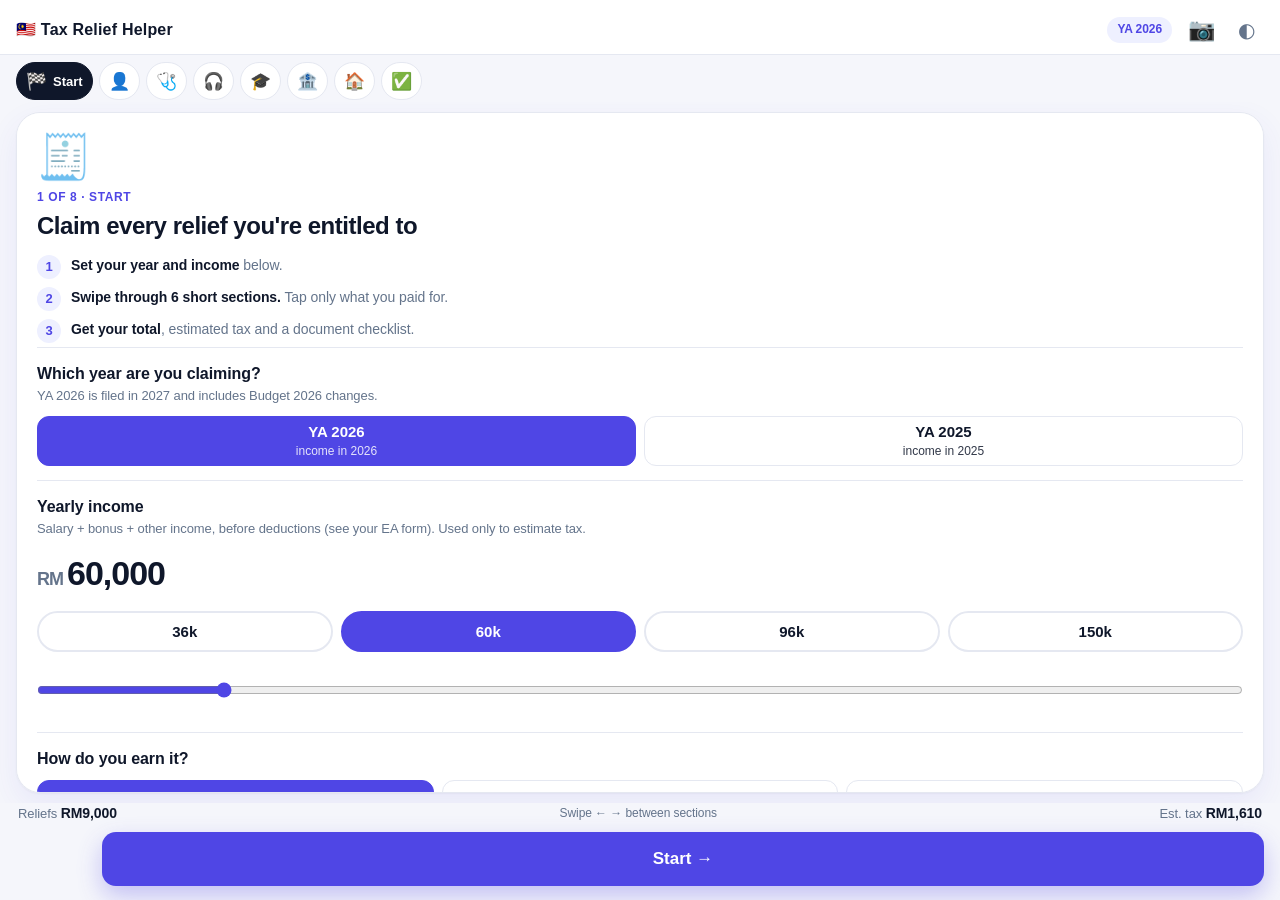
<file: tax-relief/prototypes/horizon.html>
<!doctype html>
<html lang="en" data-skin="horizon">
<head>
<meta charset="utf-8">
<meta name="viewport" content="width=device-width, initial-scale=1, viewport-fit=cover, user-scalable=no">
<meta name="theme-color" content="#0f766e">
<meta name="apple-mobile-web-app-capable" content="yes">
<meta name="apple-mobile-web-app-status-bar-style" content="black-translucent">
<meta name="apple-mobile-web-app-title" content="Relief Helper">
<title>Tax Relief Helper · Horizon</title>
<style>
:root{
  --bg:#f4f6f5; --card:#ffffff; --ink:#14201d; --muted:#5c6b67; --line:#dfe5e3;
  --brand:#0f766e; --brand-ink:#ffffff; --brand-soft:#d9f0ec; --accent:#f59e0b; --danger:#c2410c; --ok:#15803d;
  --shadow:0 10px 30px rgba(15,40,35,.10);
}
@media (prefers-color-scheme: dark){
  :root:not([data-theme="light"]){
    --bg:#0c1311; --card:#15201d; --ink:#e8efed; --muted:#9db0ab; --line:#26332f;
    --brand:#2dd4bf; --brand-ink:#04201c; --brand-soft:#123a34; --accent:#fbbf24; --danger:#fb923c; --ok:#4ade80;
    --shadow:0 10px 30px rgba(0,0,0,.4); color-scheme:dark;
  }
}
:root[data-theme="dark"]{
  color-scheme:dark;
  --bg:#0c1311; --card:#15201d; --ink:#e8efed; --muted:#9db0ab; --line:#26332f;
  --brand:#2dd4bf; --brand-ink:#04201c; --brand-soft:#123a34; --accent:#fbbf24; --danger:#fb923c; --ok:#4ade80;
  --shadow:0 10px 30px rgba(0,0,0,.4);
}
*{box-sizing:border-box;-webkit-tap-highlight-color:transparent}
html,body{margin:0;height:100%;background:var(--bg);color:var(--ink);font:16px/1.45 -apple-system,BlinkMacSystemFont,"Segoe UI",Roboto,Helvetica,Arial,sans-serif;overscroll-behavior:none}
body{display:flex;flex-direction:column;padding:env(safe-area-inset-top,0px) env(safe-area-inset-right,0px) env(safe-area-inset-bottom,0px) env(safe-area-inset-left,0px)}
header{display:flex;align-items:center;gap:10px;padding:12px 16px 6px}
header h1{font-size:15px;margin:0;font-weight:700;letter-spacing:.2px;flex:1}
header .pill{font-size:12px;font-weight:700;background:var(--brand-soft);color:var(--brand);padding:4px 10px;border-radius:99px}
.iconbtn{border:0;background:transparent;color:var(--muted);font-size:20px;width:36px;height:36px;border-radius:10px}
.progress{height:4px;margin:4px 16px 0;background:var(--line);border-radius:4px;overflow:hidden}
.progress>i{display:block;height:100%;width:0;background:var(--brand);transition:width .3s}
.meta{display:flex;justify-content:space-between;font-size:12px;color:var(--muted);padding:6px 18px 0}
main{flex:1;position:relative;overflow:hidden;touch-action:pan-y}
.card>*{flex-shrink:0}
.card{position:absolute;inset:10px 16px 10px;background:var(--card);border-radius:22px;box-shadow:var(--shadow);padding:22px 20px;display:flex;flex-direction:column;overflow-y:auto;transition:transform .28s ease,opacity .28s ease}
.card.out-left{transform:translateX(-110%);opacity:0}
.card.out-right{transform:translateX(110%);opacity:0}
.card.in-right{transform:translateX(110%);opacity:0;transition:none}
.card.in-left{transform:translateX(-110%);opacity:0;transition:none}
.emoji{font-size:44px;line-height:1;margin-bottom:10px}
.kicker{font-size:12px;font-weight:700;text-transform:uppercase;letter-spacing:.8px;color:var(--brand)}
h2{font-size:24px;line-height:1.2;margin:6px 0 8px}
p.sub{color:var(--muted);margin:0 0 14px;font-size:15px}
.cap{display:inline-block;font-size:13px;font-weight:700;color:var(--ink);background:var(--brand-soft);padding:4px 10px;border-radius:99px;margin-bottom:14px}
.spacer{flex:1;min-height:12px}
.opts{display:grid;gap:10px}
.opt{display:flex;align-items:center;gap:12px;width:100%;text-align:left;border:2px solid var(--line);background:transparent;color:var(--ink);border-radius:16px;padding:16px;font-size:17px;font-weight:600}
.opt .e{font-size:24px}
.opt.sel{border-color:var(--brand);background:var(--brand-soft)}
.opt:active{transform:scale(.98)}
.row2{display:grid;grid-template-columns:1fr 1fr;gap:10px}
.big{font-size:40px;font-weight:800;letter-spacing:-1px;margin:6px 0 2px;font-variant-numeric:tabular-nums}
.big small{font-size:18px;font-weight:700;color:var(--muted);margin-right:4px}
.chips{display:flex;flex-wrap:wrap;gap:8px;margin:12px 0}
.chip{border:2px solid var(--line);background:transparent;color:var(--ink);border-radius:99px;padding:10px 14px;font-size:15px;font-weight:700}
.chip.sel{border-color:var(--brand);background:var(--brand);color:var(--brand-ink)}
input[type=range]{width:100%;height:44px;accent-color:var(--brand);margin:4px 0}
.stepper{display:flex;align-items:center;justify-content:space-between;border:2px solid var(--line);border-radius:16px;padding:8px 10px 8px 16px;margin-bottom:10px}
.stepper .lab{font-weight:600;font-size:15px;flex:1;padding-right:8px}
.stepper .lab small{display:block;color:var(--muted);font-weight:500;font-size:12.5px}
.stepper .ctl{display:flex;align-items:center;gap:8px}
.stepper button{width:44px;height:44px;border-radius:12px;border:0;background:var(--brand-soft);color:var(--brand);font-size:24px;font-weight:800}
.stepper .n{min-width:24px;text-align:center;font-weight:800;font-size:20px;font-variant-numeric:tabular-nums}
.sublist .item{border-top:1px solid var(--line);padding:12px 0}
.sublist .item:first-child{border-top:0}
.sublist .hd{display:flex;justify-content:space-between;font-weight:600;font-size:15px}
.sublist .hd span:last-child{font-variant-numeric:tabular-nums}
.note{font-size:13px;color:var(--muted);background:var(--bg);border-radius:12px;padding:10px 12px;margin-top:12px}
.warn{color:var(--danger)}
.nav{display:flex;gap:10px;padding:0 16px 14px}
.nav button{flex:1;height:54px;border-radius:16px;border:0;font-size:17px;font-weight:700}
.nav .back{background:var(--card);color:var(--ink);box-shadow:var(--shadow);flex:0 0 76px}
.nav .next{background:var(--brand);color:var(--brand-ink)}
.nav .skip{background:transparent;color:var(--muted);flex:0 0 auto;padding:0 12px}
.hint{text-align:center;font-size:12px;color:var(--muted);padding:0 0 6px}
.sum-row{display:flex;justify-content:space-between;gap:12px;padding:9px 0;border-bottom:1px solid var(--line);font-size:15px}
.sum-row span:last-child{font-weight:700;font-variant-numeric:tabular-nums;white-space:nowrap}
.sum-row.total{border-bottom:0;font-size:17px}
.hero{background:var(--brand);color:var(--brand-ink);border-radius:18px;padding:16px;margin:4px 0 14px}
.hero .l{font-size:13px;opacity:.85;font-weight:600}
.hero .v{font-size:32px;font-weight:800;font-variant-numeric:tabular-nums}
.hero .g{display:grid;grid-template-columns:1fr 1fr;gap:10px;margin-top:10px}
.hero .g div{background:rgba(255,255,255,.14);border-radius:12px;padding:8px 10px}
.hero .g b{display:block;font-size:18px}
h3{font-size:15px;margin:18px 0 6px}
.docs li{margin:4px 0;font-size:14px}
.actions{display:grid;grid-template-columns:1fr 1fr;gap:10px;margin-top:16px}
.actions button{height:48px;border-radius:14px;border:2px solid var(--line);background:transparent;color:var(--ink);font-weight:700;font-size:15px}
.toast{position:fixed;left:50%;bottom:calc(90px + env(safe-area-inset-bottom));transform:translateX(-50%);background:var(--ink);color:var(--bg);padding:10px 16px;border-radius:12px;font-size:14px;opacity:0;transition:opacity .2s;pointer-events:none}
.toast.show{opacity:1}
@media print{
  header,.progress,.meta,.nav,.hint,.actions{display:none!important}
  main{overflow:visible}
  .card{position:static;box-shadow:none;inset:auto}
}
.sheet{position:fixed;inset:0;background:var(--bg);z-index:20;display:none;flex-direction:column;padding:env(safe-area-inset-top,0px) env(safe-area-inset-right,0px) env(safe-area-inset-bottom,0px) env(safe-area-inset-left,0px)}
.sheet.open{display:flex}
.sheet .top{display:flex;align-items:center;gap:10px;padding:12px 16px}
.sheet .top h1{flex:1;font-size:17px;margin:0}
.sheet .body{flex:1;overflow-y:auto;padding:0 16px 24px}
.panel{background:var(--card);border-radius:20px;box-shadow:var(--shadow);padding:18px;margin-bottom:14px}
.snap{display:flex;align-items:center;justify-content:center;gap:10px;width:100%;height:56px;border-radius:16px;border:0;background:var(--brand);color:var(--brand-ink);font-size:17px;font-weight:700}
.snap.alt{background:var(--brand-soft);color:var(--brand)}
.thumb{width:100%;max-height:260px;object-fit:contain;border-radius:14px;background:var(--bg);margin-top:12px}
textarea{width:100%;min-height:110px;border:2px solid var(--line);border-radius:14px;background:var(--bg);color:var(--ink);padding:12px;font:15px/1.4 inherit;font-family:inherit;margin-top:8px;resize:vertical}
.verdict{border-radius:16px;padding:14px;margin-top:12px}
.verdict.ok{background:color-mix(in srgb,var(--ok) 16%,transparent)}
.verdict.maybe{background:color-mix(in srgb,var(--accent) 18%,transparent)}
.verdict.no{background:color-mix(in srgb,var(--danger) 16%,transparent)}
.verdict h4{margin:0 0 4px;font-size:17px}
.verdict p{margin:4px 0;font-size:14px}
.cats{display:flex;flex-wrap:wrap;gap:8px;margin-top:10px}
.rlist .r{display:flex;gap:12px;align-items:center;padding:10px 0;border-top:1px solid var(--line)}
.rlist .r:first-child{border-top:0}
.rlist img{width:52px;height:52px;object-fit:cover;border-radius:10px;background:var(--bg);flex:0 0 52px}
.rlist .m{flex:1;font-size:14px;min-width:0}
.rlist .m b{display:block;font-size:15px;white-space:nowrap;overflow:hidden;text-overflow:ellipsis}
.rlist .x{border:0;background:transparent;color:var(--muted);font-size:20px;width:40px;height:40px}
.dot{display:inline-block;width:9px;height:9px;border-radius:50%;margin-right:6px}
.badge{position:absolute;top:2px;right:2px;min-width:18px;height:18px;border-radius:9px;background:var(--accent);color:#000;font-size:11px;font-weight:800;display:none;align-items:center;justify-content:center;padding:0 5px}
.danger{background:var(--danger)!important;color:#fff!important}
.items .it{display:flex;gap:10px;padding:8px 0;border-top:1px solid var(--line);font-size:14px}
.items .it:first-child{border-top:0}
.items .it .nm{flex:1;min-width:0}
.items .it .nm small{display:block;color:var(--muted)}
.items .it .am{font-weight:700;font-variant-numeric:tabular-nums;white-space:nowrap}
.addbtn{margin-top:8px}
.addbtn:disabled{opacity:.6}
details.fallback summary{font-weight:700;cursor:pointer;padding:4px 0}
.spin{display:inline-block;animation:spin 1s linear infinite}
@keyframes spin{to{transform:rotate(360deg)}}
@media (prefers-reduced-motion: reduce){.spin{animation:none}.card{transition:none}}
.tabs{display:flex;gap:6px;padding:8px 16px 2px;overflow-x:auto;scrollbar-width:none;-webkit-overflow-scrolling:touch}
.tabs::-webkit-scrollbar{display:none}
.tabs button{flex:0 0 auto;height:38px;min-width:38px;border-radius:99px;border:2px solid transparent;background:var(--card);color:var(--muted);font-size:17px;padding:0 9px;display:flex;align-items:center;gap:6px;font-weight:700}
.tabs button .nm{font-size:13px;display:none}
.tabs button.cur{background:var(--brand);color:var(--brand-ink)}
.tabs button.cur .nm{display:inline}
.tabs button.done{border-color:var(--brand-soft)}
.field{padding:14px 0;border-top:1px solid var(--line)}
.field.first{border-top:0;padding-top:4px}
.flabel{font-weight:700;font-size:16px;margin-bottom:10px}
.flabel small{display:block;font-weight:500;color:var(--muted);font-size:13px;margin-top:2px}
.seg{display:flex;gap:8px;flex-wrap:wrap}
.seg button{flex:1 1 0;min-width:88px;min-height:48px;border-radius:14px;border:2px solid var(--line);background:transparent;color:var(--ink);font-weight:700;font-size:15px;padding:6px 8px;line-height:1.2}
.seg button small{font-weight:500;font-size:12px;opacity:.85}
.seg button.sel{border-color:var(--brand);background:var(--brand);color:var(--brand-ink)}
.reveal{margin-left:6px;padding-left:12px;border-left:3px solid var(--brand-soft)}
.rel{border:2px solid var(--line);border-radius:16px;margin-bottom:10px;overflow:hidden;background:var(--card)}
.rel.has{border-color:color-mix(in srgb,var(--brand) 55%,var(--line))}
.relhd{display:flex;align-items:center;gap:12px;width:100%;padding:14px;border:0;background:transparent;color:var(--ink);text-align:left;font-size:16px;font-weight:700}
.relhd .e{font-size:24px;width:30px;text-align:center;flex:0 0 30px}
.relhd .t{flex:1;min-width:0}
.relhd small{display:block;font-weight:500;font-size:12.5px;color:var(--muted);margin-top:2px}
.relhd .v{font-variant-numeric:tabular-nums;font-size:15px;color:var(--brand);white-space:nowrap;font-weight:800}
.rel:not(.has) .relhd .v{color:var(--muted);font-weight:700}
.relhd .chev{color:var(--muted);transition:transform .2s;font-size:12px}
.rel.open .chev{transform:rotate(90deg)}
.relbd{padding:0 14px 14px}
.relbd .big{font-size:32px}
.auto{background:var(--brand-soft);border-radius:16px;padding:12px 14px;margin-top:6px}
.auto .sum-row{border-color:color-mix(in srgb,var(--brand) 25%,transparent);font-size:14px}
.auto .sum-row:last-child{border-bottom:0}
.how{display:grid;gap:8px;margin:6px 0 4px;padding:0;list-style:none}
.how li{display:flex;gap:10px;align-items:flex-start;font-size:14px;color:var(--muted)}
.how li b{color:var(--ink)}
.how .n{flex:0 0 24px;height:24px;border-radius:50%;background:var(--brand-soft);color:var(--brand);font-weight:800;font-size:13px;display:flex;align-items:center;justify-content:center}
.endhint{text-align:center;color:var(--muted);font-size:13px;margin:14px 0 2px}
.totals{display:flex;justify-content:space-between;align-items:center;gap:8px;padding:0 18px 8px;font-size:13px;color:var(--muted)}
.totals b{color:var(--ink);font-variant-numeric:tabular-nums;font-size:14px}
#hint{flex:1;text-align:center;font-size:12px}
.inc-chips .chip{flex:1 1 0}
</style>
<link rel="stylesheet" href="skins.css">
</head>
<body>
<header>
  <h1>🇲🇾 Tax Relief Helper</h1>
  <span class="pill" id="yaPill">YA 2026</span>
  <button class="iconbtn" id="receiptBtn" aria-label="Check a receipt" style="position:relative;font-size:22px">📷<span class="badge" id="rcBadge"></span></button>
  <button class="iconbtn" id="themeBtn" aria-label="Switch theme">◐</button>
</header>
<nav class="tabs" id="tabs" aria-label="Sections"></nav>
<main id="stage"></main>
<div class="totals"><span>Reliefs <b id="totRel">RM9,000</b></span><span id="hint">Swipe ← → between sections</span><span>Est. tax <b id="totTax">RM0</b></span></div>
<div class="nav">
  <button class="back" id="backBtn" aria-label="Previous section">←</button>
  <button class="next" id="nextBtn">Next →</button>
</div>
<div class="toast" id="toast"></div>

<div class="sheet" id="sheet" role="dialog" aria-label="Receipt checker">
  <div class="top"><button class="iconbtn" id="sheetClose" aria-label="Close">✕</button><h1>📷 Receipt checker</h1><span class="pill" id="sheetYa"></span></div>
  <div class="body">
    <div class="panel">
      <div class="kicker">Upload a receipt</div>
      <p class="sub" style="margin:6px 0 12px" id="aiNote">Take a photo or pick one from your gallery. Claude reads every item and checks it against the YA relief rules.</p>
      <label class="snap" for="photoIn">📸 Snap or upload receipt</label>
      <input id="photoIn" type="file" accept="image/jpeg,image/png,image/webp,image/heic,image/*" hidden>
      <img id="photoPrev" class="thumb" alt="" hidden>
      <div id="rcResult"></div>
    </div>
    <div class="panel">
      <details id="aiSettings">
        <summary style="font-weight:700;cursor:pointer;padding:4px 0">⚙️ AI receipt checking: <span id="aiState">off</span></summary>
        <p class="sub" style="margin:8px 0 6px">Paste your Anthropic API key to let Claude read receipt photos. The key is saved only in this browser on this device and is sent only to Anthropic. Each check costs about RM0.15–0.25 on your Anthropic account.</p>
        <p class="sub" style="margin:0 0 8px">Get a key at <b>console.anthropic.com</b> → API Keys. Use a key just for this app and set a monthly spend limit there.</p>
        <input id="aiKey" type="password" autocomplete="off" placeholder="sk-ant-..." style="width:100%;height:48px;border:2px solid var(--line);border-radius:14px;background:var(--bg);color:var(--ink);padding:0 12px;font-size:15px">
        <div class="row2" style="margin-top:10px"><button class="snap" id="aiKeySave">Save key</button><button class="snap alt" id="aiKeyClear">Remove key</button></div>
      </details>
    </div>
    <div class="panel">
      <details class="fallback" id="fallback">
        <summary>No photo? Type the receipt instead</summary>
        <p class="sub" style="margin:6px 0 0">Type the shop and items, or on iPhone tap the box and choose <b>Scan Text</b>. This quick check uses built-in keyword rules.</p>
        <textarea id="rcText" placeholder="e.g. Popular Bookstore, novel RM45"></textarea>
        <button class="snap alt" id="rcCheck" style="margin-top:10px">🔍 Check eligibility</button>
        <div id="rcTextResult"></div>
      </details>
    </div>
    <div class="panel">
      <div class="kicker">Saved receipts · <span id="rcCount">0</span></div>
      <div class="rlist" id="rcList"></div>
    </div>
    <div class="note">This checker matches keywords against LHDN relief rules. It's a guide, not a ruling. When in doubt, keep the receipt and confirm with LHDN (HASiL Contact Centre or hasil.gov.my).</div>
  </div>
</div>

<script>
"use strict";
/* ============================================================
   RELIEF DATA — Malaysia resident individual, Form BE.
   YA 2025 = income earned in 2025 (filed in 2026).
   YA 2026 = income earned in 2026 (filed in 2027), with Budget 2026 changes.
   Figures compiled from published guides; verify against LHDN (hasil.gov.my).
   ============================================================ */
const RM = n => "RM" + Math.round(n).toLocaleString("en-MY");
const RM2 = n => "RM" + Number(n).toLocaleString("en-MY",{minimumFractionDigits:2,maximumFractionDigits:2});
const BANDS = [[5000,0],[15000,.01],[15000,.03],[15000,.06],[20000,.11],[30000,.19],[300000,.25],[200000,.26],[1400000,.28],[Infinity,.30]];
function taxOn(ci){let t=0,left=Math.max(0,ci);for(const [w,r] of BANDS){const x=Math.min(left,w);t+=x*r;left-=x;if(left<=0)break;}return t;}

const RELIEFS = [
  {id:"individual", cat:"Personal", e:"🧍", t:"Individual & dependent relatives", cap:9000, auto:true,
   docs:[], note:"Given automatically to every resident individual."},
  {id:"disabledSelf", cat:"Personal", e:"♿", t:"Disabled individual", cap:7000, fixed:true, when:s=>s.a.disabled==="yes",
   docs:["JKM disability (OKU) card / certification"]},
  {id:"spouse", cat:"Family", e:"💍", t:"Spouse / alimony to former wife", cap:4000, fixed:true, when:s=>s.a.married==="yes" && s.a.spouseIncome==="no",
   docs:["Marriage certificate","Spouse's proof of no income / joint assessment election"]},
  {id:"disabledSpouse", cat:"Family", e:"♿", t:"Disabled spouse", cap:6000, fixed:true, when:s=>s.a.married==="yes" && s.a.spouseDisabled==="yes",
   docs:["Spouse's JKM certification"]},
  {id:"childcare", cat:"Children", e:"🧸", ya:{2025:"Registered childcare centre / kindergarten, child aged 6 or below",2026:"Registered childcare, kindergarten, day-care or after-school transit centre, child aged 12 or below"},
   t:"Childcare / kindergarten fees", cap:3000, when:()=>hasKids(),
   docs:["Receipts from a centre registered with JKM / Ministry of Education"], tip:"Only one parent can claim for the same child."},
  {id:"breastfeed", cat:"Children", e:"🍼", t:"Breastfeeding equipment", cap:1000, when:s=>s.a.gender==="f" && hasKids(),
   docs:["Receipt for breast pump, cooler bag, etc."], tip:"Mothers only, child aged 2 or below, once every 2 years."},
  {id:"sspn", cat:"Children", e:"🎓", t:"SSPN net savings", cap:8000, when:()=>hasKids(),
   docs:["SSPN annual statement (deposits minus withdrawals in the year)"]},
  {id:"medical", cat:"Medical", e:"🩺", t:"Medical expenses — self, spouse & children", cap:10000, group:true, when:()=>true,
   subs:[
     {id:"serious", t:"Serious illness & fertility treatment", cap:10000},
     {id:"vaccine", t:"Vaccinations", cap:1000, ya:{2025:"Listed vaccines only",2026:"Any NPRA-registered vaccine"}},
     {id:"dental", t:"Dental examination & treatment", cap:1000},
     {id:"checkup", t:"Check-up, screening, self-test kits, mental health", cap:1000},
     {id:"learning", t:"Child learning disability — diagnosis & intervention", capYA:{2025:6000,2026:10000}, when:()=>hasKids()}
   ], docs:["Clinic/hospital receipts","Doctor's certification for serious illness"]},
  {id:"parents", cat:"Medical", e:"👵", t:"Medical care for parents / grandparents", cap:8000, when:()=>true,
   docs:["Receipts","Medical practitioner's certification for care/treatment"], tip:"Includes full check-up & vaccination (sub-limit RM1,000). Parents must live in Malaysia."},
  {id:"equipment", cat:"Medical", e:"🦽", t:"Supporting equipment for disabled family", cap:6000, when:()=>true,
   docs:["Receipts for wheelchair, hearing aid, dialysis machine, prosthetics, etc."], tip:"Spectacles and optical lenses don't qualify."},
  {id:"eduFees", cat:"Education", e:"📚", t:"Your own education fees", cap:7000, when:()=>true,
   docs:["Fee receipts","Offer letter / course details"], tip:"Recognised upskilling / self-enhancement courses are capped at RM2,000 within this."},
  {id:"lifestyle", cat:"Lifestyle", e:"📱", t:"Lifestyle — books, gadgets, internet", cap:2500, when:()=>true,
   docs:["Receipts for books, phone, tablet, PC","Internet bills in your name"], tip:"Not for business use. Covers self, spouse and children."},
  {id:"sports", cat:"Lifestyle", e:"🏸", t:"Sports & fitness", cap:1000, when:()=>true,
   docs:["Receipts for equipment, gym / court fees, race registrations"]},
  {id:"tourism", cat:"Lifestyle", e:"🏝️", t:"Tourist attraction & cultural entrance fees", cap:1000, onlyYA:[2026], when:()=>true,
   docs:["Entrance tickets / receipts"], tip:"New for YA 2026 (Budget 2026)."},
  {id:"green", cat:"Lifestyle", e:"🔌", ya:{2025:"EV charging equipment / subscription, food waste composting machine",2026:"EV charging, composting machine, food waste grinder, home CCTV"},
   t:"EV charging & green home items", cap:2500, when:()=>true,
   docs:["Purchase / installation / subscription receipts"], tip:"Not for business use."},
  {id:"epf", cat:"Savings", e:"🏦", t:"EPF contributions (employee)", cap:4000, suggest:s=>Math.min(4000,s.income*0.11), when:s=>(s.a.job||"employed")!=="other",
   docs:["EA form (shows EPF deducted)","i-Akaun statement"], tip:"Part of the RM7,000 combined life insurance + EPF limit."},
  {id:"life", cat:"Savings", e:"🛡️", t:"Life insurance / family takaful", ya:{2025:"Self and spouse",2026:"Self, spouse and (new) eligible children"}, cap:3000, when:()=>true,
   docs:["Insurer's annual premium statement"]},
  {id:"prs", cat:"Savings", e:"📈", t:"Private Retirement Scheme & deferred annuity", cap:3000, when:()=>true,
   docs:["PRS provider's annual statement"]},
  {id:"eduMed", cat:"Savings", e:"🏥", t:"Education & medical insurance premiums", cap:4000, when:()=>true,
   docs:["Insurer's annual premium statement"]},
  {id:"socso", cat:"Savings", e:"🧾", t:"SOCSO & EIS contributions", cap:350, suggest:s=>(s.a.job||"employed")==="employed"?Math.min(350,Math.round(Math.min(s.income,72000)*0.007)):0, when:s=>(s.a.job||"employed")==="employed",
   docs:["EA form / payslips"]},
  {id:"home", cat:"Housing", e:"🏠", t:"First home loan interest", capFn:s=>s.a.homePrice==="mid"?5000:7000, when:()=>true,
   docs:["SPA (signed 1 Jan 2025 – 31 Dec 2027)","Bank's yearly interest statement"], tip:"Interest only, first 3 consecutive years. RM7,000 if price ≤ RM500k; RM5,000 if RM500,001–750,000."}
];

/* Child relief per head (fixed). */
const KIDS = [
  {id:"u18", t:"Under 18", rm:2000},
  {id:"preU", t:"18+ in pre-university", sub:"A-Level, matriculation, foundation", rm:2000},
  {id:"higher", t:"18+ diploma or degree", sub:"Diploma+ in Malaysia, degree+ abroad", rm:8000},
  {id:"oku", t:"Disabled child", sub:"Unmarried, any age", rm:8000},
  {id:"okuStudy", t:"Disabled child also in higher education", sub:"Adds RM8,000 on top", rm:8000}
];

/* ============================================================ STATE */
const KEY = "my-tax-relief-helper-v1";
const fresh = () => ({ya:2026, income:60000, a:{}, amt:{}, sub:{}, kids:{}, zakat:0, donation:0, step:0, sec:"start", seen:{}, receipts:[]});
let S = fresh();
try{ const saved = JSON.parse(localStorage.getItem(KEY)||"null"); if(saved && saved.a) S = Object.assign(fresh(), saved); }catch(e){}
if(!S.seen) S.seen={};
const save = () => { try{ localStorage.setItem(KEY, JSON.stringify(S)); }catch(e){} };

function capOf(r){ if(r.capFn) return r.capFn(S); return r.cap; }
function subCap(sb){ return sb.capYA ? sb.capYA[S.ya] : sb.cap; }
function activeReliefs(){ return RELIEFS.filter(r => (!r.onlyYA || r.onlyYA.includes(S.ya)) && (!r.when || r.when(S))); }
function claimOf(r){
  if(r.auto) return r.cap;
  if(r.group){ const subs=r.subs.filter(sb=>!sb.when||sb.when(S)); let t=0; for(const sb of subs) t+=Math.min(S.sub[sb.id]||0, subCap(sb)); return Math.min(t, r.cap); }
  if(r.fixed) return r.cap;
  return Math.min(S.amt[r.id]||0, capOf(r));
}
function hasKids(){ return KIDS.reduce((t,k)=>t+(S.kids[k.id]||0),0)>0; }
function kidsTotal(){ return KIDS.reduce((t,k)=>t+(S.kids[k.id]||0)*k.rm,0); }
function compute(){
  const rel = activeReliefs();
  let reliefs = rel.reduce((t,r)=>t+claimOf(r),0);
  // EPF + life insurance share a RM7,000 combined limit
  const epf = rel.find(r=>r.id==="epf") ? claimOf(RELIEFS.find(r=>r.id==="epf")) : 0;
  const life = claimOf(RELIEFS.find(r=>r.id==="life"));
  const over = Math.max(0, epf + life - 7000); reliefs -= over;
  if(hasKids()) reliefs += kidsTotal();
  const donation = Math.min(S.donation||0, S.income*0.10);
  const aggregate = Math.max(0, S.income - donation);
  const chargeable = Math.max(0, aggregate - reliefs);
  const grossTax = taxOn(chargeable);
  let rebate = 0;
  if(chargeable <= 35000){ rebate += 400; if(S.a.married==="yes" && S.a.spouseIncome==="no") rebate += 400; }
  const zakat = S.zakat||0;
  const payable = Math.max(0, grossTax - rebate - zakat);
  const noRelief = Math.max(0, taxOn(Math.max(0, aggregate - 9000)) - (aggregate-9000<=35000?400:0) - zakat);
  return {reliefs, donation, aggregate, chargeable, grossTax, rebate, zakat, payable, saved: Math.max(0, noRelief - payable)};
}

/* ============================================================ RENDER */
const stage = document.getElementById("stage");
let current = null;

function el(html){ const d=document.createElement("div"); d.className="card"; d.innerHTML=html; return d; }
function esc(s){ return String(s).replace(/[&<>"]/g,c=>({"&":"&amp;","<":"&lt;",">":"&gt;",'"':"&quot;"}[c])); }
function yaText(obj){ return obj ? obj[S.ya] : ""; }

function amountUI(id, cap, value, label){
  const pcts = [0,.25,.5,.75,1];
  const step = cap<=1000?50:cap<=5000?100:250;
  return `<div data-amt="${id}" data-cap="${cap}">
    ${label?`<div class="hd"><span>${esc(label)}</span><span>max ${RM(cap)}</span></div>`:""}
    <div class="big"><small>RM</small><span class="val">${Math.round(value).toLocaleString("en-MY")}</span></div>
    <div class="chips">${pcts.map(p=>`<button class="chip ${Math.round(value)===Math.round(cap*p)?"sel":""}" data-set="${Math.round(cap*p)}">${p===0?"None":p===1?"Max":Math.round(p*100)+"%"}</button>`).join("")}</div>
    <input type="range" min="0" max="${cap}" step="${step}" value="${value}" aria-label="Amount">
  </div>`;
}

/* ============================================================ SECTIONS
   One swipe per topic; everything inside a topic is scroll + tap.
   ============================================================ */
const SECTIONS = [
  {id:"start",  icon:"🏁", name:"Start"},
  {id:"you",    icon:"👤", name:"You & family"},
  {id:"health", icon:"🩺", name:"Health", reliefs:["medical","parents","equipment"]},
  {id:"life",   icon:"🎧", name:"Lifestyle", reliefs:["lifestyle","sports","tourism","green"]},
  {id:"kids",   icon:"🎓", name:"Kids & learning", reliefs:["childcare","breastfeed","sspn","eduFees"]},
  {id:"save",   icon:"🏦", name:"Savings & insurance", reliefs:["epf","life","prs","eduMed","socso"]},
  {id:"home",   icon:"🏠", name:"Home & giving", reliefs:["home"]},
  {id:"sum",    icon:"✅", name:"Summary"}
];
const openRows = new Set();
function visibleSections(){
  const act = new Set(activeReliefs().map(r=>r.id));
  return SECTIONS.filter(sec => !sec.reliefs || sec.id==="home" || sec.reliefs.some(id=>act.has(id)));
}
function secLabel(id){ const v=visibleSections(); const i=v.findIndex(x=>x.id===id); return `${i+1} of ${v.length} · ${v[i].name}`; }
function curIndex(){ const v=visibleSections(); const i=v.findIndex(x=>x.id===S.sec); return i<0?0:i; }

function seg(key, label, opts, help, cur){
  if(cur===undefined) cur=S.a[key];
  return `<div class="flabel">${label}${help?`<small>${help}</small>`:""}</div>
    <div class="seg" role="radiogroup" aria-label="${esc(label)}">${opts.map(o=>`<button role="radio" aria-checked="${String(cur)===String(o.v)}" data-seg="${key}" data-v="${o.v}" class="${String(cur)===String(o.v)?"sel":""}">${o.l}</button>`).join("")}</div>`;
}
const YN2=[{v:"yes",l:"Yes"},{v:"no",l:"No"}];

function reliefCap(r){ return r.group ? r.cap : capOf(r); }
function rowValText(id){
  if(id==="zakat") return S.zakat>0?RM(S.zakat):"Add";
  if(id==="donation") return S.donation>0?RM(Math.min(S.donation,S.income*0.1)):"Add";
  const r=RELIEFS.find(x=>x.id===id); const v=r?claimOf(r):0; return v>0?RM(v):"Add";
}
function rowHas(id){ return rowValText(id)!=="Add"; }
function rowShell(id, emoji, title, small, body){
  const open=openRows.has(id);
  return `<div class="rel ${open?"open":""} ${rowHas(id)?"has":""}" data-rel="${id}">
    <button class="relhd" data-toggle="${id}" aria-expanded="${open}"><span class="e">${emoji}</span><span class="t">${esc(title)}<small>${small}</small></span><span class="v" data-val="${id}">${rowValText(id)}</span><span class="chev">▶</span></button>
    ${open?`<div class="relbd">${body()}</div>`:""}</div>`;
}
function reliefRow(r){
  if(S.amt[r.id]===undefined && r.suggest){ S.amt[r.id]=Math.round(r.suggest(S)/10)*10; }   // EPF/SOCSO estimated from income
  const cap=reliefCap(r), scope=yaText(r.ya);
  return rowShell(r.id, r.e, r.t, `up to ${RM(cap)}${scope?" · "+esc(scope):""}`, ()=>{
    let h="";
    if(r.group){
      const subs=r.subs.filter(sb=>!sb.when||sb.when(S));
      h += `<p class="sub" style="margin:0 0 4px">Combined limit ${RM(r.cap)}. Set each type you paid for.</p><div class="sublist">${subs.map(sb=>`<div class="item">${amountUI("sub:"+sb.id, subCap(sb), Math.min(S.sub[sb.id]||0, subCap(sb)), sb.t)}${sb.ya?`<div class="note" style="margin-top:0">${esc(yaText(sb.ya))}</div>`:""}</div>`).join("")}</div>`;
    } else {
      if(r.id==="home") h += `<div style="margin-bottom:8px">${seg("homePrice","Home price",[{v:"low",l:"≤ RM500k"},{v:"mid",l:"RM500k – 750k"}],"First home, SPA signed 1 Jan 2025 – 31 Dec 2027", S.a.homePrice||"low")}</div>`;
      h += amountUI(r.id, cap, Math.min(S.amt[r.id]||0, cap));
      if(r.suggest) h += `<div class="note">💡 Pre-filled from your income. Check your EA form.</div>`;
    }
    h += rcTally(r.id);
    if(r.tip) h += `<div class="note">${esc(r.tip)}</div>`;
    h += `<div class="note">📎 Keep: ${r.docs.map(esc).join(" · ")}</div>`;
    return h;
  });
}
function reliefRows(ids){
  const act=activeReliefs();
  return ids.map(id=>act.find(r=>r.id===id)).filter(Boolean).map(reliefRow).join("");
}
function sectionHead(id, title, sub){
  return `<div class="kicker">${secLabel(id)}</div><h2>${title}</h2>${sub?`<p class="sub">${sub}</p>`:""}`;
}
const ENDHINT = `<p class="endhint">Done here? Swipe ← or tap Next.</p>`;

function sectionHTML(sec){
  switch(sec.id){
    case "start": {
      const presets=[36000,60000,96000,150000];
      return `<div class="emoji">🧾</div>${sectionHead("start","Claim every relief you're entitled to","")}
        <ol class="how"><li><span class="n">1</span><span><b>Set your year and income</b> below.</span></li>
          <li><span class="n">2</span><span><b>Swipe through ${visibleSections().length-2} short sections.</b> Tap only what you paid for.</span></li>
          <li><span class="n">3</span><span><b>Get your total</b>, estimated tax and a document checklist.</span></li></ol>
        <div class="field">${seg("ya","Which year are you claiming?",[{v:2026,l:"YA 2026<br><small>income in 2026</small>"},{v:2025,l:"YA 2025<br><small>income in 2025</small>"}],"YA 2026 is filed in 2027 and includes Budget 2026 changes.",S.ya)}</div>
        <div class="field"><div class="flabel">Yearly income<small>Salary + bonus + other income, before deductions (see your EA form). Used only to estimate tax.</small></div>
          <div class="big" style="font-size:34px"><small>RM</small><span id="incVal">${S.income.toLocaleString("en-MY")}</span></div>
          <div class="chips inc-chips">${presets.map(p=>`<button class="chip ${S.income===p?"sel":""}" data-inc="${p}">${p/1000}k</button>`).join("")}</div>
          <input id="incRange" type="range" min="0" max="400000" step="1000" value="${S.income}" aria-label="Yearly income"></div>
        <div class="field">${seg("job","How do you earn it?",[{v:"employed",l:"Salaried"},{v:"self",l:"Self-employed"},{v:"other",l:"Other / retired"}],"", S.a.job||"employed")}</div>
        <div class="note">🔒 Your answers stay on this device. Receipt photos go to Claude only if you turn on AI checking (📷).<br>⚠️ Figures follow published LHDN guidance. Confirm on <b>hasil.gov.my</b> before filing. Not tax advice.</div>
        ${ENDHINT}`;
    }
    case "you": {
      const married=S.a.married==="yes";
      const auto=[["🧍 Individual & dependants", 9000]];
      for(const r of activeReliefs()) if(r.fixed) auto.push([r.e+" "+r.t, r.cap]);
      for(const k of KIDS){ const n=S.kids[k.id]||0; if(n) auto.push(["👧 "+k.t+" ×"+n, n*k.rm]); }
      return `${sectionHead("you","You & family","One tap per answer. Reliefs these unlock are added for you automatically.")}
        <div class="field first">${seg("disabled","Are you registered OKU with JKM?",YN2)}</div>
        <div class="field">${seg("married","Are you married?",YN2)}
          ${married?`<div class="reveal" style="margin-top:12px">${seg("spouseIncome","Does your spouse have income?",YN2,"Choose No if your spouse has no income or is jointly assessed under you.")}
            <div style="height:12px"></div>${seg("spouseDisabled","Is your spouse registered OKU?",YN2)}</div>`:""}</div>
        <div class="field">${seg("gender","You are",[{v:"f",l:"Female"},{v:"m",l:"Male"}],"Only used for the mothers' breastfeeding relief.")}</div>
        <div class="field"><div class="flabel">Unmarried children<small>Leave at 0 if none. Claim each child once between you and your spouse.</small></div>
          ${KIDS.map(k=>`<div class="stepper"><div class="lab">${esc(k.t)} <small>${k.sub?esc(k.sub)+" · ":""}${RM(k.rm)} each</small></div>
          <div class="ctl"><button data-kid="${k.id}" data-d="-1" aria-label="Fewer">−</button><span class="n">${S.kids[k.id]||0}</span><button data-kid="${k.id}" data-d="1" aria-label="More">+</button></div></div>`).join("")}</div>
        <div class="auto"><div class="flabel" style="margin-bottom:4px">✓ Included automatically</div>
          ${auto.map(x=>`<div class="sum-row"><span>${esc(x[0])}</span><span>${RM(x[1])}</span></div>`).join("")}</div>
        ${ENDHINT}`;
    }
    case "health":
      return `${sectionHead("health","Health","Medical bills for you, your spouse, children and parents. Tap a row to add an amount.")}${reliefRows(sec.reliefs)}${ENDHINT}`;
    case "life":
      return `${sectionHead("life","Lifestyle","Gadgets, books, internet, sport, outings and green home items. Not for business use.")}${reliefRows(sec.reliefs)}${ENDHINT}`;
    case "kids":
      return `${sectionHead("kids","Kids & learning",hasKids()?"Childcare, education savings for your children, and your own courses.":"Your own studies and courses. Add children in You & family to see childcare and SSPN.")}${reliefRows(sec.reliefs)}${ENDHINT}`;
    case "save":
      return `${sectionHead("save","Savings & insurance","From your EA form and insurer statements. EPF and life insurance share a RM7,000 limit.")}${reliefRows(sec.reliefs)}${ENDHINT}`;
    case "home": {
      const dCap=Math.max(1000, Math.round(S.income*0.10/100)*100);
      return `${sectionHead("home","Home & giving","First-home loan interest, zakat and approved donations.")}
        ${reliefRows(sec.reliefs)}
        ${rowShell("zakat","🕌","Zakat & fitrah","reduces your tax ringgit for ringgit",()=>amountUI("zakat",10000,Math.min(S.zakat,10000))+`<div class="note">📎 Keep the official zakat receipt.</div>`)}
        ${rowShell("donation","🤝","Donations to approved bodies",`up to 10% of income (${RM(S.income*0.1)})`,()=>amountUI("donation",dCap,Math.min(S.donation,dCap))+`<div class="note">📎 The receipt must show the LHDN approval reference number.</div>`)}
        <p class="endhint">That's everything. Swipe ← for your summary.</p>`;
    }
    case "sum": return summaryCard().innerHTML;
  }
  return "";
}

function render(dir){
  const v=visibleSections();
  if(!v.some(x=>x.id===S.sec)) S.sec=v[Math.min(curIndex(), v.length-1)].id;
  const sec=v[curIndex()];
  S.seen[sec.id]=1;
  const card=document.createElement("div"); card.className="card"; card.innerHTML=sectionHTML(sec);
  if(current && dir!==0){
    const old=current; old.classList.add(dir>0?"out-left":"out-right"); setTimeout(()=>old.remove(),300);
    card.classList.add(dir>0?"in-right":"in-left"); stage.appendChild(card);
    requestAnimationFrame(()=>requestAnimationFrame(()=>card.classList.remove("in-right","in-left")));
  } else {
    const keep = current && dir===0 ? current.scrollTop : 0;
    if(current) current.remove();
    stage.appendChild(card); card.scrollTop=keep;
  }
  current=card;
  updateChrome();
  save();
}

function updateChrome(){
  const v=visibleSections(), i=curIndex(), sec=v[i];
  document.getElementById("tabs").innerHTML = v.map((x,j)=>`<button class="${j===i?"cur":""} ${S.seen[x.id]&&j!==i?"done":""}" data-tab="${x.id}" aria-label="${esc(x.name)}" ${j===i?'aria-current="step"':""}>${x.icon}<span class="nm">${esc(x.name)}</span></button>`).join("");
  const curTab=document.querySelector("#tabs .cur"); if(curTab && curTab.scrollIntoView) curTab.scrollIntoView({inline:"center",block:"nearest"});
  document.getElementById("yaPill").textContent="YA "+S.ya;
  const back=document.getElementById("backBtn"), next=document.getElementById("nextBtn");
  back.style.visibility = i===0?"hidden":"visible";
  next.style.display = sec.id==="sum"?"none":"";
  if(sec.id!=="sum") next.textContent = i===0 ? "Start →" : `${v[i+1].name} →`;
  document.getElementById("hint").style.visibility = (i<=1 && !S.seen.health) ? "visible" : "hidden";
  refreshTotals();
}
function refreshTotals(){
  const c=compute();
  document.getElementById("totRel").textContent=RM(c.reliefs);
  document.getElementById("totTax").textContent=RM(c.payable);
}

function summaryCard(){
  const c = compute();
  const rows = [];
  for(const r of activeReliefs()){ const v=claimOf(r); if(v>0) rows.push([r.e+" "+r.t, v, r]); }
  if(hasKids()) for(const k of KIDS){ const n=S.kids[k.id]||0; if(n) rows.push(["👧 Child — "+k.t+" ×"+n, n*k.rm, {docs:["Birth certificate / MyKid","Proof of study for 18+"]}]); }
  const epf=claimOf(RELIEFS.find(r=>r.id==="epf")), life=claimOf(RELIEFS.find(r=>r.id==="life"));
  const docs = new Set(); rows.forEach(r=>(r[2].docs||[]).forEach(d=>docs.add(d)));
  if(S.zakat) docs.add("Zakat receipts"); if(S.donation) docs.add("Donation receipts (approved bodies)");
  const unused = activeReliefs().filter(r=>!r.auto && !r.fixed && claimOf(r)===0).map(r=>r.t);
  return el(`<div class="kicker">${secLabel("sum")}</div><h2>Your YA ${S.ya} claim</h2>
    <div class="hero"><div class="l">Total reliefs</div><div class="v">${RM(c.reliefs)}</div>
      <div class="g"><div>Estimated tax<b>${RM(c.payable)}</b></div><div>Saved by reliefs<b>${RM(c.saved)}</b></div></div></div>
    ${rows.map(r=>`<div class="sum-row"><span>${esc(r[0])}</span><span>${RM(r[1])}</span></div>`).join("")}
    ${epf+life>7000?`<div class="note warn">EPF + life insurance are capped at RM7,000 combined; the extra ${RM(epf+life-7000)} was removed.</div>`:""}
    <h3>Tax estimate</h3>
    <div class="sum-row"><span>Income</span><span>${RM(S.income)}</span></div>
    ${c.donation?`<div class="sum-row"><span>Less approved donations</span><span>− ${RM(c.donation)}</span></div>`:""}
    <div class="sum-row"><span>Less reliefs</span><span>− ${RM(c.reliefs)}</span></div>
    <div class="sum-row"><span>Chargeable income</span><span>${RM(c.chargeable)}</span></div>
    <div class="sum-row"><span>Tax before rebates</span><span>${RM(c.grossTax)}</span></div>
    ${c.rebate?`<div class="sum-row"><span>Rebate (income ≤ RM35k)</span><span>− ${RM(c.rebate)}</span></div>`:""}
    ${c.zakat?`<div class="sum-row"><span>Zakat rebate</span><span>− ${RM(Math.min(c.zakat,c.grossTax-c.rebate>0?c.grossTax-c.rebate:0))}</span></div>`:""}
    <div class="sum-row total"><span>Estimated tax payable</span><span>${RM(c.payable)}</span></div>
    <div class="note">Compare this with the PCB (MTD) your employer deducted (on your EA form) to see if you'll get a refund.</div>
    ${unused.length?`<h3>💡 Not used yet</h3><p class="sub" style="margin:0 0 6px">Tap one to jump there.</p><div class="chips">${unused.map(t=>{ const r=activeReliefs().find(x=>x.t===t); return `<button class="chip" data-jump="${r.id}">${r.e} ${esc(t)}</button>`; }).join("")}</div>`:""}
    <h3>📎 Documents to keep (7 years)</h3>
    <ul class="docs">${[...docs].map(d=>`<li>${esc(d)}</li>`).join("")||"<li>None needed beyond your EA form</li>"}</ul>
    <div class="actions"><button data-act="copy">📋 Copy summary</button><button data-act="print">🖨️ Print / PDF</button></div>
    <button class="snap alt" style="margin-top:12px" data-act="reset">↺ Start over</button>
    <div class="note">Estimate for resident individuals using the YA ${S.ya} tax bands (0%–30%). Not tax advice. Confirm figures with LHDN before submitting on MyTax.</div>`);
}

function summaryText(){
  const c=compute(); const lines=[`Tax relief summary — YA ${S.ya}`];
  for(const r of activeReliefs()){ const v=claimOf(r); if(v>0) lines.push(`${r.t}: ${RM(v)}`); }
  if(hasKids()) for(const k of KIDS){ const n=S.kids[k.id]||0; if(n) lines.push(`Child — ${k.t} ×${n}: ${RM(n*k.rm)}`); }
  lines.push("", `Total reliefs: ${RM(c.reliefs)}`, `Chargeable income: ${RM(c.chargeable)}`, `Estimated tax payable: ${RM(c.payable)}`);
  if(S.zakat) lines.push(`Zakat: ${RM(S.zakat)}`);
  if(c.donation) lines.push(`Approved donations: ${RM(c.donation)}`);
  return lines.join("\n");
}

/* ============================================================ INTERACTION */
function toast(t){ const x=document.getElementById("toast"); x.textContent=t; x.classList.add("show"); clearTimeout(toast.t); toast.t=setTimeout(()=>x.classList.remove("show"),1800); }
let armedReset=false, armTimer=0;
function go(d){
  const v=visibleSections(), ni=curIndex()+d;
  if(ni<0||ni>=v.length) return;
  S.sec=v[ni].id; render(d);
  if(navigator.vibrate) try{navigator.vibrate(8);}catch(e){}
}
function jump(id){ const v=visibleSections(); const to=v.findIndex(x=>x.id===id); if(to<0) return; const d=Math.sign(to-curIndex()); S.sec=id; render(d); }
function refreshLive(){
  document.querySelectorAll("[data-val]").forEach(el=>{ const id=el.dataset.val; el.textContent=rowValText(id); const row=el.closest(".rel"); if(row) row.classList.toggle("has", rowHas(id)); });
  refreshTotals(); save();
}
function setAmt(id, v){
  if(id.startsWith("sub:")) S.sub[id.slice(4)] = v;
  else if(id==="zakat") S.zakat = v; else if(id==="donation") S.donation = v;
  else S.amt[id] = v;
}
function syncAmtBox(box, v){
  box.querySelector(".val").textContent = Math.round(v).toLocaleString("en-MY");
  box.querySelector("input[type=range]").value = v;
  box.querySelectorAll(".chip").forEach(ch=>ch.classList.toggle("sel", +ch.dataset.set===Math.round(v)));
}

document.getElementById("tabs").addEventListener("click", e=>{ const b=e.target.closest("[data-tab]"); if(b) jump(b.dataset.tab); });
stage.addEventListener("click", e=>{
  const b = e.target.closest("button"); if(!b) return;
  if(b.dataset.seg){
    const key=b.dataset.seg, v=b.dataset.v;
    if(key==="ya") S.ya=+v; else S.a[key]=v;
    render(0);   // an answer can reveal follow-up questions or reliefs in place
    return;
  }
  if(b.dataset.toggle){
    const id=b.dataset.toggle;
    if(openRows.has(id)) openRows.delete(id); else openRows.add(id);
    render(0);
    if(openRows.has(id)){
      const row=current.querySelector(`[data-rel="${id}"]`);
      if(row){ const top=row.offsetTop-12; if(top>current.scrollTop+current.clientHeight-240 || top<current.scrollTop) current.scrollTo({top, behavior:"smooth"}); }
    }
    return;
  }
  if(b.dataset.set!==undefined){ const box=b.closest("[data-amt]"); const v=+b.dataset.set; setAmt(box.dataset.amt, v); syncAmtBox(box, v); refreshLive(); return; }
  if(b.dataset.inc){ S.income=+b.dataset.inc; document.getElementById("incVal").textContent=S.income.toLocaleString("en-MY"); document.getElementById("incRange").value=S.income;
    b.parentElement.querySelectorAll(".chip").forEach(c=>c.classList.toggle("sel",c===b)); refreshLive(); return; }
  if(b.dataset.kid){ const k=b.dataset.kid; S.kids[k]=Math.max(0,Math.min(12,(S.kids[k]||0)+ +b.dataset.d)); render(0); return; }
  if(b.dataset.jump){ const id=b.dataset.jump; const sec=SECTIONS.find(x=>x.reliefs&&x.reliefs.includes(id)); if(sec){ openRows.add(id); jump(sec.id); } return; }
  if(b.dataset.act==="print"){ window.print(); return; }
  if(b.dataset.act==="copy"){ const t=summaryText(); (navigator.clipboard?navigator.clipboard.writeText(t):Promise.reject()).then(()=>toast("Summary copied"),()=>showCopyBox(t)); return; }
  if(b.dataset.act==="reset"){
    if(!armedReset){ armedReset=true; b.textContent="Tap again to clear all answers"; b.classList.add("danger"); clearTimeout(armTimer); armTimer=setTimeout(()=>{armedReset=false; b.classList.remove("danger"); b.textContent="↺ Start over";},3000); return; }
    armedReset=false; clearTimeout(armTimer);
    const keepRc=S.receipts; S=fresh(); S.receipts=keepRc||[]; openRows.clear(); save();
    render(-1); toast("Cleared. Let's start again"); return;
  }
});
stage.addEventListener("input", e=>{
  const r=e.target; if(r.type!=="range") return;
  if(r.id==="incRange"){ S.income=+r.value; document.getElementById("incVal").textContent=S.income.toLocaleString("en-MY");
    r.parentElement.querySelectorAll("[data-inc]").forEach(c=>c.classList.toggle("sel",+c.dataset.inc===S.income)); refreshLive(); return; }
  const box=r.closest("[data-amt]"); if(!box) return; const v=+r.value; setAmt(box.dataset.amt, v); syncAmtBox(box, v); refreshLive();
});

document.getElementById("nextBtn").onclick = ()=>go(1);
document.getElementById("backBtn").onclick = ()=>go(-1);

/* Swipe between sections: a clearly horizontal flick that doesn't start on a slider */
let sx=0, sy=0, st=0, tracking=false;
stage.addEventListener("touchstart", e=>{ if(e.touches.length>1 || e.target.closest("input[type=range]")) {tracking=false;return;} const t=e.touches[0]; sx=t.clientX; sy=t.clientY; st=Date.now(); tracking=true; }, {passive:true});
stage.addEventListener("touchend", e=>{
  if(!tracking) return; tracking=false;
  const t=e.changedTouches[0], dx=t.clientX-sx, dy=t.clientY-sy;
  if(Math.abs(dx)>70 && Math.abs(dx)>Math.abs(dy)*2 && Date.now()-st<600) go(dx<0?1:-1);
}, {passive:true});
document.addEventListener("keydown", e=>{ if(e.target.closest && e.target.closest("input,textarea")) return; if(e.key==="ArrowRight") go(1); if(e.key==="ArrowLeft") go(-1); });

/* Theme toggle (remembered) */
const themeKey="my-tax-relief-theme";
try{ const th=localStorage.getItem(themeKey); if(th) document.documentElement.dataset.theme=th; }catch(e){}
document.getElementById("themeBtn").onclick=()=>{
  const dark = document.documentElement.dataset.theme ? document.documentElement.dataset.theme==="dark" : matchMedia("(prefers-color-scheme: dark)").matches;
  document.documentElement.dataset.theme = dark?"light":"dark";
  try{ localStorage.setItem(themeKey, document.documentElement.dataset.theme); }catch(e){}
};

/* ============================================================
   RECEIPT CHECKER — fully offline keyword rules.
   Text comes from iOS/Android on-device "Scan Text" (Live Text) or typing.
   ============================================================ */
const RULES = [
  // [relief target, label, keywords, conditions note, exclusions]
  {to:"lifestyle", label:"Lifestyle (books, gadgets, internet)", cap:2500,
   kw:["book","buku","novel","majalah","magazine","newspaper","akhbar","kindle","e-book","ebook","popular bookstore","mph","kinokuniya","bookxcess","smartphone","handphone","telefon","iphone","samsung galaxy","xiaomi","oppo","vivo","huawei","honor","realme","tablet","ipad","laptop","notebook","macbook","computer","komputer","desktop pc","imac","internet","broadband","fibre","fiber","unifi","time fibre","maxis home","celcom home","digi home","yes 5g","postpaid","data plan","jalur lebar","udemy","coursera","linkedin learning","skillsfuture"],
   note:"Must be for personal use (not business) and the internet bill must be in your name. Covers you, spouse and children.",
   no:["phone case","casing","screen protector","tempered glass","earphone","earbud","headphone","airpods","charger","power bank","powerbank","smartwatch","smart watch","apple watch","printer","ink","toner","game console","playstation","nintendo","xbox","stationery","alat tulis","pen ","pencil"],
   noWhy:"Accessories (cases, chargers, earphones), smartwatches, printers, consoles and stationery are not covered by lifestyle relief."},
  {to:"sports", label:"Sports & fitness", cap:1000,
   kw:["gym","fitness","anytime fitness","celebrity fitness","fitness first","decathlon","sport","sukan","badminton","racket","raket","shuttlecock","futsal","court","gelanggang","swimming","kolam renang","yoga","pilates","marathon","half marathon","run ","larian","race kit","registration fee","bicycle","basikal","treadmill","dumbbell","golf","tennis","pickleball","football","bola","martial","taekwondo","silat","karate","climbing","training fee","coach"],
   note:"Covers sports equipment, facility rental/entrance, competition registration and gym/training fees, for you, spouse, children or parents.",
   no:["shoe","kasut","sneaker","jersey","attire","apparel","pakaian","t-shirt","tshirt","shorts","legging","sock","stokin","cap ","topi","supplement","protein","whey","massage","spa"],
   noWhy:"Sports clothing, shoes, supplements and massages are not eligible. Only equipment, facility, competition and training fees."},
  {to:"medical:vaccine", label:"Medical — vaccination", cap:1000,
   kw:["vaccin","vaksin","immuni","imunisasi","influenza shot","flu shot","hpv","pneumococcal","rotavirus","hepatitis","shingles","dengue vaccine"],
   note:"For you, spouse or children. YA 2026: any NPRA-registered vaccine. Sub-limit RM1,000 within the RM10,000 medical relief."},
  {to:"medical:dental", label:"Medical — dental", cap:1000,
   kw:["dental","dentist","gigi","scaling","filling","tampal gigi","braces","orthodont","root canal","tooth","teeth"],
   note:"Dental examination and treatment by a registered dentist. Sub-limit RM1,000.",
   no:["toothpaste","ubat gigi","toothbrush","berus gigi","mouthwash","whitening kit"], noWhy:"Toothpaste, toothbrushes and mouthwash are not treatment."},
  {to:"medical:checkup", label:"Medical — check-up, screening, mental health, test kit", cap:1000,
   kw:["check-up","checkup","check up","pemeriksaan","screening","saringan","blood test","ujian darah","health screening","medical examination","mammogram","pap smear","x-ray","mri","ultrasound","psychologist","psychiatrist","counsel","kaunseling","mental health","therapy session","self-test","test kit","covid","antigen","rtk","glucose meter","blood pressure monitor"],
   note:"Full medical check-up, disease screening, mental-health consultation or self-test kits. Sub-limit RM1,000."},
  {to:"medical:serious", label:"Medical — serious illness / fertility", cap:10000,
   kw:["hospital","hospital bill","specialist","pakar","chemotherapy","kemoterapi","dialysis","dialisis","cancer","kanser","heart","jantung","stroke","kidney","buah pinggang","surgery","pembedahan","ivf","fertility","kesuburan","iui","oncology","cardiology"],
   note:"Treatment for serious diseases (e.g. cancer, heart, kidney failure) or fertility treatment, for you, spouse or child. Needs a doctor's certification; normal flu/fever visits don't count.",
   no:["vitamin","supplement","panadol","cough syrup","ubat batuk","plaster","cosmetic","aesthetic","botox","slimming"], noWhy:"Over-the-counter medicine, supplements and cosmetic treatments are not covered."},
  {to:"medical:learning", label:"Medical — child learning disability", capYA:{2025:6000,2026:10000},
   kw:["autism","autisme","adhd","dyslexia","disleksia","speech therapy","terapi pertuturan","occupational therapy","early intervention","intervensi awal","down syndrome","learning disabilit"],
   note:"Diagnosis, early intervention or rehabilitation for a child aged 18 or below, by a registered provider."},
  {to:"parents", label:"Parents' medical / care", cap:8000,
   kw:["nursing home","rumah jagaan","caregiver","penjaga","old folks","warga emas","elderly care","parent","ibu bapa","ayah","emak","mother","father","home care","physiotherapy"],
   note:"Medical treatment, dental, special needs or carer costs for your parents/grandparents (living in Malaysia). Needs a medical practitioner's certification. Check-up/vaccination sub-limit RM1,000."},
  {to:"equipment", label:"Equipment for disabled person", cap:6000,
   kw:["wheelchair","kerusi roda","hearing aid","alat bantu dengar","prosthe","artificial limb","kaki palsu","dialysis machine","mesin dialisis","walker","crutch","tongkat","hospital bed","katil hospital","oxygen concentrator"],
   note:"For yourself, spouse, child or parent who is disabled (registered with JKM).",
   no:["spectacle","eyeglass","cermin mata","contact lens","kanta"], noWhy:"Spectacles and optical lenses are specifically excluded."},
  {to:"childcare", label:"Childcare / kindergarten", cap:3000,
   kw:["taska","tadika","kindergarten","preschool","pre-school","prasekolah","nursery","childcare","child care","daycare","day care","transit","after-school","after school","pusat jagaan"],
   note:"Centre must be registered (JKM / Ministry of Education). YA 2026: child up to 12 incl. day-care & after-school transit; YA 2025: child 6 or below. One parent claims per child.",
   no:["tuition","tusyen","school fee","yuran sekolah","uniform","pakaian seragam"], noWhy:"Tuition, school fees and uniforms aren't childcare."},
  {to:"breastfeed", label:"Breastfeeding equipment", cap:1000,
   kw:["breast pump","pam susu","breastpump","milk storage","cooler bag","ice pack","nursing cover","breast milk","spectra","medela","lansinoh"],
   note:"Mothers only, for a child aged 2 or below, once every 2 years."},
  {to:"sspn", label:"SSPN savings", cap:8000, kw:["sspn","ptptn","skim simpanan pendidikan"],
   note:"Net deposits for the year (deposits minus withdrawals). Use the SSPN annual statement."},
  {to:"eduFees", label:"Your own education fees", cap:7000,
   kw:["university","universiti","college","kolej","semester fee","yuran pengajian","tuition fee","master","mba","phd","doktor falsafah","diploma","degree","ijazah","acca","cima","cpa","icaew","cfa","professional certificate","sijil profesional","exam fee","yuran peperiksaan","short course","kursus","training course","upskill"],
   note:"Your own studies: law, accounting, Islamic finance, technical, vocational, scientific or technology courses at diploma+ level, any master's/PhD, or recognised upskilling courses (RM2,000 sub-limit). Children's fees don't count here."},
  {to:"life", label:"Life insurance / takaful", cap:3000,
   kw:["life insurance","insurans hayat","family takaful","takaful keluarga","whole life","term life","investment-linked","great eastern","prudential","aia","allianz","manulife","tokio marine","etiqa","zurich","sun life","fwd","hong leong assurance","premium"],
   note:"Combined RM7,000 with EPF (life insurance part up to RM3,000). Policy on yourself or spouse (and eligible children from YA 2026). Use the insurer's annual statement."},
  {to:"eduMed", label:"Education / medical insurance", cap:4000,
   kw:["medical card","kad perubatan","medical insurance","insurans perubatan","hospitalisation","hospitalization","health insurance","education plan","education insurance","medical takaful","critical illness"],
   note:"Premiums for medical or education policies for you, spouse or children."},
  {to:"prs", label:"Private Retirement Scheme", cap:3000, kw:["prs","private retirement","skim persaraan swasta","deferred annuity","anuiti"],
   note:"Use the PRS provider's annual statement."},
  {to:"green", label:"EV charging & green home", cap:2500,
   kw:["ev charger","ev charging","wallbox","charging station","chargev","gentari","jomcharge","tesla supercharger","shell recharge","compost","kompos","food waste","sisa makanan","composter"],
   kw2026:["food waste grinder","pengisar sisa","cctv","security camera","kamera keselamatan","ip camera"],
   note:"Not for business use. YA 2026 adds food waste grinders and home CCTV (one claim within YA 2026–2027; subscription CCTV doesn't count).",
   no:["dashcam","dash cam"], noWhy:"Car dashcams aren't home CCTV."},
  {to:"tourism", label:"Tourist attraction & cultural entrance fees", cap:1000, onlyYA:[2026],
   kw:["entrance","admission","tiket masuk","ticket","museum","muzium","zoo","aquarium","akuarium","aquaria","theme park","taman tema","waterpark","legoland","sunway lagoon","genting skyworlds","skyworld","bird park","taman burung","planetarium","galeri","gallery","heritage","warisan","cultural","kebudayaan","istana budaya","pameran","exhibition","national park","taman negara","cable car","skybridge","kl tower","menara"],
   note:"YA 2026 only: entrance fees to tourist attractions and arts/cultural programmes. Hotels, food and transport aren't covered.",
   no:["hotel","resort","homestay","airbnb","flight","airasia","malaysia airlines","bus ticket","tiket bas","ktm","ets","movie","cinema","pawagam","gsc","tgv","concert"], noWhy:"Accommodation, transport and movie tickets aren't entrance fees to attractions."},
  {to:"zakat", label:"Zakat / fitrah (tax rebate)", cap:99999, kw:["zakat","fitrah","lembaga zakat","pusat pungutan zakat","ppz","maiwp","lzs","asnaf"],
   note:"Reduces your tax directly, ringgit for ringgit (up to your tax payable). Keep the official zakat receipt."},
  {to:"donation", label:"Approved donation (deduction)", cap:99999, kw:["donation","derma","sumbangan","wakaf","sedekah","charity","amal","yayasan","foundation","tabung","mercy","nkf","unicef"],
   note:"Deductible only if the organisation is approved under s44(6) — the receipt must show the approval reference (e.g. LHDN.01/35/42/51/179-6.xxxx). Capped at 10% of income."}
];
const NOT_CLAIMABLE = [
  ["petrol","petronas","shell","caltex","bhp","petron","toll","tol","touch n go","parking","grab","ride"],
  ["grocer","supermarket","pasar raya","mydin","lotus","aeon","giant","jaya grocer","99 speedmart","kk mart","7-eleven","family mart"],
  ["restaurant","restoran","cafe","kopitiam","mcdonald","kfc","starbucks","food","makanan","nasi","grabfood","foodpanda","shopeefood"],
  ["clothing","fashion","uniqlo","zara","h&m","padini","cosmetic","makeup","sephora","watsons","guardian"],
  ["electric","tnb","tenaga","water bill","air selangor","syabas","astro","netflix","spotify","disney"]
];

function rcFind(text){
  const t = " " + text.toLowerCase().replace(/\s+/g," ") + " ";
  const results=[];
  for(const r of RULES){
    if(r.onlyYA && !r.onlyYA.includes(S.ya)) continue;
    const kws = r.kw.concat(S.ya===2026 && r.kw2026 ? r.kw2026 : []);
    const hits = kws.filter(k=>t.includes(k));
    const bad = (r.no||[]).filter(k=>t.includes(k));
    if(hits.length) results.push({r, hits, bad, score:hits.length*2 + Math.max(...hits.map(h=>h.length))/10});
  }
  results.sort((a,b)=>b.score-a.score);
  const notc = NOT_CLAIMABLE.flat().filter(k=>t.includes(" "+k)||t.includes(k+" "));
  return {results, notc};
}
function rcAmount(text){
  const lines = text.split(/\n/);
  const num = s => { const m = s.replace(/,/g,"").match(/(?:rm|myr)?\s*(\d{1,6}(?:\.\d{1,2})?)(?!\d)/gi); if(!m) return []; return m.map(x=>parseFloat(x.replace(/[^\d.]/g,""))).filter(n=>n>0&&n<1e6); };
  for(const l of lines){ if(/(grand\s*total|total\s*(amount|due|paid)?|jumlah|amount\s*(due|paid)|net\s*total|balance due)/i.test(l)){ const n=num(l); if(n.length) return Math.max(...n); } }
  const rmOnly = (text.replace(/,/g,"").match(/(?:rm|myr)\s*\d{1,6}(?:\.\d{1,2})?/gi)||[]).map(x=>parseFloat(x.replace(/[^\d.]/g,"")));
  if(rmOnly.length) return Math.max(...rmOnly);
  const all = num(text).filter(n=>!(n>=1900&&n<=2100&&Number.isInteger(n)));
  return all.length?Math.max(...all):0;
}
function rcYear(text){ const m=text.match(/\b(?:\d{1,2}[\/\-.]\d{1,2}[\/\-.]|\d{1,2}\s+[a-z]{3,9}\s+)?(20\d{2})\b/gi); if(!m) return null; const ys=m.map(x=>+x.match(/20\d{2}/)[0]); return ys.find(y=>y===2025||y===2026||y===2024||y===2027)||null; }

function capFor(rule){ return rule.capYA ? rule.capYA[S.ya] : rule.cap; }
function currentFor(to){
  if(to==="zakat") return S.zakat||0; if(to==="donation") return S.donation||0;
  if(to.startsWith("medical:")) return S.sub[to.split(":")[1]]||0;
  return S.amt[to]||0;
}
function addTo(to, amount){
  const rule = RULES.find(r=>r.to===to); const cap=capFor(rule);
  if(to==="zakat"){ S.zakat=(S.zakat||0)+amount; }
  else if(to==="donation"){ S.donation=(S.donation||0)+amount; }
  else if(to.startsWith("medical:")){ const k=to.split(":")[1]; S.sub[k]=Math.min(cap,(S.sub[k]||0)+amount); }
  else { S.amt[to]=Math.min(cap,(S.amt[to]||0)+amount); }
  // Make sure the matching profile question doesn't hide the relief
  if(to==="parents") S.a.parents="yes"; if(to==="equipment") S.a.disabledFamily="yes"; if(to==="eduFees") S.a.studying="yes";
  if((to==="childcare"||to==="sspn"||to==="medical:learning"||to==="breastfeed") && !hasKids()){ S.kids.u18=1; toast("Added 1 child under 18. Adjust in You & family"); }
  if(to==="breastfeed") S.a.gender="f";
  save();
}

let rcPhoto=null, rcLast=null;
const sheet=document.getElementById("sheet");
function openSheet(){ sheet.classList.add("open"); document.getElementById("sheetYa").textContent="YA "+S.ya; renderRcList(); }
function closeSheet(){ sheet.classList.remove("open"); render(0); }
document.getElementById("receiptBtn").onclick=openSheet;
document.getElementById("sheetClose").onclick=closeSheet;

document.getElementById("photoIn").addEventListener("change", e=>{
  const f=e.target.files&&e.target.files[0]; if(!f) return;
  const img=new Image(); const url=URL.createObjectURL(f);
  img.onload=()=>{
    const max=1600, k=Math.min(1,max/Math.max(img.width,img.height)); const c=document.createElement("canvas");
    c.width=Math.round(img.width*k); c.height=Math.round(img.height*k); c.getContext("2d").drawImage(img,0,0,c.width,c.height);
    URL.revokeObjectURL(url);
    // small copy for the saved record, larger JPEG for Claude to read
    const t=document.createElement("canvas"); const tk=Math.min(1,500/Math.max(c.width,c.height)); t.width=Math.round(c.width*tk); t.height=Math.round(c.height*tk);
    t.getContext("2d").drawImage(c,0,0,t.width,t.height); rcPhoto=t.toDataURL("image/jpeg",0.6);
    const pv=document.getElementById("photoPrev"); pv.src=rcPhoto; pv.hidden=false;
    c.toBlob(blob=>aiCheck(blob||f),"image/jpeg",0.85);
  };
  img.onerror=()=>{ URL.revokeObjectURL(url); aiCheck(f); };
  img.src=url;
  e.target.value="";
});

/* ---------- Claude receipt reading (Anthropic API, your own key) ---------- */
const AI_KEY="my-tax-relief-ai-key";
const SDK_URL="https://cdn.jsdelivr.net/npm/@anthropic-ai/sdk@1.3.0/+esm";
function getKey(){ try{ return localStorage.getItem(AI_KEY)||""; }catch(e){ return ""; } }
function hasKey(){ return /^sk-ant-/.test(getKey()); }
let canImages=hasKey(), aiBusy=null, sdkPromise=null;
function refreshAiState(){
  canImages=hasKey();
  document.getElementById("aiState").textContent = canImages ? "on" : "off";
  document.getElementById("aiNote").textContent = canImages
    ? "Take a photo or pick one from your gallery. Claude reads every item and checks it against the YA relief rules."
    : "Take a photo to keep as your record. To have Claude check it, turn on AI receipt checking below (needs an Anthropic API key), or type the items instead.";
  if(!canImages) document.getElementById("aiSettings").open=true;
}
document.getElementById("aiKeySave").onclick=()=>{
  const k=document.getElementById("aiKey").value.trim();
  if(!/^sk-ant-/.test(k)){ toast("That doesn't look like an Anthropic key (sk-ant-…)"); return; }
  try{ localStorage.setItem(AI_KEY,k); }catch(e){ toast("Couldn't save: browser storage is blocked"); return; }
  document.getElementById("aiKey").value=""; document.getElementById("aiSettings").open=false; refreshAiState(); toast("AI receipt checking is on");
};
document.getElementById("aiKeyClear").onclick=()=>{ try{ localStorage.removeItem(AI_KEY); }catch(e){} refreshAiState(); toast("Key removed"); };
refreshAiState();

const RECEIPT_SCHEMA = () => ({
  type:"object", additionalProperties:false,
  required:["readable","merchant","date","total","items","summary","checks"],
  properties:{
    readable:{type:"boolean"},
    merchant:{type:"string"},
    date:{type:"string", description:"YYYY-MM-DD, or empty if not shown"},
    total:{type:"number"},
    items:{type:"array", items:{type:"object", additionalProperties:false,
      required:["name","amount","category","eligible","reason"],
      properties:{
        name:{type:"string"}, amount:{type:"number"},
        category:{type:"string", enum: RULES.filter(r=>!r.onlyYA||r.onlyYA.includes(S.ya)).map(r=>r.to).concat(["none"])},
        eligible:{type:"string", enum:["yes","maybe","no"]},
        reason:{type:"string"}}}},
    summary:{type:"string"},
    checks:{type:"array", items:{type:"string"}}
  }
});

function blobToBase64(blob){
  return new Promise((res,rej)=>{ const r=new FileReader(); r.onload=()=>res(String(r.result).split(",")[1]); r.onerror=rej; r.readAsDataURL(blob); });
}

/* Same call shape the claude.ai version used: (prompt, {images, signal}) -> parsed JSON */
const sampleFn = { async json(prompt, opts){
  if(!sdkPromise) sdkPromise = import(SDK_URL);
  let mod; try{ mod = await sdkPromise; }catch(e){ sdkPromise=null; throw {code:"offline"}; }
  const Anthropic = mod.default;
  const client = new Anthropic({ apiKey:getKey(), dangerouslyAllowBrowser:true, maxRetries:1 });
  const blob = opts.images[0];
  const data = await blobToBase64(blob);
  let resp;
  try{
    resp = await client.beta.messages.create({
      model:"claude-opus-5-5",
      max_tokens:16000,
      betas:["server-side-fallback-2026-07-01"],
      fallbacks:"default",
      output_config:{ effort:"medium", format:{ type:"json_schema", schema:RECEIPT_SCHEMA() } },
      messages:[{ role:"user", content:[
        { type:"image", source:{ type:"base64", media_type: blob.type==="image/png"?"image/png":"image/jpeg", data } },
        { type:"text", text: prompt }
      ]}]
    }, { signal: opts.signal });
  }catch(e){
    if(opts.signal && opts.signal.aborted) throw {code:"cancelled"};
    if(e instanceof Anthropic.AuthenticationError || e instanceof Anthropic.PermissionDeniedError) throw {code:"bad_key"};
    if(e instanceof Anthropic.RateLimitError) throw {code:"rate_limited"};
    if(e instanceof Anthropic.BadRequestError) throw {code:"image_rejected", detail:e.message};
    if(e instanceof Anthropic.APIConnectionError) throw {code:"offline"};
    throw {code:"upstream_error", detail: e && e.message};
  }
  if(resp.stop_reason==="refusal") throw {code:"refused"};
  const text = (resp.content||[]).filter(b=>b.type==="text").map(b=>b.text).join("");
  try{ return JSON.parse(text); }catch(e){ throw {code:"invalid_json"}; }
}};

function profileText(){
  const a=S.a, bits=[];
  bits.push(a.married==="yes"?(a.spouseIncome==="no"?"married, spouse has no income":"married, spouse has income"):"not married or not answered");
  bits.push(a.hasKids==="yes"?"has children":"no children or not answered");
  if(a.parents==="yes") bits.push("pays parents' medical care");
  if(a.disabled==="yes") bits.push("taxpayer is OKU");
  if(a.gender==="f") bits.push("female");
  return bits.join("; ");
}

async function aiCheck(blob){
  const box=document.getElementById("rcResult");
  if(!canImages){ box.innerHTML=`<div class="verdict maybe"><h4>Photo ready</h4><p>Turn on AI receipt checking above to have Claude read it, or type the items below.</p></div><button class="snap alt" style="margin-top:10px" data-aisave="1">💾 Save photo as a record</button>`; rcAi={photo:rcPhoto,added:{}, r:null}; return; }
  if(aiBusy) aiBusy.abort();
  const ctl=new AbortController(); aiBusy=ctl;
  box.innerHTML=`<div class="verdict maybe"><h4><span class="spin">⏳</span> Reading your receipt…</h4><p>Claude is checking each item against the YA ${S.ya} relief rules. This can take up to a minute.</p></div><button class="snap alt" style="margin-top:10px" data-aistop="1">Stop</button>`;
  const cats=RULES.filter(r=>!r.onlyYA||r.onlyYA.includes(S.ya)).map(r=>{
    const cap=r.capYA?r.capYA[S.ya]:r.cap;
    return `- ${r.to}: ${r.label}${cap<99999?` (limit RM${cap})`:""}. ${r.note}${r.noWhy?" NOT eligible: "+r.noWhy:""}`;}).join("\n");
  const prompt=`You check Malaysian receipts for LHDN personal income tax relief for a resident individual, Year of Assessment ${S.ya}. Only spending dated in ${S.ya} counts toward YA ${S.ya}.
The attached image is a photo of one receipt, invoice or statement. Read it carefully (it may be in English or Malay), then judge every line item against these relief categories (use the id before the colon):
${cats}

Taxpayer context: ${profileText()}.
Rules: groceries, food and drinks, fuel, tolls, parking, transport, utilities, clothing, cosmetics and general shopping are not claimable. Service tax/SST belongs to the item it was charged on. Be conservative: answer "maybe" when eligibility depends on something the receipt can't show (e.g. a doctor's certification for serious illness, a registered childcare centre, a donation approval number, whether an item is for the taxpayer's parent, personal vs business use).

Reply with only this JSON:
{"readable":true,"merchant":"","date":"YYYY-MM-DD or null","currency":"MYR","total":0,
 "items":[{"name":"","amount":0,"category":"one id from the list or null","eligible":"yes|maybe|no","reason":"max 18 words"}],
 "summary":"one plain sentence, max 30 words",
 "checks":["short things to confirm or documents to keep"]}
Amounts are numbers in ringgit. If the image isn't a receipt or can't be read, set "readable": false, leave items empty and explain in summary.`;
  try{
    const r=await sampleFn.json(prompt,{images:[blob], signal:ctl.signal});
    if(aiBusy===ctl) aiBusy=null;
    showAi(r);
  }catch(e){
    if(aiBusy===ctl) aiBusy=null;
    const code=e&&e.code;
    if(code==="cancelled"){ box.innerHTML=`<p class="sub">Stopped.</p>`; return; }
    const msg = code==="bad_key" ? "Your API key was rejected. Check it in AI receipt checking settings above."
      : code==="offline" ? "Couldn't reach Anthropic. Check your internet connection, then upload again. (The rest of the app works offline.)"
      : code==="refused" ? "Claude declined to read this image. Try a photo of just the receipt."
      : code==="rate_limited" ? "Too many checks right now. Wait a minute, then upload again."
      : code==="image_rejected" ? "That photo couldn't be used. Try a JPEG or PNG, or a smaller photo."
      : code==="invalid_json"||code==="empty_completion" ? "Claude couldn't produce a clear result. Try a sharper, flatter photo."
      : "Something went wrong reaching Claude. Upload the photo again to retry.";
    if(code==="bad_key"){ document.getElementById("aiSettings").open=true; }
    box.innerHTML=`<div class="verdict no"><h4>Couldn't check this receipt</h4><p>${esc(msg)}</p></div>`;
  }
}

let rcAi=null;
function showAi(r){
  const box=document.getElementById("rcResult");
  if(!r||typeof r!=="object"){ box.innerHTML=`<div class="verdict no"><h4>Couldn't read the result</h4><p>Upload the photo again.</p></div>`; return; }
  const items=Array.isArray(r.items)?r.items.filter(i=>i&&typeof i==="object"):[];
  const valid=id=>RULES.some(x=>x.to===id && (!x.onlyYA||x.onlyYA.includes(S.ya)));
  for(const i of items){ i.amount=Math.max(0,Number(i.amount)||0); if(!valid(i.category)) i.category=null; if(!["yes","maybe","no"].includes(i.eligible)) i.eligible="maybe"; if(!i.category && i.eligible!=="no") i.eligible="no"; }
  const year = r.date && /^\d{4}/.test(String(r.date)) ? +String(r.date).slice(0,4) : null;
  const wrongYear = year && year!==S.ya;
  const groups={};
  for(const i of items){ if(i.eligible==="no"||!i.category) continue; groups[i.category]=(groups[i.category]||0)+i.amount; }
  const anyYes=items.some(i=>i.eligible==="yes"&&i.category), anyMaybe=items.some(i=>i.eligible==="maybe"&&i.category);
  let level = r.readable===false ? "no" : anyYes&&!wrongYear ? "ok" : (anyYes||anyMaybe) ? "maybe" : "no";
  const title = r.readable===false ? "Couldn't read this photo" : level==="ok" ? (anyMaybe||items.some(i=>i.eligible==="no")?"Partly eligible":"Eligible ✓") : level==="maybe" ? (wrongYear?"Check the date":"Eligible if conditions are met") : "Not eligible";
  const colors={yes:"var(--ok)",maybe:"var(--accent)",no:"var(--danger)"};
  const labelOf=id=>{ const x=RULES.find(q=>q.to===id); return x?x.label:"Not claimable"; };
  rcAi={r, groups, level, title, year, photo:rcPhoto, added:{}};
  box.innerHTML=`<div class="verdict ${level}">
      <h4>${level==="ok"?"✅":level==="maybe"?"🟡":"⛔"} ${esc(title)}</h4>
      <p><b>${esc(r.merchant||"Unknown shop")}</b>${r.date?` · ${esc(r.date)}`:""}${r.total?` · total ${RM2(Number(r.total)||0)}`:""}</p>
      ${r.summary?`<p>${esc(r.summary)}</p>`:""}
      ${wrongYear?`<p>⚠️ Dated ${year}. You're claiming YA ${S.ya}, so this only counts for YA ${year}.</p>`:""}
    </div>
    ${items.length?`<div class="items" style="margin-top:10px">${items.map(i=>`<div class="it"><span class="dot" style="background:${colors[i.eligible]};margin-top:6px"></span><div class="nm">${esc(i.name||"Item")}<small>${esc(i.category?labelOf(i.category):"Not claimable")} · ${esc(i.reason||"")}</small></div><div class="am">${RM2(i.amount)}</div></div>`).join("")}</div>`:""}
    ${Array.isArray(r.checks)&&r.checks.length?`<div class="note"><b>Before you claim:</b><br>${r.checks.slice(0,5).map(c=>"• "+esc(String(c))).join("<br>")}</div>`:""}
    ${Object.keys(groups).map(id=>{ const rule=RULES.find(x=>x.to===id); const cap=capFor(rule); const room=rule.cap>=99999?Infinity:Math.max(0,cap-currentFor(id));
        return `<button class="snap addbtn" data-aiadd="${id}">➕ Add ${RM2(groups[id])} to ${esc(rule.label)}${room<groups[id]?` (only ${RM2(room)} of the limit left)`:""}</button>`; }).join("")}
    <button class="snap alt addbtn" data-aisave="1">💾 Save receipt only</button>
    <p class="sub" style="margin-top:10px;font-size:13px">Claude's reading is a guide, not a ruling. Check the amounts against the receipt.</p>`;
}

function pushEntry(e){
  S.receipts=S.receipts||[]; S.receipts.unshift(e);
  try{ localStorage.setItem(KEY, JSON.stringify(S)); }catch(err){ e.photo=null; try{ localStorage.setItem(KEY, JSON.stringify(S)); }catch(_){} toast("Storage full: saved without photo"); }
  renderRcList();
}
document.getElementById("rcResult").addEventListener("click", e=>{
  const b=e.target.closest("button"); if(!b) return;
  if(b.dataset.aistop){ if(aiBusy) aiBusy.abort(); return; }
  if(!rcAi) return;
  const r=rcAi.r||{};
  const text=((r.merchant||"Receipt")+(r.summary?" — "+r.summary:"")).slice(0,400);
  const firstPhoto=()=>{ const p=rcAi.photo; rcAi.photo=null; return p; };
  if(b.dataset.aiadd){
    const id=b.dataset.aiadd, amt=Math.round((rcAi.groups[id]||0)*100)/100; if(rcAi.added[id]) return;
    addTo(id, amt); rcAi.added[id]=true;
    const rule=RULES.find(x=>x.to===id);
    pushEntry({id:Date.now()+Math.random(), photo:firstPhoto(), text, amount:amt, to:id, label:rule.label, level:rcAi.level==="no"?"maybe":rcAi.level, claimed:true, ya:S.ya, date:new Date().toISOString().slice(0,10)});
    b.disabled=true; b.textContent=`✓ Added ${RM2(amt)} to ${rule.label}`; toast("Added to your claim"); return;
  }
  if(b.dataset.aisave){
    pushEntry({id:Date.now()+Math.random(), photo:firstPhoto(), text, amount:Number(r.total)||0, to:null, label:r.merchant||"Receipt", level:rcAi.level||"maybe", claimed:false, ya:S.ya, date:new Date().toISOString().slice(0,10)});
    b.disabled=true; b.textContent="✓ Saved"; toast("Receipt saved"); return;
  }
});

document.getElementById("rcCheck").onclick=()=>{
  const text=document.getElementById("rcText").value.trim();
  if(!text){ toast("Scan or type the receipt text first"); return; }
  rcLast = analyze(text); rcLast.photo = null; showVerdict(rcLast);
};

function analyze(text){
  const f=rcFind(text), amount=rcAmount(text), year=rcYear(text);
  const top=f.results[0];
  let level, title, why=[];
  if(top && top.bad.length){ level="no"; title="Probably not eligible"; why.push(top.r.noWhy); }
  else if(top){ level = (top.r.to.startsWith("medical:serious")||top.r.to==="parents"||top.r.to==="donation"||top.r.to==="eduFees") ? "maybe" : "ok";
    title = level==="ok" ? "Looks eligible ✓" : "Eligible if conditions are met"; why.push(top.r.note); }
  else if(f.notc.length){ level="no"; title="Not claimable"; why.push("Everyday spending like fuel, groceries, food, clothing and utility bills can't be claimed as tax relief."); }
  else { level="maybe"; title="Couldn't tell"; why.push("No relief keywords found. Pick a category below if you know what it's for, or add more detail (shop name, item)."); }
  if(year && year!==S.ya){ if(level==="ok"){ level="maybe"; title="Check the date"; } } if(year && year!==S.ya) why.push(`⚠️ Receipt is dated ${year}, but you're claiming YA ${S.ya}. Only spending in ${S.ya} counts for YA ${S.ya}.`);
  return {text, amount, year, level, title, why, rule: top?top.r:null, others:f.results.slice(1,3).map(x=>x.r), date:new Date().toISOString().slice(0,10)};
}

function showVerdict(v){
  const box=document.getElementById("rcTextResult");
  const r=v.rule;
  const capLine = r && r.to!=="zakat" && r.to!=="donation" ? `<p>Limit: <b>${RM(capFor(r))}</b> · already claimed: <b>${RM(currentFor(r.to))}</b></p>` : "";
  box.innerHTML = `<div class="verdict ${v.level}">
     <h4>${v.level==="ok"?"✅":v.level==="maybe"?"🟡":"⛔"} ${esc(v.title)}</h4>
     ${r?`<p><b>${esc(r.label)}</b></p>`:""}
     ${v.why.map(w=>`<p>${esc(w)}</p>`).join("")}
     ${capLine}
   </div>
   <div class="stepper" style="margin-top:12px"><div class="lab">Amount on receipt<small>Detected automatically. Adjust if wrong.</small></div>
     <div class="ctl"><button data-rcd="-10">−</button><span class="n" id="rcAmt" style="min-width:80px">${RM2(v.amount)}</span><button data-rcd="10">+</button></div></div>
   ${r && v.level!=="no" ? `<button class="snap" data-rcadd="${r.to}">➕ Add ${RM2(v.amount)} to ${esc(r.label)}</button>` : ""}
   <p class="sub" style="margin:12px 0 4px">${r?"Wrong category? Choose one:":"Choose a category:"}</p>
   <div class="cats">${RULES.filter(x=>(!x.onlyYA||x.onlyYA.includes(S.ya)) && x!==r).map(x=>`<button class="chip" data-rcpick="${x.to}">${esc(x.label.replace(/ \(.+\)$/,""))}</button>`).join("")}</div>
   <button class="snap alt" style="margin-top:12px" data-rcsave="1">💾 Save receipt only</button>`;
}

document.getElementById("rcTextResult").addEventListener("click", e=>{
  const b=e.target.closest("button"); if(!b||!rcLast) return;
  if(b.dataset.rcd){ rcLast.amount=Math.max(0,Math.round((rcLast.amount+ +b.dataset.rcd)*100)/100); document.getElementById("rcAmt").textContent=RM2(rcLast.amount);
    const add=document.querySelector("[data-rcadd]"); if(add) add.textContent=`➕ Add ${RM2(rcLast.amount)} to ${rcLast.rule.label}`; return; }
  if(b.dataset.rcpick){ const r=RULES.find(x=>x.to===b.dataset.rcpick); rcLast.rule=r; rcLast.level="maybe"; rcLast.title="You chose this category"; rcLast.why=[r.note].concat(rcLast.year&&rcLast.year!==S.ya?[`⚠️ Receipt is dated ${rcLast.year}, not ${S.ya}.`]:[]); showVerdict(rcLast); return; }
  if(b.dataset.rcadd){ const amt=rcLast.amount; addTo(b.dataset.rcadd, amt); storeReceipt(true); toast(`Added ${RM2(amt)} to your claim`); return; }
  if(b.dataset.rcsave){ storeReceipt(false); toast("Receipt saved"); return; }
});

function storeReceipt(claimed){
  const entry={id:Date.now(), photo:null, text:rcLast.text.slice(0,400), amount:rcLast.amount, to:rcLast.rule?rcLast.rule.to:null, label:rcLast.rule?rcLast.rule.label:"Uncategorised", level:rcLast.level, claimed, ya:S.ya, date:rcLast.date};
  S.receipts=(S.receipts||[]); S.receipts.unshift(entry);
  try{ save(); localStorage.setItem(KEY, JSON.stringify(S)); }
  catch(e){ entry.photo=null; save(); toast("Phone storage full: saved without photo"); }
  rcPhoto=null; rcLast=null;
  document.getElementById("rcText").value=""; document.getElementById("rcTextResult").innerHTML="";
  renderRcList();
}
function renderRcList(){
  const list=(S.receipts||[]);
  document.getElementById("rcCount").textContent=list.length;
  const badge=document.getElementById("rcBadge"); badge.textContent=list.length; badge.style.display=list.length?"flex":"none";
  const colors={ok:"var(--ok)",maybe:"var(--accent)",no:"var(--danger)"};
  document.getElementById("rcList").innerHTML = list.length ? list.map(r=>`<div class="r">${r.photo?`<img src="${r.photo}" alt="">`:`<img alt="">`}
     <div class="m"><b><span class="dot" style="background:${colors[r.level]}"></span>${esc(r.label)}</b>${RM2(r.amount)} · YA ${r.ya} · ${r.claimed?"added to claim":"not added"}<br><span style="color:var(--muted)">${esc(r.text.slice(0,60))}</span></div>
     <button class="x" data-rcdel="${r.id}" aria-label="Delete">🗑</button></div>`).join("") : `<p class="sub" style="margin:4px 0">No receipts yet.</p>`;
}
document.getElementById("rcList").addEventListener("click", e=>{
  const b=e.target.closest("[data-rcdel]"); if(!b) return;
  const id=+b.dataset.rcdel; const r=S.receipts.find(x=>x.id===id);
  if(r && r.claimed && r.to){ // remove its amount from the claim
    if(r.to==="zakat") S.zakat=Math.max(0,S.zakat-r.amount); else if(r.to==="donation") S.donation=Math.max(0,S.donation-r.amount);
    else if(r.to.startsWith("medical:")){ const k=r.to.split(":")[1]; S.sub[k]=Math.max(0,(S.sub[k]||0)-r.amount); } else S.amt[r.to]=Math.max(0,(S.amt[r.to]||0)-r.amount);
  }
  S.receipts=S.receipts.filter(x=>x.id!==id); save(); renderRcList(); toast("Receipt deleted");
});
function rcTally(id){
  const rs=(S.receipts||[]).filter(r=>r.to===id && r.ya===S.ya && r.claimed);
  return rs.length?`<div class="note">📷 ${rs.length} receipt${rs.length>1?"s":""} added: ${RM(rs.reduce((t,r)=>t+r.amount,0))}</div>`:"";
}
function showCopyBox(t){
  const box=document.getElementById("rcResult"); openSheet();
  document.getElementById("fallback").open=false;
  box.innerHTML=`<p class="sub">Copy your summary:</p><textarea readonly style="min-height:220px">${esc(t)}</textarea>`;
  box.querySelector("textarea").select();
}

renderRcList();
render(1);
</script>


</body>
</html>
</file>
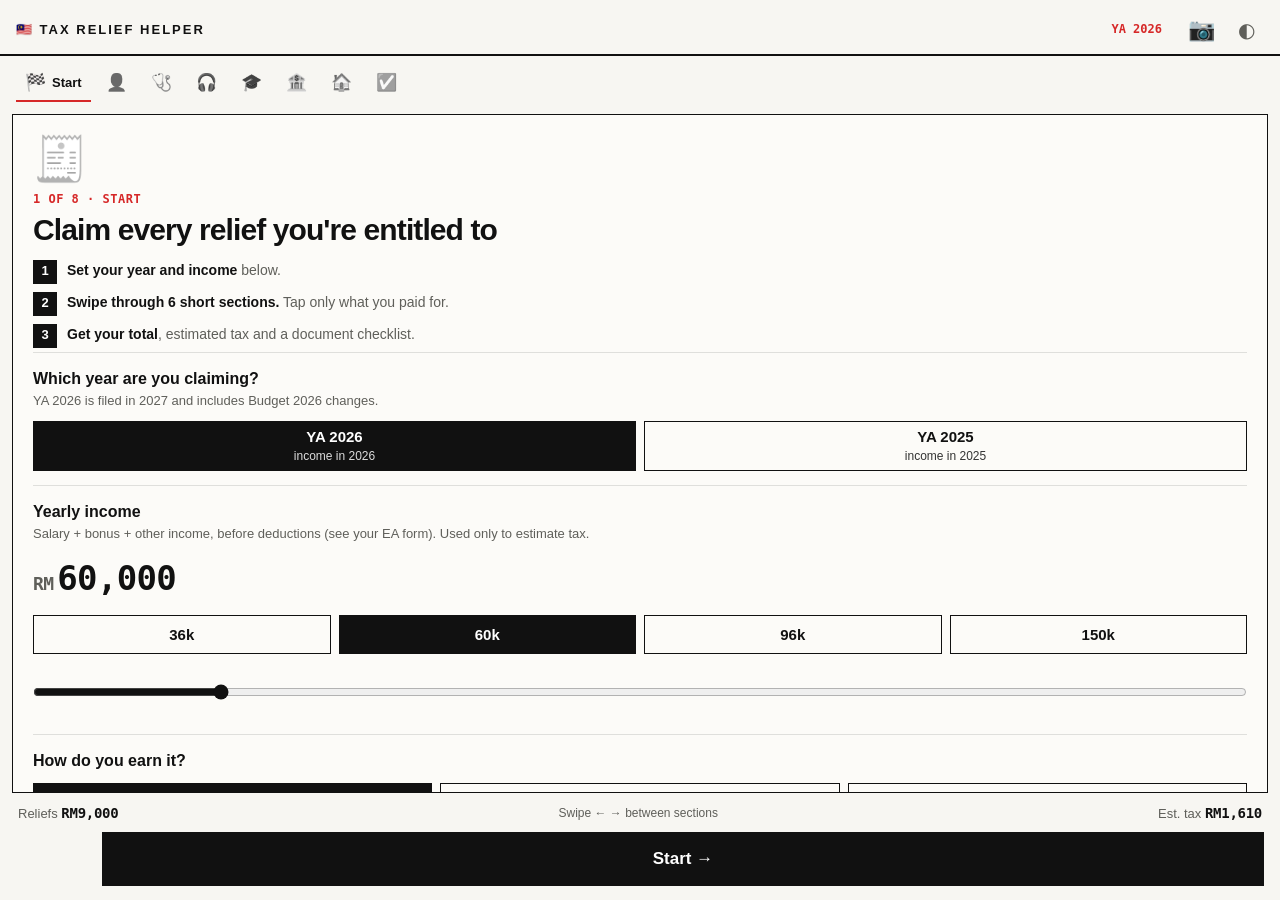
<file: tax-relief/prototypes/ledger.html>
<!doctype html>
<html lang="en" data-skin="ledger">
<head>
<meta charset="utf-8">
<meta name="viewport" content="width=device-width, initial-scale=1, viewport-fit=cover, user-scalable=no">
<meta name="theme-color" content="#0f766e">
<meta name="apple-mobile-web-app-capable" content="yes">
<meta name="apple-mobile-web-app-status-bar-style" content="black-translucent">
<meta name="apple-mobile-web-app-title" content="Relief Helper">
<title>Tax Relief Helper · Ledger</title>
<style>
:root{
  --bg:#f4f6f5; --card:#ffffff; --ink:#14201d; --muted:#5c6b67; --line:#dfe5e3;
  --brand:#0f766e; --brand-ink:#ffffff; --brand-soft:#d9f0ec; --accent:#f59e0b; --danger:#c2410c; --ok:#15803d;
  --shadow:0 10px 30px rgba(15,40,35,.10);
}
@media (prefers-color-scheme: dark){
  :root:not([data-theme="light"]){
    --bg:#0c1311; --card:#15201d; --ink:#e8efed; --muted:#9db0ab; --line:#26332f;
    --brand:#2dd4bf; --brand-ink:#04201c; --brand-soft:#123a34; --accent:#fbbf24; --danger:#fb923c; --ok:#4ade80;
    --shadow:0 10px 30px rgba(0,0,0,.4); color-scheme:dark;
  }
}
:root[data-theme="dark"]{
  color-scheme:dark;
  --bg:#0c1311; --card:#15201d; --ink:#e8efed; --muted:#9db0ab; --line:#26332f;
  --brand:#2dd4bf; --brand-ink:#04201c; --brand-soft:#123a34; --accent:#fbbf24; --danger:#fb923c; --ok:#4ade80;
  --shadow:0 10px 30px rgba(0,0,0,.4);
}
*{box-sizing:border-box;-webkit-tap-highlight-color:transparent}
html,body{margin:0;height:100%;background:var(--bg);color:var(--ink);font:16px/1.45 -apple-system,BlinkMacSystemFont,"Segoe UI",Roboto,Helvetica,Arial,sans-serif;overscroll-behavior:none}
body{display:flex;flex-direction:column;padding:env(safe-area-inset-top,0px) env(safe-area-inset-right,0px) env(safe-area-inset-bottom,0px) env(safe-area-inset-left,0px)}
header{display:flex;align-items:center;gap:10px;padding:12px 16px 6px}
header h1{font-size:15px;margin:0;font-weight:700;letter-spacing:.2px;flex:1}
header .pill{font-size:12px;font-weight:700;background:var(--brand-soft);color:var(--brand);padding:4px 10px;border-radius:99px}
.iconbtn{border:0;background:transparent;color:var(--muted);font-size:20px;width:36px;height:36px;border-radius:10px}
.progress{height:4px;margin:4px 16px 0;background:var(--line);border-radius:4px;overflow:hidden}
.progress>i{display:block;height:100%;width:0;background:var(--brand);transition:width .3s}
.meta{display:flex;justify-content:space-between;font-size:12px;color:var(--muted);padding:6px 18px 0}
main{flex:1;position:relative;overflow:hidden;touch-action:pan-y}
.card>*{flex-shrink:0}
.card{position:absolute;inset:10px 16px 10px;background:var(--card);border-radius:22px;box-shadow:var(--shadow);padding:22px 20px;display:flex;flex-direction:column;overflow-y:auto;transition:transform .28s ease,opacity .28s ease}
.card.out-left{transform:translateX(-110%);opacity:0}
.card.out-right{transform:translateX(110%);opacity:0}
.card.in-right{transform:translateX(110%);opacity:0;transition:none}
.card.in-left{transform:translateX(-110%);opacity:0;transition:none}
.emoji{font-size:44px;line-height:1;margin-bottom:10px}
.kicker{font-size:12px;font-weight:700;text-transform:uppercase;letter-spacing:.8px;color:var(--brand)}
h2{font-size:24px;line-height:1.2;margin:6px 0 8px}
p.sub{color:var(--muted);margin:0 0 14px;font-size:15px}
.cap{display:inline-block;font-size:13px;font-weight:700;color:var(--ink);background:var(--brand-soft);padding:4px 10px;border-radius:99px;margin-bottom:14px}
.spacer{flex:1;min-height:12px}
.opts{display:grid;gap:10px}
.opt{display:flex;align-items:center;gap:12px;width:100%;text-align:left;border:2px solid var(--line);background:transparent;color:var(--ink);border-radius:16px;padding:16px;font-size:17px;font-weight:600}
.opt .e{font-size:24px}
.opt.sel{border-color:var(--brand);background:var(--brand-soft)}
.opt:active{transform:scale(.98)}
.row2{display:grid;grid-template-columns:1fr 1fr;gap:10px}
.big{font-size:40px;font-weight:800;letter-spacing:-1px;margin:6px 0 2px;font-variant-numeric:tabular-nums}
.big small{font-size:18px;font-weight:700;color:var(--muted);margin-right:4px}
.chips{display:flex;flex-wrap:wrap;gap:8px;margin:12px 0}
.chip{border:2px solid var(--line);background:transparent;color:var(--ink);border-radius:99px;padding:10px 14px;font-size:15px;font-weight:700}
.chip.sel{border-color:var(--brand);background:var(--brand);color:var(--brand-ink)}
input[type=range]{width:100%;height:44px;accent-color:var(--brand);margin:4px 0}
.stepper{display:flex;align-items:center;justify-content:space-between;border:2px solid var(--line);border-radius:16px;padding:8px 10px 8px 16px;margin-bottom:10px}
.stepper .lab{font-weight:600;font-size:15px;flex:1;padding-right:8px}
.stepper .lab small{display:block;color:var(--muted);font-weight:500;font-size:12.5px}
.stepper .ctl{display:flex;align-items:center;gap:8px}
.stepper button{width:44px;height:44px;border-radius:12px;border:0;background:var(--brand-soft);color:var(--brand);font-size:24px;font-weight:800}
.stepper .n{min-width:24px;text-align:center;font-weight:800;font-size:20px;font-variant-numeric:tabular-nums}
.sublist .item{border-top:1px solid var(--line);padding:12px 0}
.sublist .item:first-child{border-top:0}
.sublist .hd{display:flex;justify-content:space-between;font-weight:600;font-size:15px}
.sublist .hd span:last-child{font-variant-numeric:tabular-nums}
.note{font-size:13px;color:var(--muted);background:var(--bg);border-radius:12px;padding:10px 12px;margin-top:12px}
.warn{color:var(--danger)}
.nav{display:flex;gap:10px;padding:0 16px 14px}
.nav button{flex:1;height:54px;border-radius:16px;border:0;font-size:17px;font-weight:700}
.nav .back{background:var(--card);color:var(--ink);box-shadow:var(--shadow);flex:0 0 76px}
.nav .next{background:var(--brand);color:var(--brand-ink)}
.nav .skip{background:transparent;color:var(--muted);flex:0 0 auto;padding:0 12px}
.hint{text-align:center;font-size:12px;color:var(--muted);padding:0 0 6px}
.sum-row{display:flex;justify-content:space-between;gap:12px;padding:9px 0;border-bottom:1px solid var(--line);font-size:15px}
.sum-row span:last-child{font-weight:700;font-variant-numeric:tabular-nums;white-space:nowrap}
.sum-row.total{border-bottom:0;font-size:17px}
.hero{background:var(--brand);color:var(--brand-ink);border-radius:18px;padding:16px;margin:4px 0 14px}
.hero .l{font-size:13px;opacity:.85;font-weight:600}
.hero .v{font-size:32px;font-weight:800;font-variant-numeric:tabular-nums}
.hero .g{display:grid;grid-template-columns:1fr 1fr;gap:10px;margin-top:10px}
.hero .g div{background:rgba(255,255,255,.14);border-radius:12px;padding:8px 10px}
.hero .g b{display:block;font-size:18px}
h3{font-size:15px;margin:18px 0 6px}
.docs li{margin:4px 0;font-size:14px}
.actions{display:grid;grid-template-columns:1fr 1fr;gap:10px;margin-top:16px}
.actions button{height:48px;border-radius:14px;border:2px solid var(--line);background:transparent;color:var(--ink);font-weight:700;font-size:15px}
.toast{position:fixed;left:50%;bottom:calc(90px + env(safe-area-inset-bottom));transform:translateX(-50%);background:var(--ink);color:var(--bg);padding:10px 16px;border-radius:12px;font-size:14px;opacity:0;transition:opacity .2s;pointer-events:none}
.toast.show{opacity:1}
@media print{
  header,.progress,.meta,.nav,.hint,.actions{display:none!important}
  main{overflow:visible}
  .card{position:static;box-shadow:none;inset:auto}
}
.sheet{position:fixed;inset:0;background:var(--bg);z-index:20;display:none;flex-direction:column;padding:env(safe-area-inset-top,0px) env(safe-area-inset-right,0px) env(safe-area-inset-bottom,0px) env(safe-area-inset-left,0px)}
.sheet.open{display:flex}
.sheet .top{display:flex;align-items:center;gap:10px;padding:12px 16px}
.sheet .top h1{flex:1;font-size:17px;margin:0}
.sheet .body{flex:1;overflow-y:auto;padding:0 16px 24px}
.panel{background:var(--card);border-radius:20px;box-shadow:var(--shadow);padding:18px;margin-bottom:14px}
.snap{display:flex;align-items:center;justify-content:center;gap:10px;width:100%;height:56px;border-radius:16px;border:0;background:var(--brand);color:var(--brand-ink);font-size:17px;font-weight:700}
.snap.alt{background:var(--brand-soft);color:var(--brand)}
.thumb{width:100%;max-height:260px;object-fit:contain;border-radius:14px;background:var(--bg);margin-top:12px}
textarea{width:100%;min-height:110px;border:2px solid var(--line);border-radius:14px;background:var(--bg);color:var(--ink);padding:12px;font:15px/1.4 inherit;font-family:inherit;margin-top:8px;resize:vertical}
.verdict{border-radius:16px;padding:14px;margin-top:12px}
.verdict.ok{background:color-mix(in srgb,var(--ok) 16%,transparent)}
.verdict.maybe{background:color-mix(in srgb,var(--accent) 18%,transparent)}
.verdict.no{background:color-mix(in srgb,var(--danger) 16%,transparent)}
.verdict h4{margin:0 0 4px;font-size:17px}
.verdict p{margin:4px 0;font-size:14px}
.cats{display:flex;flex-wrap:wrap;gap:8px;margin-top:10px}
.rlist .r{display:flex;gap:12px;align-items:center;padding:10px 0;border-top:1px solid var(--line)}
.rlist .r:first-child{border-top:0}
.rlist img{width:52px;height:52px;object-fit:cover;border-radius:10px;background:var(--bg);flex:0 0 52px}
.rlist .m{flex:1;font-size:14px;min-width:0}
.rlist .m b{display:block;font-size:15px;white-space:nowrap;overflow:hidden;text-overflow:ellipsis}
.rlist .x{border:0;background:transparent;color:var(--muted);font-size:20px;width:40px;height:40px}
.dot{display:inline-block;width:9px;height:9px;border-radius:50%;margin-right:6px}
.badge{position:absolute;top:2px;right:2px;min-width:18px;height:18px;border-radius:9px;background:var(--accent);color:#000;font-size:11px;font-weight:800;display:none;align-items:center;justify-content:center;padding:0 5px}
.danger{background:var(--danger)!important;color:#fff!important}
.items .it{display:flex;gap:10px;padding:8px 0;border-top:1px solid var(--line);font-size:14px}
.items .it:first-child{border-top:0}
.items .it .nm{flex:1;min-width:0}
.items .it .nm small{display:block;color:var(--muted)}
.items .it .am{font-weight:700;font-variant-numeric:tabular-nums;white-space:nowrap}
.addbtn{margin-top:8px}
.addbtn:disabled{opacity:.6}
details.fallback summary{font-weight:700;cursor:pointer;padding:4px 0}
.spin{display:inline-block;animation:spin 1s linear infinite}
@keyframes spin{to{transform:rotate(360deg)}}
@media (prefers-reduced-motion: reduce){.spin{animation:none}.card{transition:none}}
.tabs{display:flex;gap:6px;padding:8px 16px 2px;overflow-x:auto;scrollbar-width:none;-webkit-overflow-scrolling:touch}
.tabs::-webkit-scrollbar{display:none}
.tabs button{flex:0 0 auto;height:38px;min-width:38px;border-radius:99px;border:2px solid transparent;background:var(--card);color:var(--muted);font-size:17px;padding:0 9px;display:flex;align-items:center;gap:6px;font-weight:700}
.tabs button .nm{font-size:13px;display:none}
.tabs button.cur{background:var(--brand);color:var(--brand-ink)}
.tabs button.cur .nm{display:inline}
.tabs button.done{border-color:var(--brand-soft)}
.field{padding:14px 0;border-top:1px solid var(--line)}
.field.first{border-top:0;padding-top:4px}
.flabel{font-weight:700;font-size:16px;margin-bottom:10px}
.flabel small{display:block;font-weight:500;color:var(--muted);font-size:13px;margin-top:2px}
.seg{display:flex;gap:8px;flex-wrap:wrap}
.seg button{flex:1 1 0;min-width:88px;min-height:48px;border-radius:14px;border:2px solid var(--line);background:transparent;color:var(--ink);font-weight:700;font-size:15px;padding:6px 8px;line-height:1.2}
.seg button small{font-weight:500;font-size:12px;opacity:.85}
.seg button.sel{border-color:var(--brand);background:var(--brand);color:var(--brand-ink)}
.reveal{margin-left:6px;padding-left:12px;border-left:3px solid var(--brand-soft)}
.rel{border:2px solid var(--line);border-radius:16px;margin-bottom:10px;overflow:hidden;background:var(--card)}
.rel.has{border-color:color-mix(in srgb,var(--brand) 55%,var(--line))}
.relhd{display:flex;align-items:center;gap:12px;width:100%;padding:14px;border:0;background:transparent;color:var(--ink);text-align:left;font-size:16px;font-weight:700}
.relhd .e{font-size:24px;width:30px;text-align:center;flex:0 0 30px}
.relhd .t{flex:1;min-width:0}
.relhd small{display:block;font-weight:500;font-size:12.5px;color:var(--muted);margin-top:2px}
.relhd .v{font-variant-numeric:tabular-nums;font-size:15px;color:var(--brand);white-space:nowrap;font-weight:800}
.rel:not(.has) .relhd .v{color:var(--muted);font-weight:700}
.relhd .chev{color:var(--muted);transition:transform .2s;font-size:12px}
.rel.open .chev{transform:rotate(90deg)}
.relbd{padding:0 14px 14px}
.relbd .big{font-size:32px}
.auto{background:var(--brand-soft);border-radius:16px;padding:12px 14px;margin-top:6px}
.auto .sum-row{border-color:color-mix(in srgb,var(--brand) 25%,transparent);font-size:14px}
.auto .sum-row:last-child{border-bottom:0}
.how{display:grid;gap:8px;margin:6px 0 4px;padding:0;list-style:none}
.how li{display:flex;gap:10px;align-items:flex-start;font-size:14px;color:var(--muted)}
.how li b{color:var(--ink)}
.how .n{flex:0 0 24px;height:24px;border-radius:50%;background:var(--brand-soft);color:var(--brand);font-weight:800;font-size:13px;display:flex;align-items:center;justify-content:center}
.endhint{text-align:center;color:var(--muted);font-size:13px;margin:14px 0 2px}
.totals{display:flex;justify-content:space-between;align-items:center;gap:8px;padding:0 18px 8px;font-size:13px;color:var(--muted)}
.totals b{color:var(--ink);font-variant-numeric:tabular-nums;font-size:14px}
#hint{flex:1;text-align:center;font-size:12px}
.inc-chips .chip{flex:1 1 0}
</style>
<link rel="stylesheet" href="skins.css">
</head>
<body>
<header>
  <h1>🇲🇾 Tax Relief Helper</h1>
  <span class="pill" id="yaPill">YA 2026</span>
  <button class="iconbtn" id="receiptBtn" aria-label="Check a receipt" style="position:relative;font-size:22px">📷<span class="badge" id="rcBadge"></span></button>
  <button class="iconbtn" id="themeBtn" aria-label="Switch theme">◐</button>
</header>
<nav class="tabs" id="tabs" aria-label="Sections"></nav>
<main id="stage"></main>
<div class="totals"><span>Reliefs <b id="totRel">RM9,000</b></span><span id="hint">Swipe ← → between sections</span><span>Est. tax <b id="totTax">RM0</b></span></div>
<div class="nav">
  <button class="back" id="backBtn" aria-label="Previous section">←</button>
  <button class="next" id="nextBtn">Next →</button>
</div>
<div class="toast" id="toast"></div>

<div class="sheet" id="sheet" role="dialog" aria-label="Receipt checker">
  <div class="top"><button class="iconbtn" id="sheetClose" aria-label="Close">✕</button><h1>📷 Receipt checker</h1><span class="pill" id="sheetYa"></span></div>
  <div class="body">
    <div class="panel">
      <div class="kicker">Upload a receipt</div>
      <p class="sub" style="margin:6px 0 12px" id="aiNote">Take a photo or pick one from your gallery. Claude reads every item and checks it against the YA relief rules.</p>
      <label class="snap" for="photoIn">📸 Snap or upload receipt</label>
      <input id="photoIn" type="file" accept="image/jpeg,image/png,image/webp,image/heic,image/*" hidden>
      <img id="photoPrev" class="thumb" alt="" hidden>
      <div id="rcResult"></div>
    </div>
    <div class="panel">
      <details id="aiSettings">
        <summary style="font-weight:700;cursor:pointer;padding:4px 0">⚙️ AI receipt checking: <span id="aiState">off</span></summary>
        <p class="sub" style="margin:8px 0 6px">Paste your Anthropic API key to let Claude read receipt photos. The key is saved only in this browser on this device and is sent only to Anthropic. Each check costs about RM0.15–0.25 on your Anthropic account.</p>
        <p class="sub" style="margin:0 0 8px">Get a key at <b>console.anthropic.com</b> → API Keys. Use a key just for this app and set a monthly spend limit there.</p>
        <input id="aiKey" type="password" autocomplete="off" placeholder="sk-ant-..." style="width:100%;height:48px;border:2px solid var(--line);border-radius:14px;background:var(--bg);color:var(--ink);padding:0 12px;font-size:15px">
        <div class="row2" style="margin-top:10px"><button class="snap" id="aiKeySave">Save key</button><button class="snap alt" id="aiKeyClear">Remove key</button></div>
      </details>
    </div>
    <div class="panel">
      <details class="fallback" id="fallback">
        <summary>No photo? Type the receipt instead</summary>
        <p class="sub" style="margin:6px 0 0">Type the shop and items, or on iPhone tap the box and choose <b>Scan Text</b>. This quick check uses built-in keyword rules.</p>
        <textarea id="rcText" placeholder="e.g. Popular Bookstore, novel RM45"></textarea>
        <button class="snap alt" id="rcCheck" style="margin-top:10px">🔍 Check eligibility</button>
        <div id="rcTextResult"></div>
      </details>
    </div>
    <div class="panel">
      <div class="kicker">Saved receipts · <span id="rcCount">0</span></div>
      <div class="rlist" id="rcList"></div>
    </div>
    <div class="note">This checker matches keywords against LHDN relief rules. It's a guide, not a ruling. When in doubt, keep the receipt and confirm with LHDN (HASiL Contact Centre or hasil.gov.my).</div>
  </div>
</div>

<script>
"use strict";
/* ============================================================
   RELIEF DATA — Malaysia resident individual, Form BE.
   YA 2025 = income earned in 2025 (filed in 2026).
   YA 2026 = income earned in 2026 (filed in 2027), with Budget 2026 changes.
   Figures compiled from published guides; verify against LHDN (hasil.gov.my).
   ============================================================ */
const RM = n => "RM" + Math.round(n).toLocaleString("en-MY");
const RM2 = n => "RM" + Number(n).toLocaleString("en-MY",{minimumFractionDigits:2,maximumFractionDigits:2});
const BANDS = [[5000,0],[15000,.01],[15000,.03],[15000,.06],[20000,.11],[30000,.19],[300000,.25],[200000,.26],[1400000,.28],[Infinity,.30]];
function taxOn(ci){let t=0,left=Math.max(0,ci);for(const [w,r] of BANDS){const x=Math.min(left,w);t+=x*r;left-=x;if(left<=0)break;}return t;}

const RELIEFS = [
  {id:"individual", cat:"Personal", e:"🧍", t:"Individual & dependent relatives", cap:9000, auto:true,
   docs:[], note:"Given automatically to every resident individual."},
  {id:"disabledSelf", cat:"Personal", e:"♿", t:"Disabled individual", cap:7000, fixed:true, when:s=>s.a.disabled==="yes",
   docs:["JKM disability (OKU) card / certification"]},
  {id:"spouse", cat:"Family", e:"💍", t:"Spouse / alimony to former wife", cap:4000, fixed:true, when:s=>s.a.married==="yes" && s.a.spouseIncome==="no",
   docs:["Marriage certificate","Spouse's proof of no income / joint assessment election"]},
  {id:"disabledSpouse", cat:"Family", e:"♿", t:"Disabled spouse", cap:6000, fixed:true, when:s=>s.a.married==="yes" && s.a.spouseDisabled==="yes",
   docs:["Spouse's JKM certification"]},
  {id:"childcare", cat:"Children", e:"🧸", ya:{2025:"Registered childcare centre / kindergarten, child aged 6 or below",2026:"Registered childcare, kindergarten, day-care or after-school transit centre, child aged 12 or below"},
   t:"Childcare / kindergarten fees", cap:3000, when:()=>hasKids(),
   docs:["Receipts from a centre registered with JKM / Ministry of Education"], tip:"Only one parent can claim for the same child."},
  {id:"breastfeed", cat:"Children", e:"🍼", t:"Breastfeeding equipment", cap:1000, when:s=>s.a.gender==="f" && hasKids(),
   docs:["Receipt for breast pump, cooler bag, etc."], tip:"Mothers only, child aged 2 or below, once every 2 years."},
  {id:"sspn", cat:"Children", e:"🎓", t:"SSPN net savings", cap:8000, when:()=>hasKids(),
   docs:["SSPN annual statement (deposits minus withdrawals in the year)"]},
  {id:"medical", cat:"Medical", e:"🩺", t:"Medical expenses — self, spouse & children", cap:10000, group:true, when:()=>true,
   subs:[
     {id:"serious", t:"Serious illness & fertility treatment", cap:10000},
     {id:"vaccine", t:"Vaccinations", cap:1000, ya:{2025:"Listed vaccines only",2026:"Any NPRA-registered vaccine"}},
     {id:"dental", t:"Dental examination & treatment", cap:1000},
     {id:"checkup", t:"Check-up, screening, self-test kits, mental health", cap:1000},
     {id:"learning", t:"Child learning disability — diagnosis & intervention", capYA:{2025:6000,2026:10000}, when:()=>hasKids()}
   ], docs:["Clinic/hospital receipts","Doctor's certification for serious illness"]},
  {id:"parents", cat:"Medical", e:"👵", t:"Medical care for parents / grandparents", cap:8000, when:()=>true,
   docs:["Receipts","Medical practitioner's certification for care/treatment"], tip:"Includes full check-up & vaccination (sub-limit RM1,000). Parents must live in Malaysia."},
  {id:"equipment", cat:"Medical", e:"🦽", t:"Supporting equipment for disabled family", cap:6000, when:()=>true,
   docs:["Receipts for wheelchair, hearing aid, dialysis machine, prosthetics, etc."], tip:"Spectacles and optical lenses don't qualify."},
  {id:"eduFees", cat:"Education", e:"📚", t:"Your own education fees", cap:7000, when:()=>true,
   docs:["Fee receipts","Offer letter / course details"], tip:"Recognised upskilling / self-enhancement courses are capped at RM2,000 within this."},
  {id:"lifestyle", cat:"Lifestyle", e:"📱", t:"Lifestyle — books, gadgets, internet", cap:2500, when:()=>true,
   docs:["Receipts for books, phone, tablet, PC","Internet bills in your name"], tip:"Not for business use. Covers self, spouse and children."},
  {id:"sports", cat:"Lifestyle", e:"🏸", t:"Sports & fitness", cap:1000, when:()=>true,
   docs:["Receipts for equipment, gym / court fees, race registrations"]},
  {id:"tourism", cat:"Lifestyle", e:"🏝️", t:"Tourist attraction & cultural entrance fees", cap:1000, onlyYA:[2026], when:()=>true,
   docs:["Entrance tickets / receipts"], tip:"New for YA 2026 (Budget 2026)."},
  {id:"green", cat:"Lifestyle", e:"🔌", ya:{2025:"EV charging equipment / subscription, food waste composting machine",2026:"EV charging, composting machine, food waste grinder, home CCTV"},
   t:"EV charging & green home items", cap:2500, when:()=>true,
   docs:["Purchase / installation / subscription receipts"], tip:"Not for business use."},
  {id:"epf", cat:"Savings", e:"🏦", t:"EPF contributions (employee)", cap:4000, suggest:s=>Math.min(4000,s.income*0.11), when:s=>(s.a.job||"employed")!=="other",
   docs:["EA form (shows EPF deducted)","i-Akaun statement"], tip:"Part of the RM7,000 combined life insurance + EPF limit."},
  {id:"life", cat:"Savings", e:"🛡️", t:"Life insurance / family takaful", ya:{2025:"Self and spouse",2026:"Self, spouse and (new) eligible children"}, cap:3000, when:()=>true,
   docs:["Insurer's annual premium statement"]},
  {id:"prs", cat:"Savings", e:"📈", t:"Private Retirement Scheme & deferred annuity", cap:3000, when:()=>true,
   docs:["PRS provider's annual statement"]},
  {id:"eduMed", cat:"Savings", e:"🏥", t:"Education & medical insurance premiums", cap:4000, when:()=>true,
   docs:["Insurer's annual premium statement"]},
  {id:"socso", cat:"Savings", e:"🧾", t:"SOCSO & EIS contributions", cap:350, suggest:s=>(s.a.job||"employed")==="employed"?Math.min(350,Math.round(Math.min(s.income,72000)*0.007)):0, when:s=>(s.a.job||"employed")==="employed",
   docs:["EA form / payslips"]},
  {id:"home", cat:"Housing", e:"🏠", t:"First home loan interest", capFn:s=>s.a.homePrice==="mid"?5000:7000, when:()=>true,
   docs:["SPA (signed 1 Jan 2025 – 31 Dec 2027)","Bank's yearly interest statement"], tip:"Interest only, first 3 consecutive years. RM7,000 if price ≤ RM500k; RM5,000 if RM500,001–750,000."}
];

/* Child relief per head (fixed). */
const KIDS = [
  {id:"u18", t:"Under 18", rm:2000},
  {id:"preU", t:"18+ in pre-university", sub:"A-Level, matriculation, foundation", rm:2000},
  {id:"higher", t:"18+ diploma or degree", sub:"Diploma+ in Malaysia, degree+ abroad", rm:8000},
  {id:"oku", t:"Disabled child", sub:"Unmarried, any age", rm:8000},
  {id:"okuStudy", t:"Disabled child also in higher education", sub:"Adds RM8,000 on top", rm:8000}
];

/* ============================================================ STATE */
const KEY = "my-tax-relief-helper-v1";
const fresh = () => ({ya:2026, income:60000, a:{}, amt:{}, sub:{}, kids:{}, zakat:0, donation:0, step:0, sec:"start", seen:{}, receipts:[]});
let S = fresh();
try{ const saved = JSON.parse(localStorage.getItem(KEY)||"null"); if(saved && saved.a) S = Object.assign(fresh(), saved); }catch(e){}
if(!S.seen) S.seen={};
const save = () => { try{ localStorage.setItem(KEY, JSON.stringify(S)); }catch(e){} };

function capOf(r){ if(r.capFn) return r.capFn(S); return r.cap; }
function subCap(sb){ return sb.capYA ? sb.capYA[S.ya] : sb.cap; }
function activeReliefs(){ return RELIEFS.filter(r => (!r.onlyYA || r.onlyYA.includes(S.ya)) && (!r.when || r.when(S))); }
function claimOf(r){
  if(r.auto) return r.cap;
  if(r.group){ const subs=r.subs.filter(sb=>!sb.when||sb.when(S)); let t=0; for(const sb of subs) t+=Math.min(S.sub[sb.id]||0, subCap(sb)); return Math.min(t, r.cap); }
  if(r.fixed) return r.cap;
  return Math.min(S.amt[r.id]||0, capOf(r));
}
function hasKids(){ return KIDS.reduce((t,k)=>t+(S.kids[k.id]||0),0)>0; }
function kidsTotal(){ return KIDS.reduce((t,k)=>t+(S.kids[k.id]||0)*k.rm,0); }
function compute(){
  const rel = activeReliefs();
  let reliefs = rel.reduce((t,r)=>t+claimOf(r),0);
  // EPF + life insurance share a RM7,000 combined limit
  const epf = rel.find(r=>r.id==="epf") ? claimOf(RELIEFS.find(r=>r.id==="epf")) : 0;
  const life = claimOf(RELIEFS.find(r=>r.id==="life"));
  const over = Math.max(0, epf + life - 7000); reliefs -= over;
  if(hasKids()) reliefs += kidsTotal();
  const donation = Math.min(S.donation||0, S.income*0.10);
  const aggregate = Math.max(0, S.income - donation);
  const chargeable = Math.max(0, aggregate - reliefs);
  const grossTax = taxOn(chargeable);
  let rebate = 0;
  if(chargeable <= 35000){ rebate += 400; if(S.a.married==="yes" && S.a.spouseIncome==="no") rebate += 400; }
  const zakat = S.zakat||0;
  const payable = Math.max(0, grossTax - rebate - zakat);
  const noRelief = Math.max(0, taxOn(Math.max(0, aggregate - 9000)) - (aggregate-9000<=35000?400:0) - zakat);
  return {reliefs, donation, aggregate, chargeable, grossTax, rebate, zakat, payable, saved: Math.max(0, noRelief - payable)};
}

/* ============================================================ RENDER */
const stage = document.getElementById("stage");
let current = null;

function el(html){ const d=document.createElement("div"); d.className="card"; d.innerHTML=html; return d; }
function esc(s){ return String(s).replace(/[&<>"]/g,c=>({"&":"&amp;","<":"&lt;",">":"&gt;",'"':"&quot;"}[c])); }
function yaText(obj){ return obj ? obj[S.ya] : ""; }

function amountUI(id, cap, value, label){
  const pcts = [0,.25,.5,.75,1];
  const step = cap<=1000?50:cap<=5000?100:250;
  return `<div data-amt="${id}" data-cap="${cap}">
    ${label?`<div class="hd"><span>${esc(label)}</span><span>max ${RM(cap)}</span></div>`:""}
    <div class="big"><small>RM</small><span class="val">${Math.round(value).toLocaleString("en-MY")}</span></div>
    <div class="chips">${pcts.map(p=>`<button class="chip ${Math.round(value)===Math.round(cap*p)?"sel":""}" data-set="${Math.round(cap*p)}">${p===0?"None":p===1?"Max":Math.round(p*100)+"%"}</button>`).join("")}</div>
    <input type="range" min="0" max="${cap}" step="${step}" value="${value}" aria-label="Amount">
  </div>`;
}

/* ============================================================ SECTIONS
   One swipe per topic; everything inside a topic is scroll + tap.
   ============================================================ */
const SECTIONS = [
  {id:"start",  icon:"🏁", name:"Start"},
  {id:"you",    icon:"👤", name:"You & family"},
  {id:"health", icon:"🩺", name:"Health", reliefs:["medical","parents","equipment"]},
  {id:"life",   icon:"🎧", name:"Lifestyle", reliefs:["lifestyle","sports","tourism","green"]},
  {id:"kids",   icon:"🎓", name:"Kids & learning", reliefs:["childcare","breastfeed","sspn","eduFees"]},
  {id:"save",   icon:"🏦", name:"Savings & insurance", reliefs:["epf","life","prs","eduMed","socso"]},
  {id:"home",   icon:"🏠", name:"Home & giving", reliefs:["home"]},
  {id:"sum",    icon:"✅", name:"Summary"}
];
const openRows = new Set();
function visibleSections(){
  const act = new Set(activeReliefs().map(r=>r.id));
  return SECTIONS.filter(sec => !sec.reliefs || sec.id==="home" || sec.reliefs.some(id=>act.has(id)));
}
function secLabel(id){ const v=visibleSections(); const i=v.findIndex(x=>x.id===id); return `${i+1} of ${v.length} · ${v[i].name}`; }
function curIndex(){ const v=visibleSections(); const i=v.findIndex(x=>x.id===S.sec); return i<0?0:i; }

function seg(key, label, opts, help, cur){
  if(cur===undefined) cur=S.a[key];
  return `<div class="flabel">${label}${help?`<small>${help}</small>`:""}</div>
    <div class="seg" role="radiogroup" aria-label="${esc(label)}">${opts.map(o=>`<button role="radio" aria-checked="${String(cur)===String(o.v)}" data-seg="${key}" data-v="${o.v}" class="${String(cur)===String(o.v)?"sel":""}">${o.l}</button>`).join("")}</div>`;
}
const YN2=[{v:"yes",l:"Yes"},{v:"no",l:"No"}];

function reliefCap(r){ return r.group ? r.cap : capOf(r); }
function rowValText(id){
  if(id==="zakat") return S.zakat>0?RM(S.zakat):"Add";
  if(id==="donation") return S.donation>0?RM(Math.min(S.donation,S.income*0.1)):"Add";
  const r=RELIEFS.find(x=>x.id===id); const v=r?claimOf(r):0; return v>0?RM(v):"Add";
}
function rowHas(id){ return rowValText(id)!=="Add"; }
function rowShell(id, emoji, title, small, body){
  const open=openRows.has(id);
  return `<div class="rel ${open?"open":""} ${rowHas(id)?"has":""}" data-rel="${id}">
    <button class="relhd" data-toggle="${id}" aria-expanded="${open}"><span class="e">${emoji}</span><span class="t">${esc(title)}<small>${small}</small></span><span class="v" data-val="${id}">${rowValText(id)}</span><span class="chev">▶</span></button>
    ${open?`<div class="relbd">${body()}</div>`:""}</div>`;
}
function reliefRow(r){
  if(S.amt[r.id]===undefined && r.suggest){ S.amt[r.id]=Math.round(r.suggest(S)/10)*10; }   // EPF/SOCSO estimated from income
  const cap=reliefCap(r), scope=yaText(r.ya);
  return rowShell(r.id, r.e, r.t, `up to ${RM(cap)}${scope?" · "+esc(scope):""}`, ()=>{
    let h="";
    if(r.group){
      const subs=r.subs.filter(sb=>!sb.when||sb.when(S));
      h += `<p class="sub" style="margin:0 0 4px">Combined limit ${RM(r.cap)}. Set each type you paid for.</p><div class="sublist">${subs.map(sb=>`<div class="item">${amountUI("sub:"+sb.id, subCap(sb), Math.min(S.sub[sb.id]||0, subCap(sb)), sb.t)}${sb.ya?`<div class="note" style="margin-top:0">${esc(yaText(sb.ya))}</div>`:""}</div>`).join("")}</div>`;
    } else {
      if(r.id==="home") h += `<div style="margin-bottom:8px">${seg("homePrice","Home price",[{v:"low",l:"≤ RM500k"},{v:"mid",l:"RM500k – 750k"}],"First home, SPA signed 1 Jan 2025 – 31 Dec 2027", S.a.homePrice||"low")}</div>`;
      h += amountUI(r.id, cap, Math.min(S.amt[r.id]||0, cap));
      if(r.suggest) h += `<div class="note">💡 Pre-filled from your income. Check your EA form.</div>`;
    }
    h += rcTally(r.id);
    if(r.tip) h += `<div class="note">${esc(r.tip)}</div>`;
    h += `<div class="note">📎 Keep: ${r.docs.map(esc).join(" · ")}</div>`;
    return h;
  });
}
function reliefRows(ids){
  const act=activeReliefs();
  return ids.map(id=>act.find(r=>r.id===id)).filter(Boolean).map(reliefRow).join("");
}
function sectionHead(id, title, sub){
  return `<div class="kicker">${secLabel(id)}</div><h2>${title}</h2>${sub?`<p class="sub">${sub}</p>`:""}`;
}
const ENDHINT = `<p class="endhint">Done here? Swipe ← or tap Next.</p>`;

function sectionHTML(sec){
  switch(sec.id){
    case "start": {
      const presets=[36000,60000,96000,150000];
      return `<div class="emoji">🧾</div>${sectionHead("start","Claim every relief you're entitled to","")}
        <ol class="how"><li><span class="n">1</span><span><b>Set your year and income</b> below.</span></li>
          <li><span class="n">2</span><span><b>Swipe through ${visibleSections().length-2} short sections.</b> Tap only what you paid for.</span></li>
          <li><span class="n">3</span><span><b>Get your total</b>, estimated tax and a document checklist.</span></li></ol>
        <div class="field">${seg("ya","Which year are you claiming?",[{v:2026,l:"YA 2026<br><small>income in 2026</small>"},{v:2025,l:"YA 2025<br><small>income in 2025</small>"}],"YA 2026 is filed in 2027 and includes Budget 2026 changes.",S.ya)}</div>
        <div class="field"><div class="flabel">Yearly income<small>Salary + bonus + other income, before deductions (see your EA form). Used only to estimate tax.</small></div>
          <div class="big" style="font-size:34px"><small>RM</small><span id="incVal">${S.income.toLocaleString("en-MY")}</span></div>
          <div class="chips inc-chips">${presets.map(p=>`<button class="chip ${S.income===p?"sel":""}" data-inc="${p}">${p/1000}k</button>`).join("")}</div>
          <input id="incRange" type="range" min="0" max="400000" step="1000" value="${S.income}" aria-label="Yearly income"></div>
        <div class="field">${seg("job","How do you earn it?",[{v:"employed",l:"Salaried"},{v:"self",l:"Self-employed"},{v:"other",l:"Other / retired"}],"", S.a.job||"employed")}</div>
        <div class="note">🔒 Your answers stay on this device. Receipt photos go to Claude only if you turn on AI checking (📷).<br>⚠️ Figures follow published LHDN guidance. Confirm on <b>hasil.gov.my</b> before filing. Not tax advice.</div>
        ${ENDHINT}`;
    }
    case "you": {
      const married=S.a.married==="yes";
      const auto=[["🧍 Individual & dependants", 9000]];
      for(const r of activeReliefs()) if(r.fixed) auto.push([r.e+" "+r.t, r.cap]);
      for(const k of KIDS){ const n=S.kids[k.id]||0; if(n) auto.push(["👧 "+k.t+" ×"+n, n*k.rm]); }
      return `${sectionHead("you","You & family","One tap per answer. Reliefs these unlock are added for you automatically.")}
        <div class="field first">${seg("disabled","Are you registered OKU with JKM?",YN2)}</div>
        <div class="field">${seg("married","Are you married?",YN2)}
          ${married?`<div class="reveal" style="margin-top:12px">${seg("spouseIncome","Does your spouse have income?",YN2,"Choose No if your spouse has no income or is jointly assessed under you.")}
            <div style="height:12px"></div>${seg("spouseDisabled","Is your spouse registered OKU?",YN2)}</div>`:""}</div>
        <div class="field">${seg("gender","You are",[{v:"f",l:"Female"},{v:"m",l:"Male"}],"Only used for the mothers' breastfeeding relief.")}</div>
        <div class="field"><div class="flabel">Unmarried children<small>Leave at 0 if none. Claim each child once between you and your spouse.</small></div>
          ${KIDS.map(k=>`<div class="stepper"><div class="lab">${esc(k.t)} <small>${k.sub?esc(k.sub)+" · ":""}${RM(k.rm)} each</small></div>
          <div class="ctl"><button data-kid="${k.id}" data-d="-1" aria-label="Fewer">−</button><span class="n">${S.kids[k.id]||0}</span><button data-kid="${k.id}" data-d="1" aria-label="More">+</button></div></div>`).join("")}</div>
        <div class="auto"><div class="flabel" style="margin-bottom:4px">✓ Included automatically</div>
          ${auto.map(x=>`<div class="sum-row"><span>${esc(x[0])}</span><span>${RM(x[1])}</span></div>`).join("")}</div>
        ${ENDHINT}`;
    }
    case "health":
      return `${sectionHead("health","Health","Medical bills for you, your spouse, children and parents. Tap a row to add an amount.")}${reliefRows(sec.reliefs)}${ENDHINT}`;
    case "life":
      return `${sectionHead("life","Lifestyle","Gadgets, books, internet, sport, outings and green home items. Not for business use.")}${reliefRows(sec.reliefs)}${ENDHINT}`;
    case "kids":
      return `${sectionHead("kids","Kids & learning",hasKids()?"Childcare, education savings for your children, and your own courses.":"Your own studies and courses. Add children in You & family to see childcare and SSPN.")}${reliefRows(sec.reliefs)}${ENDHINT}`;
    case "save":
      return `${sectionHead("save","Savings & insurance","From your EA form and insurer statements. EPF and life insurance share a RM7,000 limit.")}${reliefRows(sec.reliefs)}${ENDHINT}`;
    case "home": {
      const dCap=Math.max(1000, Math.round(S.income*0.10/100)*100);
      return `${sectionHead("home","Home & giving","First-home loan interest, zakat and approved donations.")}
        ${reliefRows(sec.reliefs)}
        ${rowShell("zakat","🕌","Zakat & fitrah","reduces your tax ringgit for ringgit",()=>amountUI("zakat",10000,Math.min(S.zakat,10000))+`<div class="note">📎 Keep the official zakat receipt.</div>`)}
        ${rowShell("donation","🤝","Donations to approved bodies",`up to 10% of income (${RM(S.income*0.1)})`,()=>amountUI("donation",dCap,Math.min(S.donation,dCap))+`<div class="note">📎 The receipt must show the LHDN approval reference number.</div>`)}
        <p class="endhint">That's everything. Swipe ← for your summary.</p>`;
    }
    case "sum": return summaryCard().innerHTML;
  }
  return "";
}

function render(dir){
  const v=visibleSections();
  if(!v.some(x=>x.id===S.sec)) S.sec=v[Math.min(curIndex(), v.length-1)].id;
  const sec=v[curIndex()];
  S.seen[sec.id]=1;
  const card=document.createElement("div"); card.className="card"; card.innerHTML=sectionHTML(sec);
  if(current && dir!==0){
    const old=current; old.classList.add(dir>0?"out-left":"out-right"); setTimeout(()=>old.remove(),300);
    card.classList.add(dir>0?"in-right":"in-left"); stage.appendChild(card);
    requestAnimationFrame(()=>requestAnimationFrame(()=>card.classList.remove("in-right","in-left")));
  } else {
    const keep = current && dir===0 ? current.scrollTop : 0;
    if(current) current.remove();
    stage.appendChild(card); card.scrollTop=keep;
  }
  current=card;
  updateChrome();
  save();
}

function updateChrome(){
  const v=visibleSections(), i=curIndex(), sec=v[i];
  document.getElementById("tabs").innerHTML = v.map((x,j)=>`<button class="${j===i?"cur":""} ${S.seen[x.id]&&j!==i?"done":""}" data-tab="${x.id}" aria-label="${esc(x.name)}" ${j===i?'aria-current="step"':""}>${x.icon}<span class="nm">${esc(x.name)}</span></button>`).join("");
  const curTab=document.querySelector("#tabs .cur"); if(curTab && curTab.scrollIntoView) curTab.scrollIntoView({inline:"center",block:"nearest"});
  document.getElementById("yaPill").textContent="YA "+S.ya;
  const back=document.getElementById("backBtn"), next=document.getElementById("nextBtn");
  back.style.visibility = i===0?"hidden":"visible";
  next.style.display = sec.id==="sum"?"none":"";
  if(sec.id!=="sum") next.textContent = i===0 ? "Start →" : `${v[i+1].name} →`;
  document.getElementById("hint").style.visibility = (i<=1 && !S.seen.health) ? "visible" : "hidden";
  refreshTotals();
}
function refreshTotals(){
  const c=compute();
  document.getElementById("totRel").textContent=RM(c.reliefs);
  document.getElementById("totTax").textContent=RM(c.payable);
}

function summaryCard(){
  const c = compute();
  const rows = [];
  for(const r of activeReliefs()){ const v=claimOf(r); if(v>0) rows.push([r.e+" "+r.t, v, r]); }
  if(hasKids()) for(const k of KIDS){ const n=S.kids[k.id]||0; if(n) rows.push(["👧 Child — "+k.t+" ×"+n, n*k.rm, {docs:["Birth certificate / MyKid","Proof of study for 18+"]}]); }
  const epf=claimOf(RELIEFS.find(r=>r.id==="epf")), life=claimOf(RELIEFS.find(r=>r.id==="life"));
  const docs = new Set(); rows.forEach(r=>(r[2].docs||[]).forEach(d=>docs.add(d)));
  if(S.zakat) docs.add("Zakat receipts"); if(S.donation) docs.add("Donation receipts (approved bodies)");
  const unused = activeReliefs().filter(r=>!r.auto && !r.fixed && claimOf(r)===0).map(r=>r.t);
  return el(`<div class="kicker">${secLabel("sum")}</div><h2>Your YA ${S.ya} claim</h2>
    <div class="hero"><div class="l">Total reliefs</div><div class="v">${RM(c.reliefs)}</div>
      <div class="g"><div>Estimated tax<b>${RM(c.payable)}</b></div><div>Saved by reliefs<b>${RM(c.saved)}</b></div></div></div>
    ${rows.map(r=>`<div class="sum-row"><span>${esc(r[0])}</span><span>${RM(r[1])}</span></div>`).join("")}
    ${epf+life>7000?`<div class="note warn">EPF + life insurance are capped at RM7,000 combined; the extra ${RM(epf+life-7000)} was removed.</div>`:""}
    <h3>Tax estimate</h3>
    <div class="sum-row"><span>Income</span><span>${RM(S.income)}</span></div>
    ${c.donation?`<div class="sum-row"><span>Less approved donations</span><span>− ${RM(c.donation)}</span></div>`:""}
    <div class="sum-row"><span>Less reliefs</span><span>− ${RM(c.reliefs)}</span></div>
    <div class="sum-row"><span>Chargeable income</span><span>${RM(c.chargeable)}</span></div>
    <div class="sum-row"><span>Tax before rebates</span><span>${RM(c.grossTax)}</span></div>
    ${c.rebate?`<div class="sum-row"><span>Rebate (income ≤ RM35k)</span><span>− ${RM(c.rebate)}</span></div>`:""}
    ${c.zakat?`<div class="sum-row"><span>Zakat rebate</span><span>− ${RM(Math.min(c.zakat,c.grossTax-c.rebate>0?c.grossTax-c.rebate:0))}</span></div>`:""}
    <div class="sum-row total"><span>Estimated tax payable</span><span>${RM(c.payable)}</span></div>
    <div class="note">Compare this with the PCB (MTD) your employer deducted (on your EA form) to see if you'll get a refund.</div>
    ${unused.length?`<h3>💡 Not used yet</h3><p class="sub" style="margin:0 0 6px">Tap one to jump there.</p><div class="chips">${unused.map(t=>{ const r=activeReliefs().find(x=>x.t===t); return `<button class="chip" data-jump="${r.id}">${r.e} ${esc(t)}</button>`; }).join("")}</div>`:""}
    <h3>📎 Documents to keep (7 years)</h3>
    <ul class="docs">${[...docs].map(d=>`<li>${esc(d)}</li>`).join("")||"<li>None needed beyond your EA form</li>"}</ul>
    <div class="actions"><button data-act="copy">📋 Copy summary</button><button data-act="print">🖨️ Print / PDF</button></div>
    <button class="snap alt" style="margin-top:12px" data-act="reset">↺ Start over</button>
    <div class="note">Estimate for resident individuals using the YA ${S.ya} tax bands (0%–30%). Not tax advice. Confirm figures with LHDN before submitting on MyTax.</div>`);
}

function summaryText(){
  const c=compute(); const lines=[`Tax relief summary — YA ${S.ya}`];
  for(const r of activeReliefs()){ const v=claimOf(r); if(v>0) lines.push(`${r.t}: ${RM(v)}`); }
  if(hasKids()) for(const k of KIDS){ const n=S.kids[k.id]||0; if(n) lines.push(`Child — ${k.t} ×${n}: ${RM(n*k.rm)}`); }
  lines.push("", `Total reliefs: ${RM(c.reliefs)}`, `Chargeable income: ${RM(c.chargeable)}`, `Estimated tax payable: ${RM(c.payable)}`);
  if(S.zakat) lines.push(`Zakat: ${RM(S.zakat)}`);
  if(c.donation) lines.push(`Approved donations: ${RM(c.donation)}`);
  return lines.join("\n");
}

/* ============================================================ INTERACTION */
function toast(t){ const x=document.getElementById("toast"); x.textContent=t; x.classList.add("show"); clearTimeout(toast.t); toast.t=setTimeout(()=>x.classList.remove("show"),1800); }
let armedReset=false, armTimer=0;
function go(d){
  const v=visibleSections(), ni=curIndex()+d;
  if(ni<0||ni>=v.length) return;
  S.sec=v[ni].id; render(d);
  if(navigator.vibrate) try{navigator.vibrate(8);}catch(e){}
}
function jump(id){ const v=visibleSections(); const to=v.findIndex(x=>x.id===id); if(to<0) return; const d=Math.sign(to-curIndex()); S.sec=id; render(d); }
function refreshLive(){
  document.querySelectorAll("[data-val]").forEach(el=>{ const id=el.dataset.val; el.textContent=rowValText(id); const row=el.closest(".rel"); if(row) row.classList.toggle("has", rowHas(id)); });
  refreshTotals(); save();
}
function setAmt(id, v){
  if(id.startsWith("sub:")) S.sub[id.slice(4)] = v;
  else if(id==="zakat") S.zakat = v; else if(id==="donation") S.donation = v;
  else S.amt[id] = v;
}
function syncAmtBox(box, v){
  box.querySelector(".val").textContent = Math.round(v).toLocaleString("en-MY");
  box.querySelector("input[type=range]").value = v;
  box.querySelectorAll(".chip").forEach(ch=>ch.classList.toggle("sel", +ch.dataset.set===Math.round(v)));
}

document.getElementById("tabs").addEventListener("click", e=>{ const b=e.target.closest("[data-tab]"); if(b) jump(b.dataset.tab); });
stage.addEventListener("click", e=>{
  const b = e.target.closest("button"); if(!b) return;
  if(b.dataset.seg){
    const key=b.dataset.seg, v=b.dataset.v;
    if(key==="ya") S.ya=+v; else S.a[key]=v;
    render(0);   // an answer can reveal follow-up questions or reliefs in place
    return;
  }
  if(b.dataset.toggle){
    const id=b.dataset.toggle;
    if(openRows.has(id)) openRows.delete(id); else openRows.add(id);
    render(0);
    if(openRows.has(id)){
      const row=current.querySelector(`[data-rel="${id}"]`);
      if(row){ const top=row.offsetTop-12; if(top>current.scrollTop+current.clientHeight-240 || top<current.scrollTop) current.scrollTo({top, behavior:"smooth"}); }
    }
    return;
  }
  if(b.dataset.set!==undefined){ const box=b.closest("[data-amt]"); const v=+b.dataset.set; setAmt(box.dataset.amt, v); syncAmtBox(box, v); refreshLive(); return; }
  if(b.dataset.inc){ S.income=+b.dataset.inc; document.getElementById("incVal").textContent=S.income.toLocaleString("en-MY"); document.getElementById("incRange").value=S.income;
    b.parentElement.querySelectorAll(".chip").forEach(c=>c.classList.toggle("sel",c===b)); refreshLive(); return; }
  if(b.dataset.kid){ const k=b.dataset.kid; S.kids[k]=Math.max(0,Math.min(12,(S.kids[k]||0)+ +b.dataset.d)); render(0); return; }
  if(b.dataset.jump){ const id=b.dataset.jump; const sec=SECTIONS.find(x=>x.reliefs&&x.reliefs.includes(id)); if(sec){ openRows.add(id); jump(sec.id); } return; }
  if(b.dataset.act==="print"){ window.print(); return; }
  if(b.dataset.act==="copy"){ const t=summaryText(); (navigator.clipboard?navigator.clipboard.writeText(t):Promise.reject()).then(()=>toast("Summary copied"),()=>showCopyBox(t)); return; }
  if(b.dataset.act==="reset"){
    if(!armedReset){ armedReset=true; b.textContent="Tap again to clear all answers"; b.classList.add("danger"); clearTimeout(armTimer); armTimer=setTimeout(()=>{armedReset=false; b.classList.remove("danger"); b.textContent="↺ Start over";},3000); return; }
    armedReset=false; clearTimeout(armTimer);
    const keepRc=S.receipts; S=fresh(); S.receipts=keepRc||[]; openRows.clear(); save();
    render(-1); toast("Cleared. Let's start again"); return;
  }
});
stage.addEventListener("input", e=>{
  const r=e.target; if(r.type!=="range") return;
  if(r.id==="incRange"){ S.income=+r.value; document.getElementById("incVal").textContent=S.income.toLocaleString("en-MY");
    r.parentElement.querySelectorAll("[data-inc]").forEach(c=>c.classList.toggle("sel",+c.dataset.inc===S.income)); refreshLive(); return; }
  const box=r.closest("[data-amt]"); if(!box) return; const v=+r.value; setAmt(box.dataset.amt, v); syncAmtBox(box, v); refreshLive();
});

document.getElementById("nextBtn").onclick = ()=>go(1);
document.getElementById("backBtn").onclick = ()=>go(-1);

/* Swipe between sections: a clearly horizontal flick that doesn't start on a slider */
let sx=0, sy=0, st=0, tracking=false;
stage.addEventListener("touchstart", e=>{ if(e.touches.length>1 || e.target.closest("input[type=range]")) {tracking=false;return;} const t=e.touches[0]; sx=t.clientX; sy=t.clientY; st=Date.now(); tracking=true; }, {passive:true});
stage.addEventListener("touchend", e=>{
  if(!tracking) return; tracking=false;
  const t=e.changedTouches[0], dx=t.clientX-sx, dy=t.clientY-sy;
  if(Math.abs(dx)>70 && Math.abs(dx)>Math.abs(dy)*2 && Date.now()-st<600) go(dx<0?1:-1);
}, {passive:true});
document.addEventListener("keydown", e=>{ if(e.target.closest && e.target.closest("input,textarea")) return; if(e.key==="ArrowRight") go(1); if(e.key==="ArrowLeft") go(-1); });

/* Theme toggle (remembered) */
const themeKey="my-tax-relief-theme";
try{ const th=localStorage.getItem(themeKey); if(th) document.documentElement.dataset.theme=th; }catch(e){}
document.getElementById("themeBtn").onclick=()=>{
  const dark = document.documentElement.dataset.theme ? document.documentElement.dataset.theme==="dark" : matchMedia("(prefers-color-scheme: dark)").matches;
  document.documentElement.dataset.theme = dark?"light":"dark";
  try{ localStorage.setItem(themeKey, document.documentElement.dataset.theme); }catch(e){}
};

/* ============================================================
   RECEIPT CHECKER — fully offline keyword rules.
   Text comes from iOS/Android on-device "Scan Text" (Live Text) or typing.
   ============================================================ */
const RULES = [
  // [relief target, label, keywords, conditions note, exclusions]
  {to:"lifestyle", label:"Lifestyle (books, gadgets, internet)", cap:2500,
   kw:["book","buku","novel","majalah","magazine","newspaper","akhbar","kindle","e-book","ebook","popular bookstore","mph","kinokuniya","bookxcess","smartphone","handphone","telefon","iphone","samsung galaxy","xiaomi","oppo","vivo","huawei","honor","realme","tablet","ipad","laptop","notebook","macbook","computer","komputer","desktop pc","imac","internet","broadband","fibre","fiber","unifi","time fibre","maxis home","celcom home","digi home","yes 5g","postpaid","data plan","jalur lebar","udemy","coursera","linkedin learning","skillsfuture"],
   note:"Must be for personal use (not business) and the internet bill must be in your name. Covers you, spouse and children.",
   no:["phone case","casing","screen protector","tempered glass","earphone","earbud","headphone","airpods","charger","power bank","powerbank","smartwatch","smart watch","apple watch","printer","ink","toner","game console","playstation","nintendo","xbox","stationery","alat tulis","pen ","pencil"],
   noWhy:"Accessories (cases, chargers, earphones), smartwatches, printers, consoles and stationery are not covered by lifestyle relief."},
  {to:"sports", label:"Sports & fitness", cap:1000,
   kw:["gym","fitness","anytime fitness","celebrity fitness","fitness first","decathlon","sport","sukan","badminton","racket","raket","shuttlecock","futsal","court","gelanggang","swimming","kolam renang","yoga","pilates","marathon","half marathon","run ","larian","race kit","registration fee","bicycle","basikal","treadmill","dumbbell","golf","tennis","pickleball","football","bola","martial","taekwondo","silat","karate","climbing","training fee","coach"],
   note:"Covers sports equipment, facility rental/entrance, competition registration and gym/training fees, for you, spouse, children or parents.",
   no:["shoe","kasut","sneaker","jersey","attire","apparel","pakaian","t-shirt","tshirt","shorts","legging","sock","stokin","cap ","topi","supplement","protein","whey","massage","spa"],
   noWhy:"Sports clothing, shoes, supplements and massages are not eligible. Only equipment, facility, competition and training fees."},
  {to:"medical:vaccine", label:"Medical — vaccination", cap:1000,
   kw:["vaccin","vaksin","immuni","imunisasi","influenza shot","flu shot","hpv","pneumococcal","rotavirus","hepatitis","shingles","dengue vaccine"],
   note:"For you, spouse or children. YA 2026: any NPRA-registered vaccine. Sub-limit RM1,000 within the RM10,000 medical relief."},
  {to:"medical:dental", label:"Medical — dental", cap:1000,
   kw:["dental","dentist","gigi","scaling","filling","tampal gigi","braces","orthodont","root canal","tooth","teeth"],
   note:"Dental examination and treatment by a registered dentist. Sub-limit RM1,000.",
   no:["toothpaste","ubat gigi","toothbrush","berus gigi","mouthwash","whitening kit"], noWhy:"Toothpaste, toothbrushes and mouthwash are not treatment."},
  {to:"medical:checkup", label:"Medical — check-up, screening, mental health, test kit", cap:1000,
   kw:["check-up","checkup","check up","pemeriksaan","screening","saringan","blood test","ujian darah","health screening","medical examination","mammogram","pap smear","x-ray","mri","ultrasound","psychologist","psychiatrist","counsel","kaunseling","mental health","therapy session","self-test","test kit","covid","antigen","rtk","glucose meter","blood pressure monitor"],
   note:"Full medical check-up, disease screening, mental-health consultation or self-test kits. Sub-limit RM1,000."},
  {to:"medical:serious", label:"Medical — serious illness / fertility", cap:10000,
   kw:["hospital","hospital bill","specialist","pakar","chemotherapy","kemoterapi","dialysis","dialisis","cancer","kanser","heart","jantung","stroke","kidney","buah pinggang","surgery","pembedahan","ivf","fertility","kesuburan","iui","oncology","cardiology"],
   note:"Treatment for serious diseases (e.g. cancer, heart, kidney failure) or fertility treatment, for you, spouse or child. Needs a doctor's certification; normal flu/fever visits don't count.",
   no:["vitamin","supplement","panadol","cough syrup","ubat batuk","plaster","cosmetic","aesthetic","botox","slimming"], noWhy:"Over-the-counter medicine, supplements and cosmetic treatments are not covered."},
  {to:"medical:learning", label:"Medical — child learning disability", capYA:{2025:6000,2026:10000},
   kw:["autism","autisme","adhd","dyslexia","disleksia","speech therapy","terapi pertuturan","occupational therapy","early intervention","intervensi awal","down syndrome","learning disabilit"],
   note:"Diagnosis, early intervention or rehabilitation for a child aged 18 or below, by a registered provider."},
  {to:"parents", label:"Parents' medical / care", cap:8000,
   kw:["nursing home","rumah jagaan","caregiver","penjaga","old folks","warga emas","elderly care","parent","ibu bapa","ayah","emak","mother","father","home care","physiotherapy"],
   note:"Medical treatment, dental, special needs or carer costs for your parents/grandparents (living in Malaysia). Needs a medical practitioner's certification. Check-up/vaccination sub-limit RM1,000."},
  {to:"equipment", label:"Equipment for disabled person", cap:6000,
   kw:["wheelchair","kerusi roda","hearing aid","alat bantu dengar","prosthe","artificial limb","kaki palsu","dialysis machine","mesin dialisis","walker","crutch","tongkat","hospital bed","katil hospital","oxygen concentrator"],
   note:"For yourself, spouse, child or parent who is disabled (registered with JKM).",
   no:["spectacle","eyeglass","cermin mata","contact lens","kanta"], noWhy:"Spectacles and optical lenses are specifically excluded."},
  {to:"childcare", label:"Childcare / kindergarten", cap:3000,
   kw:["taska","tadika","kindergarten","preschool","pre-school","prasekolah","nursery","childcare","child care","daycare","day care","transit","after-school","after school","pusat jagaan"],
   note:"Centre must be registered (JKM / Ministry of Education). YA 2026: child up to 12 incl. day-care & after-school transit; YA 2025: child 6 or below. One parent claims per child.",
   no:["tuition","tusyen","school fee","yuran sekolah","uniform","pakaian seragam"], noWhy:"Tuition, school fees and uniforms aren't childcare."},
  {to:"breastfeed", label:"Breastfeeding equipment", cap:1000,
   kw:["breast pump","pam susu","breastpump","milk storage","cooler bag","ice pack","nursing cover","breast milk","spectra","medela","lansinoh"],
   note:"Mothers only, for a child aged 2 or below, once every 2 years."},
  {to:"sspn", label:"SSPN savings", cap:8000, kw:["sspn","ptptn","skim simpanan pendidikan"],
   note:"Net deposits for the year (deposits minus withdrawals). Use the SSPN annual statement."},
  {to:"eduFees", label:"Your own education fees", cap:7000,
   kw:["university","universiti","college","kolej","semester fee","yuran pengajian","tuition fee","master","mba","phd","doktor falsafah","diploma","degree","ijazah","acca","cima","cpa","icaew","cfa","professional certificate","sijil profesional","exam fee","yuran peperiksaan","short course","kursus","training course","upskill"],
   note:"Your own studies: law, accounting, Islamic finance, technical, vocational, scientific or technology courses at diploma+ level, any master's/PhD, or recognised upskilling courses (RM2,000 sub-limit). Children's fees don't count here."},
  {to:"life", label:"Life insurance / takaful", cap:3000,
   kw:["life insurance","insurans hayat","family takaful","takaful keluarga","whole life","term life","investment-linked","great eastern","prudential","aia","allianz","manulife","tokio marine","etiqa","zurich","sun life","fwd","hong leong assurance","premium"],
   note:"Combined RM7,000 with EPF (life insurance part up to RM3,000). Policy on yourself or spouse (and eligible children from YA 2026). Use the insurer's annual statement."},
  {to:"eduMed", label:"Education / medical insurance", cap:4000,
   kw:["medical card","kad perubatan","medical insurance","insurans perubatan","hospitalisation","hospitalization","health insurance","education plan","education insurance","medical takaful","critical illness"],
   note:"Premiums for medical or education policies for you, spouse or children."},
  {to:"prs", label:"Private Retirement Scheme", cap:3000, kw:["prs","private retirement","skim persaraan swasta","deferred annuity","anuiti"],
   note:"Use the PRS provider's annual statement."},
  {to:"green", label:"EV charging & green home", cap:2500,
   kw:["ev charger","ev charging","wallbox","charging station","chargev","gentari","jomcharge","tesla supercharger","shell recharge","compost","kompos","food waste","sisa makanan","composter"],
   kw2026:["food waste grinder","pengisar sisa","cctv","security camera","kamera keselamatan","ip camera"],
   note:"Not for business use. YA 2026 adds food waste grinders and home CCTV (one claim within YA 2026–2027; subscription CCTV doesn't count).",
   no:["dashcam","dash cam"], noWhy:"Car dashcams aren't home CCTV."},
  {to:"tourism", label:"Tourist attraction & cultural entrance fees", cap:1000, onlyYA:[2026],
   kw:["entrance","admission","tiket masuk","ticket","museum","muzium","zoo","aquarium","akuarium","aquaria","theme park","taman tema","waterpark","legoland","sunway lagoon","genting skyworlds","skyworld","bird park","taman burung","planetarium","galeri","gallery","heritage","warisan","cultural","kebudayaan","istana budaya","pameran","exhibition","national park","taman negara","cable car","skybridge","kl tower","menara"],
   note:"YA 2026 only: entrance fees to tourist attractions and arts/cultural programmes. Hotels, food and transport aren't covered.",
   no:["hotel","resort","homestay","airbnb","flight","airasia","malaysia airlines","bus ticket","tiket bas","ktm","ets","movie","cinema","pawagam","gsc","tgv","concert"], noWhy:"Accommodation, transport and movie tickets aren't entrance fees to attractions."},
  {to:"zakat", label:"Zakat / fitrah (tax rebate)", cap:99999, kw:["zakat","fitrah","lembaga zakat","pusat pungutan zakat","ppz","maiwp","lzs","asnaf"],
   note:"Reduces your tax directly, ringgit for ringgit (up to your tax payable). Keep the official zakat receipt."},
  {to:"donation", label:"Approved donation (deduction)", cap:99999, kw:["donation","derma","sumbangan","wakaf","sedekah","charity","amal","yayasan","foundation","tabung","mercy","nkf","unicef"],
   note:"Deductible only if the organisation is approved under s44(6) — the receipt must show the approval reference (e.g. LHDN.01/35/42/51/179-6.xxxx). Capped at 10% of income."}
];
const NOT_CLAIMABLE = [
  ["petrol","petronas","shell","caltex","bhp","petron","toll","tol","touch n go","parking","grab","ride"],
  ["grocer","supermarket","pasar raya","mydin","lotus","aeon","giant","jaya grocer","99 speedmart","kk mart","7-eleven","family mart"],
  ["restaurant","restoran","cafe","kopitiam","mcdonald","kfc","starbucks","food","makanan","nasi","grabfood","foodpanda","shopeefood"],
  ["clothing","fashion","uniqlo","zara","h&m","padini","cosmetic","makeup","sephora","watsons","guardian"],
  ["electric","tnb","tenaga","water bill","air selangor","syabas","astro","netflix","spotify","disney"]
];

function rcFind(text){
  const t = " " + text.toLowerCase().replace(/\s+/g," ") + " ";
  const results=[];
  for(const r of RULES){
    if(r.onlyYA && !r.onlyYA.includes(S.ya)) continue;
    const kws = r.kw.concat(S.ya===2026 && r.kw2026 ? r.kw2026 : []);
    const hits = kws.filter(k=>t.includes(k));
    const bad = (r.no||[]).filter(k=>t.includes(k));
    if(hits.length) results.push({r, hits, bad, score:hits.length*2 + Math.max(...hits.map(h=>h.length))/10});
  }
  results.sort((a,b)=>b.score-a.score);
  const notc = NOT_CLAIMABLE.flat().filter(k=>t.includes(" "+k)||t.includes(k+" "));
  return {results, notc};
}
function rcAmount(text){
  const lines = text.split(/\n/);
  const num = s => { const m = s.replace(/,/g,"").match(/(?:rm|myr)?\s*(\d{1,6}(?:\.\d{1,2})?)(?!\d)/gi); if(!m) return []; return m.map(x=>parseFloat(x.replace(/[^\d.]/g,""))).filter(n=>n>0&&n<1e6); };
  for(const l of lines){ if(/(grand\s*total|total\s*(amount|due|paid)?|jumlah|amount\s*(due|paid)|net\s*total|balance due)/i.test(l)){ const n=num(l); if(n.length) return Math.max(...n); } }
  const rmOnly = (text.replace(/,/g,"").match(/(?:rm|myr)\s*\d{1,6}(?:\.\d{1,2})?/gi)||[]).map(x=>parseFloat(x.replace(/[^\d.]/g,"")));
  if(rmOnly.length) return Math.max(...rmOnly);
  const all = num(text).filter(n=>!(n>=1900&&n<=2100&&Number.isInteger(n)));
  return all.length?Math.max(...all):0;
}
function rcYear(text){ const m=text.match(/\b(?:\d{1,2}[\/\-.]\d{1,2}[\/\-.]|\d{1,2}\s+[a-z]{3,9}\s+)?(20\d{2})\b/gi); if(!m) return null; const ys=m.map(x=>+x.match(/20\d{2}/)[0]); return ys.find(y=>y===2025||y===2026||y===2024||y===2027)||null; }

function capFor(rule){ return rule.capYA ? rule.capYA[S.ya] : rule.cap; }
function currentFor(to){
  if(to==="zakat") return S.zakat||0; if(to==="donation") return S.donation||0;
  if(to.startsWith("medical:")) return S.sub[to.split(":")[1]]||0;
  return S.amt[to]||0;
}
function addTo(to, amount){
  const rule = RULES.find(r=>r.to===to); const cap=capFor(rule);
  if(to==="zakat"){ S.zakat=(S.zakat||0)+amount; }
  else if(to==="donation"){ S.donation=(S.donation||0)+amount; }
  else if(to.startsWith("medical:")){ const k=to.split(":")[1]; S.sub[k]=Math.min(cap,(S.sub[k]||0)+amount); }
  else { S.amt[to]=Math.min(cap,(S.amt[to]||0)+amount); }
  // Make sure the matching profile question doesn't hide the relief
  if(to==="parents") S.a.parents="yes"; if(to==="equipment") S.a.disabledFamily="yes"; if(to==="eduFees") S.a.studying="yes";
  if((to==="childcare"||to==="sspn"||to==="medical:learning"||to==="breastfeed") && !hasKids()){ S.kids.u18=1; toast("Added 1 child under 18. Adjust in You & family"); }
  if(to==="breastfeed") S.a.gender="f";
  save();
}

let rcPhoto=null, rcLast=null;
const sheet=document.getElementById("sheet");
function openSheet(){ sheet.classList.add("open"); document.getElementById("sheetYa").textContent="YA "+S.ya; renderRcList(); }
function closeSheet(){ sheet.classList.remove("open"); render(0); }
document.getElementById("receiptBtn").onclick=openSheet;
document.getElementById("sheetClose").onclick=closeSheet;

document.getElementById("photoIn").addEventListener("change", e=>{
  const f=e.target.files&&e.target.files[0]; if(!f) return;
  const img=new Image(); const url=URL.createObjectURL(f);
  img.onload=()=>{
    const max=1600, k=Math.min(1,max/Math.max(img.width,img.height)); const c=document.createElement("canvas");
    c.width=Math.round(img.width*k); c.height=Math.round(img.height*k); c.getContext("2d").drawImage(img,0,0,c.width,c.height);
    URL.revokeObjectURL(url);
    // small copy for the saved record, larger JPEG for Claude to read
    const t=document.createElement("canvas"); const tk=Math.min(1,500/Math.max(c.width,c.height)); t.width=Math.round(c.width*tk); t.height=Math.round(c.height*tk);
    t.getContext("2d").drawImage(c,0,0,t.width,t.height); rcPhoto=t.toDataURL("image/jpeg",0.6);
    const pv=document.getElementById("photoPrev"); pv.src=rcPhoto; pv.hidden=false;
    c.toBlob(blob=>aiCheck(blob||f),"image/jpeg",0.85);
  };
  img.onerror=()=>{ URL.revokeObjectURL(url); aiCheck(f); };
  img.src=url;
  e.target.value="";
});

/* ---------- Claude receipt reading (Anthropic API, your own key) ---------- */
const AI_KEY="my-tax-relief-ai-key";
const SDK_URL="https://cdn.jsdelivr.net/npm/@anthropic-ai/sdk@1.3.0/+esm";
function getKey(){ try{ return localStorage.getItem(AI_KEY)||""; }catch(e){ return ""; } }
function hasKey(){ return /^sk-ant-/.test(getKey()); }
let canImages=hasKey(), aiBusy=null, sdkPromise=null;
function refreshAiState(){
  canImages=hasKey();
  document.getElementById("aiState").textContent = canImages ? "on" : "off";
  document.getElementById("aiNote").textContent = canImages
    ? "Take a photo or pick one from your gallery. Claude reads every item and checks it against the YA relief rules."
    : "Take a photo to keep as your record. To have Claude check it, turn on AI receipt checking below (needs an Anthropic API key), or type the items instead.";
  if(!canImages) document.getElementById("aiSettings").open=true;
}
document.getElementById("aiKeySave").onclick=()=>{
  const k=document.getElementById("aiKey").value.trim();
  if(!/^sk-ant-/.test(k)){ toast("That doesn't look like an Anthropic key (sk-ant-…)"); return; }
  try{ localStorage.setItem(AI_KEY,k); }catch(e){ toast("Couldn't save: browser storage is blocked"); return; }
  document.getElementById("aiKey").value=""; document.getElementById("aiSettings").open=false; refreshAiState(); toast("AI receipt checking is on");
};
document.getElementById("aiKeyClear").onclick=()=>{ try{ localStorage.removeItem(AI_KEY); }catch(e){} refreshAiState(); toast("Key removed"); };
refreshAiState();

const RECEIPT_SCHEMA = () => ({
  type:"object", additionalProperties:false,
  required:["readable","merchant","date","total","items","summary","checks"],
  properties:{
    readable:{type:"boolean"},
    merchant:{type:"string"},
    date:{type:"string", description:"YYYY-MM-DD, or empty if not shown"},
    total:{type:"number"},
    items:{type:"array", items:{type:"object", additionalProperties:false,
      required:["name","amount","category","eligible","reason"],
      properties:{
        name:{type:"string"}, amount:{type:"number"},
        category:{type:"string", enum: RULES.filter(r=>!r.onlyYA||r.onlyYA.includes(S.ya)).map(r=>r.to).concat(["none"])},
        eligible:{type:"string", enum:["yes","maybe","no"]},
        reason:{type:"string"}}}},
    summary:{type:"string"},
    checks:{type:"array", items:{type:"string"}}
  }
});

function blobToBase64(blob){
  return new Promise((res,rej)=>{ const r=new FileReader(); r.onload=()=>res(String(r.result).split(",")[1]); r.onerror=rej; r.readAsDataURL(blob); });
}

/* Same call shape the claude.ai version used: (prompt, {images, signal}) -> parsed JSON */
const sampleFn = { async json(prompt, opts){
  if(!sdkPromise) sdkPromise = import(SDK_URL);
  let mod; try{ mod = await sdkPromise; }catch(e){ sdkPromise=null; throw {code:"offline"}; }
  const Anthropic = mod.default;
  const client = new Anthropic({ apiKey:getKey(), dangerouslyAllowBrowser:true, maxRetries:1 });
  const blob = opts.images[0];
  const data = await blobToBase64(blob);
  let resp;
  try{
    resp = await client.beta.messages.create({
      model:"claude-opus-5-5",
      max_tokens:16000,
      betas:["server-side-fallback-2026-07-01"],
      fallbacks:"default",
      output_config:{ effort:"medium", format:{ type:"json_schema", schema:RECEIPT_SCHEMA() } },
      messages:[{ role:"user", content:[
        { type:"image", source:{ type:"base64", media_type: blob.type==="image/png"?"image/png":"image/jpeg", data } },
        { type:"text", text: prompt }
      ]}]
    }, { signal: opts.signal });
  }catch(e){
    if(opts.signal && opts.signal.aborted) throw {code:"cancelled"};
    if(e instanceof Anthropic.AuthenticationError || e instanceof Anthropic.PermissionDeniedError) throw {code:"bad_key"};
    if(e instanceof Anthropic.RateLimitError) throw {code:"rate_limited"};
    if(e instanceof Anthropic.BadRequestError) throw {code:"image_rejected", detail:e.message};
    if(e instanceof Anthropic.APIConnectionError) throw {code:"offline"};
    throw {code:"upstream_error", detail: e && e.message};
  }
  if(resp.stop_reason==="refusal") throw {code:"refused"};
  const text = (resp.content||[]).filter(b=>b.type==="text").map(b=>b.text).join("");
  try{ return JSON.parse(text); }catch(e){ throw {code:"invalid_json"}; }
}};

function profileText(){
  const a=S.a, bits=[];
  bits.push(a.married==="yes"?(a.spouseIncome==="no"?"married, spouse has no income":"married, spouse has income"):"not married or not answered");
  bits.push(a.hasKids==="yes"?"has children":"no children or not answered");
  if(a.parents==="yes") bits.push("pays parents' medical care");
  if(a.disabled==="yes") bits.push("taxpayer is OKU");
  if(a.gender==="f") bits.push("female");
  return bits.join("; ");
}

async function aiCheck(blob){
  const box=document.getElementById("rcResult");
  if(!canImages){ box.innerHTML=`<div class="verdict maybe"><h4>Photo ready</h4><p>Turn on AI receipt checking above to have Claude read it, or type the items below.</p></div><button class="snap alt" style="margin-top:10px" data-aisave="1">💾 Save photo as a record</button>`; rcAi={photo:rcPhoto,added:{}, r:null}; return; }
  if(aiBusy) aiBusy.abort();
  const ctl=new AbortController(); aiBusy=ctl;
  box.innerHTML=`<div class="verdict maybe"><h4><span class="spin">⏳</span> Reading your receipt…</h4><p>Claude is checking each item against the YA ${S.ya} relief rules. This can take up to a minute.</p></div><button class="snap alt" style="margin-top:10px" data-aistop="1">Stop</button>`;
  const cats=RULES.filter(r=>!r.onlyYA||r.onlyYA.includes(S.ya)).map(r=>{
    const cap=r.capYA?r.capYA[S.ya]:r.cap;
    return `- ${r.to}: ${r.label}${cap<99999?` (limit RM${cap})`:""}. ${r.note}${r.noWhy?" NOT eligible: "+r.noWhy:""}`;}).join("\n");
  const prompt=`You check Malaysian receipts for LHDN personal income tax relief for a resident individual, Year of Assessment ${S.ya}. Only spending dated in ${S.ya} counts toward YA ${S.ya}.
The attached image is a photo of one receipt, invoice or statement. Read it carefully (it may be in English or Malay), then judge every line item against these relief categories (use the id before the colon):
${cats}

Taxpayer context: ${profileText()}.
Rules: groceries, food and drinks, fuel, tolls, parking, transport, utilities, clothing, cosmetics and general shopping are not claimable. Service tax/SST belongs to the item it was charged on. Be conservative: answer "maybe" when eligibility depends on something the receipt can't show (e.g. a doctor's certification for serious illness, a registered childcare centre, a donation approval number, whether an item is for the taxpayer's parent, personal vs business use).

Reply with only this JSON:
{"readable":true,"merchant":"","date":"YYYY-MM-DD or null","currency":"MYR","total":0,
 "items":[{"name":"","amount":0,"category":"one id from the list or null","eligible":"yes|maybe|no","reason":"max 18 words"}],
 "summary":"one plain sentence, max 30 words",
 "checks":["short things to confirm or documents to keep"]}
Amounts are numbers in ringgit. If the image isn't a receipt or can't be read, set "readable": false, leave items empty and explain in summary.`;
  try{
    const r=await sampleFn.json(prompt,{images:[blob], signal:ctl.signal});
    if(aiBusy===ctl) aiBusy=null;
    showAi(r);
  }catch(e){
    if(aiBusy===ctl) aiBusy=null;
    const code=e&&e.code;
    if(code==="cancelled"){ box.innerHTML=`<p class="sub">Stopped.</p>`; return; }
    const msg = code==="bad_key" ? "Your API key was rejected. Check it in AI receipt checking settings above."
      : code==="offline" ? "Couldn't reach Anthropic. Check your internet connection, then upload again. (The rest of the app works offline.)"
      : code==="refused" ? "Claude declined to read this image. Try a photo of just the receipt."
      : code==="rate_limited" ? "Too many checks right now. Wait a minute, then upload again."
      : code==="image_rejected" ? "That photo couldn't be used. Try a JPEG or PNG, or a smaller photo."
      : code==="invalid_json"||code==="empty_completion" ? "Claude couldn't produce a clear result. Try a sharper, flatter photo."
      : "Something went wrong reaching Claude. Upload the photo again to retry.";
    if(code==="bad_key"){ document.getElementById("aiSettings").open=true; }
    box.innerHTML=`<div class="verdict no"><h4>Couldn't check this receipt</h4><p>${esc(msg)}</p></div>`;
  }
}

let rcAi=null;
function showAi(r){
  const box=document.getElementById("rcResult");
  if(!r||typeof r!=="object"){ box.innerHTML=`<div class="verdict no"><h4>Couldn't read the result</h4><p>Upload the photo again.</p></div>`; return; }
  const items=Array.isArray(r.items)?r.items.filter(i=>i&&typeof i==="object"):[];
  const valid=id=>RULES.some(x=>x.to===id && (!x.onlyYA||x.onlyYA.includes(S.ya)));
  for(const i of items){ i.amount=Math.max(0,Number(i.amount)||0); if(!valid(i.category)) i.category=null; if(!["yes","maybe","no"].includes(i.eligible)) i.eligible="maybe"; if(!i.category && i.eligible!=="no") i.eligible="no"; }
  const year = r.date && /^\d{4}/.test(String(r.date)) ? +String(r.date).slice(0,4) : null;
  const wrongYear = year && year!==S.ya;
  const groups={};
  for(const i of items){ if(i.eligible==="no"||!i.category) continue; groups[i.category]=(groups[i.category]||0)+i.amount; }
  const anyYes=items.some(i=>i.eligible==="yes"&&i.category), anyMaybe=items.some(i=>i.eligible==="maybe"&&i.category);
  let level = r.readable===false ? "no" : anyYes&&!wrongYear ? "ok" : (anyYes||anyMaybe) ? "maybe" : "no";
  const title = r.readable===false ? "Couldn't read this photo" : level==="ok" ? (anyMaybe||items.some(i=>i.eligible==="no")?"Partly eligible":"Eligible ✓") : level==="maybe" ? (wrongYear?"Check the date":"Eligible if conditions are met") : "Not eligible";
  const colors={yes:"var(--ok)",maybe:"var(--accent)",no:"var(--danger)"};
  const labelOf=id=>{ const x=RULES.find(q=>q.to===id); return x?x.label:"Not claimable"; };
  rcAi={r, groups, level, title, year, photo:rcPhoto, added:{}};
  box.innerHTML=`<div class="verdict ${level}">
      <h4>${level==="ok"?"✅":level==="maybe"?"🟡":"⛔"} ${esc(title)}</h4>
      <p><b>${esc(r.merchant||"Unknown shop")}</b>${r.date?` · ${esc(r.date)}`:""}${r.total?` · total ${RM2(Number(r.total)||0)}`:""}</p>
      ${r.summary?`<p>${esc(r.summary)}</p>`:""}
      ${wrongYear?`<p>⚠️ Dated ${year}. You're claiming YA ${S.ya}, so this only counts for YA ${year}.</p>`:""}
    </div>
    ${items.length?`<div class="items" style="margin-top:10px">${items.map(i=>`<div class="it"><span class="dot" style="background:${colors[i.eligible]};margin-top:6px"></span><div class="nm">${esc(i.name||"Item")}<small>${esc(i.category?labelOf(i.category):"Not claimable")} · ${esc(i.reason||"")}</small></div><div class="am">${RM2(i.amount)}</div></div>`).join("")}</div>`:""}
    ${Array.isArray(r.checks)&&r.checks.length?`<div class="note"><b>Before you claim:</b><br>${r.checks.slice(0,5).map(c=>"• "+esc(String(c))).join("<br>")}</div>`:""}
    ${Object.keys(groups).map(id=>{ const rule=RULES.find(x=>x.to===id); const cap=capFor(rule); const room=rule.cap>=99999?Infinity:Math.max(0,cap-currentFor(id));
        return `<button class="snap addbtn" data-aiadd="${id}">➕ Add ${RM2(groups[id])} to ${esc(rule.label)}${room<groups[id]?` (only ${RM2(room)} of the limit left)`:""}</button>`; }).join("")}
    <button class="snap alt addbtn" data-aisave="1">💾 Save receipt only</button>
    <p class="sub" style="margin-top:10px;font-size:13px">Claude's reading is a guide, not a ruling. Check the amounts against the receipt.</p>`;
}

function pushEntry(e){
  S.receipts=S.receipts||[]; S.receipts.unshift(e);
  try{ localStorage.setItem(KEY, JSON.stringify(S)); }catch(err){ e.photo=null; try{ localStorage.setItem(KEY, JSON.stringify(S)); }catch(_){} toast("Storage full: saved without photo"); }
  renderRcList();
}
document.getElementById("rcResult").addEventListener("click", e=>{
  const b=e.target.closest("button"); if(!b) return;
  if(b.dataset.aistop){ if(aiBusy) aiBusy.abort(); return; }
  if(!rcAi) return;
  const r=rcAi.r||{};
  const text=((r.merchant||"Receipt")+(r.summary?" — "+r.summary:"")).slice(0,400);
  const firstPhoto=()=>{ const p=rcAi.photo; rcAi.photo=null; return p; };
  if(b.dataset.aiadd){
    const id=b.dataset.aiadd, amt=Math.round((rcAi.groups[id]||0)*100)/100; if(rcAi.added[id]) return;
    addTo(id, amt); rcAi.added[id]=true;
    const rule=RULES.find(x=>x.to===id);
    pushEntry({id:Date.now()+Math.random(), photo:firstPhoto(), text, amount:amt, to:id, label:rule.label, level:rcAi.level==="no"?"maybe":rcAi.level, claimed:true, ya:S.ya, date:new Date().toISOString().slice(0,10)});
    b.disabled=true; b.textContent=`✓ Added ${RM2(amt)} to ${rule.label}`; toast("Added to your claim"); return;
  }
  if(b.dataset.aisave){
    pushEntry({id:Date.now()+Math.random(), photo:firstPhoto(), text, amount:Number(r.total)||0, to:null, label:r.merchant||"Receipt", level:rcAi.level||"maybe", claimed:false, ya:S.ya, date:new Date().toISOString().slice(0,10)});
    b.disabled=true; b.textContent="✓ Saved"; toast("Receipt saved"); return;
  }
});

document.getElementById("rcCheck").onclick=()=>{
  const text=document.getElementById("rcText").value.trim();
  if(!text){ toast("Scan or type the receipt text first"); return; }
  rcLast = analyze(text); rcLast.photo = null; showVerdict(rcLast);
};

function analyze(text){
  const f=rcFind(text), amount=rcAmount(text), year=rcYear(text);
  const top=f.results[0];
  let level, title, why=[];
  if(top && top.bad.length){ level="no"; title="Probably not eligible"; why.push(top.r.noWhy); }
  else if(top){ level = (top.r.to.startsWith("medical:serious")||top.r.to==="parents"||top.r.to==="donation"||top.r.to==="eduFees") ? "maybe" : "ok";
    title = level==="ok" ? "Looks eligible ✓" : "Eligible if conditions are met"; why.push(top.r.note); }
  else if(f.notc.length){ level="no"; title="Not claimable"; why.push("Everyday spending like fuel, groceries, food, clothing and utility bills can't be claimed as tax relief."); }
  else { level="maybe"; title="Couldn't tell"; why.push("No relief keywords found. Pick a category below if you know what it's for, or add more detail (shop name, item)."); }
  if(year && year!==S.ya){ if(level==="ok"){ level="maybe"; title="Check the date"; } } if(year && year!==S.ya) why.push(`⚠️ Receipt is dated ${year}, but you're claiming YA ${S.ya}. Only spending in ${S.ya} counts for YA ${S.ya}.`);
  return {text, amount, year, level, title, why, rule: top?top.r:null, others:f.results.slice(1,3).map(x=>x.r), date:new Date().toISOString().slice(0,10)};
}

function showVerdict(v){
  const box=document.getElementById("rcTextResult");
  const r=v.rule;
  const capLine = r && r.to!=="zakat" && r.to!=="donation" ? `<p>Limit: <b>${RM(capFor(r))}</b> · already claimed: <b>${RM(currentFor(r.to))}</b></p>` : "";
  box.innerHTML = `<div class="verdict ${v.level}">
     <h4>${v.level==="ok"?"✅":v.level==="maybe"?"🟡":"⛔"} ${esc(v.title)}</h4>
     ${r?`<p><b>${esc(r.label)}</b></p>`:""}
     ${v.why.map(w=>`<p>${esc(w)}</p>`).join("")}
     ${capLine}
   </div>
   <div class="stepper" style="margin-top:12px"><div class="lab">Amount on receipt<small>Detected automatically. Adjust if wrong.</small></div>
     <div class="ctl"><button data-rcd="-10">−</button><span class="n" id="rcAmt" style="min-width:80px">${RM2(v.amount)}</span><button data-rcd="10">+</button></div></div>
   ${r && v.level!=="no" ? `<button class="snap" data-rcadd="${r.to}">➕ Add ${RM2(v.amount)} to ${esc(r.label)}</button>` : ""}
   <p class="sub" style="margin:12px 0 4px">${r?"Wrong category? Choose one:":"Choose a category:"}</p>
   <div class="cats">${RULES.filter(x=>(!x.onlyYA||x.onlyYA.includes(S.ya)) && x!==r).map(x=>`<button class="chip" data-rcpick="${x.to}">${esc(x.label.replace(/ \(.+\)$/,""))}</button>`).join("")}</div>
   <button class="snap alt" style="margin-top:12px" data-rcsave="1">💾 Save receipt only</button>`;
}

document.getElementById("rcTextResult").addEventListener("click", e=>{
  const b=e.target.closest("button"); if(!b||!rcLast) return;
  if(b.dataset.rcd){ rcLast.amount=Math.max(0,Math.round((rcLast.amount+ +b.dataset.rcd)*100)/100); document.getElementById("rcAmt").textContent=RM2(rcLast.amount);
    const add=document.querySelector("[data-rcadd]"); if(add) add.textContent=`➕ Add ${RM2(rcLast.amount)} to ${rcLast.rule.label}`; return; }
  if(b.dataset.rcpick){ const r=RULES.find(x=>x.to===b.dataset.rcpick); rcLast.rule=r; rcLast.level="maybe"; rcLast.title="You chose this category"; rcLast.why=[r.note].concat(rcLast.year&&rcLast.year!==S.ya?[`⚠️ Receipt is dated ${rcLast.year}, not ${S.ya}.`]:[]); showVerdict(rcLast); return; }
  if(b.dataset.rcadd){ const amt=rcLast.amount; addTo(b.dataset.rcadd, amt); storeReceipt(true); toast(`Added ${RM2(amt)} to your claim`); return; }
  if(b.dataset.rcsave){ storeReceipt(false); toast("Receipt saved"); return; }
});

function storeReceipt(claimed){
  const entry={id:Date.now(), photo:null, text:rcLast.text.slice(0,400), amount:rcLast.amount, to:rcLast.rule?rcLast.rule.to:null, label:rcLast.rule?rcLast.rule.label:"Uncategorised", level:rcLast.level, claimed, ya:S.ya, date:rcLast.date};
  S.receipts=(S.receipts||[]); S.receipts.unshift(entry);
  try{ save(); localStorage.setItem(KEY, JSON.stringify(S)); }
  catch(e){ entry.photo=null; save(); toast("Phone storage full: saved without photo"); }
  rcPhoto=null; rcLast=null;
  document.getElementById("rcText").value=""; document.getElementById("rcTextResult").innerHTML="";
  renderRcList();
}
function renderRcList(){
  const list=(S.receipts||[]);
  document.getElementById("rcCount").textContent=list.length;
  const badge=document.getElementById("rcBadge"); badge.textContent=list.length; badge.style.display=list.length?"flex":"none";
  const colors={ok:"var(--ok)",maybe:"var(--accent)",no:"var(--danger)"};
  document.getElementById("rcList").innerHTML = list.length ? list.map(r=>`<div class="r">${r.photo?`<img src="${r.photo}" alt="">`:`<img alt="">`}
     <div class="m"><b><span class="dot" style="background:${colors[r.level]}"></span>${esc(r.label)}</b>${RM2(r.amount)} · YA ${r.ya} · ${r.claimed?"added to claim":"not added"}<br><span style="color:var(--muted)">${esc(r.text.slice(0,60))}</span></div>
     <button class="x" data-rcdel="${r.id}" aria-label="Delete">🗑</button></div>`).join("") : `<p class="sub" style="margin:4px 0">No receipts yet.</p>`;
}
document.getElementById("rcList").addEventListener("click", e=>{
  const b=e.target.closest("[data-rcdel]"); if(!b) return;
  const id=+b.dataset.rcdel; const r=S.receipts.find(x=>x.id===id);
  if(r && r.claimed && r.to){ // remove its amount from the claim
    if(r.to==="zakat") S.zakat=Math.max(0,S.zakat-r.amount); else if(r.to==="donation") S.donation=Math.max(0,S.donation-r.amount);
    else if(r.to.startsWith("medical:")){ const k=r.to.split(":")[1]; S.sub[k]=Math.max(0,(S.sub[k]||0)-r.amount); } else S.amt[r.to]=Math.max(0,(S.amt[r.to]||0)-r.amount);
  }
  S.receipts=S.receipts.filter(x=>x.id!==id); save(); renderRcList(); toast("Receipt deleted");
});
function rcTally(id){
  const rs=(S.receipts||[]).filter(r=>r.to===id && r.ya===S.ya && r.claimed);
  return rs.length?`<div class="note">📷 ${rs.length} receipt${rs.length>1?"s":""} added: ${RM(rs.reduce((t,r)=>t+r.amount,0))}</div>`:"";
}
function showCopyBox(t){
  const box=document.getElementById("rcResult"); openSheet();
  document.getElementById("fallback").open=false;
  box.innerHTML=`<p class="sub">Copy your summary:</p><textarea readonly style="min-height:220px">${esc(t)}</textarea>`;
  box.querySelector("textarea").select();
}

renderRcList();
render(1);
</script>


</body>
</html>
</file>
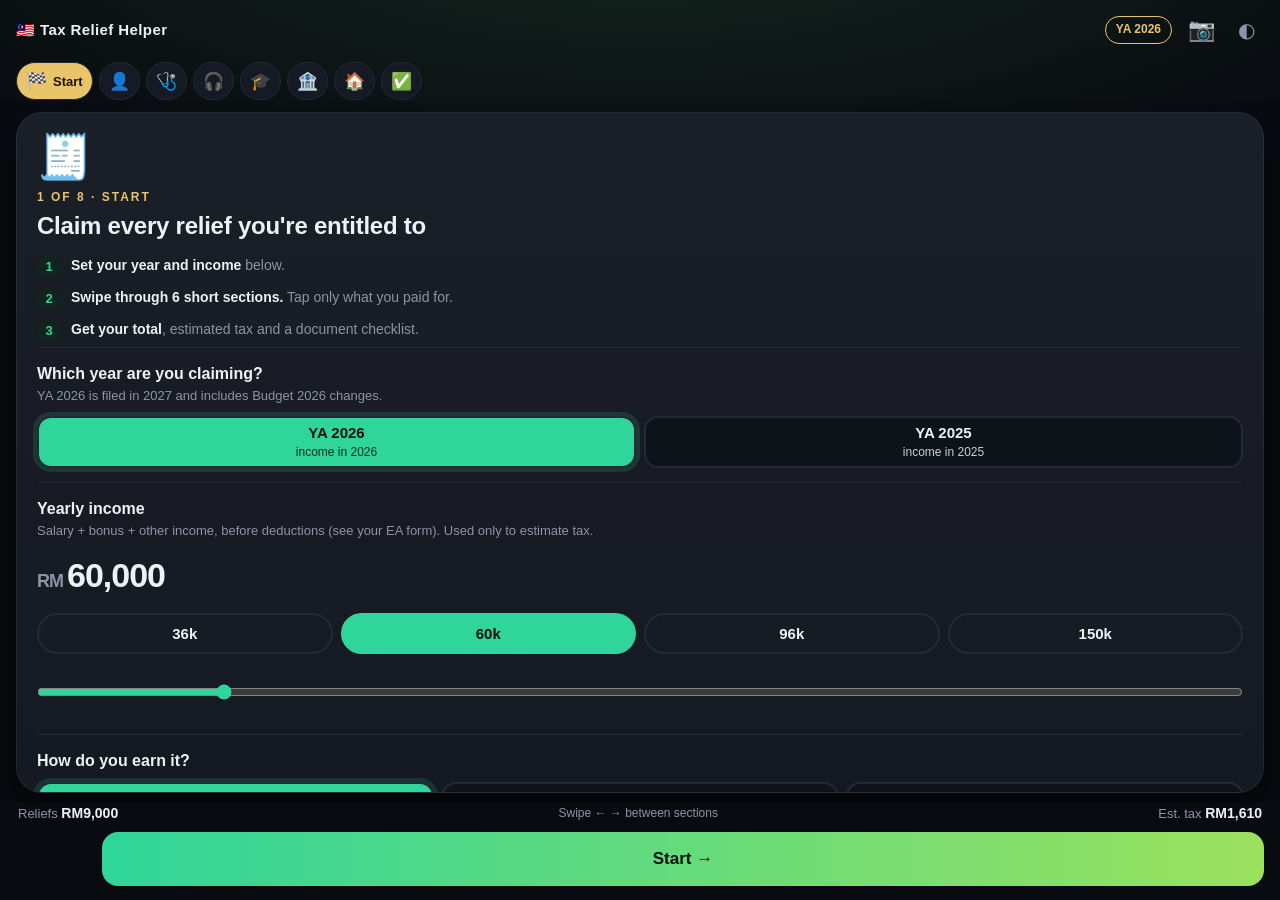
<file: tax-relief/prototypes/onyx.html>
<!doctype html>
<html lang="en" data-skin="onyx">
<head>
<meta charset="utf-8">
<meta name="viewport" content="width=device-width, initial-scale=1, viewport-fit=cover, user-scalable=no">
<meta name="theme-color" content="#0f766e">
<meta name="apple-mobile-web-app-capable" content="yes">
<meta name="apple-mobile-web-app-status-bar-style" content="black-translucent">
<meta name="apple-mobile-web-app-title" content="Relief Helper">
<title>Tax Relief Helper · Onyx</title>
<style>
:root{
  --bg:#f4f6f5; --card:#ffffff; --ink:#14201d; --muted:#5c6b67; --line:#dfe5e3;
  --brand:#0f766e; --brand-ink:#ffffff; --brand-soft:#d9f0ec; --accent:#f59e0b; --danger:#c2410c; --ok:#15803d;
  --shadow:0 10px 30px rgba(15,40,35,.10);
}
@media (prefers-color-scheme: dark){
  :root:not([data-theme="light"]){
    --bg:#0c1311; --card:#15201d; --ink:#e8efed; --muted:#9db0ab; --line:#26332f;
    --brand:#2dd4bf; --brand-ink:#04201c; --brand-soft:#123a34; --accent:#fbbf24; --danger:#fb923c; --ok:#4ade80;
    --shadow:0 10px 30px rgba(0,0,0,.4); color-scheme:dark;
  }
}
:root[data-theme="dark"]{
  color-scheme:dark;
  --bg:#0c1311; --card:#15201d; --ink:#e8efed; --muted:#9db0ab; --line:#26332f;
  --brand:#2dd4bf; --brand-ink:#04201c; --brand-soft:#123a34; --accent:#fbbf24; --danger:#fb923c; --ok:#4ade80;
  --shadow:0 10px 30px rgba(0,0,0,.4);
}
*{box-sizing:border-box;-webkit-tap-highlight-color:transparent}
html,body{margin:0;height:100%;background:var(--bg);color:var(--ink);font:16px/1.45 -apple-system,BlinkMacSystemFont,"Segoe UI",Roboto,Helvetica,Arial,sans-serif;overscroll-behavior:none}
body{display:flex;flex-direction:column;padding:env(safe-area-inset-top,0px) env(safe-area-inset-right,0px) env(safe-area-inset-bottom,0px) env(safe-area-inset-left,0px)}
header{display:flex;align-items:center;gap:10px;padding:12px 16px 6px}
header h1{font-size:15px;margin:0;font-weight:700;letter-spacing:.2px;flex:1}
header .pill{font-size:12px;font-weight:700;background:var(--brand-soft);color:var(--brand);padding:4px 10px;border-radius:99px}
.iconbtn{border:0;background:transparent;color:var(--muted);font-size:20px;width:36px;height:36px;border-radius:10px}
.progress{height:4px;margin:4px 16px 0;background:var(--line);border-radius:4px;overflow:hidden}
.progress>i{display:block;height:100%;width:0;background:var(--brand);transition:width .3s}
.meta{display:flex;justify-content:space-between;font-size:12px;color:var(--muted);padding:6px 18px 0}
main{flex:1;position:relative;overflow:hidden;touch-action:pan-y}
.card>*{flex-shrink:0}
.card{position:absolute;inset:10px 16px 10px;background:var(--card);border-radius:22px;box-shadow:var(--shadow);padding:22px 20px;display:flex;flex-direction:column;overflow-y:auto;transition:transform .28s ease,opacity .28s ease}
.card.out-left{transform:translateX(-110%);opacity:0}
.card.out-right{transform:translateX(110%);opacity:0}
.card.in-right{transform:translateX(110%);opacity:0;transition:none}
.card.in-left{transform:translateX(-110%);opacity:0;transition:none}
.emoji{font-size:44px;line-height:1;margin-bottom:10px}
.kicker{font-size:12px;font-weight:700;text-transform:uppercase;letter-spacing:.8px;color:var(--brand)}
h2{font-size:24px;line-height:1.2;margin:6px 0 8px}
p.sub{color:var(--muted);margin:0 0 14px;font-size:15px}
.cap{display:inline-block;font-size:13px;font-weight:700;color:var(--ink);background:var(--brand-soft);padding:4px 10px;border-radius:99px;margin-bottom:14px}
.spacer{flex:1;min-height:12px}
.opts{display:grid;gap:10px}
.opt{display:flex;align-items:center;gap:12px;width:100%;text-align:left;border:2px solid var(--line);background:transparent;color:var(--ink);border-radius:16px;padding:16px;font-size:17px;font-weight:600}
.opt .e{font-size:24px}
.opt.sel{border-color:var(--brand);background:var(--brand-soft)}
.opt:active{transform:scale(.98)}
.row2{display:grid;grid-template-columns:1fr 1fr;gap:10px}
.big{font-size:40px;font-weight:800;letter-spacing:-1px;margin:6px 0 2px;font-variant-numeric:tabular-nums}
.big small{font-size:18px;font-weight:700;color:var(--muted);margin-right:4px}
.chips{display:flex;flex-wrap:wrap;gap:8px;margin:12px 0}
.chip{border:2px solid var(--line);background:transparent;color:var(--ink);border-radius:99px;padding:10px 14px;font-size:15px;font-weight:700}
.chip.sel{border-color:var(--brand);background:var(--brand);color:var(--brand-ink)}
input[type=range]{width:100%;height:44px;accent-color:var(--brand);margin:4px 0}
.stepper{display:flex;align-items:center;justify-content:space-between;border:2px solid var(--line);border-radius:16px;padding:8px 10px 8px 16px;margin-bottom:10px}
.stepper .lab{font-weight:600;font-size:15px;flex:1;padding-right:8px}
.stepper .lab small{display:block;color:var(--muted);font-weight:500;font-size:12.5px}
.stepper .ctl{display:flex;align-items:center;gap:8px}
.stepper button{width:44px;height:44px;border-radius:12px;border:0;background:var(--brand-soft);color:var(--brand);font-size:24px;font-weight:800}
.stepper .n{min-width:24px;text-align:center;font-weight:800;font-size:20px;font-variant-numeric:tabular-nums}
.sublist .item{border-top:1px solid var(--line);padding:12px 0}
.sublist .item:first-child{border-top:0}
.sublist .hd{display:flex;justify-content:space-between;font-weight:600;font-size:15px}
.sublist .hd span:last-child{font-variant-numeric:tabular-nums}
.note{font-size:13px;color:var(--muted);background:var(--bg);border-radius:12px;padding:10px 12px;margin-top:12px}
.warn{color:var(--danger)}
.nav{display:flex;gap:10px;padding:0 16px 14px}
.nav button{flex:1;height:54px;border-radius:16px;border:0;font-size:17px;font-weight:700}
.nav .back{background:var(--card);color:var(--ink);box-shadow:var(--shadow);flex:0 0 76px}
.nav .next{background:var(--brand);color:var(--brand-ink)}
.nav .skip{background:transparent;color:var(--muted);flex:0 0 auto;padding:0 12px}
.hint{text-align:center;font-size:12px;color:var(--muted);padding:0 0 6px}
.sum-row{display:flex;justify-content:space-between;gap:12px;padding:9px 0;border-bottom:1px solid var(--line);font-size:15px}
.sum-row span:last-child{font-weight:700;font-variant-numeric:tabular-nums;white-space:nowrap}
.sum-row.total{border-bottom:0;font-size:17px}
.hero{background:var(--brand);color:var(--brand-ink);border-radius:18px;padding:16px;margin:4px 0 14px}
.hero .l{font-size:13px;opacity:.85;font-weight:600}
.hero .v{font-size:32px;font-weight:800;font-variant-numeric:tabular-nums}
.hero .g{display:grid;grid-template-columns:1fr 1fr;gap:10px;margin-top:10px}
.hero .g div{background:rgba(255,255,255,.14);border-radius:12px;padding:8px 10px}
.hero .g b{display:block;font-size:18px}
h3{font-size:15px;margin:18px 0 6px}
.docs li{margin:4px 0;font-size:14px}
.actions{display:grid;grid-template-columns:1fr 1fr;gap:10px;margin-top:16px}
.actions button{height:48px;border-radius:14px;border:2px solid var(--line);background:transparent;color:var(--ink);font-weight:700;font-size:15px}
.toast{position:fixed;left:50%;bottom:calc(90px + env(safe-area-inset-bottom));transform:translateX(-50%);background:var(--ink);color:var(--bg);padding:10px 16px;border-radius:12px;font-size:14px;opacity:0;transition:opacity .2s;pointer-events:none}
.toast.show{opacity:1}
@media print{
  header,.progress,.meta,.nav,.hint,.actions{display:none!important}
  main{overflow:visible}
  .card{position:static;box-shadow:none;inset:auto}
}
.sheet{position:fixed;inset:0;background:var(--bg);z-index:20;display:none;flex-direction:column;padding:env(safe-area-inset-top,0px) env(safe-area-inset-right,0px) env(safe-area-inset-bottom,0px) env(safe-area-inset-left,0px)}
.sheet.open{display:flex}
.sheet .top{display:flex;align-items:center;gap:10px;padding:12px 16px}
.sheet .top h1{flex:1;font-size:17px;margin:0}
.sheet .body{flex:1;overflow-y:auto;padding:0 16px 24px}
.panel{background:var(--card);border-radius:20px;box-shadow:var(--shadow);padding:18px;margin-bottom:14px}
.snap{display:flex;align-items:center;justify-content:center;gap:10px;width:100%;height:56px;border-radius:16px;border:0;background:var(--brand);color:var(--brand-ink);font-size:17px;font-weight:700}
.snap.alt{background:var(--brand-soft);color:var(--brand)}
.thumb{width:100%;max-height:260px;object-fit:contain;border-radius:14px;background:var(--bg);margin-top:12px}
textarea{width:100%;min-height:110px;border:2px solid var(--line);border-radius:14px;background:var(--bg);color:var(--ink);padding:12px;font:15px/1.4 inherit;font-family:inherit;margin-top:8px;resize:vertical}
.verdict{border-radius:16px;padding:14px;margin-top:12px}
.verdict.ok{background:color-mix(in srgb,var(--ok) 16%,transparent)}
.verdict.maybe{background:color-mix(in srgb,var(--accent) 18%,transparent)}
.verdict.no{background:color-mix(in srgb,var(--danger) 16%,transparent)}
.verdict h4{margin:0 0 4px;font-size:17px}
.verdict p{margin:4px 0;font-size:14px}
.cats{display:flex;flex-wrap:wrap;gap:8px;margin-top:10px}
.rlist .r{display:flex;gap:12px;align-items:center;padding:10px 0;border-top:1px solid var(--line)}
.rlist .r:first-child{border-top:0}
.rlist img{width:52px;height:52px;object-fit:cover;border-radius:10px;background:var(--bg);flex:0 0 52px}
.rlist .m{flex:1;font-size:14px;min-width:0}
.rlist .m b{display:block;font-size:15px;white-space:nowrap;overflow:hidden;text-overflow:ellipsis}
.rlist .x{border:0;background:transparent;color:var(--muted);font-size:20px;width:40px;height:40px}
.dot{display:inline-block;width:9px;height:9px;border-radius:50%;margin-right:6px}
.badge{position:absolute;top:2px;right:2px;min-width:18px;height:18px;border-radius:9px;background:var(--accent);color:#000;font-size:11px;font-weight:800;display:none;align-items:center;justify-content:center;padding:0 5px}
.danger{background:var(--danger)!important;color:#fff!important}
.items .it{display:flex;gap:10px;padding:8px 0;border-top:1px solid var(--line);font-size:14px}
.items .it:first-child{border-top:0}
.items .it .nm{flex:1;min-width:0}
.items .it .nm small{display:block;color:var(--muted)}
.items .it .am{font-weight:700;font-variant-numeric:tabular-nums;white-space:nowrap}
.addbtn{margin-top:8px}
.addbtn:disabled{opacity:.6}
details.fallback summary{font-weight:700;cursor:pointer;padding:4px 0}
.spin{display:inline-block;animation:spin 1s linear infinite}
@keyframes spin{to{transform:rotate(360deg)}}
@media (prefers-reduced-motion: reduce){.spin{animation:none}.card{transition:none}}
.tabs{display:flex;gap:6px;padding:8px 16px 2px;overflow-x:auto;scrollbar-width:none;-webkit-overflow-scrolling:touch}
.tabs::-webkit-scrollbar{display:none}
.tabs button{flex:0 0 auto;height:38px;min-width:38px;border-radius:99px;border:2px solid transparent;background:var(--card);color:var(--muted);font-size:17px;padding:0 9px;display:flex;align-items:center;gap:6px;font-weight:700}
.tabs button .nm{font-size:13px;display:none}
.tabs button.cur{background:var(--brand);color:var(--brand-ink)}
.tabs button.cur .nm{display:inline}
.tabs button.done{border-color:var(--brand-soft)}
.field{padding:14px 0;border-top:1px solid var(--line)}
.field.first{border-top:0;padding-top:4px}
.flabel{font-weight:700;font-size:16px;margin-bottom:10px}
.flabel small{display:block;font-weight:500;color:var(--muted);font-size:13px;margin-top:2px}
.seg{display:flex;gap:8px;flex-wrap:wrap}
.seg button{flex:1 1 0;min-width:88px;min-height:48px;border-radius:14px;border:2px solid var(--line);background:transparent;color:var(--ink);font-weight:700;font-size:15px;padding:6px 8px;line-height:1.2}
.seg button small{font-weight:500;font-size:12px;opacity:.85}
.seg button.sel{border-color:var(--brand);background:var(--brand);color:var(--brand-ink)}
.reveal{margin-left:6px;padding-left:12px;border-left:3px solid var(--brand-soft)}
.rel{border:2px solid var(--line);border-radius:16px;margin-bottom:10px;overflow:hidden;background:var(--card)}
.rel.has{border-color:color-mix(in srgb,var(--brand) 55%,var(--line))}
.relhd{display:flex;align-items:center;gap:12px;width:100%;padding:14px;border:0;background:transparent;color:var(--ink);text-align:left;font-size:16px;font-weight:700}
.relhd .e{font-size:24px;width:30px;text-align:center;flex:0 0 30px}
.relhd .t{flex:1;min-width:0}
.relhd small{display:block;font-weight:500;font-size:12.5px;color:var(--muted);margin-top:2px}
.relhd .v{font-variant-numeric:tabular-nums;font-size:15px;color:var(--brand);white-space:nowrap;font-weight:800}
.rel:not(.has) .relhd .v{color:var(--muted);font-weight:700}
.relhd .chev{color:var(--muted);transition:transform .2s;font-size:12px}
.rel.open .chev{transform:rotate(90deg)}
.relbd{padding:0 14px 14px}
.relbd .big{font-size:32px}
.auto{background:var(--brand-soft);border-radius:16px;padding:12px 14px;margin-top:6px}
.auto .sum-row{border-color:color-mix(in srgb,var(--brand) 25%,transparent);font-size:14px}
.auto .sum-row:last-child{border-bottom:0}
.how{display:grid;gap:8px;margin:6px 0 4px;padding:0;list-style:none}
.how li{display:flex;gap:10px;align-items:flex-start;font-size:14px;color:var(--muted)}
.how li b{color:var(--ink)}
.how .n{flex:0 0 24px;height:24px;border-radius:50%;background:var(--brand-soft);color:var(--brand);font-weight:800;font-size:13px;display:flex;align-items:center;justify-content:center}
.endhint{text-align:center;color:var(--muted);font-size:13px;margin:14px 0 2px}
.totals{display:flex;justify-content:space-between;align-items:center;gap:8px;padding:0 18px 8px;font-size:13px;color:var(--muted)}
.totals b{color:var(--ink);font-variant-numeric:tabular-nums;font-size:14px}
#hint{flex:1;text-align:center;font-size:12px}
.inc-chips .chip{flex:1 1 0}
</style>
<link rel="stylesheet" href="skins.css">
</head>
<body>
<header>
  <h1>🇲🇾 Tax Relief Helper</h1>
  <span class="pill" id="yaPill">YA 2026</span>
  <button class="iconbtn" id="receiptBtn" aria-label="Check a receipt" style="position:relative;font-size:22px">📷<span class="badge" id="rcBadge"></span></button>
  <button class="iconbtn" id="themeBtn" aria-label="Switch theme">◐</button>
</header>
<nav class="tabs" id="tabs" aria-label="Sections"></nav>
<main id="stage"></main>
<div class="totals"><span>Reliefs <b id="totRel">RM9,000</b></span><span id="hint">Swipe ← → between sections</span><span>Est. tax <b id="totTax">RM0</b></span></div>
<div class="nav">
  <button class="back" id="backBtn" aria-label="Previous section">←</button>
  <button class="next" id="nextBtn">Next →</button>
</div>
<div class="toast" id="toast"></div>

<div class="sheet" id="sheet" role="dialog" aria-label="Receipt checker">
  <div class="top"><button class="iconbtn" id="sheetClose" aria-label="Close">✕</button><h1>📷 Receipt checker</h1><span class="pill" id="sheetYa"></span></div>
  <div class="body">
    <div class="panel">
      <div class="kicker">Upload a receipt</div>
      <p class="sub" style="margin:6px 0 12px" id="aiNote">Take a photo or pick one from your gallery. Claude reads every item and checks it against the YA relief rules.</p>
      <label class="snap" for="photoIn">📸 Snap or upload receipt</label>
      <input id="photoIn" type="file" accept="image/jpeg,image/png,image/webp,image/heic,image/*" hidden>
      <img id="photoPrev" class="thumb" alt="" hidden>
      <div id="rcResult"></div>
    </div>
    <div class="panel">
      <details id="aiSettings">
        <summary style="font-weight:700;cursor:pointer;padding:4px 0">⚙️ AI receipt checking: <span id="aiState">off</span></summary>
        <p class="sub" style="margin:8px 0 6px">Paste your Anthropic API key to let Claude read receipt photos. The key is saved only in this browser on this device and is sent only to Anthropic. Each check costs about RM0.15–0.25 on your Anthropic account.</p>
        <p class="sub" style="margin:0 0 8px">Get a key at <b>console.anthropic.com</b> → API Keys. Use a key just for this app and set a monthly spend limit there.</p>
        <input id="aiKey" type="password" autocomplete="off" placeholder="sk-ant-..." style="width:100%;height:48px;border:2px solid var(--line);border-radius:14px;background:var(--bg);color:var(--ink);padding:0 12px;font-size:15px">
        <div class="row2" style="margin-top:10px"><button class="snap" id="aiKeySave">Save key</button><button class="snap alt" id="aiKeyClear">Remove key</button></div>
      </details>
    </div>
    <div class="panel">
      <details class="fallback" id="fallback">
        <summary>No photo? Type the receipt instead</summary>
        <p class="sub" style="margin:6px 0 0">Type the shop and items, or on iPhone tap the box and choose <b>Scan Text</b>. This quick check uses built-in keyword rules.</p>
        <textarea id="rcText" placeholder="e.g. Popular Bookstore, novel RM45"></textarea>
        <button class="snap alt" id="rcCheck" style="margin-top:10px">🔍 Check eligibility</button>
        <div id="rcTextResult"></div>
      </details>
    </div>
    <div class="panel">
      <div class="kicker">Saved receipts · <span id="rcCount">0</span></div>
      <div class="rlist" id="rcList"></div>
    </div>
    <div class="note">This checker matches keywords against LHDN relief rules. It's a guide, not a ruling. When in doubt, keep the receipt and confirm with LHDN (HASiL Contact Centre or hasil.gov.my).</div>
  </div>
</div>

<script>
"use strict";
/* ============================================================
   RELIEF DATA — Malaysia resident individual, Form BE.
   YA 2025 = income earned in 2025 (filed in 2026).
   YA 2026 = income earned in 2026 (filed in 2027), with Budget 2026 changes.
   Figures compiled from published guides; verify against LHDN (hasil.gov.my).
   ============================================================ */
const RM = n => "RM" + Math.round(n).toLocaleString("en-MY");
const RM2 = n => "RM" + Number(n).toLocaleString("en-MY",{minimumFractionDigits:2,maximumFractionDigits:2});
const BANDS = [[5000,0],[15000,.01],[15000,.03],[15000,.06],[20000,.11],[30000,.19],[300000,.25],[200000,.26],[1400000,.28],[Infinity,.30]];
function taxOn(ci){let t=0,left=Math.max(0,ci);for(const [w,r] of BANDS){const x=Math.min(left,w);t+=x*r;left-=x;if(left<=0)break;}return t;}

const RELIEFS = [
  {id:"individual", cat:"Personal", e:"🧍", t:"Individual & dependent relatives", cap:9000, auto:true,
   docs:[], note:"Given automatically to every resident individual."},
  {id:"disabledSelf", cat:"Personal", e:"♿", t:"Disabled individual", cap:7000, fixed:true, when:s=>s.a.disabled==="yes",
   docs:["JKM disability (OKU) card / certification"]},
  {id:"spouse", cat:"Family", e:"💍", t:"Spouse / alimony to former wife", cap:4000, fixed:true, when:s=>s.a.married==="yes" && s.a.spouseIncome==="no",
   docs:["Marriage certificate","Spouse's proof of no income / joint assessment election"]},
  {id:"disabledSpouse", cat:"Family", e:"♿", t:"Disabled spouse", cap:6000, fixed:true, when:s=>s.a.married==="yes" && s.a.spouseDisabled==="yes",
   docs:["Spouse's JKM certification"]},
  {id:"childcare", cat:"Children", e:"🧸", ya:{2025:"Registered childcare centre / kindergarten, child aged 6 or below",2026:"Registered childcare, kindergarten, day-care or after-school transit centre, child aged 12 or below"},
   t:"Childcare / kindergarten fees", cap:3000, when:()=>hasKids(),
   docs:["Receipts from a centre registered with JKM / Ministry of Education"], tip:"Only one parent can claim for the same child."},
  {id:"breastfeed", cat:"Children", e:"🍼", t:"Breastfeeding equipment", cap:1000, when:s=>s.a.gender==="f" && hasKids(),
   docs:["Receipt for breast pump, cooler bag, etc."], tip:"Mothers only, child aged 2 or below, once every 2 years."},
  {id:"sspn", cat:"Children", e:"🎓", t:"SSPN net savings", cap:8000, when:()=>hasKids(),
   docs:["SSPN annual statement (deposits minus withdrawals in the year)"]},
  {id:"medical", cat:"Medical", e:"🩺", t:"Medical expenses — self, spouse & children", cap:10000, group:true, when:()=>true,
   subs:[
     {id:"serious", t:"Serious illness & fertility treatment", cap:10000},
     {id:"vaccine", t:"Vaccinations", cap:1000, ya:{2025:"Listed vaccines only",2026:"Any NPRA-registered vaccine"}},
     {id:"dental", t:"Dental examination & treatment", cap:1000},
     {id:"checkup", t:"Check-up, screening, self-test kits, mental health", cap:1000},
     {id:"learning", t:"Child learning disability — diagnosis & intervention", capYA:{2025:6000,2026:10000}, when:()=>hasKids()}
   ], docs:["Clinic/hospital receipts","Doctor's certification for serious illness"]},
  {id:"parents", cat:"Medical", e:"👵", t:"Medical care for parents / grandparents", cap:8000, when:()=>true,
   docs:["Receipts","Medical practitioner's certification for care/treatment"], tip:"Includes full check-up & vaccination (sub-limit RM1,000). Parents must live in Malaysia."},
  {id:"equipment", cat:"Medical", e:"🦽", t:"Supporting equipment for disabled family", cap:6000, when:()=>true,
   docs:["Receipts for wheelchair, hearing aid, dialysis machine, prosthetics, etc."], tip:"Spectacles and optical lenses don't qualify."},
  {id:"eduFees", cat:"Education", e:"📚", t:"Your own education fees", cap:7000, when:()=>true,
   docs:["Fee receipts","Offer letter / course details"], tip:"Recognised upskilling / self-enhancement courses are capped at RM2,000 within this."},
  {id:"lifestyle", cat:"Lifestyle", e:"📱", t:"Lifestyle — books, gadgets, internet", cap:2500, when:()=>true,
   docs:["Receipts for books, phone, tablet, PC","Internet bills in your name"], tip:"Not for business use. Covers self, spouse and children."},
  {id:"sports", cat:"Lifestyle", e:"🏸", t:"Sports & fitness", cap:1000, when:()=>true,
   docs:["Receipts for equipment, gym / court fees, race registrations"]},
  {id:"tourism", cat:"Lifestyle", e:"🏝️", t:"Tourist attraction & cultural entrance fees", cap:1000, onlyYA:[2026], when:()=>true,
   docs:["Entrance tickets / receipts"], tip:"New for YA 2026 (Budget 2026)."},
  {id:"green", cat:"Lifestyle", e:"🔌", ya:{2025:"EV charging equipment / subscription, food waste composting machine",2026:"EV charging, composting machine, food waste grinder, home CCTV"},
   t:"EV charging & green home items", cap:2500, when:()=>true,
   docs:["Purchase / installation / subscription receipts"], tip:"Not for business use."},
  {id:"epf", cat:"Savings", e:"🏦", t:"EPF contributions (employee)", cap:4000, suggest:s=>Math.min(4000,s.income*0.11), when:s=>(s.a.job||"employed")!=="other",
   docs:["EA form (shows EPF deducted)","i-Akaun statement"], tip:"Part of the RM7,000 combined life insurance + EPF limit."},
  {id:"life", cat:"Savings", e:"🛡️", t:"Life insurance / family takaful", ya:{2025:"Self and spouse",2026:"Self, spouse and (new) eligible children"}, cap:3000, when:()=>true,
   docs:["Insurer's annual premium statement"]},
  {id:"prs", cat:"Savings", e:"📈", t:"Private Retirement Scheme & deferred annuity", cap:3000, when:()=>true,
   docs:["PRS provider's annual statement"]},
  {id:"eduMed", cat:"Savings", e:"🏥", t:"Education & medical insurance premiums", cap:4000, when:()=>true,
   docs:["Insurer's annual premium statement"]},
  {id:"socso", cat:"Savings", e:"🧾", t:"SOCSO & EIS contributions", cap:350, suggest:s=>(s.a.job||"employed")==="employed"?Math.min(350,Math.round(Math.min(s.income,72000)*0.007)):0, when:s=>(s.a.job||"employed")==="employed",
   docs:["EA form / payslips"]},
  {id:"home", cat:"Housing", e:"🏠", t:"First home loan interest", capFn:s=>s.a.homePrice==="mid"?5000:7000, when:()=>true,
   docs:["SPA (signed 1 Jan 2025 – 31 Dec 2027)","Bank's yearly interest statement"], tip:"Interest only, first 3 consecutive years. RM7,000 if price ≤ RM500k; RM5,000 if RM500,001–750,000."}
];

/* Child relief per head (fixed). */
const KIDS = [
  {id:"u18", t:"Under 18", rm:2000},
  {id:"preU", t:"18+ in pre-university", sub:"A-Level, matriculation, foundation", rm:2000},
  {id:"higher", t:"18+ diploma or degree", sub:"Diploma+ in Malaysia, degree+ abroad", rm:8000},
  {id:"oku", t:"Disabled child", sub:"Unmarried, any age", rm:8000},
  {id:"okuStudy", t:"Disabled child also in higher education", sub:"Adds RM8,000 on top", rm:8000}
];

/* ============================================================ STATE */
const KEY = "my-tax-relief-helper-v1";
const fresh = () => ({ya:2026, income:60000, a:{}, amt:{}, sub:{}, kids:{}, zakat:0, donation:0, step:0, sec:"start", seen:{}, receipts:[]});
let S = fresh();
try{ const saved = JSON.parse(localStorage.getItem(KEY)||"null"); if(saved && saved.a) S = Object.assign(fresh(), saved); }catch(e){}
if(!S.seen) S.seen={};
const save = () => { try{ localStorage.setItem(KEY, JSON.stringify(S)); }catch(e){} };

function capOf(r){ if(r.capFn) return r.capFn(S); return r.cap; }
function subCap(sb){ return sb.capYA ? sb.capYA[S.ya] : sb.cap; }
function activeReliefs(){ return RELIEFS.filter(r => (!r.onlyYA || r.onlyYA.includes(S.ya)) && (!r.when || r.when(S))); }
function claimOf(r){
  if(r.auto) return r.cap;
  if(r.group){ const subs=r.subs.filter(sb=>!sb.when||sb.when(S)); let t=0; for(const sb of subs) t+=Math.min(S.sub[sb.id]||0, subCap(sb)); return Math.min(t, r.cap); }
  if(r.fixed) return r.cap;
  return Math.min(S.amt[r.id]||0, capOf(r));
}
function hasKids(){ return KIDS.reduce((t,k)=>t+(S.kids[k.id]||0),0)>0; }
function kidsTotal(){ return KIDS.reduce((t,k)=>t+(S.kids[k.id]||0)*k.rm,0); }
function compute(){
  const rel = activeReliefs();
  let reliefs = rel.reduce((t,r)=>t+claimOf(r),0);
  // EPF + life insurance share a RM7,000 combined limit
  const epf = rel.find(r=>r.id==="epf") ? claimOf(RELIEFS.find(r=>r.id==="epf")) : 0;
  const life = claimOf(RELIEFS.find(r=>r.id==="life"));
  const over = Math.max(0, epf + life - 7000); reliefs -= over;
  if(hasKids()) reliefs += kidsTotal();
  const donation = Math.min(S.donation||0, S.income*0.10);
  const aggregate = Math.max(0, S.income - donation);
  const chargeable = Math.max(0, aggregate - reliefs);
  const grossTax = taxOn(chargeable);
  let rebate = 0;
  if(chargeable <= 35000){ rebate += 400; if(S.a.married==="yes" && S.a.spouseIncome==="no") rebate += 400; }
  const zakat = S.zakat||0;
  const payable = Math.max(0, grossTax - rebate - zakat);
  const noRelief = Math.max(0, taxOn(Math.max(0, aggregate - 9000)) - (aggregate-9000<=35000?400:0) - zakat);
  return {reliefs, donation, aggregate, chargeable, grossTax, rebate, zakat, payable, saved: Math.max(0, noRelief - payable)};
}

/* ============================================================ RENDER */
const stage = document.getElementById("stage");
let current = null;

function el(html){ const d=document.createElement("div"); d.className="card"; d.innerHTML=html; return d; }
function esc(s){ return String(s).replace(/[&<>"]/g,c=>({"&":"&amp;","<":"&lt;",">":"&gt;",'"':"&quot;"}[c])); }
function yaText(obj){ return obj ? obj[S.ya] : ""; }

function amountUI(id, cap, value, label){
  const pcts = [0,.25,.5,.75,1];
  const step = cap<=1000?50:cap<=5000?100:250;
  return `<div data-amt="${id}" data-cap="${cap}">
    ${label?`<div class="hd"><span>${esc(label)}</span><span>max ${RM(cap)}</span></div>`:""}
    <div class="big"><small>RM</small><span class="val">${Math.round(value).toLocaleString("en-MY")}</span></div>
    <div class="chips">${pcts.map(p=>`<button class="chip ${Math.round(value)===Math.round(cap*p)?"sel":""}" data-set="${Math.round(cap*p)}">${p===0?"None":p===1?"Max":Math.round(p*100)+"%"}</button>`).join("")}</div>
    <input type="range" min="0" max="${cap}" step="${step}" value="${value}" aria-label="Amount">
  </div>`;
}

/* ============================================================ SECTIONS
   One swipe per topic; everything inside a topic is scroll + tap.
   ============================================================ */
const SECTIONS = [
  {id:"start",  icon:"🏁", name:"Start"},
  {id:"you",    icon:"👤", name:"You & family"},
  {id:"health", icon:"🩺", name:"Health", reliefs:["medical","parents","equipment"]},
  {id:"life",   icon:"🎧", name:"Lifestyle", reliefs:["lifestyle","sports","tourism","green"]},
  {id:"kids",   icon:"🎓", name:"Kids & learning", reliefs:["childcare","breastfeed","sspn","eduFees"]},
  {id:"save",   icon:"🏦", name:"Savings & insurance", reliefs:["epf","life","prs","eduMed","socso"]},
  {id:"home",   icon:"🏠", name:"Home & giving", reliefs:["home"]},
  {id:"sum",    icon:"✅", name:"Summary"}
];
const openRows = new Set();
function visibleSections(){
  const act = new Set(activeReliefs().map(r=>r.id));
  return SECTIONS.filter(sec => !sec.reliefs || sec.id==="home" || sec.reliefs.some(id=>act.has(id)));
}
function secLabel(id){ const v=visibleSections(); const i=v.findIndex(x=>x.id===id); return `${i+1} of ${v.length} · ${v[i].name}`; }
function curIndex(){ const v=visibleSections(); const i=v.findIndex(x=>x.id===S.sec); return i<0?0:i; }

function seg(key, label, opts, help, cur){
  if(cur===undefined) cur=S.a[key];
  return `<div class="flabel">${label}${help?`<small>${help}</small>`:""}</div>
    <div class="seg" role="radiogroup" aria-label="${esc(label)}">${opts.map(o=>`<button role="radio" aria-checked="${String(cur)===String(o.v)}" data-seg="${key}" data-v="${o.v}" class="${String(cur)===String(o.v)?"sel":""}">${o.l}</button>`).join("")}</div>`;
}
const YN2=[{v:"yes",l:"Yes"},{v:"no",l:"No"}];

function reliefCap(r){ return r.group ? r.cap : capOf(r); }
function rowValText(id){
  if(id==="zakat") return S.zakat>0?RM(S.zakat):"Add";
  if(id==="donation") return S.donation>0?RM(Math.min(S.donation,S.income*0.1)):"Add";
  const r=RELIEFS.find(x=>x.id===id); const v=r?claimOf(r):0; return v>0?RM(v):"Add";
}
function rowHas(id){ return rowValText(id)!=="Add"; }
function rowShell(id, emoji, title, small, body){
  const open=openRows.has(id);
  return `<div class="rel ${open?"open":""} ${rowHas(id)?"has":""}" data-rel="${id}">
    <button class="relhd" data-toggle="${id}" aria-expanded="${open}"><span class="e">${emoji}</span><span class="t">${esc(title)}<small>${small}</small></span><span class="v" data-val="${id}">${rowValText(id)}</span><span class="chev">▶</span></button>
    ${open?`<div class="relbd">${body()}</div>`:""}</div>`;
}
function reliefRow(r){
  if(S.amt[r.id]===undefined && r.suggest){ S.amt[r.id]=Math.round(r.suggest(S)/10)*10; }   // EPF/SOCSO estimated from income
  const cap=reliefCap(r), scope=yaText(r.ya);
  return rowShell(r.id, r.e, r.t, `up to ${RM(cap)}${scope?" · "+esc(scope):""}`, ()=>{
    let h="";
    if(r.group){
      const subs=r.subs.filter(sb=>!sb.when||sb.when(S));
      h += `<p class="sub" style="margin:0 0 4px">Combined limit ${RM(r.cap)}. Set each type you paid for.</p><div class="sublist">${subs.map(sb=>`<div class="item">${amountUI("sub:"+sb.id, subCap(sb), Math.min(S.sub[sb.id]||0, subCap(sb)), sb.t)}${sb.ya?`<div class="note" style="margin-top:0">${esc(yaText(sb.ya))}</div>`:""}</div>`).join("")}</div>`;
    } else {
      if(r.id==="home") h += `<div style="margin-bottom:8px">${seg("homePrice","Home price",[{v:"low",l:"≤ RM500k"},{v:"mid",l:"RM500k – 750k"}],"First home, SPA signed 1 Jan 2025 – 31 Dec 2027", S.a.homePrice||"low")}</div>`;
      h += amountUI(r.id, cap, Math.min(S.amt[r.id]||0, cap));
      if(r.suggest) h += `<div class="note">💡 Pre-filled from your income. Check your EA form.</div>`;
    }
    h += rcTally(r.id);
    if(r.tip) h += `<div class="note">${esc(r.tip)}</div>`;
    h += `<div class="note">📎 Keep: ${r.docs.map(esc).join(" · ")}</div>`;
    return h;
  });
}
function reliefRows(ids){
  const act=activeReliefs();
  return ids.map(id=>act.find(r=>r.id===id)).filter(Boolean).map(reliefRow).join("");
}
function sectionHead(id, title, sub){
  return `<div class="kicker">${secLabel(id)}</div><h2>${title}</h2>${sub?`<p class="sub">${sub}</p>`:""}`;
}
const ENDHINT = `<p class="endhint">Done here? Swipe ← or tap Next.</p>`;

function sectionHTML(sec){
  switch(sec.id){
    case "start": {
      const presets=[36000,60000,96000,150000];
      return `<div class="emoji">🧾</div>${sectionHead("start","Claim every relief you're entitled to","")}
        <ol class="how"><li><span class="n">1</span><span><b>Set your year and income</b> below.</span></li>
          <li><span class="n">2</span><span><b>Swipe through ${visibleSections().length-2} short sections.</b> Tap only what you paid for.</span></li>
          <li><span class="n">3</span><span><b>Get your total</b>, estimated tax and a document checklist.</span></li></ol>
        <div class="field">${seg("ya","Which year are you claiming?",[{v:2026,l:"YA 2026<br><small>income in 2026</small>"},{v:2025,l:"YA 2025<br><small>income in 2025</small>"}],"YA 2026 is filed in 2027 and includes Budget 2026 changes.",S.ya)}</div>
        <div class="field"><div class="flabel">Yearly income<small>Salary + bonus + other income, before deductions (see your EA form). Used only to estimate tax.</small></div>
          <div class="big" style="font-size:34px"><small>RM</small><span id="incVal">${S.income.toLocaleString("en-MY")}</span></div>
          <div class="chips inc-chips">${presets.map(p=>`<button class="chip ${S.income===p?"sel":""}" data-inc="${p}">${p/1000}k</button>`).join("")}</div>
          <input id="incRange" type="range" min="0" max="400000" step="1000" value="${S.income}" aria-label="Yearly income"></div>
        <div class="field">${seg("job","How do you earn it?",[{v:"employed",l:"Salaried"},{v:"self",l:"Self-employed"},{v:"other",l:"Other / retired"}],"", S.a.job||"employed")}</div>
        <div class="note">🔒 Your answers stay on this device. Receipt photos go to Claude only if you turn on AI checking (📷).<br>⚠️ Figures follow published LHDN guidance. Confirm on <b>hasil.gov.my</b> before filing. Not tax advice.</div>
        ${ENDHINT}`;
    }
    case "you": {
      const married=S.a.married==="yes";
      const auto=[["🧍 Individual & dependants", 9000]];
      for(const r of activeReliefs()) if(r.fixed) auto.push([r.e+" "+r.t, r.cap]);
      for(const k of KIDS){ const n=S.kids[k.id]||0; if(n) auto.push(["👧 "+k.t+" ×"+n, n*k.rm]); }
      return `${sectionHead("you","You & family","One tap per answer. Reliefs these unlock are added for you automatically.")}
        <div class="field first">${seg("disabled","Are you registered OKU with JKM?",YN2)}</div>
        <div class="field">${seg("married","Are you married?",YN2)}
          ${married?`<div class="reveal" style="margin-top:12px">${seg("spouseIncome","Does your spouse have income?",YN2,"Choose No if your spouse has no income or is jointly assessed under you.")}
            <div style="height:12px"></div>${seg("spouseDisabled","Is your spouse registered OKU?",YN2)}</div>`:""}</div>
        <div class="field">${seg("gender","You are",[{v:"f",l:"Female"},{v:"m",l:"Male"}],"Only used for the mothers' breastfeeding relief.")}</div>
        <div class="field"><div class="flabel">Unmarried children<small>Leave at 0 if none. Claim each child once between you and your spouse.</small></div>
          ${KIDS.map(k=>`<div class="stepper"><div class="lab">${esc(k.t)} <small>${k.sub?esc(k.sub)+" · ":""}${RM(k.rm)} each</small></div>
          <div class="ctl"><button data-kid="${k.id}" data-d="-1" aria-label="Fewer">−</button><span class="n">${S.kids[k.id]||0}</span><button data-kid="${k.id}" data-d="1" aria-label="More">+</button></div></div>`).join("")}</div>
        <div class="auto"><div class="flabel" style="margin-bottom:4px">✓ Included automatically</div>
          ${auto.map(x=>`<div class="sum-row"><span>${esc(x[0])}</span><span>${RM(x[1])}</span></div>`).join("")}</div>
        ${ENDHINT}`;
    }
    case "health":
      return `${sectionHead("health","Health","Medical bills for you, your spouse, children and parents. Tap a row to add an amount.")}${reliefRows(sec.reliefs)}${ENDHINT}`;
    case "life":
      return `${sectionHead("life","Lifestyle","Gadgets, books, internet, sport, outings and green home items. Not for business use.")}${reliefRows(sec.reliefs)}${ENDHINT}`;
    case "kids":
      return `${sectionHead("kids","Kids & learning",hasKids()?"Childcare, education savings for your children, and your own courses.":"Your own studies and courses. Add children in You & family to see childcare and SSPN.")}${reliefRows(sec.reliefs)}${ENDHINT}`;
    case "save":
      return `${sectionHead("save","Savings & insurance","From your EA form and insurer statements. EPF and life insurance share a RM7,000 limit.")}${reliefRows(sec.reliefs)}${ENDHINT}`;
    case "home": {
      const dCap=Math.max(1000, Math.round(S.income*0.10/100)*100);
      return `${sectionHead("home","Home & giving","First-home loan interest, zakat and approved donations.")}
        ${reliefRows(sec.reliefs)}
        ${rowShell("zakat","🕌","Zakat & fitrah","reduces your tax ringgit for ringgit",()=>amountUI("zakat",10000,Math.min(S.zakat,10000))+`<div class="note">📎 Keep the official zakat receipt.</div>`)}
        ${rowShell("donation","🤝","Donations to approved bodies",`up to 10% of income (${RM(S.income*0.1)})`,()=>amountUI("donation",dCap,Math.min(S.donation,dCap))+`<div class="note">📎 The receipt must show the LHDN approval reference number.</div>`)}
        <p class="endhint">That's everything. Swipe ← for your summary.</p>`;
    }
    case "sum": return summaryCard().innerHTML;
  }
  return "";
}

function render(dir){
  const v=visibleSections();
  if(!v.some(x=>x.id===S.sec)) S.sec=v[Math.min(curIndex(), v.length-1)].id;
  const sec=v[curIndex()];
  S.seen[sec.id]=1;
  const card=document.createElement("div"); card.className="card"; card.innerHTML=sectionHTML(sec);
  if(current && dir!==0){
    const old=current; old.classList.add(dir>0?"out-left":"out-right"); setTimeout(()=>old.remove(),300);
    card.classList.add(dir>0?"in-right":"in-left"); stage.appendChild(card);
    requestAnimationFrame(()=>requestAnimationFrame(()=>card.classList.remove("in-right","in-left")));
  } else {
    const keep = current && dir===0 ? current.scrollTop : 0;
    if(current) current.remove();
    stage.appendChild(card); card.scrollTop=keep;
  }
  current=card;
  updateChrome();
  save();
}

function updateChrome(){
  const v=visibleSections(), i=curIndex(), sec=v[i];
  document.getElementById("tabs").innerHTML = v.map((x,j)=>`<button class="${j===i?"cur":""} ${S.seen[x.id]&&j!==i?"done":""}" data-tab="${x.id}" aria-label="${esc(x.name)}" ${j===i?'aria-current="step"':""}>${x.icon}<span class="nm">${esc(x.name)}</span></button>`).join("");
  const curTab=document.querySelector("#tabs .cur"); if(curTab && curTab.scrollIntoView) curTab.scrollIntoView({inline:"center",block:"nearest"});
  document.getElementById("yaPill").textContent="YA "+S.ya;
  const back=document.getElementById("backBtn"), next=document.getElementById("nextBtn");
  back.style.visibility = i===0?"hidden":"visible";
  next.style.display = sec.id==="sum"?"none":"";
  if(sec.id!=="sum") next.textContent = i===0 ? "Start →" : `${v[i+1].name} →`;
  document.getElementById("hint").style.visibility = (i<=1 && !S.seen.health) ? "visible" : "hidden";
  refreshTotals();
}
function refreshTotals(){
  const c=compute();
  document.getElementById("totRel").textContent=RM(c.reliefs);
  document.getElementById("totTax").textContent=RM(c.payable);
}

function summaryCard(){
  const c = compute();
  const rows = [];
  for(const r of activeReliefs()){ const v=claimOf(r); if(v>0) rows.push([r.e+" "+r.t, v, r]); }
  if(hasKids()) for(const k of KIDS){ const n=S.kids[k.id]||0; if(n) rows.push(["👧 Child — "+k.t+" ×"+n, n*k.rm, {docs:["Birth certificate / MyKid","Proof of study for 18+"]}]); }
  const epf=claimOf(RELIEFS.find(r=>r.id==="epf")), life=claimOf(RELIEFS.find(r=>r.id==="life"));
  const docs = new Set(); rows.forEach(r=>(r[2].docs||[]).forEach(d=>docs.add(d)));
  if(S.zakat) docs.add("Zakat receipts"); if(S.donation) docs.add("Donation receipts (approved bodies)");
  const unused = activeReliefs().filter(r=>!r.auto && !r.fixed && claimOf(r)===0).map(r=>r.t);
  return el(`<div class="kicker">${secLabel("sum")}</div><h2>Your YA ${S.ya} claim</h2>
    <div class="hero"><div class="l">Total reliefs</div><div class="v">${RM(c.reliefs)}</div>
      <div class="g"><div>Estimated tax<b>${RM(c.payable)}</b></div><div>Saved by reliefs<b>${RM(c.saved)}</b></div></div></div>
    ${rows.map(r=>`<div class="sum-row"><span>${esc(r[0])}</span><span>${RM(r[1])}</span></div>`).join("")}
    ${epf+life>7000?`<div class="note warn">EPF + life insurance are capped at RM7,000 combined; the extra ${RM(epf+life-7000)} was removed.</div>`:""}
    <h3>Tax estimate</h3>
    <div class="sum-row"><span>Income</span><span>${RM(S.income)}</span></div>
    ${c.donation?`<div class="sum-row"><span>Less approved donations</span><span>− ${RM(c.donation)}</span></div>`:""}
    <div class="sum-row"><span>Less reliefs</span><span>− ${RM(c.reliefs)}</span></div>
    <div class="sum-row"><span>Chargeable income</span><span>${RM(c.chargeable)}</span></div>
    <div class="sum-row"><span>Tax before rebates</span><span>${RM(c.grossTax)}</span></div>
    ${c.rebate?`<div class="sum-row"><span>Rebate (income ≤ RM35k)</span><span>− ${RM(c.rebate)}</span></div>`:""}
    ${c.zakat?`<div class="sum-row"><span>Zakat rebate</span><span>− ${RM(Math.min(c.zakat,c.grossTax-c.rebate>0?c.grossTax-c.rebate:0))}</span></div>`:""}
    <div class="sum-row total"><span>Estimated tax payable</span><span>${RM(c.payable)}</span></div>
    <div class="note">Compare this with the PCB (MTD) your employer deducted (on your EA form) to see if you'll get a refund.</div>
    ${unused.length?`<h3>💡 Not used yet</h3><p class="sub" style="margin:0 0 6px">Tap one to jump there.</p><div class="chips">${unused.map(t=>{ const r=activeReliefs().find(x=>x.t===t); return `<button class="chip" data-jump="${r.id}">${r.e} ${esc(t)}</button>`; }).join("")}</div>`:""}
    <h3>📎 Documents to keep (7 years)</h3>
    <ul class="docs">${[...docs].map(d=>`<li>${esc(d)}</li>`).join("")||"<li>None needed beyond your EA form</li>"}</ul>
    <div class="actions"><button data-act="copy">📋 Copy summary</button><button data-act="print">🖨️ Print / PDF</button></div>
    <button class="snap alt" style="margin-top:12px" data-act="reset">↺ Start over</button>
    <div class="note">Estimate for resident individuals using the YA ${S.ya} tax bands (0%–30%). Not tax advice. Confirm figures with LHDN before submitting on MyTax.</div>`);
}

function summaryText(){
  const c=compute(); const lines=[`Tax relief summary — YA ${S.ya}`];
  for(const r of activeReliefs()){ const v=claimOf(r); if(v>0) lines.push(`${r.t}: ${RM(v)}`); }
  if(hasKids()) for(const k of KIDS){ const n=S.kids[k.id]||0; if(n) lines.push(`Child — ${k.t} ×${n}: ${RM(n*k.rm)}`); }
  lines.push("", `Total reliefs: ${RM(c.reliefs)}`, `Chargeable income: ${RM(c.chargeable)}`, `Estimated tax payable: ${RM(c.payable)}`);
  if(S.zakat) lines.push(`Zakat: ${RM(S.zakat)}`);
  if(c.donation) lines.push(`Approved donations: ${RM(c.donation)}`);
  return lines.join("\n");
}

/* ============================================================ INTERACTION */
function toast(t){ const x=document.getElementById("toast"); x.textContent=t; x.classList.add("show"); clearTimeout(toast.t); toast.t=setTimeout(()=>x.classList.remove("show"),1800); }
let armedReset=false, armTimer=0;
function go(d){
  const v=visibleSections(), ni=curIndex()+d;
  if(ni<0||ni>=v.length) return;
  S.sec=v[ni].id; render(d);
  if(navigator.vibrate) try{navigator.vibrate(8);}catch(e){}
}
function jump(id){ const v=visibleSections(); const to=v.findIndex(x=>x.id===id); if(to<0) return; const d=Math.sign(to-curIndex()); S.sec=id; render(d); }
function refreshLive(){
  document.querySelectorAll("[data-val]").forEach(el=>{ const id=el.dataset.val; el.textContent=rowValText(id); const row=el.closest(".rel"); if(row) row.classList.toggle("has", rowHas(id)); });
  refreshTotals(); save();
}
function setAmt(id, v){
  if(id.startsWith("sub:")) S.sub[id.slice(4)] = v;
  else if(id==="zakat") S.zakat = v; else if(id==="donation") S.donation = v;
  else S.amt[id] = v;
}
function syncAmtBox(box, v){
  box.querySelector(".val").textContent = Math.round(v).toLocaleString("en-MY");
  box.querySelector("input[type=range]").value = v;
  box.querySelectorAll(".chip").forEach(ch=>ch.classList.toggle("sel", +ch.dataset.set===Math.round(v)));
}

document.getElementById("tabs").addEventListener("click", e=>{ const b=e.target.closest("[data-tab]"); if(b) jump(b.dataset.tab); });
stage.addEventListener("click", e=>{
  const b = e.target.closest("button"); if(!b) return;
  if(b.dataset.seg){
    const key=b.dataset.seg, v=b.dataset.v;
    if(key==="ya") S.ya=+v; else S.a[key]=v;
    render(0);   // an answer can reveal follow-up questions or reliefs in place
    return;
  }
  if(b.dataset.toggle){
    const id=b.dataset.toggle;
    if(openRows.has(id)) openRows.delete(id); else openRows.add(id);
    render(0);
    if(openRows.has(id)){
      const row=current.querySelector(`[data-rel="${id}"]`);
      if(row){ const top=row.offsetTop-12; if(top>current.scrollTop+current.clientHeight-240 || top<current.scrollTop) current.scrollTo({top, behavior:"smooth"}); }
    }
    return;
  }
  if(b.dataset.set!==undefined){ const box=b.closest("[data-amt]"); const v=+b.dataset.set; setAmt(box.dataset.amt, v); syncAmtBox(box, v); refreshLive(); return; }
  if(b.dataset.inc){ S.income=+b.dataset.inc; document.getElementById("incVal").textContent=S.income.toLocaleString("en-MY"); document.getElementById("incRange").value=S.income;
    b.parentElement.querySelectorAll(".chip").forEach(c=>c.classList.toggle("sel",c===b)); refreshLive(); return; }
  if(b.dataset.kid){ const k=b.dataset.kid; S.kids[k]=Math.max(0,Math.min(12,(S.kids[k]||0)+ +b.dataset.d)); render(0); return; }
  if(b.dataset.jump){ const id=b.dataset.jump; const sec=SECTIONS.find(x=>x.reliefs&&x.reliefs.includes(id)); if(sec){ openRows.add(id); jump(sec.id); } return; }
  if(b.dataset.act==="print"){ window.print(); return; }
  if(b.dataset.act==="copy"){ const t=summaryText(); (navigator.clipboard?navigator.clipboard.writeText(t):Promise.reject()).then(()=>toast("Summary copied"),()=>showCopyBox(t)); return; }
  if(b.dataset.act==="reset"){
    if(!armedReset){ armedReset=true; b.textContent="Tap again to clear all answers"; b.classList.add("danger"); clearTimeout(armTimer); armTimer=setTimeout(()=>{armedReset=false; b.classList.remove("danger"); b.textContent="↺ Start over";},3000); return; }
    armedReset=false; clearTimeout(armTimer);
    const keepRc=S.receipts; S=fresh(); S.receipts=keepRc||[]; openRows.clear(); save();
    render(-1); toast("Cleared. Let's start again"); return;
  }
});
stage.addEventListener("input", e=>{
  const r=e.target; if(r.type!=="range") return;
  if(r.id==="incRange"){ S.income=+r.value; document.getElementById("incVal").textContent=S.income.toLocaleString("en-MY");
    r.parentElement.querySelectorAll("[data-inc]").forEach(c=>c.classList.toggle("sel",+c.dataset.inc===S.income)); refreshLive(); return; }
  const box=r.closest("[data-amt]"); if(!box) return; const v=+r.value; setAmt(box.dataset.amt, v); syncAmtBox(box, v); refreshLive();
});

document.getElementById("nextBtn").onclick = ()=>go(1);
document.getElementById("backBtn").onclick = ()=>go(-1);

/* Swipe between sections: a clearly horizontal flick that doesn't start on a slider */
let sx=0, sy=0, st=0, tracking=false;
stage.addEventListener("touchstart", e=>{ if(e.touches.length>1 || e.target.closest("input[type=range]")) {tracking=false;return;} const t=e.touches[0]; sx=t.clientX; sy=t.clientY; st=Date.now(); tracking=true; }, {passive:true});
stage.addEventListener("touchend", e=>{
  if(!tracking) return; tracking=false;
  const t=e.changedTouches[0], dx=t.clientX-sx, dy=t.clientY-sy;
  if(Math.abs(dx)>70 && Math.abs(dx)>Math.abs(dy)*2 && Date.now()-st<600) go(dx<0?1:-1);
}, {passive:true});
document.addEventListener("keydown", e=>{ if(e.target.closest && e.target.closest("input,textarea")) return; if(e.key==="ArrowRight") go(1); if(e.key==="ArrowLeft") go(-1); });

/* Theme toggle (remembered) */
const themeKey="my-tax-relief-theme";
try{ const th=localStorage.getItem(themeKey); if(th) document.documentElement.dataset.theme=th; }catch(e){}
document.getElementById("themeBtn").onclick=()=>{
  const dark = document.documentElement.dataset.theme ? document.documentElement.dataset.theme==="dark" : matchMedia("(prefers-color-scheme: dark)").matches;
  document.documentElement.dataset.theme = dark?"light":"dark";
  try{ localStorage.setItem(themeKey, document.documentElement.dataset.theme); }catch(e){}
};

/* ============================================================
   RECEIPT CHECKER — fully offline keyword rules.
   Text comes from iOS/Android on-device "Scan Text" (Live Text) or typing.
   ============================================================ */
const RULES = [
  // [relief target, label, keywords, conditions note, exclusions]
  {to:"lifestyle", label:"Lifestyle (books, gadgets, internet)", cap:2500,
   kw:["book","buku","novel","majalah","magazine","newspaper","akhbar","kindle","e-book","ebook","popular bookstore","mph","kinokuniya","bookxcess","smartphone","handphone","telefon","iphone","samsung galaxy","xiaomi","oppo","vivo","huawei","honor","realme","tablet","ipad","laptop","notebook","macbook","computer","komputer","desktop pc","imac","internet","broadband","fibre","fiber","unifi","time fibre","maxis home","celcom home","digi home","yes 5g","postpaid","data plan","jalur lebar","udemy","coursera","linkedin learning","skillsfuture"],
   note:"Must be for personal use (not business) and the internet bill must be in your name. Covers you, spouse and children.",
   no:["phone case","casing","screen protector","tempered glass","earphone","earbud","headphone","airpods","charger","power bank","powerbank","smartwatch","smart watch","apple watch","printer","ink","toner","game console","playstation","nintendo","xbox","stationery","alat tulis","pen ","pencil"],
   noWhy:"Accessories (cases, chargers, earphones), smartwatches, printers, consoles and stationery are not covered by lifestyle relief."},
  {to:"sports", label:"Sports & fitness", cap:1000,
   kw:["gym","fitness","anytime fitness","celebrity fitness","fitness first","decathlon","sport","sukan","badminton","racket","raket","shuttlecock","futsal","court","gelanggang","swimming","kolam renang","yoga","pilates","marathon","half marathon","run ","larian","race kit","registration fee","bicycle","basikal","treadmill","dumbbell","golf","tennis","pickleball","football","bola","martial","taekwondo","silat","karate","climbing","training fee","coach"],
   note:"Covers sports equipment, facility rental/entrance, competition registration and gym/training fees, for you, spouse, children or parents.",
   no:["shoe","kasut","sneaker","jersey","attire","apparel","pakaian","t-shirt","tshirt","shorts","legging","sock","stokin","cap ","topi","supplement","protein","whey","massage","spa"],
   noWhy:"Sports clothing, shoes, supplements and massages are not eligible. Only equipment, facility, competition and training fees."},
  {to:"medical:vaccine", label:"Medical — vaccination", cap:1000,
   kw:["vaccin","vaksin","immuni","imunisasi","influenza shot","flu shot","hpv","pneumococcal","rotavirus","hepatitis","shingles","dengue vaccine"],
   note:"For you, spouse or children. YA 2026: any NPRA-registered vaccine. Sub-limit RM1,000 within the RM10,000 medical relief."},
  {to:"medical:dental", label:"Medical — dental", cap:1000,
   kw:["dental","dentist","gigi","scaling","filling","tampal gigi","braces","orthodont","root canal","tooth","teeth"],
   note:"Dental examination and treatment by a registered dentist. Sub-limit RM1,000.",
   no:["toothpaste","ubat gigi","toothbrush","berus gigi","mouthwash","whitening kit"], noWhy:"Toothpaste, toothbrushes and mouthwash are not treatment."},
  {to:"medical:checkup", label:"Medical — check-up, screening, mental health, test kit", cap:1000,
   kw:["check-up","checkup","check up","pemeriksaan","screening","saringan","blood test","ujian darah","health screening","medical examination","mammogram","pap smear","x-ray","mri","ultrasound","psychologist","psychiatrist","counsel","kaunseling","mental health","therapy session","self-test","test kit","covid","antigen","rtk","glucose meter","blood pressure monitor"],
   note:"Full medical check-up, disease screening, mental-health consultation or self-test kits. Sub-limit RM1,000."},
  {to:"medical:serious", label:"Medical — serious illness / fertility", cap:10000,
   kw:["hospital","hospital bill","specialist","pakar","chemotherapy","kemoterapi","dialysis","dialisis","cancer","kanser","heart","jantung","stroke","kidney","buah pinggang","surgery","pembedahan","ivf","fertility","kesuburan","iui","oncology","cardiology"],
   note:"Treatment for serious diseases (e.g. cancer, heart, kidney failure) or fertility treatment, for you, spouse or child. Needs a doctor's certification; normal flu/fever visits don't count.",
   no:["vitamin","supplement","panadol","cough syrup","ubat batuk","plaster","cosmetic","aesthetic","botox","slimming"], noWhy:"Over-the-counter medicine, supplements and cosmetic treatments are not covered."},
  {to:"medical:learning", label:"Medical — child learning disability", capYA:{2025:6000,2026:10000},
   kw:["autism","autisme","adhd","dyslexia","disleksia","speech therapy","terapi pertuturan","occupational therapy","early intervention","intervensi awal","down syndrome","learning disabilit"],
   note:"Diagnosis, early intervention or rehabilitation for a child aged 18 or below, by a registered provider."},
  {to:"parents", label:"Parents' medical / care", cap:8000,
   kw:["nursing home","rumah jagaan","caregiver","penjaga","old folks","warga emas","elderly care","parent","ibu bapa","ayah","emak","mother","father","home care","physiotherapy"],
   note:"Medical treatment, dental, special needs or carer costs for your parents/grandparents (living in Malaysia). Needs a medical practitioner's certification. Check-up/vaccination sub-limit RM1,000."},
  {to:"equipment", label:"Equipment for disabled person", cap:6000,
   kw:["wheelchair","kerusi roda","hearing aid","alat bantu dengar","prosthe","artificial limb","kaki palsu","dialysis machine","mesin dialisis","walker","crutch","tongkat","hospital bed","katil hospital","oxygen concentrator"],
   note:"For yourself, spouse, child or parent who is disabled (registered with JKM).",
   no:["spectacle","eyeglass","cermin mata","contact lens","kanta"], noWhy:"Spectacles and optical lenses are specifically excluded."},
  {to:"childcare", label:"Childcare / kindergarten", cap:3000,
   kw:["taska","tadika","kindergarten","preschool","pre-school","prasekolah","nursery","childcare","child care","daycare","day care","transit","after-school","after school","pusat jagaan"],
   note:"Centre must be registered (JKM / Ministry of Education). YA 2026: child up to 12 incl. day-care & after-school transit; YA 2025: child 6 or below. One parent claims per child.",
   no:["tuition","tusyen","school fee","yuran sekolah","uniform","pakaian seragam"], noWhy:"Tuition, school fees and uniforms aren't childcare."},
  {to:"breastfeed", label:"Breastfeeding equipment", cap:1000,
   kw:["breast pump","pam susu","breastpump","milk storage","cooler bag","ice pack","nursing cover","breast milk","spectra","medela","lansinoh"],
   note:"Mothers only, for a child aged 2 or below, once every 2 years."},
  {to:"sspn", label:"SSPN savings", cap:8000, kw:["sspn","ptptn","skim simpanan pendidikan"],
   note:"Net deposits for the year (deposits minus withdrawals). Use the SSPN annual statement."},
  {to:"eduFees", label:"Your own education fees", cap:7000,
   kw:["university","universiti","college","kolej","semester fee","yuran pengajian","tuition fee","master","mba","phd","doktor falsafah","diploma","degree","ijazah","acca","cima","cpa","icaew","cfa","professional certificate","sijil profesional","exam fee","yuran peperiksaan","short course","kursus","training course","upskill"],
   note:"Your own studies: law, accounting, Islamic finance, technical, vocational, scientific or technology courses at diploma+ level, any master's/PhD, or recognised upskilling courses (RM2,000 sub-limit). Children's fees don't count here."},
  {to:"life", label:"Life insurance / takaful", cap:3000,
   kw:["life insurance","insurans hayat","family takaful","takaful keluarga","whole life","term life","investment-linked","great eastern","prudential","aia","allianz","manulife","tokio marine","etiqa","zurich","sun life","fwd","hong leong assurance","premium"],
   note:"Combined RM7,000 with EPF (life insurance part up to RM3,000). Policy on yourself or spouse (and eligible children from YA 2026). Use the insurer's annual statement."},
  {to:"eduMed", label:"Education / medical insurance", cap:4000,
   kw:["medical card","kad perubatan","medical insurance","insurans perubatan","hospitalisation","hospitalization","health insurance","education plan","education insurance","medical takaful","critical illness"],
   note:"Premiums for medical or education policies for you, spouse or children."},
  {to:"prs", label:"Private Retirement Scheme", cap:3000, kw:["prs","private retirement","skim persaraan swasta","deferred annuity","anuiti"],
   note:"Use the PRS provider's annual statement."},
  {to:"green", label:"EV charging & green home", cap:2500,
   kw:["ev charger","ev charging","wallbox","charging station","chargev","gentari","jomcharge","tesla supercharger","shell recharge","compost","kompos","food waste","sisa makanan","composter"],
   kw2026:["food waste grinder","pengisar sisa","cctv","security camera","kamera keselamatan","ip camera"],
   note:"Not for business use. YA 2026 adds food waste grinders and home CCTV (one claim within YA 2026–2027; subscription CCTV doesn't count).",
   no:["dashcam","dash cam"], noWhy:"Car dashcams aren't home CCTV."},
  {to:"tourism", label:"Tourist attraction & cultural entrance fees", cap:1000, onlyYA:[2026],
   kw:["entrance","admission","tiket masuk","ticket","museum","muzium","zoo","aquarium","akuarium","aquaria","theme park","taman tema","waterpark","legoland","sunway lagoon","genting skyworlds","skyworld","bird park","taman burung","planetarium","galeri","gallery","heritage","warisan","cultural","kebudayaan","istana budaya","pameran","exhibition","national park","taman negara","cable car","skybridge","kl tower","menara"],
   note:"YA 2026 only: entrance fees to tourist attractions and arts/cultural programmes. Hotels, food and transport aren't covered.",
   no:["hotel","resort","homestay","airbnb","flight","airasia","malaysia airlines","bus ticket","tiket bas","ktm","ets","movie","cinema","pawagam","gsc","tgv","concert"], noWhy:"Accommodation, transport and movie tickets aren't entrance fees to attractions."},
  {to:"zakat", label:"Zakat / fitrah (tax rebate)", cap:99999, kw:["zakat","fitrah","lembaga zakat","pusat pungutan zakat","ppz","maiwp","lzs","asnaf"],
   note:"Reduces your tax directly, ringgit for ringgit (up to your tax payable). Keep the official zakat receipt."},
  {to:"donation", label:"Approved donation (deduction)", cap:99999, kw:["donation","derma","sumbangan","wakaf","sedekah","charity","amal","yayasan","foundation","tabung","mercy","nkf","unicef"],
   note:"Deductible only if the organisation is approved under s44(6) — the receipt must show the approval reference (e.g. LHDN.01/35/42/51/179-6.xxxx). Capped at 10% of income."}
];
const NOT_CLAIMABLE = [
  ["petrol","petronas","shell","caltex","bhp","petron","toll","tol","touch n go","parking","grab","ride"],
  ["grocer","supermarket","pasar raya","mydin","lotus","aeon","giant","jaya grocer","99 speedmart","kk mart","7-eleven","family mart"],
  ["restaurant","restoran","cafe","kopitiam","mcdonald","kfc","starbucks","food","makanan","nasi","grabfood","foodpanda","shopeefood"],
  ["clothing","fashion","uniqlo","zara","h&m","padini","cosmetic","makeup","sephora","watsons","guardian"],
  ["electric","tnb","tenaga","water bill","air selangor","syabas","astro","netflix","spotify","disney"]
];

function rcFind(text){
  const t = " " + text.toLowerCase().replace(/\s+/g," ") + " ";
  const results=[];
  for(const r of RULES){
    if(r.onlyYA && !r.onlyYA.includes(S.ya)) continue;
    const kws = r.kw.concat(S.ya===2026 && r.kw2026 ? r.kw2026 : []);
    const hits = kws.filter(k=>t.includes(k));
    const bad = (r.no||[]).filter(k=>t.includes(k));
    if(hits.length) results.push({r, hits, bad, score:hits.length*2 + Math.max(...hits.map(h=>h.length))/10});
  }
  results.sort((a,b)=>b.score-a.score);
  const notc = NOT_CLAIMABLE.flat().filter(k=>t.includes(" "+k)||t.includes(k+" "));
  return {results, notc};
}
function rcAmount(text){
  const lines = text.split(/\n/);
  const num = s => { const m = s.replace(/,/g,"").match(/(?:rm|myr)?\s*(\d{1,6}(?:\.\d{1,2})?)(?!\d)/gi); if(!m) return []; return m.map(x=>parseFloat(x.replace(/[^\d.]/g,""))).filter(n=>n>0&&n<1e6); };
  for(const l of lines){ if(/(grand\s*total|total\s*(amount|due|paid)?|jumlah|amount\s*(due|paid)|net\s*total|balance due)/i.test(l)){ const n=num(l); if(n.length) return Math.max(...n); } }
  const rmOnly = (text.replace(/,/g,"").match(/(?:rm|myr)\s*\d{1,6}(?:\.\d{1,2})?/gi)||[]).map(x=>parseFloat(x.replace(/[^\d.]/g,"")));
  if(rmOnly.length) return Math.max(...rmOnly);
  const all = num(text).filter(n=>!(n>=1900&&n<=2100&&Number.isInteger(n)));
  return all.length?Math.max(...all):0;
}
function rcYear(text){ const m=text.match(/\b(?:\d{1,2}[\/\-.]\d{1,2}[\/\-.]|\d{1,2}\s+[a-z]{3,9}\s+)?(20\d{2})\b/gi); if(!m) return null; const ys=m.map(x=>+x.match(/20\d{2}/)[0]); return ys.find(y=>y===2025||y===2026||y===2024||y===2027)||null; }

function capFor(rule){ return rule.capYA ? rule.capYA[S.ya] : rule.cap; }
function currentFor(to){
  if(to==="zakat") return S.zakat||0; if(to==="donation") return S.donation||0;
  if(to.startsWith("medical:")) return S.sub[to.split(":")[1]]||0;
  return S.amt[to]||0;
}
function addTo(to, amount){
  const rule = RULES.find(r=>r.to===to); const cap=capFor(rule);
  if(to==="zakat"){ S.zakat=(S.zakat||0)+amount; }
  else if(to==="donation"){ S.donation=(S.donation||0)+amount; }
  else if(to.startsWith("medical:")){ const k=to.split(":")[1]; S.sub[k]=Math.min(cap,(S.sub[k]||0)+amount); }
  else { S.amt[to]=Math.min(cap,(S.amt[to]||0)+amount); }
  // Make sure the matching profile question doesn't hide the relief
  if(to==="parents") S.a.parents="yes"; if(to==="equipment") S.a.disabledFamily="yes"; if(to==="eduFees") S.a.studying="yes";
  if((to==="childcare"||to==="sspn"||to==="medical:learning"||to==="breastfeed") && !hasKids()){ S.kids.u18=1; toast("Added 1 child under 18. Adjust in You & family"); }
  if(to==="breastfeed") S.a.gender="f";
  save();
}

let rcPhoto=null, rcLast=null;
const sheet=document.getElementById("sheet");
function openSheet(){ sheet.classList.add("open"); document.getElementById("sheetYa").textContent="YA "+S.ya; renderRcList(); }
function closeSheet(){ sheet.classList.remove("open"); render(0); }
document.getElementById("receiptBtn").onclick=openSheet;
document.getElementById("sheetClose").onclick=closeSheet;

document.getElementById("photoIn").addEventListener("change", e=>{
  const f=e.target.files&&e.target.files[0]; if(!f) return;
  const img=new Image(); const url=URL.createObjectURL(f);
  img.onload=()=>{
    const max=1600, k=Math.min(1,max/Math.max(img.width,img.height)); const c=document.createElement("canvas");
    c.width=Math.round(img.width*k); c.height=Math.round(img.height*k); c.getContext("2d").drawImage(img,0,0,c.width,c.height);
    URL.revokeObjectURL(url);
    // small copy for the saved record, larger JPEG for Claude to read
    const t=document.createElement("canvas"); const tk=Math.min(1,500/Math.max(c.width,c.height)); t.width=Math.round(c.width*tk); t.height=Math.round(c.height*tk);
    t.getContext("2d").drawImage(c,0,0,t.width,t.height); rcPhoto=t.toDataURL("image/jpeg",0.6);
    const pv=document.getElementById("photoPrev"); pv.src=rcPhoto; pv.hidden=false;
    c.toBlob(blob=>aiCheck(blob||f),"image/jpeg",0.85);
  };
  img.onerror=()=>{ URL.revokeObjectURL(url); aiCheck(f); };
  img.src=url;
  e.target.value="";
});

/* ---------- Claude receipt reading (Anthropic API, your own key) ---------- */
const AI_KEY="my-tax-relief-ai-key";
const SDK_URL="https://cdn.jsdelivr.net/npm/@anthropic-ai/sdk@1.3.0/+esm";
function getKey(){ try{ return localStorage.getItem(AI_KEY)||""; }catch(e){ return ""; } }
function hasKey(){ return /^sk-ant-/.test(getKey()); }
let canImages=hasKey(), aiBusy=null, sdkPromise=null;
function refreshAiState(){
  canImages=hasKey();
  document.getElementById("aiState").textContent = canImages ? "on" : "off";
  document.getElementById("aiNote").textContent = canImages
    ? "Take a photo or pick one from your gallery. Claude reads every item and checks it against the YA relief rules."
    : "Take a photo to keep as your record. To have Claude check it, turn on AI receipt checking below (needs an Anthropic API key), or type the items instead.";
  if(!canImages) document.getElementById("aiSettings").open=true;
}
document.getElementById("aiKeySave").onclick=()=>{
  const k=document.getElementById("aiKey").value.trim();
  if(!/^sk-ant-/.test(k)){ toast("That doesn't look like an Anthropic key (sk-ant-…)"); return; }
  try{ localStorage.setItem(AI_KEY,k); }catch(e){ toast("Couldn't save: browser storage is blocked"); return; }
  document.getElementById("aiKey").value=""; document.getElementById("aiSettings").open=false; refreshAiState(); toast("AI receipt checking is on");
};
document.getElementById("aiKeyClear").onclick=()=>{ try{ localStorage.removeItem(AI_KEY); }catch(e){} refreshAiState(); toast("Key removed"); };
refreshAiState();

const RECEIPT_SCHEMA = () => ({
  type:"object", additionalProperties:false,
  required:["readable","merchant","date","total","items","summary","checks"],
  properties:{
    readable:{type:"boolean"},
    merchant:{type:"string"},
    date:{type:"string", description:"YYYY-MM-DD, or empty if not shown"},
    total:{type:"number"},
    items:{type:"array", items:{type:"object", additionalProperties:false,
      required:["name","amount","category","eligible","reason"],
      properties:{
        name:{type:"string"}, amount:{type:"number"},
        category:{type:"string", enum: RULES.filter(r=>!r.onlyYA||r.onlyYA.includes(S.ya)).map(r=>r.to).concat(["none"])},
        eligible:{type:"string", enum:["yes","maybe","no"]},
        reason:{type:"string"}}}},
    summary:{type:"string"},
    checks:{type:"array", items:{type:"string"}}
  }
});

function blobToBase64(blob){
  return new Promise((res,rej)=>{ const r=new FileReader(); r.onload=()=>res(String(r.result).split(",")[1]); r.onerror=rej; r.readAsDataURL(blob); });
}

/* Same call shape the claude.ai version used: (prompt, {images, signal}) -> parsed JSON */
const sampleFn = { async json(prompt, opts){
  if(!sdkPromise) sdkPromise = import(SDK_URL);
  let mod; try{ mod = await sdkPromise; }catch(e){ sdkPromise=null; throw {code:"offline"}; }
  const Anthropic = mod.default;
  const client = new Anthropic({ apiKey:getKey(), dangerouslyAllowBrowser:true, maxRetries:1 });
  const blob = opts.images[0];
  const data = await blobToBase64(blob);
  let resp;
  try{
    resp = await client.beta.messages.create({
      model:"claude-opus-5-5",
      max_tokens:16000,
      betas:["server-side-fallback-2026-07-01"],
      fallbacks:"default",
      output_config:{ effort:"medium", format:{ type:"json_schema", schema:RECEIPT_SCHEMA() } },
      messages:[{ role:"user", content:[
        { type:"image", source:{ type:"base64", media_type: blob.type==="image/png"?"image/png":"image/jpeg", data } },
        { type:"text", text: prompt }
      ]}]
    }, { signal: opts.signal });
  }catch(e){
    if(opts.signal && opts.signal.aborted) throw {code:"cancelled"};
    if(e instanceof Anthropic.AuthenticationError || e instanceof Anthropic.PermissionDeniedError) throw {code:"bad_key"};
    if(e instanceof Anthropic.RateLimitError) throw {code:"rate_limited"};
    if(e instanceof Anthropic.BadRequestError) throw {code:"image_rejected", detail:e.message};
    if(e instanceof Anthropic.APIConnectionError) throw {code:"offline"};
    throw {code:"upstream_error", detail: e && e.message};
  }
  if(resp.stop_reason==="refusal") throw {code:"refused"};
  const text = (resp.content||[]).filter(b=>b.type==="text").map(b=>b.text).join("");
  try{ return JSON.parse(text); }catch(e){ throw {code:"invalid_json"}; }
}};

function profileText(){
  const a=S.a, bits=[];
  bits.push(a.married==="yes"?(a.spouseIncome==="no"?"married, spouse has no income":"married, spouse has income"):"not married or not answered");
  bits.push(a.hasKids==="yes"?"has children":"no children or not answered");
  if(a.parents==="yes") bits.push("pays parents' medical care");
  if(a.disabled==="yes") bits.push("taxpayer is OKU");
  if(a.gender==="f") bits.push("female");
  return bits.join("; ");
}

async function aiCheck(blob){
  const box=document.getElementById("rcResult");
  if(!canImages){ box.innerHTML=`<div class="verdict maybe"><h4>Photo ready</h4><p>Turn on AI receipt checking above to have Claude read it, or type the items below.</p></div><button class="snap alt" style="margin-top:10px" data-aisave="1">💾 Save photo as a record</button>`; rcAi={photo:rcPhoto,added:{}, r:null}; return; }
  if(aiBusy) aiBusy.abort();
  const ctl=new AbortController(); aiBusy=ctl;
  box.innerHTML=`<div class="verdict maybe"><h4><span class="spin">⏳</span> Reading your receipt…</h4><p>Claude is checking each item against the YA ${S.ya} relief rules. This can take up to a minute.</p></div><button class="snap alt" style="margin-top:10px" data-aistop="1">Stop</button>`;
  const cats=RULES.filter(r=>!r.onlyYA||r.onlyYA.includes(S.ya)).map(r=>{
    const cap=r.capYA?r.capYA[S.ya]:r.cap;
    return `- ${r.to}: ${r.label}${cap<99999?` (limit RM${cap})`:""}. ${r.note}${r.noWhy?" NOT eligible: "+r.noWhy:""}`;}).join("\n");
  const prompt=`You check Malaysian receipts for LHDN personal income tax relief for a resident individual, Year of Assessment ${S.ya}. Only spending dated in ${S.ya} counts toward YA ${S.ya}.
The attached image is a photo of one receipt, invoice or statement. Read it carefully (it may be in English or Malay), then judge every line item against these relief categories (use the id before the colon):
${cats}

Taxpayer context: ${profileText()}.
Rules: groceries, food and drinks, fuel, tolls, parking, transport, utilities, clothing, cosmetics and general shopping are not claimable. Service tax/SST belongs to the item it was charged on. Be conservative: answer "maybe" when eligibility depends on something the receipt can't show (e.g. a doctor's certification for serious illness, a registered childcare centre, a donation approval number, whether an item is for the taxpayer's parent, personal vs business use).

Reply with only this JSON:
{"readable":true,"merchant":"","date":"YYYY-MM-DD or null","currency":"MYR","total":0,
 "items":[{"name":"","amount":0,"category":"one id from the list or null","eligible":"yes|maybe|no","reason":"max 18 words"}],
 "summary":"one plain sentence, max 30 words",
 "checks":["short things to confirm or documents to keep"]}
Amounts are numbers in ringgit. If the image isn't a receipt or can't be read, set "readable": false, leave items empty and explain in summary.`;
  try{
    const r=await sampleFn.json(prompt,{images:[blob], signal:ctl.signal});
    if(aiBusy===ctl) aiBusy=null;
    showAi(r);
  }catch(e){
    if(aiBusy===ctl) aiBusy=null;
    const code=e&&e.code;
    if(code==="cancelled"){ box.innerHTML=`<p class="sub">Stopped.</p>`; return; }
    const msg = code==="bad_key" ? "Your API key was rejected. Check it in AI receipt checking settings above."
      : code==="offline" ? "Couldn't reach Anthropic. Check your internet connection, then upload again. (The rest of the app works offline.)"
      : code==="refused" ? "Claude declined to read this image. Try a photo of just the receipt."
      : code==="rate_limited" ? "Too many checks right now. Wait a minute, then upload again."
      : code==="image_rejected" ? "That photo couldn't be used. Try a JPEG or PNG, or a smaller photo."
      : code==="invalid_json"||code==="empty_completion" ? "Claude couldn't produce a clear result. Try a sharper, flatter photo."
      : "Something went wrong reaching Claude. Upload the photo again to retry.";
    if(code==="bad_key"){ document.getElementById("aiSettings").open=true; }
    box.innerHTML=`<div class="verdict no"><h4>Couldn't check this receipt</h4><p>${esc(msg)}</p></div>`;
  }
}

let rcAi=null;
function showAi(r){
  const box=document.getElementById("rcResult");
  if(!r||typeof r!=="object"){ box.innerHTML=`<div class="verdict no"><h4>Couldn't read the result</h4><p>Upload the photo again.</p></div>`; return; }
  const items=Array.isArray(r.items)?r.items.filter(i=>i&&typeof i==="object"):[];
  const valid=id=>RULES.some(x=>x.to===id && (!x.onlyYA||x.onlyYA.includes(S.ya)));
  for(const i of items){ i.amount=Math.max(0,Number(i.amount)||0); if(!valid(i.category)) i.category=null; if(!["yes","maybe","no"].includes(i.eligible)) i.eligible="maybe"; if(!i.category && i.eligible!=="no") i.eligible="no"; }
  const year = r.date && /^\d{4}/.test(String(r.date)) ? +String(r.date).slice(0,4) : null;
  const wrongYear = year && year!==S.ya;
  const groups={};
  for(const i of items){ if(i.eligible==="no"||!i.category) continue; groups[i.category]=(groups[i.category]||0)+i.amount; }
  const anyYes=items.some(i=>i.eligible==="yes"&&i.category), anyMaybe=items.some(i=>i.eligible==="maybe"&&i.category);
  let level = r.readable===false ? "no" : anyYes&&!wrongYear ? "ok" : (anyYes||anyMaybe) ? "maybe" : "no";
  const title = r.readable===false ? "Couldn't read this photo" : level==="ok" ? (anyMaybe||items.some(i=>i.eligible==="no")?"Partly eligible":"Eligible ✓") : level==="maybe" ? (wrongYear?"Check the date":"Eligible if conditions are met") : "Not eligible";
  const colors={yes:"var(--ok)",maybe:"var(--accent)",no:"var(--danger)"};
  const labelOf=id=>{ const x=RULES.find(q=>q.to===id); return x?x.label:"Not claimable"; };
  rcAi={r, groups, level, title, year, photo:rcPhoto, added:{}};
  box.innerHTML=`<div class="verdict ${level}">
      <h4>${level==="ok"?"✅":level==="maybe"?"🟡":"⛔"} ${esc(title)}</h4>
      <p><b>${esc(r.merchant||"Unknown shop")}</b>${r.date?` · ${esc(r.date)}`:""}${r.total?` · total ${RM2(Number(r.total)||0)}`:""}</p>
      ${r.summary?`<p>${esc(r.summary)}</p>`:""}
      ${wrongYear?`<p>⚠️ Dated ${year}. You're claiming YA ${S.ya}, so this only counts for YA ${year}.</p>`:""}
    </div>
    ${items.length?`<div class="items" style="margin-top:10px">${items.map(i=>`<div class="it"><span class="dot" style="background:${colors[i.eligible]};margin-top:6px"></span><div class="nm">${esc(i.name||"Item")}<small>${esc(i.category?labelOf(i.category):"Not claimable")} · ${esc(i.reason||"")}</small></div><div class="am">${RM2(i.amount)}</div></div>`).join("")}</div>`:""}
    ${Array.isArray(r.checks)&&r.checks.length?`<div class="note"><b>Before you claim:</b><br>${r.checks.slice(0,5).map(c=>"• "+esc(String(c))).join("<br>")}</div>`:""}
    ${Object.keys(groups).map(id=>{ const rule=RULES.find(x=>x.to===id); const cap=capFor(rule); const room=rule.cap>=99999?Infinity:Math.max(0,cap-currentFor(id));
        return `<button class="snap addbtn" data-aiadd="${id}">➕ Add ${RM2(groups[id])} to ${esc(rule.label)}${room<groups[id]?` (only ${RM2(room)} of the limit left)`:""}</button>`; }).join("")}
    <button class="snap alt addbtn" data-aisave="1">💾 Save receipt only</button>
    <p class="sub" style="margin-top:10px;font-size:13px">Claude's reading is a guide, not a ruling. Check the amounts against the receipt.</p>`;
}

function pushEntry(e){
  S.receipts=S.receipts||[]; S.receipts.unshift(e);
  try{ localStorage.setItem(KEY, JSON.stringify(S)); }catch(err){ e.photo=null; try{ localStorage.setItem(KEY, JSON.stringify(S)); }catch(_){} toast("Storage full: saved without photo"); }
  renderRcList();
}
document.getElementById("rcResult").addEventListener("click", e=>{
  const b=e.target.closest("button"); if(!b) return;
  if(b.dataset.aistop){ if(aiBusy) aiBusy.abort(); return; }
  if(!rcAi) return;
  const r=rcAi.r||{};
  const text=((r.merchant||"Receipt")+(r.summary?" — "+r.summary:"")).slice(0,400);
  const firstPhoto=()=>{ const p=rcAi.photo; rcAi.photo=null; return p; };
  if(b.dataset.aiadd){
    const id=b.dataset.aiadd, amt=Math.round((rcAi.groups[id]||0)*100)/100; if(rcAi.added[id]) return;
    addTo(id, amt); rcAi.added[id]=true;
    const rule=RULES.find(x=>x.to===id);
    pushEntry({id:Date.now()+Math.random(), photo:firstPhoto(), text, amount:amt, to:id, label:rule.label, level:rcAi.level==="no"?"maybe":rcAi.level, claimed:true, ya:S.ya, date:new Date().toISOString().slice(0,10)});
    b.disabled=true; b.textContent=`✓ Added ${RM2(amt)} to ${rule.label}`; toast("Added to your claim"); return;
  }
  if(b.dataset.aisave){
    pushEntry({id:Date.now()+Math.random(), photo:firstPhoto(), text, amount:Number(r.total)||0, to:null, label:r.merchant||"Receipt", level:rcAi.level||"maybe", claimed:false, ya:S.ya, date:new Date().toISOString().slice(0,10)});
    b.disabled=true; b.textContent="✓ Saved"; toast("Receipt saved"); return;
  }
});

document.getElementById("rcCheck").onclick=()=>{
  const text=document.getElementById("rcText").value.trim();
  if(!text){ toast("Scan or type the receipt text first"); return; }
  rcLast = analyze(text); rcLast.photo = null; showVerdict(rcLast);
};

function analyze(text){
  const f=rcFind(text), amount=rcAmount(text), year=rcYear(text);
  const top=f.results[0];
  let level, title, why=[];
  if(top && top.bad.length){ level="no"; title="Probably not eligible"; why.push(top.r.noWhy); }
  else if(top){ level = (top.r.to.startsWith("medical:serious")||top.r.to==="parents"||top.r.to==="donation"||top.r.to==="eduFees") ? "maybe" : "ok";
    title = level==="ok" ? "Looks eligible ✓" : "Eligible if conditions are met"; why.push(top.r.note); }
  else if(f.notc.length){ level="no"; title="Not claimable"; why.push("Everyday spending like fuel, groceries, food, clothing and utility bills can't be claimed as tax relief."); }
  else { level="maybe"; title="Couldn't tell"; why.push("No relief keywords found. Pick a category below if you know what it's for, or add more detail (shop name, item)."); }
  if(year && year!==S.ya){ if(level==="ok"){ level="maybe"; title="Check the date"; } } if(year && year!==S.ya) why.push(`⚠️ Receipt is dated ${year}, but you're claiming YA ${S.ya}. Only spending in ${S.ya} counts for YA ${S.ya}.`);
  return {text, amount, year, level, title, why, rule: top?top.r:null, others:f.results.slice(1,3).map(x=>x.r), date:new Date().toISOString().slice(0,10)};
}

function showVerdict(v){
  const box=document.getElementById("rcTextResult");
  const r=v.rule;
  const capLine = r && r.to!=="zakat" && r.to!=="donation" ? `<p>Limit: <b>${RM(capFor(r))}</b> · already claimed: <b>${RM(currentFor(r.to))}</b></p>` : "";
  box.innerHTML = `<div class="verdict ${v.level}">
     <h4>${v.level==="ok"?"✅":v.level==="maybe"?"🟡":"⛔"} ${esc(v.title)}</h4>
     ${r?`<p><b>${esc(r.label)}</b></p>`:""}
     ${v.why.map(w=>`<p>${esc(w)}</p>`).join("")}
     ${capLine}
   </div>
   <div class="stepper" style="margin-top:12px"><div class="lab">Amount on receipt<small>Detected automatically. Adjust if wrong.</small></div>
     <div class="ctl"><button data-rcd="-10">−</button><span class="n" id="rcAmt" style="min-width:80px">${RM2(v.amount)}</span><button data-rcd="10">+</button></div></div>
   ${r && v.level!=="no" ? `<button class="snap" data-rcadd="${r.to}">➕ Add ${RM2(v.amount)} to ${esc(r.label)}</button>` : ""}
   <p class="sub" style="margin:12px 0 4px">${r?"Wrong category? Choose one:":"Choose a category:"}</p>
   <div class="cats">${RULES.filter(x=>(!x.onlyYA||x.onlyYA.includes(S.ya)) && x!==r).map(x=>`<button class="chip" data-rcpick="${x.to}">${esc(x.label.replace(/ \(.+\)$/,""))}</button>`).join("")}</div>
   <button class="snap alt" style="margin-top:12px" data-rcsave="1">💾 Save receipt only</button>`;
}

document.getElementById("rcTextResult").addEventListener("click", e=>{
  const b=e.target.closest("button"); if(!b||!rcLast) return;
  if(b.dataset.rcd){ rcLast.amount=Math.max(0,Math.round((rcLast.amount+ +b.dataset.rcd)*100)/100); document.getElementById("rcAmt").textContent=RM2(rcLast.amount);
    const add=document.querySelector("[data-rcadd]"); if(add) add.textContent=`➕ Add ${RM2(rcLast.amount)} to ${rcLast.rule.label}`; return; }
  if(b.dataset.rcpick){ const r=RULES.find(x=>x.to===b.dataset.rcpick); rcLast.rule=r; rcLast.level="maybe"; rcLast.title="You chose this category"; rcLast.why=[r.note].concat(rcLast.year&&rcLast.year!==S.ya?[`⚠️ Receipt is dated ${rcLast.year}, not ${S.ya}.`]:[]); showVerdict(rcLast); return; }
  if(b.dataset.rcadd){ const amt=rcLast.amount; addTo(b.dataset.rcadd, amt); storeReceipt(true); toast(`Added ${RM2(amt)} to your claim`); return; }
  if(b.dataset.rcsave){ storeReceipt(false); toast("Receipt saved"); return; }
});

function storeReceipt(claimed){
  const entry={id:Date.now(), photo:null, text:rcLast.text.slice(0,400), amount:rcLast.amount, to:rcLast.rule?rcLast.rule.to:null, label:rcLast.rule?rcLast.rule.label:"Uncategorised", level:rcLast.level, claimed, ya:S.ya, date:rcLast.date};
  S.receipts=(S.receipts||[]); S.receipts.unshift(entry);
  try{ save(); localStorage.setItem(KEY, JSON.stringify(S)); }
  catch(e){ entry.photo=null; save(); toast("Phone storage full: saved without photo"); }
  rcPhoto=null; rcLast=null;
  document.getElementById("rcText").value=""; document.getElementById("rcTextResult").innerHTML="";
  renderRcList();
}
function renderRcList(){
  const list=(S.receipts||[]);
  document.getElementById("rcCount").textContent=list.length;
  const badge=document.getElementById("rcBadge"); badge.textContent=list.length; badge.style.display=list.length?"flex":"none";
  const colors={ok:"var(--ok)",maybe:"var(--accent)",no:"var(--danger)"};
  document.getElementById("rcList").innerHTML = list.length ? list.map(r=>`<div class="r">${r.photo?`<img src="${r.photo}" alt="">`:`<img alt="">`}
     <div class="m"><b><span class="dot" style="background:${colors[r.level]}"></span>${esc(r.label)}</b>${RM2(r.amount)} · YA ${r.ya} · ${r.claimed?"added to claim":"not added"}<br><span style="color:var(--muted)">${esc(r.text.slice(0,60))}</span></div>
     <button class="x" data-rcdel="${r.id}" aria-label="Delete">🗑</button></div>`).join("") : `<p class="sub" style="margin:4px 0">No receipts yet.</p>`;
}
document.getElementById("rcList").addEventListener("click", e=>{
  const b=e.target.closest("[data-rcdel]"); if(!b) return;
  const id=+b.dataset.rcdel; const r=S.receipts.find(x=>x.id===id);
  if(r && r.claimed && r.to){ // remove its amount from the claim
    if(r.to==="zakat") S.zakat=Math.max(0,S.zakat-r.amount); else if(r.to==="donation") S.donation=Math.max(0,S.donation-r.amount);
    else if(r.to.startsWith("medical:")){ const k=r.to.split(":")[1]; S.sub[k]=Math.max(0,(S.sub[k]||0)-r.amount); } else S.amt[r.to]=Math.max(0,(S.amt[r.to]||0)-r.amount);
  }
  S.receipts=S.receipts.filter(x=>x.id!==id); save(); renderRcList(); toast("Receipt deleted");
});
function rcTally(id){
  const rs=(S.receipts||[]).filter(r=>r.to===id && r.ya===S.ya && r.claimed);
  return rs.length?`<div class="note">📷 ${rs.length} receipt${rs.length>1?"s":""} added: ${RM(rs.reduce((t,r)=>t+r.amount,0))}</div>`:"";
}
function showCopyBox(t){
  const box=document.getElementById("rcResult"); openSheet();
  document.getElementById("fallback").open=false;
  box.innerHTML=`<p class="sub">Copy your summary:</p><textarea readonly style="min-height:220px">${esc(t)}</textarea>`;
  box.querySelector("textarea").select();
}

renderRcList();
render(1);
</script>


</body>
</html>
</file>
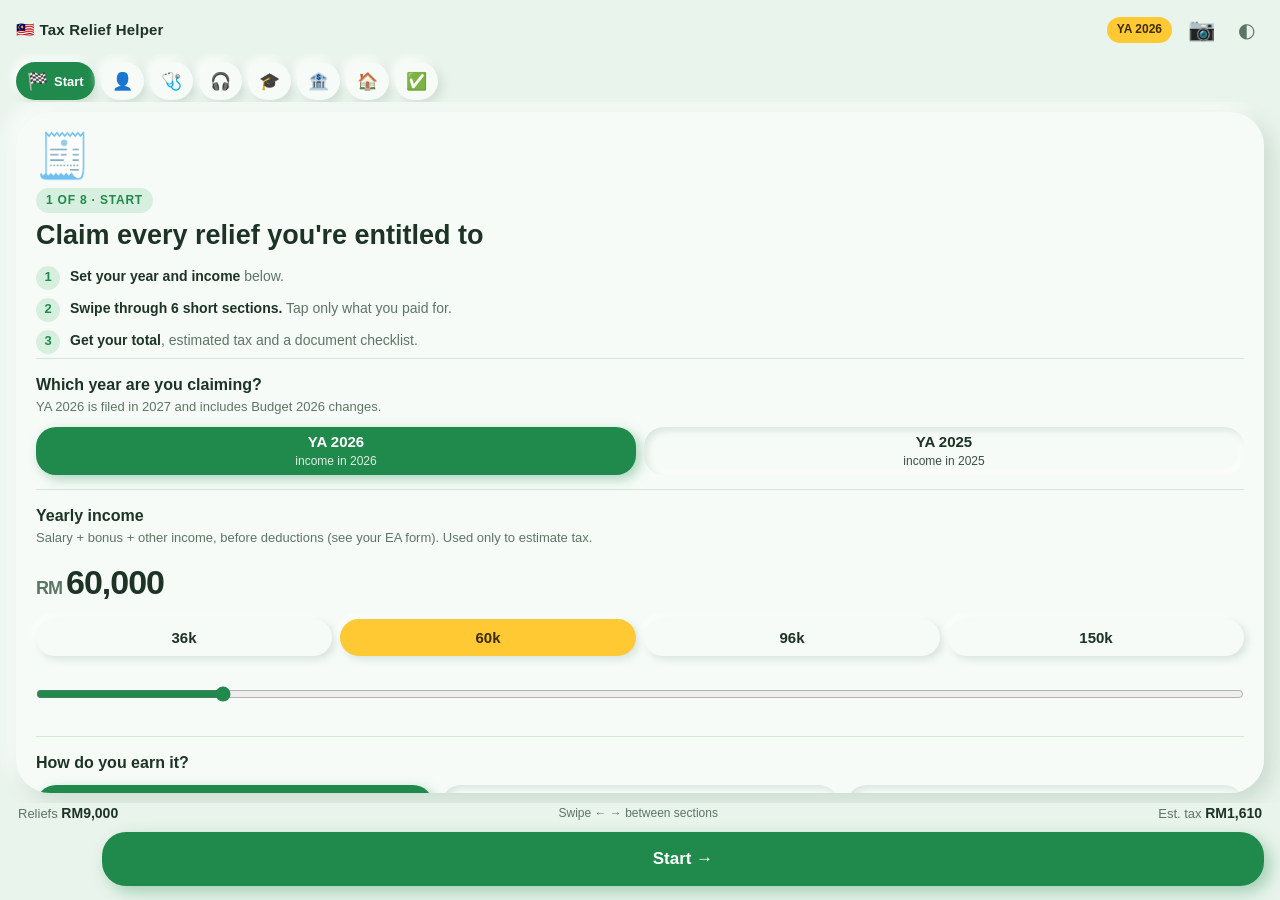
<file: tax-relief/prototypes/pandan.html>
<!doctype html>
<html lang="en" data-skin="pandan">
<head>
<meta charset="utf-8">
<meta name="viewport" content="width=device-width, initial-scale=1, viewport-fit=cover, user-scalable=no">
<meta name="theme-color" content="#0f766e">
<meta name="apple-mobile-web-app-capable" content="yes">
<meta name="apple-mobile-web-app-status-bar-style" content="black-translucent">
<meta name="apple-mobile-web-app-title" content="Relief Helper">
<title>Tax Relief Helper · Pandan</title>
<style>
:root{
  --bg:#f4f6f5; --card:#ffffff; --ink:#14201d; --muted:#5c6b67; --line:#dfe5e3;
  --brand:#0f766e; --brand-ink:#ffffff; --brand-soft:#d9f0ec; --accent:#f59e0b; --danger:#c2410c; --ok:#15803d;
  --shadow:0 10px 30px rgba(15,40,35,.10);
}
@media (prefers-color-scheme: dark){
  :root:not([data-theme="light"]){
    --bg:#0c1311; --card:#15201d; --ink:#e8efed; --muted:#9db0ab; --line:#26332f;
    --brand:#2dd4bf; --brand-ink:#04201c; --brand-soft:#123a34; --accent:#fbbf24; --danger:#fb923c; --ok:#4ade80;
    --shadow:0 10px 30px rgba(0,0,0,.4); color-scheme:dark;
  }
}
:root[data-theme="dark"]{
  color-scheme:dark;
  --bg:#0c1311; --card:#15201d; --ink:#e8efed; --muted:#9db0ab; --line:#26332f;
  --brand:#2dd4bf; --brand-ink:#04201c; --brand-soft:#123a34; --accent:#fbbf24; --danger:#fb923c; --ok:#4ade80;
  --shadow:0 10px 30px rgba(0,0,0,.4);
}
*{box-sizing:border-box;-webkit-tap-highlight-color:transparent}
html,body{margin:0;height:100%;background:var(--bg);color:var(--ink);font:16px/1.45 -apple-system,BlinkMacSystemFont,"Segoe UI",Roboto,Helvetica,Arial,sans-serif;overscroll-behavior:none}
body{display:flex;flex-direction:column;padding:env(safe-area-inset-top,0px) env(safe-area-inset-right,0px) env(safe-area-inset-bottom,0px) env(safe-area-inset-left,0px)}
header{display:flex;align-items:center;gap:10px;padding:12px 16px 6px}
header h1{font-size:15px;margin:0;font-weight:700;letter-spacing:.2px;flex:1}
header .pill{font-size:12px;font-weight:700;background:var(--brand-soft);color:var(--brand);padding:4px 10px;border-radius:99px}
.iconbtn{border:0;background:transparent;color:var(--muted);font-size:20px;width:36px;height:36px;border-radius:10px}
.progress{height:4px;margin:4px 16px 0;background:var(--line);border-radius:4px;overflow:hidden}
.progress>i{display:block;height:100%;width:0;background:var(--brand);transition:width .3s}
.meta{display:flex;justify-content:space-between;font-size:12px;color:var(--muted);padding:6px 18px 0}
main{flex:1;position:relative;overflow:hidden;touch-action:pan-y}
.card>*{flex-shrink:0}
.card{position:absolute;inset:10px 16px 10px;background:var(--card);border-radius:22px;box-shadow:var(--shadow);padding:22px 20px;display:flex;flex-direction:column;overflow-y:auto;transition:transform .28s ease,opacity .28s ease}
.card.out-left{transform:translateX(-110%);opacity:0}
.card.out-right{transform:translateX(110%);opacity:0}
.card.in-right{transform:translateX(110%);opacity:0;transition:none}
.card.in-left{transform:translateX(-110%);opacity:0;transition:none}
.emoji{font-size:44px;line-height:1;margin-bottom:10px}
.kicker{font-size:12px;font-weight:700;text-transform:uppercase;letter-spacing:.8px;color:var(--brand)}
h2{font-size:24px;line-height:1.2;margin:6px 0 8px}
p.sub{color:var(--muted);margin:0 0 14px;font-size:15px}
.cap{display:inline-block;font-size:13px;font-weight:700;color:var(--ink);background:var(--brand-soft);padding:4px 10px;border-radius:99px;margin-bottom:14px}
.spacer{flex:1;min-height:12px}
.opts{display:grid;gap:10px}
.opt{display:flex;align-items:center;gap:12px;width:100%;text-align:left;border:2px solid var(--line);background:transparent;color:var(--ink);border-radius:16px;padding:16px;font-size:17px;font-weight:600}
.opt .e{font-size:24px}
.opt.sel{border-color:var(--brand);background:var(--brand-soft)}
.opt:active{transform:scale(.98)}
.row2{display:grid;grid-template-columns:1fr 1fr;gap:10px}
.big{font-size:40px;font-weight:800;letter-spacing:-1px;margin:6px 0 2px;font-variant-numeric:tabular-nums}
.big small{font-size:18px;font-weight:700;color:var(--muted);margin-right:4px}
.chips{display:flex;flex-wrap:wrap;gap:8px;margin:12px 0}
.chip{border:2px solid var(--line);background:transparent;color:var(--ink);border-radius:99px;padding:10px 14px;font-size:15px;font-weight:700}
.chip.sel{border-color:var(--brand);background:var(--brand);color:var(--brand-ink)}
input[type=range]{width:100%;height:44px;accent-color:var(--brand);margin:4px 0}
.stepper{display:flex;align-items:center;justify-content:space-between;border:2px solid var(--line);border-radius:16px;padding:8px 10px 8px 16px;margin-bottom:10px}
.stepper .lab{font-weight:600;font-size:15px;flex:1;padding-right:8px}
.stepper .lab small{display:block;color:var(--muted);font-weight:500;font-size:12.5px}
.stepper .ctl{display:flex;align-items:center;gap:8px}
.stepper button{width:44px;height:44px;border-radius:12px;border:0;background:var(--brand-soft);color:var(--brand);font-size:24px;font-weight:800}
.stepper .n{min-width:24px;text-align:center;font-weight:800;font-size:20px;font-variant-numeric:tabular-nums}
.sublist .item{border-top:1px solid var(--line);padding:12px 0}
.sublist .item:first-child{border-top:0}
.sublist .hd{display:flex;justify-content:space-between;font-weight:600;font-size:15px}
.sublist .hd span:last-child{font-variant-numeric:tabular-nums}
.note{font-size:13px;color:var(--muted);background:var(--bg);border-radius:12px;padding:10px 12px;margin-top:12px}
.warn{color:var(--danger)}
.nav{display:flex;gap:10px;padding:0 16px 14px}
.nav button{flex:1;height:54px;border-radius:16px;border:0;font-size:17px;font-weight:700}
.nav .back{background:var(--card);color:var(--ink);box-shadow:var(--shadow);flex:0 0 76px}
.nav .next{background:var(--brand);color:var(--brand-ink)}
.nav .skip{background:transparent;color:var(--muted);flex:0 0 auto;padding:0 12px}
.hint{text-align:center;font-size:12px;color:var(--muted);padding:0 0 6px}
.sum-row{display:flex;justify-content:space-between;gap:12px;padding:9px 0;border-bottom:1px solid var(--line);font-size:15px}
.sum-row span:last-child{font-weight:700;font-variant-numeric:tabular-nums;white-space:nowrap}
.sum-row.total{border-bottom:0;font-size:17px}
.hero{background:var(--brand);color:var(--brand-ink);border-radius:18px;padding:16px;margin:4px 0 14px}
.hero .l{font-size:13px;opacity:.85;font-weight:600}
.hero .v{font-size:32px;font-weight:800;font-variant-numeric:tabular-nums}
.hero .g{display:grid;grid-template-columns:1fr 1fr;gap:10px;margin-top:10px}
.hero .g div{background:rgba(255,255,255,.14);border-radius:12px;padding:8px 10px}
.hero .g b{display:block;font-size:18px}
h3{font-size:15px;margin:18px 0 6px}
.docs li{margin:4px 0;font-size:14px}
.actions{display:grid;grid-template-columns:1fr 1fr;gap:10px;margin-top:16px}
.actions button{height:48px;border-radius:14px;border:2px solid var(--line);background:transparent;color:var(--ink);font-weight:700;font-size:15px}
.toast{position:fixed;left:50%;bottom:calc(90px + env(safe-area-inset-bottom));transform:translateX(-50%);background:var(--ink);color:var(--bg);padding:10px 16px;border-radius:12px;font-size:14px;opacity:0;transition:opacity .2s;pointer-events:none}
.toast.show{opacity:1}
@media print{
  header,.progress,.meta,.nav,.hint,.actions{display:none!important}
  main{overflow:visible}
  .card{position:static;box-shadow:none;inset:auto}
}
.sheet{position:fixed;inset:0;background:var(--bg);z-index:20;display:none;flex-direction:column;padding:env(safe-area-inset-top,0px) env(safe-area-inset-right,0px) env(safe-area-inset-bottom,0px) env(safe-area-inset-left,0px)}
.sheet.open{display:flex}
.sheet .top{display:flex;align-items:center;gap:10px;padding:12px 16px}
.sheet .top h1{flex:1;font-size:17px;margin:0}
.sheet .body{flex:1;overflow-y:auto;padding:0 16px 24px}
.panel{background:var(--card);border-radius:20px;box-shadow:var(--shadow);padding:18px;margin-bottom:14px}
.snap{display:flex;align-items:center;justify-content:center;gap:10px;width:100%;height:56px;border-radius:16px;border:0;background:var(--brand);color:var(--brand-ink);font-size:17px;font-weight:700}
.snap.alt{background:var(--brand-soft);color:var(--brand)}
.thumb{width:100%;max-height:260px;object-fit:contain;border-radius:14px;background:var(--bg);margin-top:12px}
textarea{width:100%;min-height:110px;border:2px solid var(--line);border-radius:14px;background:var(--bg);color:var(--ink);padding:12px;font:15px/1.4 inherit;font-family:inherit;margin-top:8px;resize:vertical}
.verdict{border-radius:16px;padding:14px;margin-top:12px}
.verdict.ok{background:color-mix(in srgb,var(--ok) 16%,transparent)}
.verdict.maybe{background:color-mix(in srgb,var(--accent) 18%,transparent)}
.verdict.no{background:color-mix(in srgb,var(--danger) 16%,transparent)}
.verdict h4{margin:0 0 4px;font-size:17px}
.verdict p{margin:4px 0;font-size:14px}
.cats{display:flex;flex-wrap:wrap;gap:8px;margin-top:10px}
.rlist .r{display:flex;gap:12px;align-items:center;padding:10px 0;border-top:1px solid var(--line)}
.rlist .r:first-child{border-top:0}
.rlist img{width:52px;height:52px;object-fit:cover;border-radius:10px;background:var(--bg);flex:0 0 52px}
.rlist .m{flex:1;font-size:14px;min-width:0}
.rlist .m b{display:block;font-size:15px;white-space:nowrap;overflow:hidden;text-overflow:ellipsis}
.rlist .x{border:0;background:transparent;color:var(--muted);font-size:20px;width:40px;height:40px}
.dot{display:inline-block;width:9px;height:9px;border-radius:50%;margin-right:6px}
.badge{position:absolute;top:2px;right:2px;min-width:18px;height:18px;border-radius:9px;background:var(--accent);color:#000;font-size:11px;font-weight:800;display:none;align-items:center;justify-content:center;padding:0 5px}
.danger{background:var(--danger)!important;color:#fff!important}
.items .it{display:flex;gap:10px;padding:8px 0;border-top:1px solid var(--line);font-size:14px}
.items .it:first-child{border-top:0}
.items .it .nm{flex:1;min-width:0}
.items .it .nm small{display:block;color:var(--muted)}
.items .it .am{font-weight:700;font-variant-numeric:tabular-nums;white-space:nowrap}
.addbtn{margin-top:8px}
.addbtn:disabled{opacity:.6}
details.fallback summary{font-weight:700;cursor:pointer;padding:4px 0}
.spin{display:inline-block;animation:spin 1s linear infinite}
@keyframes spin{to{transform:rotate(360deg)}}
@media (prefers-reduced-motion: reduce){.spin{animation:none}.card{transition:none}}
.tabs{display:flex;gap:6px;padding:8px 16px 2px;overflow-x:auto;scrollbar-width:none;-webkit-overflow-scrolling:touch}
.tabs::-webkit-scrollbar{display:none}
.tabs button{flex:0 0 auto;height:38px;min-width:38px;border-radius:99px;border:2px solid transparent;background:var(--card);color:var(--muted);font-size:17px;padding:0 9px;display:flex;align-items:center;gap:6px;font-weight:700}
.tabs button .nm{font-size:13px;display:none}
.tabs button.cur{background:var(--brand);color:var(--brand-ink)}
.tabs button.cur .nm{display:inline}
.tabs button.done{border-color:var(--brand-soft)}
.field{padding:14px 0;border-top:1px solid var(--line)}
.field.first{border-top:0;padding-top:4px}
.flabel{font-weight:700;font-size:16px;margin-bottom:10px}
.flabel small{display:block;font-weight:500;color:var(--muted);font-size:13px;margin-top:2px}
.seg{display:flex;gap:8px;flex-wrap:wrap}
.seg button{flex:1 1 0;min-width:88px;min-height:48px;border-radius:14px;border:2px solid var(--line);background:transparent;color:var(--ink);font-weight:700;font-size:15px;padding:6px 8px;line-height:1.2}
.seg button small{font-weight:500;font-size:12px;opacity:.85}
.seg button.sel{border-color:var(--brand);background:var(--brand);color:var(--brand-ink)}
.reveal{margin-left:6px;padding-left:12px;border-left:3px solid var(--brand-soft)}
.rel{border:2px solid var(--line);border-radius:16px;margin-bottom:10px;overflow:hidden;background:var(--card)}
.rel.has{border-color:color-mix(in srgb,var(--brand) 55%,var(--line))}
.relhd{display:flex;align-items:center;gap:12px;width:100%;padding:14px;border:0;background:transparent;color:var(--ink);text-align:left;font-size:16px;font-weight:700}
.relhd .e{font-size:24px;width:30px;text-align:center;flex:0 0 30px}
.relhd .t{flex:1;min-width:0}
.relhd small{display:block;font-weight:500;font-size:12.5px;color:var(--muted);margin-top:2px}
.relhd .v{font-variant-numeric:tabular-nums;font-size:15px;color:var(--brand);white-space:nowrap;font-weight:800}
.rel:not(.has) .relhd .v{color:var(--muted);font-weight:700}
.relhd .chev{color:var(--muted);transition:transform .2s;font-size:12px}
.rel.open .chev{transform:rotate(90deg)}
.relbd{padding:0 14px 14px}
.relbd .big{font-size:32px}
.auto{background:var(--brand-soft);border-radius:16px;padding:12px 14px;margin-top:6px}
.auto .sum-row{border-color:color-mix(in srgb,var(--brand) 25%,transparent);font-size:14px}
.auto .sum-row:last-child{border-bottom:0}
.how{display:grid;gap:8px;margin:6px 0 4px;padding:0;list-style:none}
.how li{display:flex;gap:10px;align-items:flex-start;font-size:14px;color:var(--muted)}
.how li b{color:var(--ink)}
.how .n{flex:0 0 24px;height:24px;border-radius:50%;background:var(--brand-soft);color:var(--brand);font-weight:800;font-size:13px;display:flex;align-items:center;justify-content:center}
.endhint{text-align:center;color:var(--muted);font-size:13px;margin:14px 0 2px}
.totals{display:flex;justify-content:space-between;align-items:center;gap:8px;padding:0 18px 8px;font-size:13px;color:var(--muted)}
.totals b{color:var(--ink);font-variant-numeric:tabular-nums;font-size:14px}
#hint{flex:1;text-align:center;font-size:12px}
.inc-chips .chip{flex:1 1 0}
</style>
<link rel="stylesheet" href="skins.css">
</head>
<body>
<header>
  <h1>🇲🇾 Tax Relief Helper</h1>
  <span class="pill" id="yaPill">YA 2026</span>
  <button class="iconbtn" id="receiptBtn" aria-label="Check a receipt" style="position:relative;font-size:22px">📷<span class="badge" id="rcBadge"></span></button>
  <button class="iconbtn" id="themeBtn" aria-label="Switch theme">◐</button>
</header>
<nav class="tabs" id="tabs" aria-label="Sections"></nav>
<main id="stage"></main>
<div class="totals"><span>Reliefs <b id="totRel">RM9,000</b></span><span id="hint">Swipe ← → between sections</span><span>Est. tax <b id="totTax">RM0</b></span></div>
<div class="nav">
  <button class="back" id="backBtn" aria-label="Previous section">←</button>
  <button class="next" id="nextBtn">Next →</button>
</div>
<div class="toast" id="toast"></div>

<div class="sheet" id="sheet" role="dialog" aria-label="Receipt checker">
  <div class="top"><button class="iconbtn" id="sheetClose" aria-label="Close">✕</button><h1>📷 Receipt checker</h1><span class="pill" id="sheetYa"></span></div>
  <div class="body">
    <div class="panel">
      <div class="kicker">Upload a receipt</div>
      <p class="sub" style="margin:6px 0 12px" id="aiNote">Take a photo or pick one from your gallery. Claude reads every item and checks it against the YA relief rules.</p>
      <label class="snap" for="photoIn">📸 Snap or upload receipt</label>
      <input id="photoIn" type="file" accept="image/jpeg,image/png,image/webp,image/heic,image/*" hidden>
      <img id="photoPrev" class="thumb" alt="" hidden>
      <div id="rcResult"></div>
    </div>
    <div class="panel">
      <details id="aiSettings">
        <summary style="font-weight:700;cursor:pointer;padding:4px 0">⚙️ AI receipt checking: <span id="aiState">off</span></summary>
        <p class="sub" style="margin:8px 0 6px">Paste your Anthropic API key to let Claude read receipt photos. The key is saved only in this browser on this device and is sent only to Anthropic. Each check costs about RM0.15–0.25 on your Anthropic account.</p>
        <p class="sub" style="margin:0 0 8px">Get a key at <b>console.anthropic.com</b> → API Keys. Use a key just for this app and set a monthly spend limit there.</p>
        <input id="aiKey" type="password" autocomplete="off" placeholder="sk-ant-..." style="width:100%;height:48px;border:2px solid var(--line);border-radius:14px;background:var(--bg);color:var(--ink);padding:0 12px;font-size:15px">
        <div class="row2" style="margin-top:10px"><button class="snap" id="aiKeySave">Save key</button><button class="snap alt" id="aiKeyClear">Remove key</button></div>
      </details>
    </div>
    <div class="panel">
      <details class="fallback" id="fallback">
        <summary>No photo? Type the receipt instead</summary>
        <p class="sub" style="margin:6px 0 0">Type the shop and items, or on iPhone tap the box and choose <b>Scan Text</b>. This quick check uses built-in keyword rules.</p>
        <textarea id="rcText" placeholder="e.g. Popular Bookstore, novel RM45"></textarea>
        <button class="snap alt" id="rcCheck" style="margin-top:10px">🔍 Check eligibility</button>
        <div id="rcTextResult"></div>
      </details>
    </div>
    <div class="panel">
      <div class="kicker">Saved receipts · <span id="rcCount">0</span></div>
      <div class="rlist" id="rcList"></div>
    </div>
    <div class="note">This checker matches keywords against LHDN relief rules. It's a guide, not a ruling. When in doubt, keep the receipt and confirm with LHDN (HASiL Contact Centre or hasil.gov.my).</div>
  </div>
</div>

<script>
"use strict";
/* ============================================================
   RELIEF DATA — Malaysia resident individual, Form BE.
   YA 2025 = income earned in 2025 (filed in 2026).
   YA 2026 = income earned in 2026 (filed in 2027), with Budget 2026 changes.
   Figures compiled from published guides; verify against LHDN (hasil.gov.my).
   ============================================================ */
const RM = n => "RM" + Math.round(n).toLocaleString("en-MY");
const RM2 = n => "RM" + Number(n).toLocaleString("en-MY",{minimumFractionDigits:2,maximumFractionDigits:2});
const BANDS = [[5000,0],[15000,.01],[15000,.03],[15000,.06],[20000,.11],[30000,.19],[300000,.25],[200000,.26],[1400000,.28],[Infinity,.30]];
function taxOn(ci){let t=0,left=Math.max(0,ci);for(const [w,r] of BANDS){const x=Math.min(left,w);t+=x*r;left-=x;if(left<=0)break;}return t;}

const RELIEFS = [
  {id:"individual", cat:"Personal", e:"🧍", t:"Individual & dependent relatives", cap:9000, auto:true,
   docs:[], note:"Given automatically to every resident individual."},
  {id:"disabledSelf", cat:"Personal", e:"♿", t:"Disabled individual", cap:7000, fixed:true, when:s=>s.a.disabled==="yes",
   docs:["JKM disability (OKU) card / certification"]},
  {id:"spouse", cat:"Family", e:"💍", t:"Spouse / alimony to former wife", cap:4000, fixed:true, when:s=>s.a.married==="yes" && s.a.spouseIncome==="no",
   docs:["Marriage certificate","Spouse's proof of no income / joint assessment election"]},
  {id:"disabledSpouse", cat:"Family", e:"♿", t:"Disabled spouse", cap:6000, fixed:true, when:s=>s.a.married==="yes" && s.a.spouseDisabled==="yes",
   docs:["Spouse's JKM certification"]},
  {id:"childcare", cat:"Children", e:"🧸", ya:{2025:"Registered childcare centre / kindergarten, child aged 6 or below",2026:"Registered childcare, kindergarten, day-care or after-school transit centre, child aged 12 or below"},
   t:"Childcare / kindergarten fees", cap:3000, when:()=>hasKids(),
   docs:["Receipts from a centre registered with JKM / Ministry of Education"], tip:"Only one parent can claim for the same child."},
  {id:"breastfeed", cat:"Children", e:"🍼", t:"Breastfeeding equipment", cap:1000, when:s=>s.a.gender==="f" && hasKids(),
   docs:["Receipt for breast pump, cooler bag, etc."], tip:"Mothers only, child aged 2 or below, once every 2 years."},
  {id:"sspn", cat:"Children", e:"🎓", t:"SSPN net savings", cap:8000, when:()=>hasKids(),
   docs:["SSPN annual statement (deposits minus withdrawals in the year)"]},
  {id:"medical", cat:"Medical", e:"🩺", t:"Medical expenses — self, spouse & children", cap:10000, group:true, when:()=>true,
   subs:[
     {id:"serious", t:"Serious illness & fertility treatment", cap:10000},
     {id:"vaccine", t:"Vaccinations", cap:1000, ya:{2025:"Listed vaccines only",2026:"Any NPRA-registered vaccine"}},
     {id:"dental", t:"Dental examination & treatment", cap:1000},
     {id:"checkup", t:"Check-up, screening, self-test kits, mental health", cap:1000},
     {id:"learning", t:"Child learning disability — diagnosis & intervention", capYA:{2025:6000,2026:10000}, when:()=>hasKids()}
   ], docs:["Clinic/hospital receipts","Doctor's certification for serious illness"]},
  {id:"parents", cat:"Medical", e:"👵", t:"Medical care for parents / grandparents", cap:8000, when:()=>true,
   docs:["Receipts","Medical practitioner's certification for care/treatment"], tip:"Includes full check-up & vaccination (sub-limit RM1,000). Parents must live in Malaysia."},
  {id:"equipment", cat:"Medical", e:"🦽", t:"Supporting equipment for disabled family", cap:6000, when:()=>true,
   docs:["Receipts for wheelchair, hearing aid, dialysis machine, prosthetics, etc."], tip:"Spectacles and optical lenses don't qualify."},
  {id:"eduFees", cat:"Education", e:"📚", t:"Your own education fees", cap:7000, when:()=>true,
   docs:["Fee receipts","Offer letter / course details"], tip:"Recognised upskilling / self-enhancement courses are capped at RM2,000 within this."},
  {id:"lifestyle", cat:"Lifestyle", e:"📱", t:"Lifestyle — books, gadgets, internet", cap:2500, when:()=>true,
   docs:["Receipts for books, phone, tablet, PC","Internet bills in your name"], tip:"Not for business use. Covers self, spouse and children."},
  {id:"sports", cat:"Lifestyle", e:"🏸", t:"Sports & fitness", cap:1000, when:()=>true,
   docs:["Receipts for equipment, gym / court fees, race registrations"]},
  {id:"tourism", cat:"Lifestyle", e:"🏝️", t:"Tourist attraction & cultural entrance fees", cap:1000, onlyYA:[2026], when:()=>true,
   docs:["Entrance tickets / receipts"], tip:"New for YA 2026 (Budget 2026)."},
  {id:"green", cat:"Lifestyle", e:"🔌", ya:{2025:"EV charging equipment / subscription, food waste composting machine",2026:"EV charging, composting machine, food waste grinder, home CCTV"},
   t:"EV charging & green home items", cap:2500, when:()=>true,
   docs:["Purchase / installation / subscription receipts"], tip:"Not for business use."},
  {id:"epf", cat:"Savings", e:"🏦", t:"EPF contributions (employee)", cap:4000, suggest:s=>Math.min(4000,s.income*0.11), when:s=>(s.a.job||"employed")!=="other",
   docs:["EA form (shows EPF deducted)","i-Akaun statement"], tip:"Part of the RM7,000 combined life insurance + EPF limit."},
  {id:"life", cat:"Savings", e:"🛡️", t:"Life insurance / family takaful", ya:{2025:"Self and spouse",2026:"Self, spouse and (new) eligible children"}, cap:3000, when:()=>true,
   docs:["Insurer's annual premium statement"]},
  {id:"prs", cat:"Savings", e:"📈", t:"Private Retirement Scheme & deferred annuity", cap:3000, when:()=>true,
   docs:["PRS provider's annual statement"]},
  {id:"eduMed", cat:"Savings", e:"🏥", t:"Education & medical insurance premiums", cap:4000, when:()=>true,
   docs:["Insurer's annual premium statement"]},
  {id:"socso", cat:"Savings", e:"🧾", t:"SOCSO & EIS contributions", cap:350, suggest:s=>(s.a.job||"employed")==="employed"?Math.min(350,Math.round(Math.min(s.income,72000)*0.007)):0, when:s=>(s.a.job||"employed")==="employed",
   docs:["EA form / payslips"]},
  {id:"home", cat:"Housing", e:"🏠", t:"First home loan interest", capFn:s=>s.a.homePrice==="mid"?5000:7000, when:()=>true,
   docs:["SPA (signed 1 Jan 2025 – 31 Dec 2027)","Bank's yearly interest statement"], tip:"Interest only, first 3 consecutive years. RM7,000 if price ≤ RM500k; RM5,000 if RM500,001–750,000."}
];

/* Child relief per head (fixed). */
const KIDS = [
  {id:"u18", t:"Under 18", rm:2000},
  {id:"preU", t:"18+ in pre-university", sub:"A-Level, matriculation, foundation", rm:2000},
  {id:"higher", t:"18+ diploma or degree", sub:"Diploma+ in Malaysia, degree+ abroad", rm:8000},
  {id:"oku", t:"Disabled child", sub:"Unmarried, any age", rm:8000},
  {id:"okuStudy", t:"Disabled child also in higher education", sub:"Adds RM8,000 on top", rm:8000}
];

/* ============================================================ STATE */
const KEY = "my-tax-relief-helper-v1";
const fresh = () => ({ya:2026, income:60000, a:{}, amt:{}, sub:{}, kids:{}, zakat:0, donation:0, step:0, sec:"start", seen:{}, receipts:[]});
let S = fresh();
try{ const saved = JSON.parse(localStorage.getItem(KEY)||"null"); if(saved && saved.a) S = Object.assign(fresh(), saved); }catch(e){}
if(!S.seen) S.seen={};
const save = () => { try{ localStorage.setItem(KEY, JSON.stringify(S)); }catch(e){} };

function capOf(r){ if(r.capFn) return r.capFn(S); return r.cap; }
function subCap(sb){ return sb.capYA ? sb.capYA[S.ya] : sb.cap; }
function activeReliefs(){ return RELIEFS.filter(r => (!r.onlyYA || r.onlyYA.includes(S.ya)) && (!r.when || r.when(S))); }
function claimOf(r){
  if(r.auto) return r.cap;
  if(r.group){ const subs=r.subs.filter(sb=>!sb.when||sb.when(S)); let t=0; for(const sb of subs) t+=Math.min(S.sub[sb.id]||0, subCap(sb)); return Math.min(t, r.cap); }
  if(r.fixed) return r.cap;
  return Math.min(S.amt[r.id]||0, capOf(r));
}
function hasKids(){ return KIDS.reduce((t,k)=>t+(S.kids[k.id]||0),0)>0; }
function kidsTotal(){ return KIDS.reduce((t,k)=>t+(S.kids[k.id]||0)*k.rm,0); }
function compute(){
  const rel = activeReliefs();
  let reliefs = rel.reduce((t,r)=>t+claimOf(r),0);
  // EPF + life insurance share a RM7,000 combined limit
  const epf = rel.find(r=>r.id==="epf") ? claimOf(RELIEFS.find(r=>r.id==="epf")) : 0;
  const life = claimOf(RELIEFS.find(r=>r.id==="life"));
  const over = Math.max(0, epf + life - 7000); reliefs -= over;
  if(hasKids()) reliefs += kidsTotal();
  const donation = Math.min(S.donation||0, S.income*0.10);
  const aggregate = Math.max(0, S.income - donation);
  const chargeable = Math.max(0, aggregate - reliefs);
  const grossTax = taxOn(chargeable);
  let rebate = 0;
  if(chargeable <= 35000){ rebate += 400; if(S.a.married==="yes" && S.a.spouseIncome==="no") rebate += 400; }
  const zakat = S.zakat||0;
  const payable = Math.max(0, grossTax - rebate - zakat);
  const noRelief = Math.max(0, taxOn(Math.max(0, aggregate - 9000)) - (aggregate-9000<=35000?400:0) - zakat);
  return {reliefs, donation, aggregate, chargeable, grossTax, rebate, zakat, payable, saved: Math.max(0, noRelief - payable)};
}

/* ============================================================ RENDER */
const stage = document.getElementById("stage");
let current = null;

function el(html){ const d=document.createElement("div"); d.className="card"; d.innerHTML=html; return d; }
function esc(s){ return String(s).replace(/[&<>"]/g,c=>({"&":"&amp;","<":"&lt;",">":"&gt;",'"':"&quot;"}[c])); }
function yaText(obj){ return obj ? obj[S.ya] : ""; }

function amountUI(id, cap, value, label){
  const pcts = [0,.25,.5,.75,1];
  const step = cap<=1000?50:cap<=5000?100:250;
  return `<div data-amt="${id}" data-cap="${cap}">
    ${label?`<div class="hd"><span>${esc(label)}</span><span>max ${RM(cap)}</span></div>`:""}
    <div class="big"><small>RM</small><span class="val">${Math.round(value).toLocaleString("en-MY")}</span></div>
    <div class="chips">${pcts.map(p=>`<button class="chip ${Math.round(value)===Math.round(cap*p)?"sel":""}" data-set="${Math.round(cap*p)}">${p===0?"None":p===1?"Max":Math.round(p*100)+"%"}</button>`).join("")}</div>
    <input type="range" min="0" max="${cap}" step="${step}" value="${value}" aria-label="Amount">
  </div>`;
}

/* ============================================================ SECTIONS
   One swipe per topic; everything inside a topic is scroll + tap.
   ============================================================ */
const SECTIONS = [
  {id:"start",  icon:"🏁", name:"Start"},
  {id:"you",    icon:"👤", name:"You & family"},
  {id:"health", icon:"🩺", name:"Health", reliefs:["medical","parents","equipment"]},
  {id:"life",   icon:"🎧", name:"Lifestyle", reliefs:["lifestyle","sports","tourism","green"]},
  {id:"kids",   icon:"🎓", name:"Kids & learning", reliefs:["childcare","breastfeed","sspn","eduFees"]},
  {id:"save",   icon:"🏦", name:"Savings & insurance", reliefs:["epf","life","prs","eduMed","socso"]},
  {id:"home",   icon:"🏠", name:"Home & giving", reliefs:["home"]},
  {id:"sum",    icon:"✅", name:"Summary"}
];
const openRows = new Set();
function visibleSections(){
  const act = new Set(activeReliefs().map(r=>r.id));
  return SECTIONS.filter(sec => !sec.reliefs || sec.id==="home" || sec.reliefs.some(id=>act.has(id)));
}
function secLabel(id){ const v=visibleSections(); const i=v.findIndex(x=>x.id===id); return `${i+1} of ${v.length} · ${v[i].name}`; }
function curIndex(){ const v=visibleSections(); const i=v.findIndex(x=>x.id===S.sec); return i<0?0:i; }

function seg(key, label, opts, help, cur){
  if(cur===undefined) cur=S.a[key];
  return `<div class="flabel">${label}${help?`<small>${help}</small>`:""}</div>
    <div class="seg" role="radiogroup" aria-label="${esc(label)}">${opts.map(o=>`<button role="radio" aria-checked="${String(cur)===String(o.v)}" data-seg="${key}" data-v="${o.v}" class="${String(cur)===String(o.v)?"sel":""}">${o.l}</button>`).join("")}</div>`;
}
const YN2=[{v:"yes",l:"Yes"},{v:"no",l:"No"}];

function reliefCap(r){ return r.group ? r.cap : capOf(r); }
function rowValText(id){
  if(id==="zakat") return S.zakat>0?RM(S.zakat):"Add";
  if(id==="donation") return S.donation>0?RM(Math.min(S.donation,S.income*0.1)):"Add";
  const r=RELIEFS.find(x=>x.id===id); const v=r?claimOf(r):0; return v>0?RM(v):"Add";
}
function rowHas(id){ return rowValText(id)!=="Add"; }
function rowShell(id, emoji, title, small, body){
  const open=openRows.has(id);
  return `<div class="rel ${open?"open":""} ${rowHas(id)?"has":""}" data-rel="${id}">
    <button class="relhd" data-toggle="${id}" aria-expanded="${open}"><span class="e">${emoji}</span><span class="t">${esc(title)}<small>${small}</small></span><span class="v" data-val="${id}">${rowValText(id)}</span><span class="chev">▶</span></button>
    ${open?`<div class="relbd">${body()}</div>`:""}</div>`;
}
function reliefRow(r){
  if(S.amt[r.id]===undefined && r.suggest){ S.amt[r.id]=Math.round(r.suggest(S)/10)*10; }   // EPF/SOCSO estimated from income
  const cap=reliefCap(r), scope=yaText(r.ya);
  return rowShell(r.id, r.e, r.t, `up to ${RM(cap)}${scope?" · "+esc(scope):""}`, ()=>{
    let h="";
    if(r.group){
      const subs=r.subs.filter(sb=>!sb.when||sb.when(S));
      h += `<p class="sub" style="margin:0 0 4px">Combined limit ${RM(r.cap)}. Set each type you paid for.</p><div class="sublist">${subs.map(sb=>`<div class="item">${amountUI("sub:"+sb.id, subCap(sb), Math.min(S.sub[sb.id]||0, subCap(sb)), sb.t)}${sb.ya?`<div class="note" style="margin-top:0">${esc(yaText(sb.ya))}</div>`:""}</div>`).join("")}</div>`;
    } else {
      if(r.id==="home") h += `<div style="margin-bottom:8px">${seg("homePrice","Home price",[{v:"low",l:"≤ RM500k"},{v:"mid",l:"RM500k – 750k"}],"First home, SPA signed 1 Jan 2025 – 31 Dec 2027", S.a.homePrice||"low")}</div>`;
      h += amountUI(r.id, cap, Math.min(S.amt[r.id]||0, cap));
      if(r.suggest) h += `<div class="note">💡 Pre-filled from your income. Check your EA form.</div>`;
    }
    h += rcTally(r.id);
    if(r.tip) h += `<div class="note">${esc(r.tip)}</div>`;
    h += `<div class="note">📎 Keep: ${r.docs.map(esc).join(" · ")}</div>`;
    return h;
  });
}
function reliefRows(ids){
  const act=activeReliefs();
  return ids.map(id=>act.find(r=>r.id===id)).filter(Boolean).map(reliefRow).join("");
}
function sectionHead(id, title, sub){
  return `<div class="kicker">${secLabel(id)}</div><h2>${title}</h2>${sub?`<p class="sub">${sub}</p>`:""}`;
}
const ENDHINT = `<p class="endhint">Done here? Swipe ← or tap Next.</p>`;

function sectionHTML(sec){
  switch(sec.id){
    case "start": {
      const presets=[36000,60000,96000,150000];
      return `<div class="emoji">🧾</div>${sectionHead("start","Claim every relief you're entitled to","")}
        <ol class="how"><li><span class="n">1</span><span><b>Set your year and income</b> below.</span></li>
          <li><span class="n">2</span><span><b>Swipe through ${visibleSections().length-2} short sections.</b> Tap only what you paid for.</span></li>
          <li><span class="n">3</span><span><b>Get your total</b>, estimated tax and a document checklist.</span></li></ol>
        <div class="field">${seg("ya","Which year are you claiming?",[{v:2026,l:"YA 2026<br><small>income in 2026</small>"},{v:2025,l:"YA 2025<br><small>income in 2025</small>"}],"YA 2026 is filed in 2027 and includes Budget 2026 changes.",S.ya)}</div>
        <div class="field"><div class="flabel">Yearly income<small>Salary + bonus + other income, before deductions (see your EA form). Used only to estimate tax.</small></div>
          <div class="big" style="font-size:34px"><small>RM</small><span id="incVal">${S.income.toLocaleString("en-MY")}</span></div>
          <div class="chips inc-chips">${presets.map(p=>`<button class="chip ${S.income===p?"sel":""}" data-inc="${p}">${p/1000}k</button>`).join("")}</div>
          <input id="incRange" type="range" min="0" max="400000" step="1000" value="${S.income}" aria-label="Yearly income"></div>
        <div class="field">${seg("job","How do you earn it?",[{v:"employed",l:"Salaried"},{v:"self",l:"Self-employed"},{v:"other",l:"Other / retired"}],"", S.a.job||"employed")}</div>
        <div class="note">🔒 Your answers stay on this device. Receipt photos go to Claude only if you turn on AI checking (📷).<br>⚠️ Figures follow published LHDN guidance. Confirm on <b>hasil.gov.my</b> before filing. Not tax advice.</div>
        ${ENDHINT}`;
    }
    case "you": {
      const married=S.a.married==="yes";
      const auto=[["🧍 Individual & dependants", 9000]];
      for(const r of activeReliefs()) if(r.fixed) auto.push([r.e+" "+r.t, r.cap]);
      for(const k of KIDS){ const n=S.kids[k.id]||0; if(n) auto.push(["👧 "+k.t+" ×"+n, n*k.rm]); }
      return `${sectionHead("you","You & family","One tap per answer. Reliefs these unlock are added for you automatically.")}
        <div class="field first">${seg("disabled","Are you registered OKU with JKM?",YN2)}</div>
        <div class="field">${seg("married","Are you married?",YN2)}
          ${married?`<div class="reveal" style="margin-top:12px">${seg("spouseIncome","Does your spouse have income?",YN2,"Choose No if your spouse has no income or is jointly assessed under you.")}
            <div style="height:12px"></div>${seg("spouseDisabled","Is your spouse registered OKU?",YN2)}</div>`:""}</div>
        <div class="field">${seg("gender","You are",[{v:"f",l:"Female"},{v:"m",l:"Male"}],"Only used for the mothers' breastfeeding relief.")}</div>
        <div class="field"><div class="flabel">Unmarried children<small>Leave at 0 if none. Claim each child once between you and your spouse.</small></div>
          ${KIDS.map(k=>`<div class="stepper"><div class="lab">${esc(k.t)} <small>${k.sub?esc(k.sub)+" · ":""}${RM(k.rm)} each</small></div>
          <div class="ctl"><button data-kid="${k.id}" data-d="-1" aria-label="Fewer">−</button><span class="n">${S.kids[k.id]||0}</span><button data-kid="${k.id}" data-d="1" aria-label="More">+</button></div></div>`).join("")}</div>
        <div class="auto"><div class="flabel" style="margin-bottom:4px">✓ Included automatically</div>
          ${auto.map(x=>`<div class="sum-row"><span>${esc(x[0])}</span><span>${RM(x[1])}</span></div>`).join("")}</div>
        ${ENDHINT}`;
    }
    case "health":
      return `${sectionHead("health","Health","Medical bills for you, your spouse, children and parents. Tap a row to add an amount.")}${reliefRows(sec.reliefs)}${ENDHINT}`;
    case "life":
      return `${sectionHead("life","Lifestyle","Gadgets, books, internet, sport, outings and green home items. Not for business use.")}${reliefRows(sec.reliefs)}${ENDHINT}`;
    case "kids":
      return `${sectionHead("kids","Kids & learning",hasKids()?"Childcare, education savings for your children, and your own courses.":"Your own studies and courses. Add children in You & family to see childcare and SSPN.")}${reliefRows(sec.reliefs)}${ENDHINT}`;
    case "save":
      return `${sectionHead("save","Savings & insurance","From your EA form and insurer statements. EPF and life insurance share a RM7,000 limit.")}${reliefRows(sec.reliefs)}${ENDHINT}`;
    case "home": {
      const dCap=Math.max(1000, Math.round(S.income*0.10/100)*100);
      return `${sectionHead("home","Home & giving","First-home loan interest, zakat and approved donations.")}
        ${reliefRows(sec.reliefs)}
        ${rowShell("zakat","🕌","Zakat & fitrah","reduces your tax ringgit for ringgit",()=>amountUI("zakat",10000,Math.min(S.zakat,10000))+`<div class="note">📎 Keep the official zakat receipt.</div>`)}
        ${rowShell("donation","🤝","Donations to approved bodies",`up to 10% of income (${RM(S.income*0.1)})`,()=>amountUI("donation",dCap,Math.min(S.donation,dCap))+`<div class="note">📎 The receipt must show the LHDN approval reference number.</div>`)}
        <p class="endhint">That's everything. Swipe ← for your summary.</p>`;
    }
    case "sum": return summaryCard().innerHTML;
  }
  return "";
}

function render(dir){
  const v=visibleSections();
  if(!v.some(x=>x.id===S.sec)) S.sec=v[Math.min(curIndex(), v.length-1)].id;
  const sec=v[curIndex()];
  S.seen[sec.id]=1;
  const card=document.createElement("div"); card.className="card"; card.innerHTML=sectionHTML(sec);
  if(current && dir!==0){
    const old=current; old.classList.add(dir>0?"out-left":"out-right"); setTimeout(()=>old.remove(),300);
    card.classList.add(dir>0?"in-right":"in-left"); stage.appendChild(card);
    requestAnimationFrame(()=>requestAnimationFrame(()=>card.classList.remove("in-right","in-left")));
  } else {
    const keep = current && dir===0 ? current.scrollTop : 0;
    if(current) current.remove();
    stage.appendChild(card); card.scrollTop=keep;
  }
  current=card;
  updateChrome();
  save();
}

function updateChrome(){
  const v=visibleSections(), i=curIndex(), sec=v[i];
  document.getElementById("tabs").innerHTML = v.map((x,j)=>`<button class="${j===i?"cur":""} ${S.seen[x.id]&&j!==i?"done":""}" data-tab="${x.id}" aria-label="${esc(x.name)}" ${j===i?'aria-current="step"':""}>${x.icon}<span class="nm">${esc(x.name)}</span></button>`).join("");
  const curTab=document.querySelector("#tabs .cur"); if(curTab && curTab.scrollIntoView) curTab.scrollIntoView({inline:"center",block:"nearest"});
  document.getElementById("yaPill").textContent="YA "+S.ya;
  const back=document.getElementById("backBtn"), next=document.getElementById("nextBtn");
  back.style.visibility = i===0?"hidden":"visible";
  next.style.display = sec.id==="sum"?"none":"";
  if(sec.id!=="sum") next.textContent = i===0 ? "Start →" : `${v[i+1].name} →`;
  document.getElementById("hint").style.visibility = (i<=1 && !S.seen.health) ? "visible" : "hidden";
  refreshTotals();
}
function refreshTotals(){
  const c=compute();
  document.getElementById("totRel").textContent=RM(c.reliefs);
  document.getElementById("totTax").textContent=RM(c.payable);
}

function summaryCard(){
  const c = compute();
  const rows = [];
  for(const r of activeReliefs()){ const v=claimOf(r); if(v>0) rows.push([r.e+" "+r.t, v, r]); }
  if(hasKids()) for(const k of KIDS){ const n=S.kids[k.id]||0; if(n) rows.push(["👧 Child — "+k.t+" ×"+n, n*k.rm, {docs:["Birth certificate / MyKid","Proof of study for 18+"]}]); }
  const epf=claimOf(RELIEFS.find(r=>r.id==="epf")), life=claimOf(RELIEFS.find(r=>r.id==="life"));
  const docs = new Set(); rows.forEach(r=>(r[2].docs||[]).forEach(d=>docs.add(d)));
  if(S.zakat) docs.add("Zakat receipts"); if(S.donation) docs.add("Donation receipts (approved bodies)");
  const unused = activeReliefs().filter(r=>!r.auto && !r.fixed && claimOf(r)===0).map(r=>r.t);
  return el(`<div class="kicker">${secLabel("sum")}</div><h2>Your YA ${S.ya} claim</h2>
    <div class="hero"><div class="l">Total reliefs</div><div class="v">${RM(c.reliefs)}</div>
      <div class="g"><div>Estimated tax<b>${RM(c.payable)}</b></div><div>Saved by reliefs<b>${RM(c.saved)}</b></div></div></div>
    ${rows.map(r=>`<div class="sum-row"><span>${esc(r[0])}</span><span>${RM(r[1])}</span></div>`).join("")}
    ${epf+life>7000?`<div class="note warn">EPF + life insurance are capped at RM7,000 combined; the extra ${RM(epf+life-7000)} was removed.</div>`:""}
    <h3>Tax estimate</h3>
    <div class="sum-row"><span>Income</span><span>${RM(S.income)}</span></div>
    ${c.donation?`<div class="sum-row"><span>Less approved donations</span><span>− ${RM(c.donation)}</span></div>`:""}
    <div class="sum-row"><span>Less reliefs</span><span>− ${RM(c.reliefs)}</span></div>
    <div class="sum-row"><span>Chargeable income</span><span>${RM(c.chargeable)}</span></div>
    <div class="sum-row"><span>Tax before rebates</span><span>${RM(c.grossTax)}</span></div>
    ${c.rebate?`<div class="sum-row"><span>Rebate (income ≤ RM35k)</span><span>− ${RM(c.rebate)}</span></div>`:""}
    ${c.zakat?`<div class="sum-row"><span>Zakat rebate</span><span>− ${RM(Math.min(c.zakat,c.grossTax-c.rebate>0?c.grossTax-c.rebate:0))}</span></div>`:""}
    <div class="sum-row total"><span>Estimated tax payable</span><span>${RM(c.payable)}</span></div>
    <div class="note">Compare this with the PCB (MTD) your employer deducted (on your EA form) to see if you'll get a refund.</div>
    ${unused.length?`<h3>💡 Not used yet</h3><p class="sub" style="margin:0 0 6px">Tap one to jump there.</p><div class="chips">${unused.map(t=>{ const r=activeReliefs().find(x=>x.t===t); return `<button class="chip" data-jump="${r.id}">${r.e} ${esc(t)}</button>`; }).join("")}</div>`:""}
    <h3>📎 Documents to keep (7 years)</h3>
    <ul class="docs">${[...docs].map(d=>`<li>${esc(d)}</li>`).join("")||"<li>None needed beyond your EA form</li>"}</ul>
    <div class="actions"><button data-act="copy">📋 Copy summary</button><button data-act="print">🖨️ Print / PDF</button></div>
    <button class="snap alt" style="margin-top:12px" data-act="reset">↺ Start over</button>
    <div class="note">Estimate for resident individuals using the YA ${S.ya} tax bands (0%–30%). Not tax advice. Confirm figures with LHDN before submitting on MyTax.</div>`);
}

function summaryText(){
  const c=compute(); const lines=[`Tax relief summary — YA ${S.ya}`];
  for(const r of activeReliefs()){ const v=claimOf(r); if(v>0) lines.push(`${r.t}: ${RM(v)}`); }
  if(hasKids()) for(const k of KIDS){ const n=S.kids[k.id]||0; if(n) lines.push(`Child — ${k.t} ×${n}: ${RM(n*k.rm)}`); }
  lines.push("", `Total reliefs: ${RM(c.reliefs)}`, `Chargeable income: ${RM(c.chargeable)}`, `Estimated tax payable: ${RM(c.payable)}`);
  if(S.zakat) lines.push(`Zakat: ${RM(S.zakat)}`);
  if(c.donation) lines.push(`Approved donations: ${RM(c.donation)}`);
  return lines.join("\n");
}

/* ============================================================ INTERACTION */
function toast(t){ const x=document.getElementById("toast"); x.textContent=t; x.classList.add("show"); clearTimeout(toast.t); toast.t=setTimeout(()=>x.classList.remove("show"),1800); }
let armedReset=false, armTimer=0;
function go(d){
  const v=visibleSections(), ni=curIndex()+d;
  if(ni<0||ni>=v.length) return;
  S.sec=v[ni].id; render(d);
  if(navigator.vibrate) try{navigator.vibrate(8);}catch(e){}
}
function jump(id){ const v=visibleSections(); const to=v.findIndex(x=>x.id===id); if(to<0) return; const d=Math.sign(to-curIndex()); S.sec=id; render(d); }
function refreshLive(){
  document.querySelectorAll("[data-val]").forEach(el=>{ const id=el.dataset.val; el.textContent=rowValText(id); const row=el.closest(".rel"); if(row) row.classList.toggle("has", rowHas(id)); });
  refreshTotals(); save();
}
function setAmt(id, v){
  if(id.startsWith("sub:")) S.sub[id.slice(4)] = v;
  else if(id==="zakat") S.zakat = v; else if(id==="donation") S.donation = v;
  else S.amt[id] = v;
}
function syncAmtBox(box, v){
  box.querySelector(".val").textContent = Math.round(v).toLocaleString("en-MY");
  box.querySelector("input[type=range]").value = v;
  box.querySelectorAll(".chip").forEach(ch=>ch.classList.toggle("sel", +ch.dataset.set===Math.round(v)));
}

document.getElementById("tabs").addEventListener("click", e=>{ const b=e.target.closest("[data-tab]"); if(b) jump(b.dataset.tab); });
stage.addEventListener("click", e=>{
  const b = e.target.closest("button"); if(!b) return;
  if(b.dataset.seg){
    const key=b.dataset.seg, v=b.dataset.v;
    if(key==="ya") S.ya=+v; else S.a[key]=v;
    render(0);   // an answer can reveal follow-up questions or reliefs in place
    return;
  }
  if(b.dataset.toggle){
    const id=b.dataset.toggle;
    if(openRows.has(id)) openRows.delete(id); else openRows.add(id);
    render(0);
    if(openRows.has(id)){
      const row=current.querySelector(`[data-rel="${id}"]`);
      if(row){ const top=row.offsetTop-12; if(top>current.scrollTop+current.clientHeight-240 || top<current.scrollTop) current.scrollTo({top, behavior:"smooth"}); }
    }
    return;
  }
  if(b.dataset.set!==undefined){ const box=b.closest("[data-amt]"); const v=+b.dataset.set; setAmt(box.dataset.amt, v); syncAmtBox(box, v); refreshLive(); return; }
  if(b.dataset.inc){ S.income=+b.dataset.inc; document.getElementById("incVal").textContent=S.income.toLocaleString("en-MY"); document.getElementById("incRange").value=S.income;
    b.parentElement.querySelectorAll(".chip").forEach(c=>c.classList.toggle("sel",c===b)); refreshLive(); return; }
  if(b.dataset.kid){ const k=b.dataset.kid; S.kids[k]=Math.max(0,Math.min(12,(S.kids[k]||0)+ +b.dataset.d)); render(0); return; }
  if(b.dataset.jump){ const id=b.dataset.jump; const sec=SECTIONS.find(x=>x.reliefs&&x.reliefs.includes(id)); if(sec){ openRows.add(id); jump(sec.id); } return; }
  if(b.dataset.act==="print"){ window.print(); return; }
  if(b.dataset.act==="copy"){ const t=summaryText(); (navigator.clipboard?navigator.clipboard.writeText(t):Promise.reject()).then(()=>toast("Summary copied"),()=>showCopyBox(t)); return; }
  if(b.dataset.act==="reset"){
    if(!armedReset){ armedReset=true; b.textContent="Tap again to clear all answers"; b.classList.add("danger"); clearTimeout(armTimer); armTimer=setTimeout(()=>{armedReset=false; b.classList.remove("danger"); b.textContent="↺ Start over";},3000); return; }
    armedReset=false; clearTimeout(armTimer);
    const keepRc=S.receipts; S=fresh(); S.receipts=keepRc||[]; openRows.clear(); save();
    render(-1); toast("Cleared. Let's start again"); return;
  }
});
stage.addEventListener("input", e=>{
  const r=e.target; if(r.type!=="range") return;
  if(r.id==="incRange"){ S.income=+r.value; document.getElementById("incVal").textContent=S.income.toLocaleString("en-MY");
    r.parentElement.querySelectorAll("[data-inc]").forEach(c=>c.classList.toggle("sel",+c.dataset.inc===S.income)); refreshLive(); return; }
  const box=r.closest("[data-amt]"); if(!box) return; const v=+r.value; setAmt(box.dataset.amt, v); syncAmtBox(box, v); refreshLive();
});

document.getElementById("nextBtn").onclick = ()=>go(1);
document.getElementById("backBtn").onclick = ()=>go(-1);

/* Swipe between sections: a clearly horizontal flick that doesn't start on a slider */
let sx=0, sy=0, st=0, tracking=false;
stage.addEventListener("touchstart", e=>{ if(e.touches.length>1 || e.target.closest("input[type=range]")) {tracking=false;return;} const t=e.touches[0]; sx=t.clientX; sy=t.clientY; st=Date.now(); tracking=true; }, {passive:true});
stage.addEventListener("touchend", e=>{
  if(!tracking) return; tracking=false;
  const t=e.changedTouches[0], dx=t.clientX-sx, dy=t.clientY-sy;
  if(Math.abs(dx)>70 && Math.abs(dx)>Math.abs(dy)*2 && Date.now()-st<600) go(dx<0?1:-1);
}, {passive:true});
document.addEventListener("keydown", e=>{ if(e.target.closest && e.target.closest("input,textarea")) return; if(e.key==="ArrowRight") go(1); if(e.key==="ArrowLeft") go(-1); });

/* Theme toggle (remembered) */
const themeKey="my-tax-relief-theme";
try{ const th=localStorage.getItem(themeKey); if(th) document.documentElement.dataset.theme=th; }catch(e){}
document.getElementById("themeBtn").onclick=()=>{
  const dark = document.documentElement.dataset.theme ? document.documentElement.dataset.theme==="dark" : matchMedia("(prefers-color-scheme: dark)").matches;
  document.documentElement.dataset.theme = dark?"light":"dark";
  try{ localStorage.setItem(themeKey, document.documentElement.dataset.theme); }catch(e){}
};

/* ============================================================
   RECEIPT CHECKER — fully offline keyword rules.
   Text comes from iOS/Android on-device "Scan Text" (Live Text) or typing.
   ============================================================ */
const RULES = [
  // [relief target, label, keywords, conditions note, exclusions]
  {to:"lifestyle", label:"Lifestyle (books, gadgets, internet)", cap:2500,
   kw:["book","buku","novel","majalah","magazine","newspaper","akhbar","kindle","e-book","ebook","popular bookstore","mph","kinokuniya","bookxcess","smartphone","handphone","telefon","iphone","samsung galaxy","xiaomi","oppo","vivo","huawei","honor","realme","tablet","ipad","laptop","notebook","macbook","computer","komputer","desktop pc","imac","internet","broadband","fibre","fiber","unifi","time fibre","maxis home","celcom home","digi home","yes 5g","postpaid","data plan","jalur lebar","udemy","coursera","linkedin learning","skillsfuture"],
   note:"Must be for personal use (not business) and the internet bill must be in your name. Covers you, spouse and children.",
   no:["phone case","casing","screen protector","tempered glass","earphone","earbud","headphone","airpods","charger","power bank","powerbank","smartwatch","smart watch","apple watch","printer","ink","toner","game console","playstation","nintendo","xbox","stationery","alat tulis","pen ","pencil"],
   noWhy:"Accessories (cases, chargers, earphones), smartwatches, printers, consoles and stationery are not covered by lifestyle relief."},
  {to:"sports", label:"Sports & fitness", cap:1000,
   kw:["gym","fitness","anytime fitness","celebrity fitness","fitness first","decathlon","sport","sukan","badminton","racket","raket","shuttlecock","futsal","court","gelanggang","swimming","kolam renang","yoga","pilates","marathon","half marathon","run ","larian","race kit","registration fee","bicycle","basikal","treadmill","dumbbell","golf","tennis","pickleball","football","bola","martial","taekwondo","silat","karate","climbing","training fee","coach"],
   note:"Covers sports equipment, facility rental/entrance, competition registration and gym/training fees, for you, spouse, children or parents.",
   no:["shoe","kasut","sneaker","jersey","attire","apparel","pakaian","t-shirt","tshirt","shorts","legging","sock","stokin","cap ","topi","supplement","protein","whey","massage","spa"],
   noWhy:"Sports clothing, shoes, supplements and massages are not eligible. Only equipment, facility, competition and training fees."},
  {to:"medical:vaccine", label:"Medical — vaccination", cap:1000,
   kw:["vaccin","vaksin","immuni","imunisasi","influenza shot","flu shot","hpv","pneumococcal","rotavirus","hepatitis","shingles","dengue vaccine"],
   note:"For you, spouse or children. YA 2026: any NPRA-registered vaccine. Sub-limit RM1,000 within the RM10,000 medical relief."},
  {to:"medical:dental", label:"Medical — dental", cap:1000,
   kw:["dental","dentist","gigi","scaling","filling","tampal gigi","braces","orthodont","root canal","tooth","teeth"],
   note:"Dental examination and treatment by a registered dentist. Sub-limit RM1,000.",
   no:["toothpaste","ubat gigi","toothbrush","berus gigi","mouthwash","whitening kit"], noWhy:"Toothpaste, toothbrushes and mouthwash are not treatment."},
  {to:"medical:checkup", label:"Medical — check-up, screening, mental health, test kit", cap:1000,
   kw:["check-up","checkup","check up","pemeriksaan","screening","saringan","blood test","ujian darah","health screening","medical examination","mammogram","pap smear","x-ray","mri","ultrasound","psychologist","psychiatrist","counsel","kaunseling","mental health","therapy session","self-test","test kit","covid","antigen","rtk","glucose meter","blood pressure monitor"],
   note:"Full medical check-up, disease screening, mental-health consultation or self-test kits. Sub-limit RM1,000."},
  {to:"medical:serious", label:"Medical — serious illness / fertility", cap:10000,
   kw:["hospital","hospital bill","specialist","pakar","chemotherapy","kemoterapi","dialysis","dialisis","cancer","kanser","heart","jantung","stroke","kidney","buah pinggang","surgery","pembedahan","ivf","fertility","kesuburan","iui","oncology","cardiology"],
   note:"Treatment for serious diseases (e.g. cancer, heart, kidney failure) or fertility treatment, for you, spouse or child. Needs a doctor's certification; normal flu/fever visits don't count.",
   no:["vitamin","supplement","panadol","cough syrup","ubat batuk","plaster","cosmetic","aesthetic","botox","slimming"], noWhy:"Over-the-counter medicine, supplements and cosmetic treatments are not covered."},
  {to:"medical:learning", label:"Medical — child learning disability", capYA:{2025:6000,2026:10000},
   kw:["autism","autisme","adhd","dyslexia","disleksia","speech therapy","terapi pertuturan","occupational therapy","early intervention","intervensi awal","down syndrome","learning disabilit"],
   note:"Diagnosis, early intervention or rehabilitation for a child aged 18 or below, by a registered provider."},
  {to:"parents", label:"Parents' medical / care", cap:8000,
   kw:["nursing home","rumah jagaan","caregiver","penjaga","old folks","warga emas","elderly care","parent","ibu bapa","ayah","emak","mother","father","home care","physiotherapy"],
   note:"Medical treatment, dental, special needs or carer costs for your parents/grandparents (living in Malaysia). Needs a medical practitioner's certification. Check-up/vaccination sub-limit RM1,000."},
  {to:"equipment", label:"Equipment for disabled person", cap:6000,
   kw:["wheelchair","kerusi roda","hearing aid","alat bantu dengar","prosthe","artificial limb","kaki palsu","dialysis machine","mesin dialisis","walker","crutch","tongkat","hospital bed","katil hospital","oxygen concentrator"],
   note:"For yourself, spouse, child or parent who is disabled (registered with JKM).",
   no:["spectacle","eyeglass","cermin mata","contact lens","kanta"], noWhy:"Spectacles and optical lenses are specifically excluded."},
  {to:"childcare", label:"Childcare / kindergarten", cap:3000,
   kw:["taska","tadika","kindergarten","preschool","pre-school","prasekolah","nursery","childcare","child care","daycare","day care","transit","after-school","after school","pusat jagaan"],
   note:"Centre must be registered (JKM / Ministry of Education). YA 2026: child up to 12 incl. day-care & after-school transit; YA 2025: child 6 or below. One parent claims per child.",
   no:["tuition","tusyen","school fee","yuran sekolah","uniform","pakaian seragam"], noWhy:"Tuition, school fees and uniforms aren't childcare."},
  {to:"breastfeed", label:"Breastfeeding equipment", cap:1000,
   kw:["breast pump","pam susu","breastpump","milk storage","cooler bag","ice pack","nursing cover","breast milk","spectra","medela","lansinoh"],
   note:"Mothers only, for a child aged 2 or below, once every 2 years."},
  {to:"sspn", label:"SSPN savings", cap:8000, kw:["sspn","ptptn","skim simpanan pendidikan"],
   note:"Net deposits for the year (deposits minus withdrawals). Use the SSPN annual statement."},
  {to:"eduFees", label:"Your own education fees", cap:7000,
   kw:["university","universiti","college","kolej","semester fee","yuran pengajian","tuition fee","master","mba","phd","doktor falsafah","diploma","degree","ijazah","acca","cima","cpa","icaew","cfa","professional certificate","sijil profesional","exam fee","yuran peperiksaan","short course","kursus","training course","upskill"],
   note:"Your own studies: law, accounting, Islamic finance, technical, vocational, scientific or technology courses at diploma+ level, any master's/PhD, or recognised upskilling courses (RM2,000 sub-limit). Children's fees don't count here."},
  {to:"life", label:"Life insurance / takaful", cap:3000,
   kw:["life insurance","insurans hayat","family takaful","takaful keluarga","whole life","term life","investment-linked","great eastern","prudential","aia","allianz","manulife","tokio marine","etiqa","zurich","sun life","fwd","hong leong assurance","premium"],
   note:"Combined RM7,000 with EPF (life insurance part up to RM3,000). Policy on yourself or spouse (and eligible children from YA 2026). Use the insurer's annual statement."},
  {to:"eduMed", label:"Education / medical insurance", cap:4000,
   kw:["medical card","kad perubatan","medical insurance","insurans perubatan","hospitalisation","hospitalization","health insurance","education plan","education insurance","medical takaful","critical illness"],
   note:"Premiums for medical or education policies for you, spouse or children."},
  {to:"prs", label:"Private Retirement Scheme", cap:3000, kw:["prs","private retirement","skim persaraan swasta","deferred annuity","anuiti"],
   note:"Use the PRS provider's annual statement."},
  {to:"green", label:"EV charging & green home", cap:2500,
   kw:["ev charger","ev charging","wallbox","charging station","chargev","gentari","jomcharge","tesla supercharger","shell recharge","compost","kompos","food waste","sisa makanan","composter"],
   kw2026:["food waste grinder","pengisar sisa","cctv","security camera","kamera keselamatan","ip camera"],
   note:"Not for business use. YA 2026 adds food waste grinders and home CCTV (one claim within YA 2026–2027; subscription CCTV doesn't count).",
   no:["dashcam","dash cam"], noWhy:"Car dashcams aren't home CCTV."},
  {to:"tourism", label:"Tourist attraction & cultural entrance fees", cap:1000, onlyYA:[2026],
   kw:["entrance","admission","tiket masuk","ticket","museum","muzium","zoo","aquarium","akuarium","aquaria","theme park","taman tema","waterpark","legoland","sunway lagoon","genting skyworlds","skyworld","bird park","taman burung","planetarium","galeri","gallery","heritage","warisan","cultural","kebudayaan","istana budaya","pameran","exhibition","national park","taman negara","cable car","skybridge","kl tower","menara"],
   note:"YA 2026 only: entrance fees to tourist attractions and arts/cultural programmes. Hotels, food and transport aren't covered.",
   no:["hotel","resort","homestay","airbnb","flight","airasia","malaysia airlines","bus ticket","tiket bas","ktm","ets","movie","cinema","pawagam","gsc","tgv","concert"], noWhy:"Accommodation, transport and movie tickets aren't entrance fees to attractions."},
  {to:"zakat", label:"Zakat / fitrah (tax rebate)", cap:99999, kw:["zakat","fitrah","lembaga zakat","pusat pungutan zakat","ppz","maiwp","lzs","asnaf"],
   note:"Reduces your tax directly, ringgit for ringgit (up to your tax payable). Keep the official zakat receipt."},
  {to:"donation", label:"Approved donation (deduction)", cap:99999, kw:["donation","derma","sumbangan","wakaf","sedekah","charity","amal","yayasan","foundation","tabung","mercy","nkf","unicef"],
   note:"Deductible only if the organisation is approved under s44(6) — the receipt must show the approval reference (e.g. LHDN.01/35/42/51/179-6.xxxx). Capped at 10% of income."}
];
const NOT_CLAIMABLE = [
  ["petrol","petronas","shell","caltex","bhp","petron","toll","tol","touch n go","parking","grab","ride"],
  ["grocer","supermarket","pasar raya","mydin","lotus","aeon","giant","jaya grocer","99 speedmart","kk mart","7-eleven","family mart"],
  ["restaurant","restoran","cafe","kopitiam","mcdonald","kfc","starbucks","food","makanan","nasi","grabfood","foodpanda","shopeefood"],
  ["clothing","fashion","uniqlo","zara","h&m","padini","cosmetic","makeup","sephora","watsons","guardian"],
  ["electric","tnb","tenaga","water bill","air selangor","syabas","astro","netflix","spotify","disney"]
];

function rcFind(text){
  const t = " " + text.toLowerCase().replace(/\s+/g," ") + " ";
  const results=[];
  for(const r of RULES){
    if(r.onlyYA && !r.onlyYA.includes(S.ya)) continue;
    const kws = r.kw.concat(S.ya===2026 && r.kw2026 ? r.kw2026 : []);
    const hits = kws.filter(k=>t.includes(k));
    const bad = (r.no||[]).filter(k=>t.includes(k));
    if(hits.length) results.push({r, hits, bad, score:hits.length*2 + Math.max(...hits.map(h=>h.length))/10});
  }
  results.sort((a,b)=>b.score-a.score);
  const notc = NOT_CLAIMABLE.flat().filter(k=>t.includes(" "+k)||t.includes(k+" "));
  return {results, notc};
}
function rcAmount(text){
  const lines = text.split(/\n/);
  const num = s => { const m = s.replace(/,/g,"").match(/(?:rm|myr)?\s*(\d{1,6}(?:\.\d{1,2})?)(?!\d)/gi); if(!m) return []; return m.map(x=>parseFloat(x.replace(/[^\d.]/g,""))).filter(n=>n>0&&n<1e6); };
  for(const l of lines){ if(/(grand\s*total|total\s*(amount|due|paid)?|jumlah|amount\s*(due|paid)|net\s*total|balance due)/i.test(l)){ const n=num(l); if(n.length) return Math.max(...n); } }
  const rmOnly = (text.replace(/,/g,"").match(/(?:rm|myr)\s*\d{1,6}(?:\.\d{1,2})?/gi)||[]).map(x=>parseFloat(x.replace(/[^\d.]/g,"")));
  if(rmOnly.length) return Math.max(...rmOnly);
  const all = num(text).filter(n=>!(n>=1900&&n<=2100&&Number.isInteger(n)));
  return all.length?Math.max(...all):0;
}
function rcYear(text){ const m=text.match(/\b(?:\d{1,2}[\/\-.]\d{1,2}[\/\-.]|\d{1,2}\s+[a-z]{3,9}\s+)?(20\d{2})\b/gi); if(!m) return null; const ys=m.map(x=>+x.match(/20\d{2}/)[0]); return ys.find(y=>y===2025||y===2026||y===2024||y===2027)||null; }

function capFor(rule){ return rule.capYA ? rule.capYA[S.ya] : rule.cap; }
function currentFor(to){
  if(to==="zakat") return S.zakat||0; if(to==="donation") return S.donation||0;
  if(to.startsWith("medical:")) return S.sub[to.split(":")[1]]||0;
  return S.amt[to]||0;
}
function addTo(to, amount){
  const rule = RULES.find(r=>r.to===to); const cap=capFor(rule);
  if(to==="zakat"){ S.zakat=(S.zakat||0)+amount; }
  else if(to==="donation"){ S.donation=(S.donation||0)+amount; }
  else if(to.startsWith("medical:")){ const k=to.split(":")[1]; S.sub[k]=Math.min(cap,(S.sub[k]||0)+amount); }
  else { S.amt[to]=Math.min(cap,(S.amt[to]||0)+amount); }
  // Make sure the matching profile question doesn't hide the relief
  if(to==="parents") S.a.parents="yes"; if(to==="equipment") S.a.disabledFamily="yes"; if(to==="eduFees") S.a.studying="yes";
  if((to==="childcare"||to==="sspn"||to==="medical:learning"||to==="breastfeed") && !hasKids()){ S.kids.u18=1; toast("Added 1 child under 18. Adjust in You & family"); }
  if(to==="breastfeed") S.a.gender="f";
  save();
}

let rcPhoto=null, rcLast=null;
const sheet=document.getElementById("sheet");
function openSheet(){ sheet.classList.add("open"); document.getElementById("sheetYa").textContent="YA "+S.ya; renderRcList(); }
function closeSheet(){ sheet.classList.remove("open"); render(0); }
document.getElementById("receiptBtn").onclick=openSheet;
document.getElementById("sheetClose").onclick=closeSheet;

document.getElementById("photoIn").addEventListener("change", e=>{
  const f=e.target.files&&e.target.files[0]; if(!f) return;
  const img=new Image(); const url=URL.createObjectURL(f);
  img.onload=()=>{
    const max=1600, k=Math.min(1,max/Math.max(img.width,img.height)); const c=document.createElement("canvas");
    c.width=Math.round(img.width*k); c.height=Math.round(img.height*k); c.getContext("2d").drawImage(img,0,0,c.width,c.height);
    URL.revokeObjectURL(url);
    // small copy for the saved record, larger JPEG for Claude to read
    const t=document.createElement("canvas"); const tk=Math.min(1,500/Math.max(c.width,c.height)); t.width=Math.round(c.width*tk); t.height=Math.round(c.height*tk);
    t.getContext("2d").drawImage(c,0,0,t.width,t.height); rcPhoto=t.toDataURL("image/jpeg",0.6);
    const pv=document.getElementById("photoPrev"); pv.src=rcPhoto; pv.hidden=false;
    c.toBlob(blob=>aiCheck(blob||f),"image/jpeg",0.85);
  };
  img.onerror=()=>{ URL.revokeObjectURL(url); aiCheck(f); };
  img.src=url;
  e.target.value="";
});

/* ---------- Claude receipt reading (Anthropic API, your own key) ---------- */
const AI_KEY="my-tax-relief-ai-key";
const SDK_URL="https://cdn.jsdelivr.net/npm/@anthropic-ai/sdk@1.3.0/+esm";
function getKey(){ try{ return localStorage.getItem(AI_KEY)||""; }catch(e){ return ""; } }
function hasKey(){ return /^sk-ant-/.test(getKey()); }
let canImages=hasKey(), aiBusy=null, sdkPromise=null;
function refreshAiState(){
  canImages=hasKey();
  document.getElementById("aiState").textContent = canImages ? "on" : "off";
  document.getElementById("aiNote").textContent = canImages
    ? "Take a photo or pick one from your gallery. Claude reads every item and checks it against the YA relief rules."
    : "Take a photo to keep as your record. To have Claude check it, turn on AI receipt checking below (needs an Anthropic API key), or type the items instead.";
  if(!canImages) document.getElementById("aiSettings").open=true;
}
document.getElementById("aiKeySave").onclick=()=>{
  const k=document.getElementById("aiKey").value.trim();
  if(!/^sk-ant-/.test(k)){ toast("That doesn't look like an Anthropic key (sk-ant-…)"); return; }
  try{ localStorage.setItem(AI_KEY,k); }catch(e){ toast("Couldn't save: browser storage is blocked"); return; }
  document.getElementById("aiKey").value=""; document.getElementById("aiSettings").open=false; refreshAiState(); toast("AI receipt checking is on");
};
document.getElementById("aiKeyClear").onclick=()=>{ try{ localStorage.removeItem(AI_KEY); }catch(e){} refreshAiState(); toast("Key removed"); };
refreshAiState();

const RECEIPT_SCHEMA = () => ({
  type:"object", additionalProperties:false,
  required:["readable","merchant","date","total","items","summary","checks"],
  properties:{
    readable:{type:"boolean"},
    merchant:{type:"string"},
    date:{type:"string", description:"YYYY-MM-DD, or empty if not shown"},
    total:{type:"number"},
    items:{type:"array", items:{type:"object", additionalProperties:false,
      required:["name","amount","category","eligible","reason"],
      properties:{
        name:{type:"string"}, amount:{type:"number"},
        category:{type:"string", enum: RULES.filter(r=>!r.onlyYA||r.onlyYA.includes(S.ya)).map(r=>r.to).concat(["none"])},
        eligible:{type:"string", enum:["yes","maybe","no"]},
        reason:{type:"string"}}}},
    summary:{type:"string"},
    checks:{type:"array", items:{type:"string"}}
  }
});

function blobToBase64(blob){
  return new Promise((res,rej)=>{ const r=new FileReader(); r.onload=()=>res(String(r.result).split(",")[1]); r.onerror=rej; r.readAsDataURL(blob); });
}

/* Same call shape the claude.ai version used: (prompt, {images, signal}) -> parsed JSON */
const sampleFn = { async json(prompt, opts){
  if(!sdkPromise) sdkPromise = import(SDK_URL);
  let mod; try{ mod = await sdkPromise; }catch(e){ sdkPromise=null; throw {code:"offline"}; }
  const Anthropic = mod.default;
  const client = new Anthropic({ apiKey:getKey(), dangerouslyAllowBrowser:true, maxRetries:1 });
  const blob = opts.images[0];
  const data = await blobToBase64(blob);
  let resp;
  try{
    resp = await client.beta.messages.create({
      model:"claude-opus-5-5",
      max_tokens:16000,
      betas:["server-side-fallback-2026-07-01"],
      fallbacks:"default",
      output_config:{ effort:"medium", format:{ type:"json_schema", schema:RECEIPT_SCHEMA() } },
      messages:[{ role:"user", content:[
        { type:"image", source:{ type:"base64", media_type: blob.type==="image/png"?"image/png":"image/jpeg", data } },
        { type:"text", text: prompt }
      ]}]
    }, { signal: opts.signal });
  }catch(e){
    if(opts.signal && opts.signal.aborted) throw {code:"cancelled"};
    if(e instanceof Anthropic.AuthenticationError || e instanceof Anthropic.PermissionDeniedError) throw {code:"bad_key"};
    if(e instanceof Anthropic.RateLimitError) throw {code:"rate_limited"};
    if(e instanceof Anthropic.BadRequestError) throw {code:"image_rejected", detail:e.message};
    if(e instanceof Anthropic.APIConnectionError) throw {code:"offline"};
    throw {code:"upstream_error", detail: e && e.message};
  }
  if(resp.stop_reason==="refusal") throw {code:"refused"};
  const text = (resp.content||[]).filter(b=>b.type==="text").map(b=>b.text).join("");
  try{ return JSON.parse(text); }catch(e){ throw {code:"invalid_json"}; }
}};

function profileText(){
  const a=S.a, bits=[];
  bits.push(a.married==="yes"?(a.spouseIncome==="no"?"married, spouse has no income":"married, spouse has income"):"not married or not answered");
  bits.push(a.hasKids==="yes"?"has children":"no children or not answered");
  if(a.parents==="yes") bits.push("pays parents' medical care");
  if(a.disabled==="yes") bits.push("taxpayer is OKU");
  if(a.gender==="f") bits.push("female");
  return bits.join("; ");
}

async function aiCheck(blob){
  const box=document.getElementById("rcResult");
  if(!canImages){ box.innerHTML=`<div class="verdict maybe"><h4>Photo ready</h4><p>Turn on AI receipt checking above to have Claude read it, or type the items below.</p></div><button class="snap alt" style="margin-top:10px" data-aisave="1">💾 Save photo as a record</button>`; rcAi={photo:rcPhoto,added:{}, r:null}; return; }
  if(aiBusy) aiBusy.abort();
  const ctl=new AbortController(); aiBusy=ctl;
  box.innerHTML=`<div class="verdict maybe"><h4><span class="spin">⏳</span> Reading your receipt…</h4><p>Claude is checking each item against the YA ${S.ya} relief rules. This can take up to a minute.</p></div><button class="snap alt" style="margin-top:10px" data-aistop="1">Stop</button>`;
  const cats=RULES.filter(r=>!r.onlyYA||r.onlyYA.includes(S.ya)).map(r=>{
    const cap=r.capYA?r.capYA[S.ya]:r.cap;
    return `- ${r.to}: ${r.label}${cap<99999?` (limit RM${cap})`:""}. ${r.note}${r.noWhy?" NOT eligible: "+r.noWhy:""}`;}).join("\n");
  const prompt=`You check Malaysian receipts for LHDN personal income tax relief for a resident individual, Year of Assessment ${S.ya}. Only spending dated in ${S.ya} counts toward YA ${S.ya}.
The attached image is a photo of one receipt, invoice or statement. Read it carefully (it may be in English or Malay), then judge every line item against these relief categories (use the id before the colon):
${cats}

Taxpayer context: ${profileText()}.
Rules: groceries, food and drinks, fuel, tolls, parking, transport, utilities, clothing, cosmetics and general shopping are not claimable. Service tax/SST belongs to the item it was charged on. Be conservative: answer "maybe" when eligibility depends on something the receipt can't show (e.g. a doctor's certification for serious illness, a registered childcare centre, a donation approval number, whether an item is for the taxpayer's parent, personal vs business use).

Reply with only this JSON:
{"readable":true,"merchant":"","date":"YYYY-MM-DD or null","currency":"MYR","total":0,
 "items":[{"name":"","amount":0,"category":"one id from the list or null","eligible":"yes|maybe|no","reason":"max 18 words"}],
 "summary":"one plain sentence, max 30 words",
 "checks":["short things to confirm or documents to keep"]}
Amounts are numbers in ringgit. If the image isn't a receipt or can't be read, set "readable": false, leave items empty and explain in summary.`;
  try{
    const r=await sampleFn.json(prompt,{images:[blob], signal:ctl.signal});
    if(aiBusy===ctl) aiBusy=null;
    showAi(r);
  }catch(e){
    if(aiBusy===ctl) aiBusy=null;
    const code=e&&e.code;
    if(code==="cancelled"){ box.innerHTML=`<p class="sub">Stopped.</p>`; return; }
    const msg = code==="bad_key" ? "Your API key was rejected. Check it in AI receipt checking settings above."
      : code==="offline" ? "Couldn't reach Anthropic. Check your internet connection, then upload again. (The rest of the app works offline.)"
      : code==="refused" ? "Claude declined to read this image. Try a photo of just the receipt."
      : code==="rate_limited" ? "Too many checks right now. Wait a minute, then upload again."
      : code==="image_rejected" ? "That photo couldn't be used. Try a JPEG or PNG, or a smaller photo."
      : code==="invalid_json"||code==="empty_completion" ? "Claude couldn't produce a clear result. Try a sharper, flatter photo."
      : "Something went wrong reaching Claude. Upload the photo again to retry.";
    if(code==="bad_key"){ document.getElementById("aiSettings").open=true; }
    box.innerHTML=`<div class="verdict no"><h4>Couldn't check this receipt</h4><p>${esc(msg)}</p></div>`;
  }
}

let rcAi=null;
function showAi(r){
  const box=document.getElementById("rcResult");
  if(!r||typeof r!=="object"){ box.innerHTML=`<div class="verdict no"><h4>Couldn't read the result</h4><p>Upload the photo again.</p></div>`; return; }
  const items=Array.isArray(r.items)?r.items.filter(i=>i&&typeof i==="object"):[];
  const valid=id=>RULES.some(x=>x.to===id && (!x.onlyYA||x.onlyYA.includes(S.ya)));
  for(const i of items){ i.amount=Math.max(0,Number(i.amount)||0); if(!valid(i.category)) i.category=null; if(!["yes","maybe","no"].includes(i.eligible)) i.eligible="maybe"; if(!i.category && i.eligible!=="no") i.eligible="no"; }
  const year = r.date && /^\d{4}/.test(String(r.date)) ? +String(r.date).slice(0,4) : null;
  const wrongYear = year && year!==S.ya;
  const groups={};
  for(const i of items){ if(i.eligible==="no"||!i.category) continue; groups[i.category]=(groups[i.category]||0)+i.amount; }
  const anyYes=items.some(i=>i.eligible==="yes"&&i.category), anyMaybe=items.some(i=>i.eligible==="maybe"&&i.category);
  let level = r.readable===false ? "no" : anyYes&&!wrongYear ? "ok" : (anyYes||anyMaybe) ? "maybe" : "no";
  const title = r.readable===false ? "Couldn't read this photo" : level==="ok" ? (anyMaybe||items.some(i=>i.eligible==="no")?"Partly eligible":"Eligible ✓") : level==="maybe" ? (wrongYear?"Check the date":"Eligible if conditions are met") : "Not eligible";
  const colors={yes:"var(--ok)",maybe:"var(--accent)",no:"var(--danger)"};
  const labelOf=id=>{ const x=RULES.find(q=>q.to===id); return x?x.label:"Not claimable"; };
  rcAi={r, groups, level, title, year, photo:rcPhoto, added:{}};
  box.innerHTML=`<div class="verdict ${level}">
      <h4>${level==="ok"?"✅":level==="maybe"?"🟡":"⛔"} ${esc(title)}</h4>
      <p><b>${esc(r.merchant||"Unknown shop")}</b>${r.date?` · ${esc(r.date)}`:""}${r.total?` · total ${RM2(Number(r.total)||0)}`:""}</p>
      ${r.summary?`<p>${esc(r.summary)}</p>`:""}
      ${wrongYear?`<p>⚠️ Dated ${year}. You're claiming YA ${S.ya}, so this only counts for YA ${year}.</p>`:""}
    </div>
    ${items.length?`<div class="items" style="margin-top:10px">${items.map(i=>`<div class="it"><span class="dot" style="background:${colors[i.eligible]};margin-top:6px"></span><div class="nm">${esc(i.name||"Item")}<small>${esc(i.category?labelOf(i.category):"Not claimable")} · ${esc(i.reason||"")}</small></div><div class="am">${RM2(i.amount)}</div></div>`).join("")}</div>`:""}
    ${Array.isArray(r.checks)&&r.checks.length?`<div class="note"><b>Before you claim:</b><br>${r.checks.slice(0,5).map(c=>"• "+esc(String(c))).join("<br>")}</div>`:""}
    ${Object.keys(groups).map(id=>{ const rule=RULES.find(x=>x.to===id); const cap=capFor(rule); const room=rule.cap>=99999?Infinity:Math.max(0,cap-currentFor(id));
        return `<button class="snap addbtn" data-aiadd="${id}">➕ Add ${RM2(groups[id])} to ${esc(rule.label)}${room<groups[id]?` (only ${RM2(room)} of the limit left)`:""}</button>`; }).join("")}
    <button class="snap alt addbtn" data-aisave="1">💾 Save receipt only</button>
    <p class="sub" style="margin-top:10px;font-size:13px">Claude's reading is a guide, not a ruling. Check the amounts against the receipt.</p>`;
}

function pushEntry(e){
  S.receipts=S.receipts||[]; S.receipts.unshift(e);
  try{ localStorage.setItem(KEY, JSON.stringify(S)); }catch(err){ e.photo=null; try{ localStorage.setItem(KEY, JSON.stringify(S)); }catch(_){} toast("Storage full: saved without photo"); }
  renderRcList();
}
document.getElementById("rcResult").addEventListener("click", e=>{
  const b=e.target.closest("button"); if(!b) return;
  if(b.dataset.aistop){ if(aiBusy) aiBusy.abort(); return; }
  if(!rcAi) return;
  const r=rcAi.r||{};
  const text=((r.merchant||"Receipt")+(r.summary?" — "+r.summary:"")).slice(0,400);
  const firstPhoto=()=>{ const p=rcAi.photo; rcAi.photo=null; return p; };
  if(b.dataset.aiadd){
    const id=b.dataset.aiadd, amt=Math.round((rcAi.groups[id]||0)*100)/100; if(rcAi.added[id]) return;
    addTo(id, amt); rcAi.added[id]=true;
    const rule=RULES.find(x=>x.to===id);
    pushEntry({id:Date.now()+Math.random(), photo:firstPhoto(), text, amount:amt, to:id, label:rule.label, level:rcAi.level==="no"?"maybe":rcAi.level, claimed:true, ya:S.ya, date:new Date().toISOString().slice(0,10)});
    b.disabled=true; b.textContent=`✓ Added ${RM2(amt)} to ${rule.label}`; toast("Added to your claim"); return;
  }
  if(b.dataset.aisave){
    pushEntry({id:Date.now()+Math.random(), photo:firstPhoto(), text, amount:Number(r.total)||0, to:null, label:r.merchant||"Receipt", level:rcAi.level||"maybe", claimed:false, ya:S.ya, date:new Date().toISOString().slice(0,10)});
    b.disabled=true; b.textContent="✓ Saved"; toast("Receipt saved"); return;
  }
});

document.getElementById("rcCheck").onclick=()=>{
  const text=document.getElementById("rcText").value.trim();
  if(!text){ toast("Scan or type the receipt text first"); return; }
  rcLast = analyze(text); rcLast.photo = null; showVerdict(rcLast);
};

function analyze(text){
  const f=rcFind(text), amount=rcAmount(text), year=rcYear(text);
  const top=f.results[0];
  let level, title, why=[];
  if(top && top.bad.length){ level="no"; title="Probably not eligible"; why.push(top.r.noWhy); }
  else if(top){ level = (top.r.to.startsWith("medical:serious")||top.r.to==="parents"||top.r.to==="donation"||top.r.to==="eduFees") ? "maybe" : "ok";
    title = level==="ok" ? "Looks eligible ✓" : "Eligible if conditions are met"; why.push(top.r.note); }
  else if(f.notc.length){ level="no"; title="Not claimable"; why.push("Everyday spending like fuel, groceries, food, clothing and utility bills can't be claimed as tax relief."); }
  else { level="maybe"; title="Couldn't tell"; why.push("No relief keywords found. Pick a category below if you know what it's for, or add more detail (shop name, item)."); }
  if(year && year!==S.ya){ if(level==="ok"){ level="maybe"; title="Check the date"; } } if(year && year!==S.ya) why.push(`⚠️ Receipt is dated ${year}, but you're claiming YA ${S.ya}. Only spending in ${S.ya} counts for YA ${S.ya}.`);
  return {text, amount, year, level, title, why, rule: top?top.r:null, others:f.results.slice(1,3).map(x=>x.r), date:new Date().toISOString().slice(0,10)};
}

function showVerdict(v){
  const box=document.getElementById("rcTextResult");
  const r=v.rule;
  const capLine = r && r.to!=="zakat" && r.to!=="donation" ? `<p>Limit: <b>${RM(capFor(r))}</b> · already claimed: <b>${RM(currentFor(r.to))}</b></p>` : "";
  box.innerHTML = `<div class="verdict ${v.level}">
     <h4>${v.level==="ok"?"✅":v.level==="maybe"?"🟡":"⛔"} ${esc(v.title)}</h4>
     ${r?`<p><b>${esc(r.label)}</b></p>`:""}
     ${v.why.map(w=>`<p>${esc(w)}</p>`).join("")}
     ${capLine}
   </div>
   <div class="stepper" style="margin-top:12px"><div class="lab">Amount on receipt<small>Detected automatically. Adjust if wrong.</small></div>
     <div class="ctl"><button data-rcd="-10">−</button><span class="n" id="rcAmt" style="min-width:80px">${RM2(v.amount)}</span><button data-rcd="10">+</button></div></div>
   ${r && v.level!=="no" ? `<button class="snap" data-rcadd="${r.to}">➕ Add ${RM2(v.amount)} to ${esc(r.label)}</button>` : ""}
   <p class="sub" style="margin:12px 0 4px">${r?"Wrong category? Choose one:":"Choose a category:"}</p>
   <div class="cats">${RULES.filter(x=>(!x.onlyYA||x.onlyYA.includes(S.ya)) && x!==r).map(x=>`<button class="chip" data-rcpick="${x.to}">${esc(x.label.replace(/ \(.+\)$/,""))}</button>`).join("")}</div>
   <button class="snap alt" style="margin-top:12px" data-rcsave="1">💾 Save receipt only</button>`;
}

document.getElementById("rcTextResult").addEventListener("click", e=>{
  const b=e.target.closest("button"); if(!b||!rcLast) return;
  if(b.dataset.rcd){ rcLast.amount=Math.max(0,Math.round((rcLast.amount+ +b.dataset.rcd)*100)/100); document.getElementById("rcAmt").textContent=RM2(rcLast.amount);
    const add=document.querySelector("[data-rcadd]"); if(add) add.textContent=`➕ Add ${RM2(rcLast.amount)} to ${rcLast.rule.label}`; return; }
  if(b.dataset.rcpick){ const r=RULES.find(x=>x.to===b.dataset.rcpick); rcLast.rule=r; rcLast.level="maybe"; rcLast.title="You chose this category"; rcLast.why=[r.note].concat(rcLast.year&&rcLast.year!==S.ya?[`⚠️ Receipt is dated ${rcLast.year}, not ${S.ya}.`]:[]); showVerdict(rcLast); return; }
  if(b.dataset.rcadd){ const amt=rcLast.amount; addTo(b.dataset.rcadd, amt); storeReceipt(true); toast(`Added ${RM2(amt)} to your claim`); return; }
  if(b.dataset.rcsave){ storeReceipt(false); toast("Receipt saved"); return; }
});

function storeReceipt(claimed){
  const entry={id:Date.now(), photo:null, text:rcLast.text.slice(0,400), amount:rcLast.amount, to:rcLast.rule?rcLast.rule.to:null, label:rcLast.rule?rcLast.rule.label:"Uncategorised", level:rcLast.level, claimed, ya:S.ya, date:rcLast.date};
  S.receipts=(S.receipts||[]); S.receipts.unshift(entry);
  try{ save(); localStorage.setItem(KEY, JSON.stringify(S)); }
  catch(e){ entry.photo=null; save(); toast("Phone storage full: saved without photo"); }
  rcPhoto=null; rcLast=null;
  document.getElementById("rcText").value=""; document.getElementById("rcTextResult").innerHTML="";
  renderRcList();
}
function renderRcList(){
  const list=(S.receipts||[]);
  document.getElementById("rcCount").textContent=list.length;
  const badge=document.getElementById("rcBadge"); badge.textContent=list.length; badge.style.display=list.length?"flex":"none";
  const colors={ok:"var(--ok)",maybe:"var(--accent)",no:"var(--danger)"};
  document.getElementById("rcList").innerHTML = list.length ? list.map(r=>`<div class="r">${r.photo?`<img src="${r.photo}" alt="">`:`<img alt="">`}
     <div class="m"><b><span class="dot" style="background:${colors[r.level]}"></span>${esc(r.label)}</b>${RM2(r.amount)} · YA ${r.ya} · ${r.claimed?"added to claim":"not added"}<br><span style="color:var(--muted)">${esc(r.text.slice(0,60))}</span></div>
     <button class="x" data-rcdel="${r.id}" aria-label="Delete">🗑</button></div>`).join("") : `<p class="sub" style="margin:4px 0">No receipts yet.</p>`;
}
document.getElementById("rcList").addEventListener("click", e=>{
  const b=e.target.closest("[data-rcdel]"); if(!b) return;
  const id=+b.dataset.rcdel; const r=S.receipts.find(x=>x.id===id);
  if(r && r.claimed && r.to){ // remove its amount from the claim
    if(r.to==="zakat") S.zakat=Math.max(0,S.zakat-r.amount); else if(r.to==="donation") S.donation=Math.max(0,S.donation-r.amount);
    else if(r.to.startsWith("medical:")){ const k=r.to.split(":")[1]; S.sub[k]=Math.max(0,(S.sub[k]||0)-r.amount); } else S.amt[r.to]=Math.max(0,(S.amt[r.to]||0)-r.amount);
  }
  S.receipts=S.receipts.filter(x=>x.id!==id); save(); renderRcList(); toast("Receipt deleted");
});
function rcTally(id){
  const rs=(S.receipts||[]).filter(r=>r.to===id && r.ya===S.ya && r.claimed);
  return rs.length?`<div class="note">📷 ${rs.length} receipt${rs.length>1?"s":""} added: ${RM(rs.reduce((t,r)=>t+r.amount,0))}</div>`:"";
}
function showCopyBox(t){
  const box=document.getElementById("rcResult"); openSheet();
  document.getElementById("fallback").open=false;
  box.innerHTML=`<p class="sub">Copy your summary:</p><textarea readonly style="min-height:220px">${esc(t)}</textarea>`;
  box.querySelector("textarea").select();
}

renderRcList();
render(1);
</script>


</body>
</html>
</file>
<file: tax-relief/prototypes/skins.css>
/* Theme prototypes for the Tax Relief Helper.
   Each skin overrides the app's design tokens plus a few structural details.
   Activate with <html data-skin="...">. */

/* ---------------------------------------------------------------- 1. HORIZON — clean fintech */
html[data-skin="horizon"]{
  --bg:#f5f6fb; --card:#ffffff; --ink:#0f172a; --muted:#64748b; --line:#e5e8f1;
  --brand:#4f46e5; --brand-ink:#ffffff; --brand-soft:#eef0ff; --accent:#f59e0b; --danger:#dc2626; --ok:#16a34a;
  --shadow:0 1px 2px rgba(15,23,42,.04), 0 12px 32px rgba(79,70,229,.08);
  color-scheme:light;
}
html[data-skin="horizon"] body{font-family:"Inter",-apple-system,BlinkMacSystemFont,"Segoe UI",Roboto,sans-serif;letter-spacing:-.005em}
html[data-skin="horizon"] header{background:var(--card);box-shadow:0 1px 0 var(--line)}
html[data-skin="horizon"] header h1{font-weight:800;font-size:16px}
html[data-skin="horizon"] .card{border-radius:24px;border:1px solid var(--line)}
html[data-skin="horizon"] h2{font-weight:800;letter-spacing:-.02em}
html[data-skin="horizon"] .hero{background:linear-gradient(135deg,#4f46e5 0%,#6d5df6 55%,#8b7bff 100%);border-radius:22px}
html[data-skin="horizon"] .tabs button{background:var(--card);border:1px solid var(--line)}
html[data-skin="horizon"] .tabs button.cur{background:var(--ink);color:#fff;border-color:var(--ink)}
html[data-skin="horizon"] .seg button{border-width:1.5px;border-radius:12px}
html[data-skin="horizon"] .rel{border-width:1px;border-radius:18px;box-shadow:0 1px 2px rgba(15,23,42,.04)}
html[data-skin="horizon"] .nav .next{border-radius:14px;box-shadow:0 10px 24px rgba(79,70,229,.3)}
html[data-skin="horizon"] .kicker{color:var(--brand);letter-spacing:.6px}

/* ---------------------------------------------------------------- 2. CIVIC TRUST — government-grade */
html[data-skin="civic"]{
  --bg:#eef1f5; --card:#ffffff; --ink:#0d1b2e; --muted:#566377; --line:#d5dbe4;
  --brand:#12305b; --brand-ink:#ffffff; --brand-soft:#e3e9f3; --accent:#c79a1e; --danger:#b42318; --ok:#1f7a3e;
  --shadow:0 1px 3px rgba(13,27,46,.12);
  color-scheme:light;
}
html[data-skin="civic"] body{font-family:"Source Sans 3","Segoe UI",Roboto,-apple-system,sans-serif}
html[data-skin="civic"] header{background:var(--brand);color:#fff;border-bottom:4px solid var(--accent);padding-bottom:10px}
html[data-skin="civic"] header h1{color:#fff;font-family:Georgia,"Times New Roman",serif;font-size:17px;letter-spacing:.2px}
html[data-skin="civic"] header .pill{background:var(--accent);color:#1b1400}
html[data-skin="civic"] header .iconbtn{color:#fff}
html[data-skin="civic"] .tabs{background:var(--card);padding:8px 16px;border-bottom:1px solid var(--line)}
html[data-skin="civic"] .tabs button{border-radius:6px;background:var(--bg)}
html[data-skin="civic"] .tabs button.cur{background:var(--brand)}
html[data-skin="civic"] .card{border-radius:8px;border:1px solid var(--line);border-top:4px solid var(--brand)}
html[data-skin="civic"] h2{font-family:Georgia,"Times New Roman",serif;font-weight:700;color:var(--brand)}
html[data-skin="civic"] .kicker{color:var(--accent);font-size:11.5px;letter-spacing:1.4px}
html[data-skin="civic"] .seg button,html[data-skin="civic"] .chip{border-radius:6px;border-width:1.5px}
html[data-skin="civic"] .rel{border-radius:6px;border-width:1px;border-left:4px solid var(--line)}
html[data-skin="civic"] .rel.has{border-left-color:var(--accent)}
html[data-skin="civic"] .hero{border-radius:6px;background:var(--brand);border-bottom:4px solid var(--accent)}
html[data-skin="civic"] .nav .next,html[data-skin="civic"] .nav .back,html[data-skin="civic"] .snap{border-radius:6px}
html[data-skin="civic"] .auto{border-radius:6px;border:1px dashed var(--brand)}
html[data-skin="civic"] .note{border-radius:4px;border-left:3px solid var(--accent)}

/* ---------------------------------------------------------------- 3. ONYX — dark premium */
html[data-skin="onyx"]{
  --bg:#090b10; --card:#12161f; --ink:#eef1f6; --muted:#8b95a7; --line:#232a37;
  --brand:#2fd59a; --brand-ink:#04140d; --brand-soft:#11322a; --accent:#e9c46a; --danger:#f87171; --ok:#4ade80;
  --shadow:0 20px 50px rgba(0,0,0,.55);
  color-scheme:dark;
}
html[data-skin="onyx"] body{background:radial-gradient(120% 60% at 50% -10%,#14281f 0%,#090b10 55%) fixed;font-family:-apple-system,BlinkMacSystemFont,"SF Pro Display","Segoe UI",sans-serif}
html[data-skin="onyx"] header h1{font-weight:600;letter-spacing:.4px}
html[data-skin="onyx"] header .pill{background:transparent;border:1px solid var(--accent);color:var(--accent)}
html[data-skin="onyx"] .card{background:linear-gradient(180deg,rgba(255,255,255,.04),rgba(255,255,255,.01)) ,var(--card);border:1px solid rgba(255,255,255,.07);border-radius:26px}
html[data-skin="onyx"] h2{font-weight:600;letter-spacing:-.01em}
html[data-skin="onyx"] .kicker{color:var(--accent);letter-spacing:2px;font-weight:600}
html[data-skin="onyx"] .tabs button{background:#151a24;border:1px solid var(--line)}
html[data-skin="onyx"] .tabs button.cur{background:var(--accent);color:#1a1404}
html[data-skin="onyx"] .seg button{border-color:var(--line);background:#0e1219}
html[data-skin="onyx"] .seg button.sel{background:var(--brand);color:var(--brand-ink);box-shadow:0 0 0 4px rgba(47,213,154,.15)}
html[data-skin="onyx"] .rel{background:#0e1219;border-color:var(--line)}
html[data-skin="onyx"] .rel.has{border-color:rgba(47,213,154,.5);box-shadow:inset 0 0 0 1px rgba(47,213,154,.15)}
html[data-skin="onyx"] .hero{background:linear-gradient(140deg,#1d3b31 0%,#0f2a22 45%,#2b2410 100%);color:#fff;border:1px solid rgba(233,196,106,.35)}
html[data-skin="onyx"] .hero .v{color:var(--accent)}
html[data-skin="onyx"] .nav .next{background:linear-gradient(90deg,#2fd59a,#9be15d);color:#04140d}
html[data-skin="onyx"] .nav .back{background:#151a24;color:var(--ink)}
html[data-skin="onyx"] .stepper button,html[data-skin="onyx"] .how .n{background:#13241f}
html[data-skin="onyx"] .note{background:#0e1219;border:1px solid var(--line)}

/* ---------------------------------------------------------------- 4. PANDAN — friendly & calm */
html[data-skin="pandan"]{
  --bg:#e9f4ec; --card:#f6fbf7; --ink:#1d3326; --muted:#5d7566; --line:#d3e6d8;
  --brand:#1f8a4c; --brand-ink:#ffffff; --brand-soft:#d6efdf; --accent:#ffc933; --danger:#d9480f; --ok:#2b8a3e;
  --shadow:8px 8px 20px rgba(91,130,104,.22), -8px -8px 20px rgba(255,255,255,.9);
  color-scheme:light;
}
html[data-skin="pandan"] body{font-family:"Nunito","Quicksand",ui-rounded,"SF Pro Rounded",-apple-system,sans-serif}
html[data-skin="pandan"] header h1{font-weight:800}
html[data-skin="pandan"] header .pill{background:var(--accent);color:#3d2c00}
html[data-skin="pandan"] .card{border-radius:34px;background:var(--card)}
html[data-skin="pandan"] h2{font-weight:900;font-size:27px}
html[data-skin="pandan"] .kicker{color:var(--brand);background:var(--brand-soft);display:inline-block;padding:4px 10px;border-radius:99px;align-self:flex-start}
html[data-skin="pandan"] .tabs button{background:var(--card);box-shadow:4px 4px 10px rgba(91,130,104,.18),-4px -4px 10px rgba(255,255,255,.9)}
html[data-skin="pandan"] .tabs button.cur{background:var(--brand)}
html[data-skin="pandan"] .seg button{border:0;border-radius:20px;background:var(--card);box-shadow:inset 3px 3px 7px rgba(91,130,104,.18),inset -3px -3px 7px rgba(255,255,255,.95)}
html[data-skin="pandan"] .seg button.sel{background:var(--brand);box-shadow:4px 4px 12px rgba(31,138,76,.35)}
html[data-skin="pandan"] .chip{border:0;background:var(--card);box-shadow:3px 3px 8px rgba(91,130,104,.2),-3px -3px 8px #fff}
html[data-skin="pandan"] .chip.sel{background:var(--accent);color:#3d2c00}
html[data-skin="pandan"] .rel{border:0;border-radius:24px;box-shadow:5px 5px 14px rgba(91,130,104,.18),-5px -5px 14px rgba(255,255,255,.9)}
html[data-skin="pandan"] .rel.has{box-shadow:5px 5px 14px rgba(91,130,104,.18),-5px -5px 14px rgba(255,255,255,.9),inset 0 0 0 2px var(--accent)}
html[data-skin="pandan"] .hero{border-radius:28px;background:linear-gradient(135deg,#1f8a4c,#3aa564)}
html[data-skin="pandan"] .hero .g div{background:rgba(255,201,51,.25)}
html[data-skin="pandan"] .nav .next{border-radius:24px;background:var(--brand);box-shadow:6px 6px 16px rgba(31,138,76,.35)}
html[data-skin="pandan"] .nav .back{border-radius:24px}
html[data-skin="pandan"] .stepper{border:0;border-radius:22px;background:var(--card);box-shadow:inset 3px 3px 7px rgba(91,130,104,.15),inset -3px -3px 7px #fff}
html[data-skin="pandan"] .stepper button{border-radius:16px;background:var(--accent);color:#3d2c00}
html[data-skin="pandan"] .note{border-radius:18px;background:#eef7f0}
html[data-skin="pandan"] .auto{border-radius:22px;background:#fff6d6}

/* ---------------------------------------------------------------- 5. LEDGER — editorial & precise */
html[data-skin="ledger"]{
  --bg:#f7f6f2; --card:#fcfbf8; --ink:#111111; --muted:#5f5f5a; --line:#1111111f;
  --brand:#111111; --brand-ink:#ffffff; --brand-soft:#ecebe5; --accent:#d62828; --danger:#d62828; --ok:#2d6a4f;
  --shadow:none;
  color-scheme:light;
}
html[data-skin="ledger"] body{font-family:"Helvetica Neue",Helvetica,Arial,sans-serif}
html[data-skin="ledger"] header{border-bottom:2px solid var(--ink)}
html[data-skin="ledger"] header h1{text-transform:uppercase;letter-spacing:2px;font-size:13px;font-weight:800}
html[data-skin="ledger"] header .pill{background:transparent;color:var(--accent);border-radius:0;font-family:ui-monospace,"SF Mono",Menlo,monospace}
html[data-skin="ledger"] .tabs button{border-radius:0;background:transparent;border:0;border-bottom:2px solid transparent;filter:grayscale(1)}
html[data-skin="ledger"] .tabs button.cur{background:transparent;color:var(--ink);border-bottom-color:var(--accent);filter:none}
html[data-skin="ledger"] .card{border-radius:0;border:1px solid var(--ink);inset:10px 12px 10px}
html[data-skin="ledger"] .emoji{filter:grayscale(1)}
html[data-skin="ledger"] h2{font-size:30px;font-weight:800;letter-spacing:-.03em;line-height:1.05}
html[data-skin="ledger"] .kicker{color:var(--accent);font-family:ui-monospace,"SF Mono",Menlo,monospace;font-weight:600;letter-spacing:.5px}
html[data-skin="ledger"] .big,html[data-skin="ledger"] .relhd .v,html[data-skin="ledger"] .sum-row span:last-child,html[data-skin="ledger"] .totals b,html[data-skin="ledger"] .hero .v{font-family:ui-monospace,"SF Mono",Menlo,monospace;letter-spacing:-.02em}
html[data-skin="ledger"] .seg button,html[data-skin="ledger"] .chip,html[data-skin="ledger"] .stepper,html[data-skin="ledger"] .stepper button{border-radius:0;border-width:1px;border-color:var(--ink)}
html[data-skin="ledger"] .seg button.sel,html[data-skin="ledger"] .chip.sel{background:var(--ink);color:#fff}
html[data-skin="ledger"] .rel{border-radius:0;border:0;border-top:1px solid var(--ink);margin:0}
html[data-skin="ledger"] .rel:last-of-type{border-bottom:1px solid var(--ink)}
html[data-skin="ledger"] .rel.has .relhd .v{color:var(--accent)}
html[data-skin="ledger"] .relhd .e{filter:grayscale(1)}
html[data-skin="ledger"] .hero{border-radius:0;background:var(--ink)}
html[data-skin="ledger"] .hero .g div{border-radius:0;background:transparent;border-left:2px solid var(--accent)}
html[data-skin="ledger"] .note,html[data-skin="ledger"] .auto{border-radius:0;background:transparent;border:1px solid var(--line)}
html[data-skin="ledger"] .nav .next,html[data-skin="ledger"] .nav .back,html[data-skin="ledger"] .snap,html[data-skin="ledger"] .actions button{border-radius:0}
html[data-skin="ledger"] .nav .back{border:1px solid var(--ink);box-shadow:none}
html[data-skin="ledger"] .how .n{border-radius:0;background:var(--ink);color:#fff}
</file>
